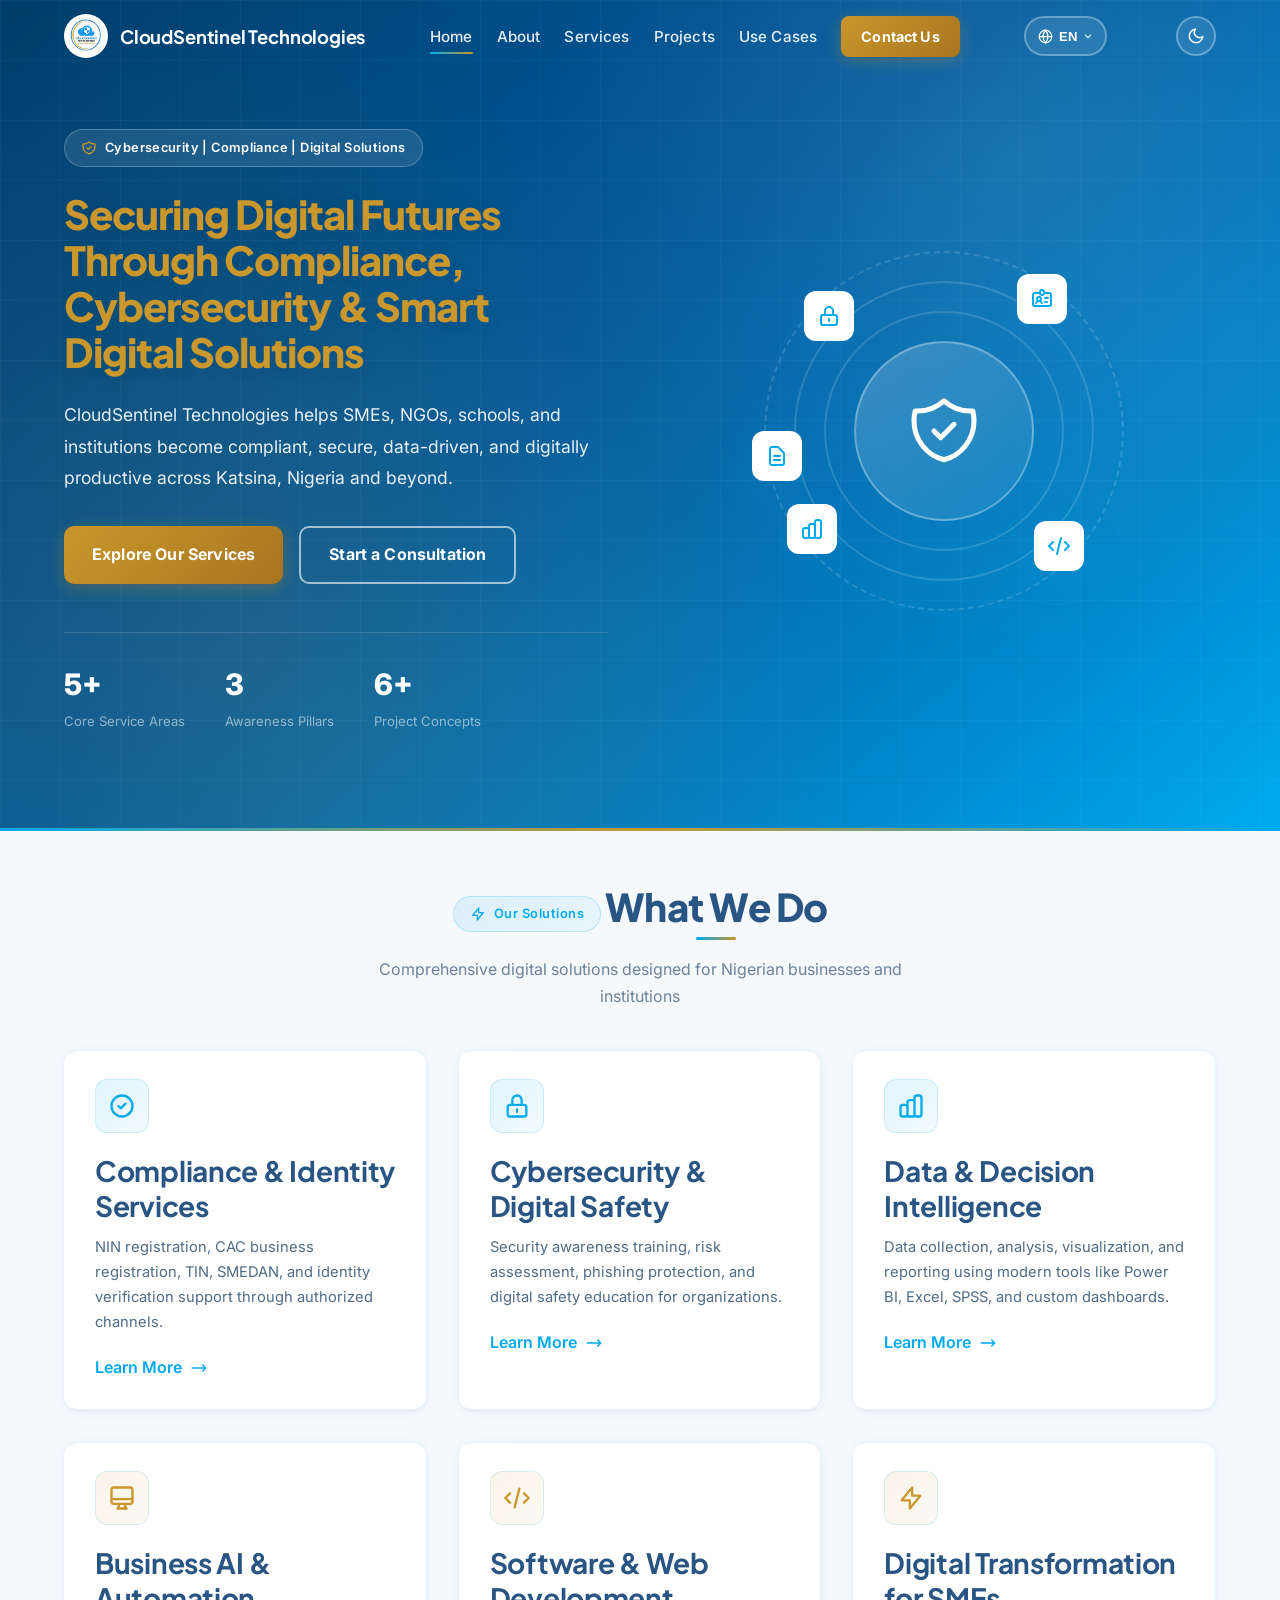
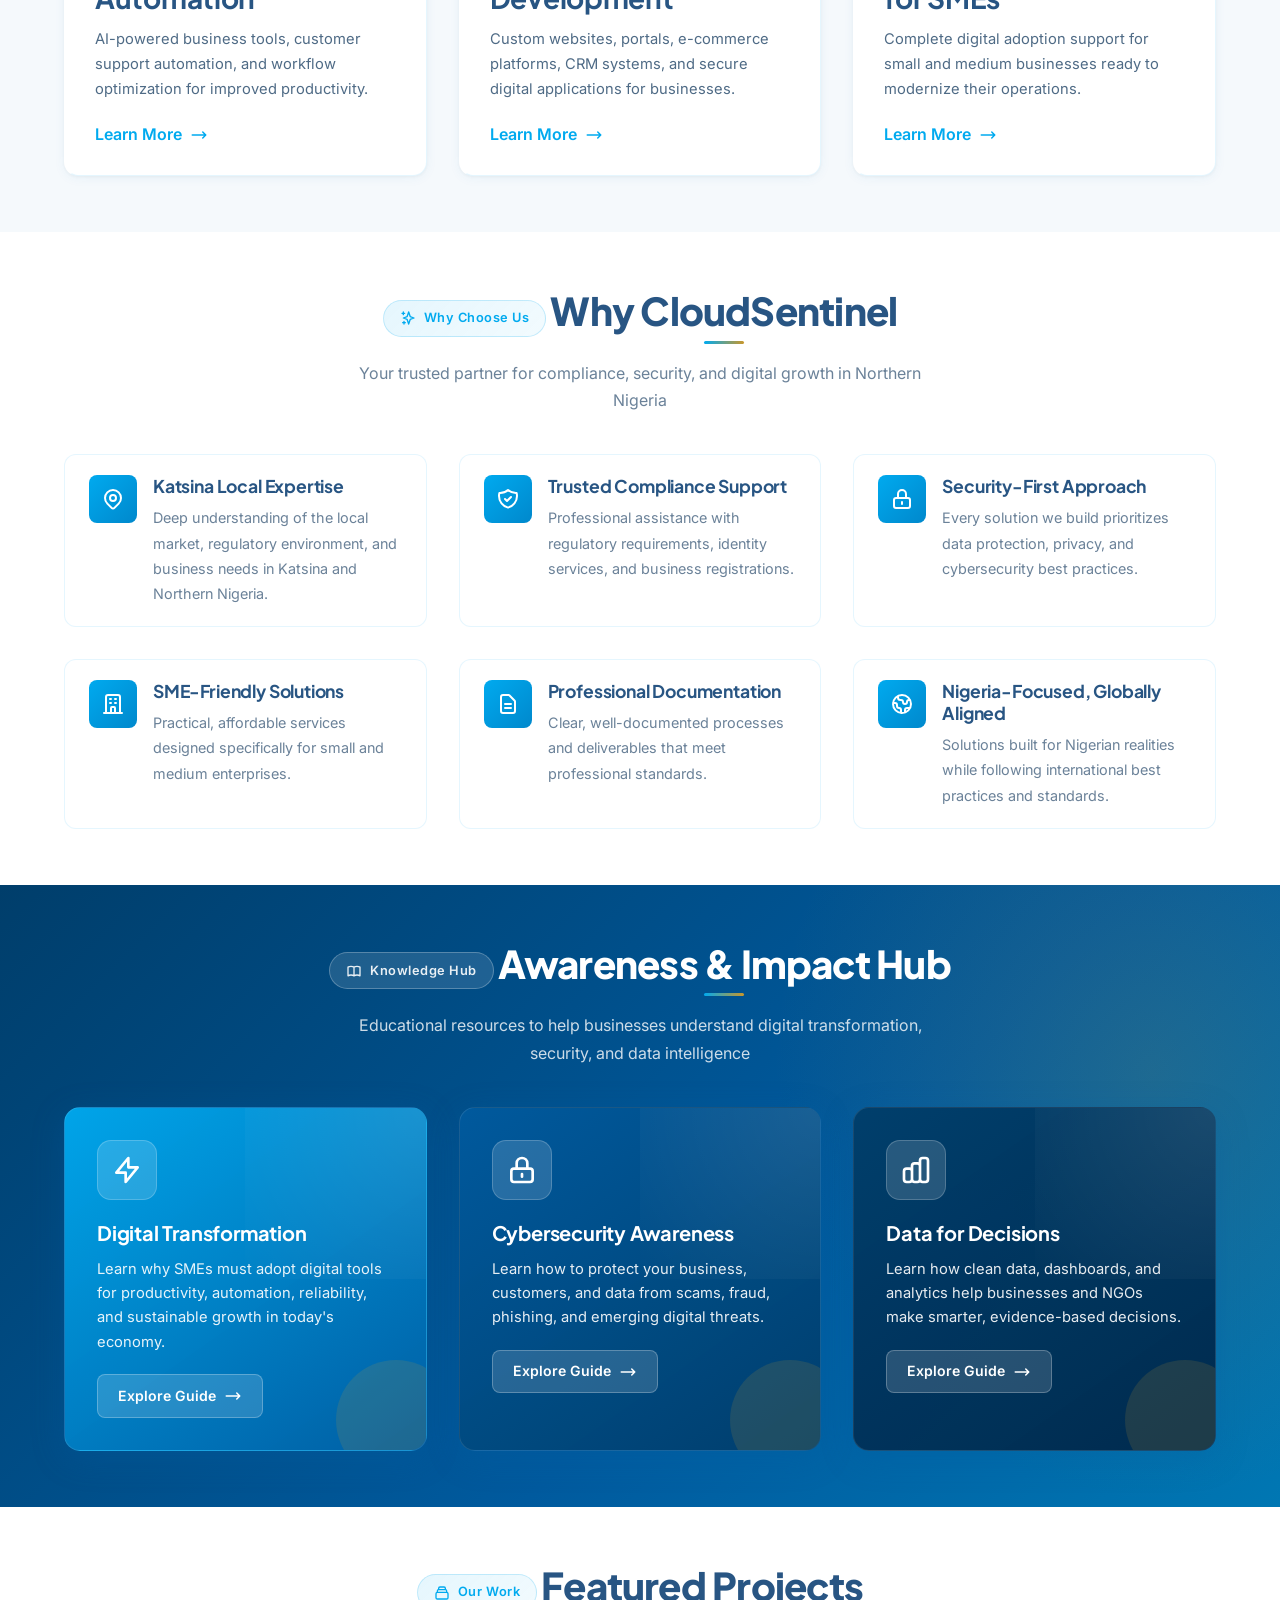
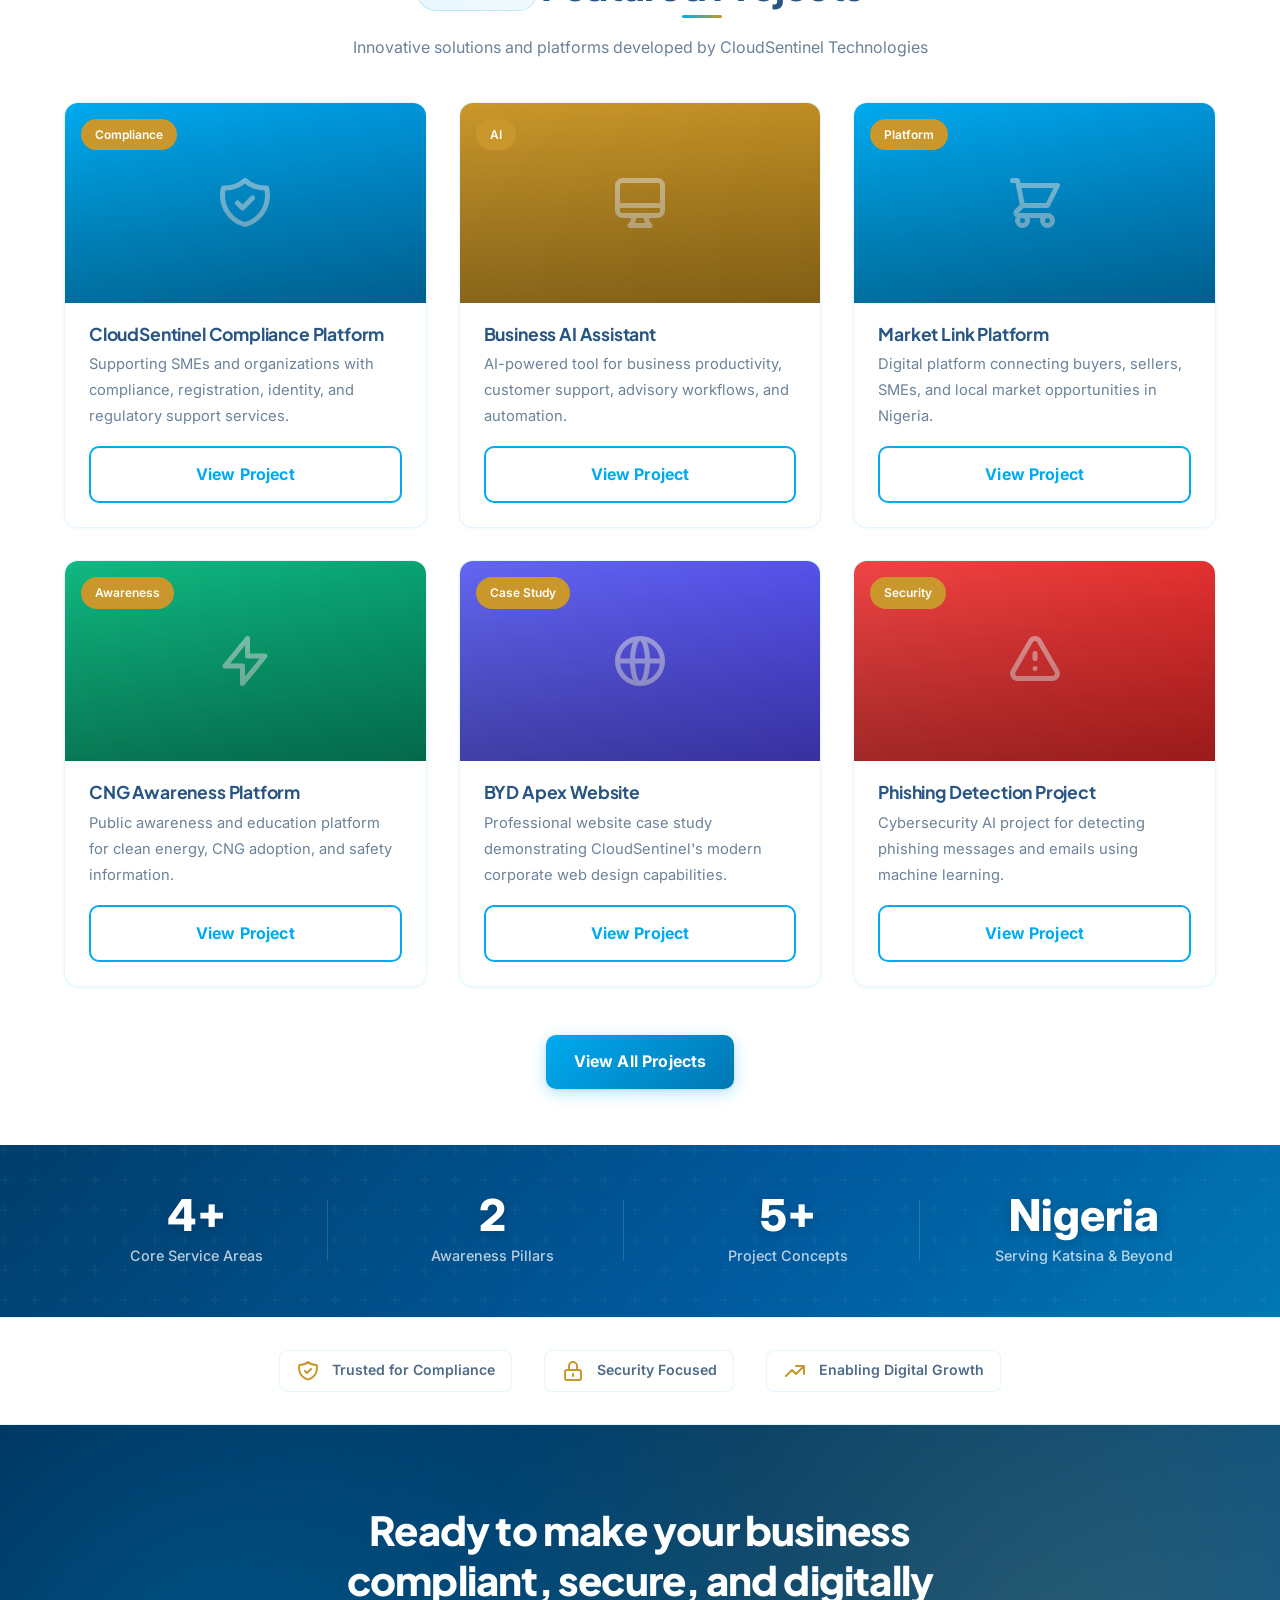
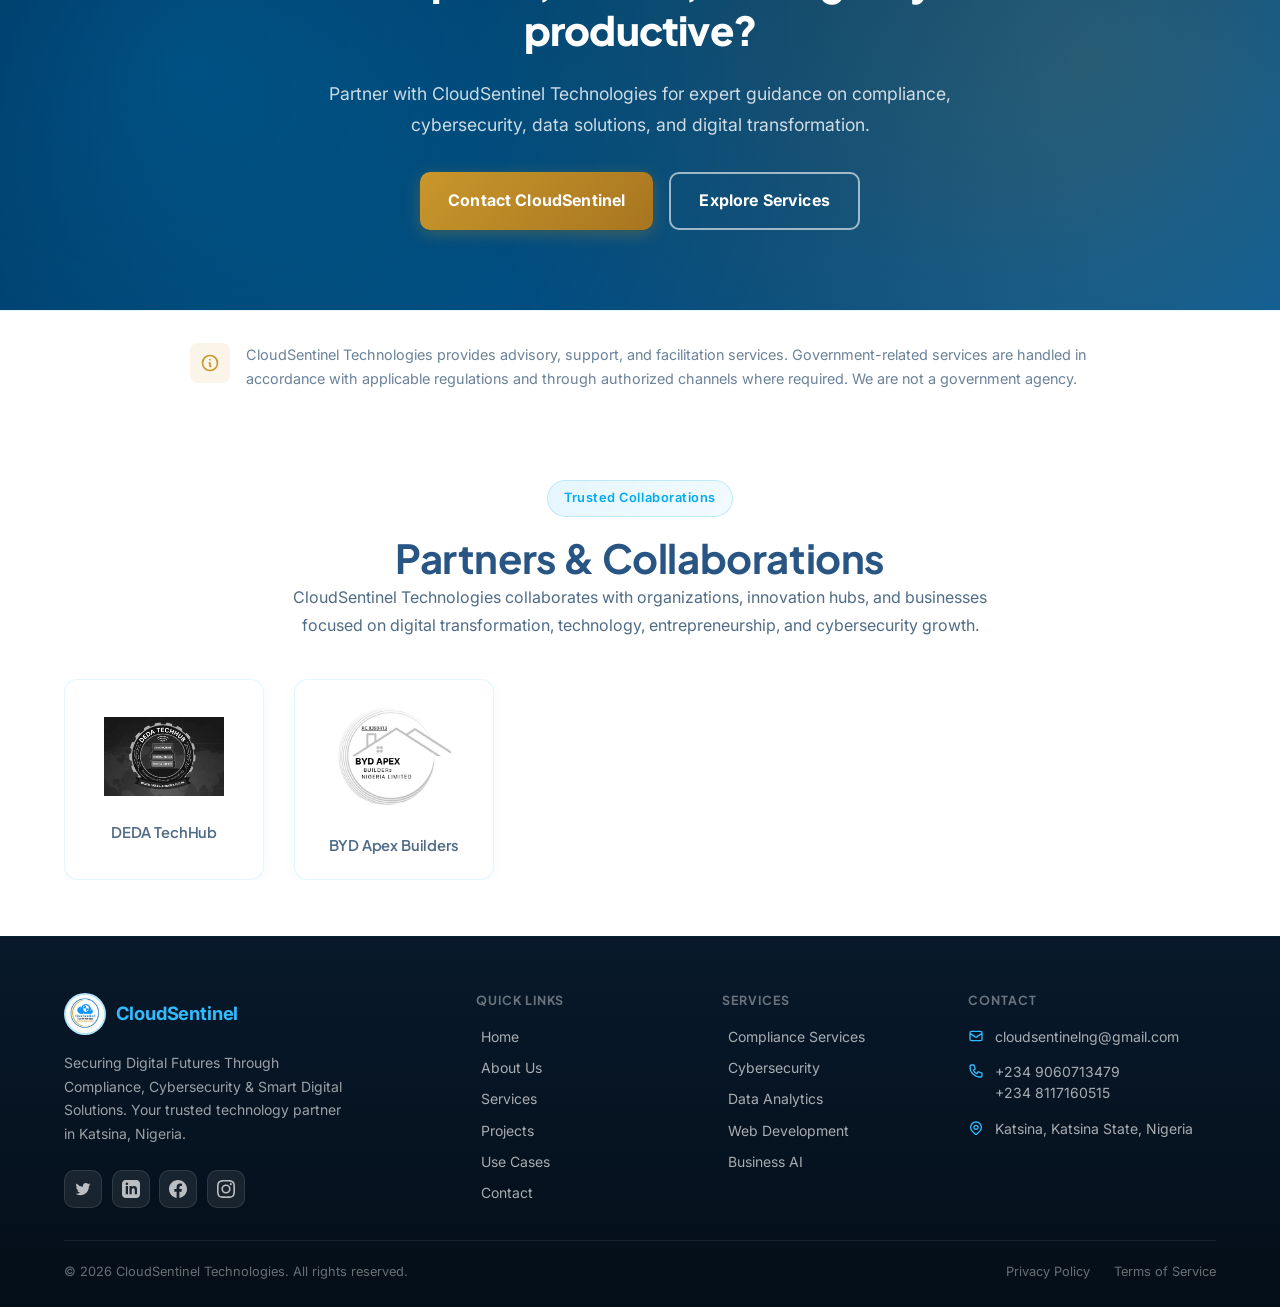
<file: index.html>
<!DOCTYPE html>
<html lang="en" data-theme="">

<head>
    <meta charset="UTF-8">
    <meta name="viewport" content="width=device-width, initial-scale=1.0">
    <meta name="description" content="CloudSentinel Technologies - Securing Digital Futures Through Compliance, Cybersecurity & Smart Digital Solutions. Trusted partner for SMEs, NGOs, schools, and institutions in Katsina, Nigeria.">
    <meta name="keywords" content="CloudSentinel, cybersecurity, compliance, digital transformation, NIN registration, CAC registration, data analytics, Katsina, Nigeria">
    <meta name="author" content="CloudSentinel Technologies">
    <meta name="theme-color" content="#00AAEF">

    <title>CloudSentinel Technologies - Securing Your Digital Future</title>

    <!-- Fonts -->
    <link rel="preconnect" href="https://fonts.googleapis.com">
    <link rel="preconnect" href="https://fonts.gstatic.com" crossorigin>
    <link href="https://fonts.googleapis.com/css2?family=Inter:wght@400;500;600;700&family=Plus+Jakarta+Sans:wght@500;600;700;800&display=swap" rel="stylesheet">

    <!-- Styles -->
    <link rel="stylesheet" href="css/style.css">
</head>

<body class="no-hub-bar">
    <!-- ── NAVBAR ─────────────────────────────────────────── -->
<nav class="navbar scrolled" id="mainNav">
    <div class="container">
        <a href="index.html" class="nav-logo">
            <img src="assets/logo.png" alt="CloudSentinel Technologies Logo">
            <span class="nav-logo-text">CloudSentinel Technologies</span>
        </a>

        <ul class="nav-menu">
            <li><a href="index.html" class="nav-link active" data-i18n="nav_home">Home</a></li>
            <li><a href="about.html" class="nav-link" data-i18n="nav_about">About</a></li>
            <li><a href="services.html" class="nav-link" data-i18n="nav_services">Services</a></li>
            <li><a href="projects.html" class="nav-link" data-i18n="nav_projects">Projects</a></li>
            <li><a href="use-cases.html" class="nav-link" data-i18n="nav_usecases">Use Cases</a></li>
            <li><a href="contact.html" class="btn btn-gold nav-cta" data-i18n="nav_contact">Contact Us</a></li>
        </ul>

        <button class="nav-toggle" aria-label="Toggle navigation">
            <span></span>
            <span></span>
            <span></span>
        </button>
    </div>
    <div class="nav-overlay"></div>
</nav>

<!-- Hub breadcrumb bar (keeps page context for users) -->
<div class="hub-bar-strip">
    <div class="container hub-bar-inner">
        <span class="hub-back">
            <svg width="14" height="14" fill="none" stroke="currentColor" viewBox="0 0 24 24">
                <path stroke-linecap="round" stroke-linejoin="round" stroke-width="2" d="M15 19l-7-7 7-7"/>
            </svg>
            <a href="index.html#awareness">Knowledge Hub</a>
        </span>
        <div class="hub-pills">
            <a href="cloudsentinel-digitalization.html" class="hub-pill">🚀 Digital Transformation</a>
            <a href="cloudsentinel-cybersecurity.html" class="hub-pill">🛡️ Cybersecurity</a>
            <a href="cloudsentinel-data-insights.html" class="hub-pill">📊 Data Insights</a>
        </div>
    </div>
</div>

    <!-- Hero Section -->
    <section class="hero">
        <div class="hero-grid"></div>
        <div class="container">
            <div class="hero-content">
                <div class="hero-text">
                    <div class="hero-badge">
                        <svg fill="none" stroke="currentColor" viewBox="0 0 24 24">
              <path stroke-linecap="round" stroke-linejoin="round" stroke-width="2" d="M9 12l2 2 4-4m5.618-4.016A11.955 11.955 0 0112 2.944a11.955 11.955 0 01-8.618 3.04A12.02 12.02 0 003 9c0 5.591 3.824 10.29 9 11.622 5.176-1.332 9-6.03 9-11.622 0-1.042-.133-2.052-.382-3.016z"/>
            </svg> Cybersecurity | Compliance | Digital Solutions
                    </div>
                    
                    <h2 class="hero-title">
                    <span data-i18n="hero_title_1">Securing Digital Futures</span>
                    <span data-i18n="hero_title_2">Through</span>
                    <span class="text-gold" data-i18n="hero_title_3">Compliance,
                    Cybersecurity</span>
                    <span data-i18n="hero_title_4">& Smart Digital Solutions</span>
                    </h2>

                    <p class="hero-description">
                        CloudSentinel Technologies helps SMEs, NGOs, schools, and institutions become compliant, secure, data-driven, and digitally productive across Katsina, Nigeria and beyond.
                    </p>

                    <div class="hero-buttons">
                        <a href="services.html" class="btn btn-gold">Explore Our Services</a>
                        <a href="contact.html" class="btn btn-outline">Start a Consultation</a>
                    </div>

                    <div class="hero-stats">
                        <div class="stat-item">
                            <span class="stat-number" data-count="5" data-suffix="+">0+</span>
                            <span class="stat-label">Core Service Areas</span>
                        </div>
                        <div class="stat-item">
                            <span class="stat-number" data-count="3" data-suffix="">0</span>
                            <span class="stat-label">Awareness Pillars</span>
                        </div>
                        <div class="stat-item">
                            <span class="stat-number" data-count="6" data-suffix="+">0+</span>
                            <span class="stat-label">Project Concepts</span>
                        </div>
                    </div>
                </div>

                <div class="hero-visual">
                    <div class="hero-shield">
                        <div class="shield-main">
                            <svg fill="none" stroke="currentColor" viewBox="0 0 24 24">
                <path stroke-linecap="round" stroke-linejoin="round" stroke-width="1.5" d="M9 12l2 2 4-4m5.618-4.016A11.955 11.955 0 0112 2.944a11.955 11.955 0 01-8.618 3.04A12.02 12.02 0 003 9c0 5.591 3.824 10.29 9 11.622 5.176-1.332 9-6.03 9-11.622 0-1.042-.133-2.052-.382-3.016z"/>
              </svg>
                        </div>
                        <div class="shield-ring"></div>
                        <div class="shield-ring"></div>
                        <div class="shield-ring"></div>

                        <!-- Floating Icons -->
                        <div class="floating-icon">
                            <svg fill="none" stroke="currentColor" viewBox="0 0 24 24">
                <path stroke-linecap="round" stroke-linejoin="round" stroke-width="2" d="M12 15v2m-6 4h12a2 2 0 002-2v-6a2 2 0 00-2-2H6a2 2 0 00-2 2v6a2 2 0 002 2zm10-10V7a4 4 0 00-8 0v4h8z"/>
              </svg>
                        </div>
                        <div class="floating-icon">
                            <svg fill="none" stroke="currentColor" viewBox="0 0 24 24">
                <path stroke-linecap="round" stroke-linejoin="round" stroke-width="2" d="M10 6H5a2 2 0 00-2 2v9a2 2 0 002 2h14a2 2 0 002-2V8a2 2 0 00-2-2h-5m-4 0V5a2 2 0 114 0v1m-4 0a2 2 0 104 0m-5 8a2 2 0 100-4 2 2 0 000 4zm0 0c1.306 0 2.417.835 2.83 2M9 14a3.001 3.001 0 00-2.83 2M15 11h3m-3 4h2"/>
              </svg>
                        </div>
                        <div class="floating-icon">
                            <svg fill="none" stroke="currentColor" viewBox="0 0 24 24">
                <path stroke-linecap="round" stroke-linejoin="round" stroke-width="2" d="M9 19v-6a2 2 0 00-2-2H5a2 2 0 00-2 2v6a2 2 0 002 2h2a2 2 0 002-2zm0 0V9a2 2 0 012-2h2a2 2 0 012 2v10m-6 0a2 2 0 002 2h2a2 2 0 002-2m0 0V5a2 2 0 012-2h2a2 2 0 012 2v14a2 2 0 01-2 2h-2a2 2 0 01-2-2z"/>
              </svg>
                        </div>
                        <div class="floating-icon">
                            <svg fill="none" stroke="currentColor" viewBox="0 0 24 24">
                <path stroke-linecap="round" stroke-linejoin="round" stroke-width="2" d="M10 20l4-16m4 4l4 4-4 4M6 16l-4-4 4-4"/>
              </svg>
                        </div>
                        <div class="floating-icon">
                            <svg fill="none" stroke="currentColor" viewBox="0 0 24 24">
                <path stroke-linecap="round" stroke-linejoin="round" stroke-width="2" d="M9 12h6m-6 4h6m2 5H7a2 2 0 01-2-2V5a2 2 0 012-2h5.586a1 1 0 01.707.293l5.414 5.414a1 1 0 01.293.707V19a2 2 0 01-2 2z"/>
              </svg>
                        </div>
                    </div>
                </div>
            </div>
        </div>
    </section>

    <!-- What We Do Section -->
    <section id="services">
        <div class="container">
            <div class="section-header reveal">
                <span class="section-badge">
          <svg width="16" height="16" fill="none" stroke="currentColor" viewBox="0 0 24 24">
            <path stroke-linecap="round" stroke-linejoin="round" stroke-width="2" d="M13 10V3L4 14h7v7l9-11h-7z"/>
          </svg>
          Our Solutions
        </span>
                <h2 class="section-title">What We Do</h2>
                <p class="section-subtitle">Comprehensive digital solutions designed for Nigerian businesses and institutions</p>
            </div>

            <div class="grid grid-3">
                <div class="card service-card reveal stagger-1">
                    <div class="card-icon">
                        <svg fill="none" stroke="currentColor" viewBox="0 0 24 24">
              <path stroke-linecap="round" stroke-linejoin="round" stroke-width="2" d="M9 12l2 2 4-4m6 2a9 9 0 11-18 0 9 9 0 0118 0z"/>
            </svg>
                    </div>
                    <h3 class="card-title">Compliance & Identity Services</h3>
                    <p class="card-text">NIN registration, CAC business registration, TIN, SMEDAN, and identity verification support through authorized channels.</p>
                    <a href="services.html#compliance" class="card-link">
            Learn More
            <svg fill="none" stroke="currentColor" viewBox="0 0 24 24">
              <path stroke-linecap="round" stroke-linejoin="round" stroke-width="2" d="M17 8l4 4m0 0l-4 4m4-4H3"/>
            </svg>
          </a>
                </div>

                <div class="card service-card reveal stagger-2">
                    <div class="card-icon">
                        <svg fill="none" stroke="currentColor" viewBox="0 0 24 24">
              <path stroke-linecap="round" stroke-linejoin="round" stroke-width="2" d="M12 15v2m-6 4h12a2 2 0 002-2v-6a2 2 0 00-2-2H6a2 2 0 00-2 2v6a2 2 0 002 2zm10-10V7a4 4 0 00-8 0v4h8z"/>
            </svg>
                    </div>
                    <h3 class="card-title">Cybersecurity & Digital Safety</h3>
                    <p class="card-text">Security awareness training, risk assessment, phishing protection, and digital safety education for organizations.</p>
                    <a href="services.html#security" class="card-link">
            Learn More
            <svg fill="none" stroke="currentColor" viewBox="0 0 24 24">
              <path stroke-linecap="round" stroke-linejoin="round" stroke-width="2" d="M17 8l4 4m0 0l-4 4m4-4H3"/>
            </svg>
          </a>
                </div>

                <div class="card service-card reveal stagger-3">
                    <div class="card-icon">
                        <svg fill="none" stroke="currentColor" viewBox="0 0 24 24">
              <path stroke-linecap="round" stroke-linejoin="round" stroke-width="2" d="M9 19v-6a2 2 0 00-2-2H5a2 2 0 00-2 2v6a2 2 0 002 2h2a2 2 0 002-2zm0 0V9a2 2 0 012-2h2a2 2 0 012 2v10m-6 0a2 2 0 002 2h2a2 2 0 002-2m0 0V5a2 2 0 012-2h2a2 2 0 012 2v14a2 2 0 01-2 2h-2a2 2 0 01-2-2z"/>
            </svg>
                    </div>
                    <h3 class="card-title">Data & Decision Intelligence</h3>
                    <p class="card-text">Data collection, analysis, visualization, and reporting using modern tools like Power BI, Excel, SPSS, and custom dashboards.</p>
                    <a href="services.html#data" class="card-link">
            Learn More
            <svg fill="none" stroke="currentColor" viewBox="0 0 24 24">
              <path stroke-linecap="round" stroke-linejoin="round" stroke-width="2" d="M17 8l4 4m0 0l-4 4m4-4H3"/>
            </svg>
          </a>
                </div>

                <div class="card service-card reveal stagger-4">
                    <div class="card-icon gold">
                        <svg fill="none" stroke="currentColor" viewBox="0 0 24 24">
              <path stroke-linecap="round" stroke-linejoin="round" stroke-width="2" d="M9.75 17L9 20l-1 1h8l-1-1-.75-3M3 13h18M5 17h14a2 2 0 002-2V5a2 2 0 00-2-2H5a2 2 0 00-2 2v10a2 2 0 002 2z"/>
            </svg>
                    </div>
                    <h3 class="card-title">Business AI & Automation</h3>
                    <p class="card-text">AI-powered business tools, customer support automation, and workflow optimization for improved productivity.</p>
                    <a href="services.html#ai" class="card-link">
            Learn More
            <svg fill="none" stroke="currentColor" viewBox="0 0 24 24">
              <path stroke-linecap="round" stroke-linejoin="round" stroke-width="2" d="M17 8l4 4m0 0l-4 4m4-4H3"/>
            </svg>
          </a>
                </div>

                <div class="card service-card reveal stagger-5">
                    <div class="card-icon gold">
                        <svg fill="none" stroke="currentColor" viewBox="0 0 24 24">
              <path stroke-linecap="round" stroke-linejoin="round" stroke-width="2" d="M10 20l4-16m4 4l4 4-4 4M6 16l-4-4 4-4"/>
            </svg>
                    </div>
                    <h3 class="card-title">Software & Web Development</h3>
                    <p class="card-text">Custom websites, portals, e-commerce platforms, CRM systems, and secure digital applications for businesses.</p>
                    <a href="services.html#development" class="card-link">
            Learn More
            <svg fill="none" stroke="currentColor" viewBox="0 0 24 24">
              <path stroke-linecap="round" stroke-linejoin="round" stroke-width="2" d="M17 8l4 4m0 0l-4 4m4-4H3"/>
            </svg>
          </a>
                </div>

                <div class="card service-card reveal stagger-6">
                    <div class="card-icon gold">
                        <svg fill="none" stroke="currentColor" viewBox="0 0 24 24">
              <path stroke-linecap="round" stroke-linejoin="round" stroke-width="2" d="M13 10V3L4 14h7v7l9-11h-7z"/>
            </svg>
                    </div>
                    <h3 class="card-title">Digital Transformation for SMEs</h3>
                    <p class="card-text">Complete digital adoption support for small and medium businesses ready to modernize their operations.</p>
                    <a href="services.html#transformation" class="card-link">
            Learn More
            <svg fill="none" stroke="currentColor" viewBox="0 0 24 24">
              <path stroke-linecap="round" stroke-linejoin="round" stroke-width="2" d="M17 8l4 4m0 0l-4 4m4-4H3"/>
            </svg>
          </a>
                </div>
            </div>
        </div>
    </section>

    <!-- Why CloudSentinel Section -->
    <section class="why-section">
        <div class="container">
            <div class="section-header reveal">
                <span class="section-badge">
          <svg width="16" height="16" fill="none" stroke="currentColor" viewBox="0 0 24 24">
            <path stroke-linecap="round" stroke-linejoin="round" stroke-width="2" d="M5 3v4M3 5h4M6 17v4m-2-2h4m5-16l2.286 6.857L21 12l-5.714 2.143L13 21l-2.286-6.857L5 12l5.714-2.143L13 3z"/>
          </svg>
          Why Choose Us
        </span>
                <h2 class="section-title">Why CloudSentinel</h2>
                <p class="section-subtitle">Your trusted partner for compliance, security, and digital growth in Northern Nigeria</p>
            </div>

            <div class="why-grid">
                <div class="why-item reveal stagger-1">
                    <div class="why-icon">
                        <svg fill="none" stroke="currentColor" viewBox="0 0 24 24">
              <path stroke-linecap="round" stroke-linejoin="round" stroke-width="2" d="M17.657 16.657L13.414 20.9a1.998 1.998 0 01-2.827 0l-4.244-4.243a8 8 0 1111.314 0z"/>
              <path stroke-linecap="round" stroke-linejoin="round" stroke-width="2" d="M15 11a3 3 0 11-6 0 3 3 0 016 0z"/>
            </svg>
                    </div>
                    <div class="why-content">
                        <h4>Katsina Local Expertise</h4>
                        <p>Deep understanding of the local market, regulatory environment, and business needs in Katsina and Northern Nigeria.</p>
                    </div>
                </div>

                <div class="why-item reveal stagger-2">
                    <div class="why-icon">
                        <svg fill="none" stroke="currentColor" viewBox="0 0 24 24">
              <path stroke-linecap="round" stroke-linejoin="round" stroke-width="2" d="M9 12l2 2 4-4m5.618-4.016A11.955 11.955 0 0112 2.944a11.955 11.955 0 01-8.618 3.04A12.02 12.02 0 003 9c0 5.591 3.824 10.29 9 11.622 5.176-1.332 9-6.03 9-11.622 0-1.042-.133-2.052-.382-3.016z"/>
            </svg>
                    </div>
                    <div class="why-content">
                        <h4>Trusted Compliance Support</h4>
                        <p>Professional assistance with regulatory requirements, identity services, and business registrations.</p>
                    </div>
                </div>

                <div class="why-item reveal stagger-3">
                    <div class="why-icon">
                        <svg fill="none" stroke="currentColor" viewBox="0 0 24 24">
              <path stroke-linecap="round" stroke-linejoin="round" stroke-width="2" d="M12 15v2m-6 4h12a2 2 0 002-2v-6a2 2 0 00-2-2H6a2 2 0 00-2 2v6a2 2 0 002 2zm10-10V7a4 4 0 00-8 0v4h8z"/>
            </svg>
                    </div>
                    <div class="why-content">
                        <h4>Security-First Approach</h4>
                        <p>Every solution we build prioritizes data protection, privacy, and cybersecurity best practices.</p>
                    </div>
                </div>

                <div class="why-item reveal stagger-4">
                    <div class="why-icon">
                        <svg fill="none" stroke="currentColor" viewBox="0 0 24 24">
              <path stroke-linecap="round" stroke-linejoin="round" stroke-width="2" d="M19 21V5a2 2 0 00-2-2H7a2 2 0 00-2 2v16m14 0h2m-2 0h-5m-9 0H3m2 0h5M9 7h1m-1 4h1m4-4h1m-1 4h1m-5 10v-5a1 1 0 011-1h2a1 1 0 011 1v5m-4 0h4"/>
            </svg>
                    </div>
                    <div class="why-content">
                        <h4>SME-Friendly Solutions</h4>
                        <p>Practical, affordable services designed specifically for small and medium enterprises.</p>
                    </div>
                </div>

                <div class="why-item reveal stagger-5">
                    <div class="why-icon">
                        <svg fill="none" stroke="currentColor" viewBox="0 0 24 24">
              <path stroke-linecap="round" stroke-linejoin="round" stroke-width="2" d="M9 12h6m-6 4h6m2 5H7a2 2 0 01-2-2V5a2 2 0 012-2h5.586a1 1 0 01.707.293l5.414 5.414a1 1 0 01.293.707V19a2 2 0 01-2 2z"/>
            </svg>
                    </div>
                    <div class="why-content">
                        <h4>Professional Documentation</h4>
                        <p>Clear, well-documented processes and deliverables that meet professional standards.</p>
                    </div>
                </div>

                <div class="why-item reveal stagger-6">
                    <div class="why-icon">
                        <svg fill="none" stroke="currentColor" viewBox="0 0 24 24">
              <path stroke-linecap="round" stroke-linejoin="round" stroke-width="2" d="M3.055 11H5a2 2 0 012 2v1a2 2 0 002 2 2 2 0 012 2v2.945M8 3.935V5.5A2.5 2.5 0 0010.5 8h.5a2 2 0 012 2 2 2 0 104 0 2 2 0 012-2h1.064M15 20.488V18a2 2 0 012-2h3.064M21 12a9 9 0 11-18 0 9 9 0 0118 0z"/>
            </svg>
                    </div>
                    <div class="why-content">
                        <h4>Nigeria-Focused, Globally Aligned</h4>
                        <p>Solutions built for Nigerian realities while following international best practices and standards.</p>
                    </div>
                </div>
            </div>
        </div>
    </section>

    <!-- Awareness & Impact Hub Section -->
    <section id="awareness">
        <div class="container">
            <div class="section-header reveal">
                <span class="section-badge">
          <svg width="16" height="16" fill="none" stroke="currentColor" viewBox="0 0 24 24">
            <path stroke-linecap="round" stroke-linejoin="round" stroke-width="2" d="M12 6.253v13m0-13C10.832 5.477 9.246 5 7.5 5S4.168 5.477 3 6.253v13C4.168 18.477 5.754 18 7.5 18s3.332.477 4.5 1.253m0-13C13.168 5.477 14.754 5 16.5 5c1.747 0 3.332.477 4.5 1.253v13C19.832 18.477 18.247 18 16.5 18c-1.746 0-3.332.477-4.5 1.253"/>
          </svg>
          Knowledge Hub
        </span>
                <h2 class="section-title">Awareness & Impact Hub</h2>
                <p class="section-subtitle">Educational resources to help businesses understand digital transformation, security, and data intelligence</p>
            </div>

            <div class="grid grid-3">
                <div class="awareness-card reveal stagger-1">
                    <div class="awareness-icon">
                        <svg fill="none" stroke="currentColor" viewBox="0 0 24 24">
              <path stroke-linecap="round" stroke-linejoin="round" stroke-width="2" d="M13 10V3L4 14h7v7l9-11h-7z"/>
            </svg>
                    </div>
                    <h3 class="awareness-title">Digital Transformation</h3>
                    <p class="awareness-text">Learn why SMEs must adopt digital tools for productivity, automation, reliability, and sustainable growth in today's economy.</p>
                    <a href="cloudsentinel-digitalization.html" class="awareness-link">
            Explore Guide
            <svg fill="none" stroke="currentColor" viewBox="0 0 24 24" width="18" height="18">
              <path stroke-linecap="round" stroke-linejoin="round" stroke-width="2" d="M17 8l4 4m0 0l-4 4m4-4H3"/>
            </svg>
          </a>
                </div>

                <div class="awareness-card reveal stagger-2">
                    <div class="awareness-icon">
                        <svg fill="none" stroke="currentColor" viewBox="0 0 24 24">
              <path stroke-linecap="round" stroke-linejoin="round" stroke-width="2" d="M12 15v2m-6 4h12a2 2 0 002-2v-6a2 2 0 00-2-2H6a2 2 0 00-2 2v6a2 2 0 002 2zm10-10V7a4 4 0 00-8 0v4h8z"/>
            </svg>
                    </div>
                    <h3 class="awareness-title">Cybersecurity Awareness</h3>
                    <p class="awareness-text">Learn how to protect your business, customers, and data from scams, fraud, phishing, and emerging digital threats.</p>
                    <a href="cloudsentinel-cybersecurity.html" class="awareness-link">
            Explore Guide
            <svg fill="none" stroke="currentColor" viewBox="0 0 24 24" width="18" height="18">
              <path stroke-linecap="round" stroke-linejoin="round" stroke-width="2" d="M17 8l4 4m0 0l-4 4m4-4H3"/>
            </svg>
          </a>
                </div>

                <div class="awareness-card reveal stagger-3">
                    <div class="awareness-icon">
                        <svg fill="none" stroke="currentColor" viewBox="0 0 24 24">
              <path stroke-linecap="round" stroke-linejoin="round" stroke-width="2" d="M9 19v-6a2 2 0 00-2-2H5a2 2 0 00-2 2v6a2 2 0 002 2h2a2 2 0 002-2zm0 0V9a2 2 0 012-2h2a2 2 0 012 2v10m-6 0a2 2 0 002 2h2a2 2 0 002-2m0 0V5a2 2 0 012-2h2a2 2 0 012 2v14a2 2 0 01-2 2h-2a2 2 0 01-2-2z"/>
            </svg>
                    </div>
                    <h3 class="awareness-title">Data for Decisions</h3>
                    <p class="awareness-text">Learn how clean data, dashboards, and analytics help businesses and NGOs make smarter, evidence-based decisions.</p>
                    <a href="cloudsentinel-data-insights.html" class="awareness-link">
            Explore Guide
            <svg fill="none" stroke="currentColor" viewBox="0 0 24 24" width="18" height="18">
              <path stroke-linecap="round" stroke-linejoin="round" stroke-width="2" d="M17 8l4 4m0 0l-4 4m4-4H3"/>
            </svg>
          </a>
                </div>
            </div>
        </div>
    </section>

    <!-- Featured Projects Section -->
    <section class="why-section" id="projects">
        <div class="container">
            <div class="section-header reveal">
                <span class="section-badge">
          <svg width="16" height="16" fill="none" stroke="currentColor" viewBox="0 0 24 24">
            <path stroke-linecap="round" stroke-linejoin="round" stroke-width="2" d="M19 11H5m14 0a2 2 0 012 2v6a2 2 0 01-2 2H5a2 2 0 01-2-2v-6a2 2 0 012-2m14 0V9a2 2 0 00-2-2M5 11V9a2 2 0 012-2m0 0V5a2 2 0 012-2h6a2 2 0 012 2v2M7 7h10"/>
          </svg>
          Our Work
        </span>
                <h2 class="section-title">Featured Projects</h2>
                <p class="section-subtitle">Innovative solutions and platforms developed by CloudSentinel Technologies</p>
            </div>

            <div class="grid grid-3">
                <div class="project-card reveal stagger-1">
                    <div class="project-image">
                        <span class="project-badge">Compliance</span>
                        <svg fill="none" stroke="currentColor" viewBox="0 0 24 24">
              <path stroke-linecap="round" stroke-linejoin="round" stroke-width="2" d="M9 12l2 2 4-4m5.618-4.016A11.955 11.955 0 0112 2.944a11.955 11.955 0 01-8.618 3.04A12.02 12.02 0 003 9c0 5.591 3.824 10.29 9 11.622 5.176-1.332 9-6.03 9-11.622 0-1.042-.133-2.052-.382-3.016z"/>
            </svg>
                    </div>
                    <div class="project-content">
                        <h4 class="project-title">CloudSentinel Compliance Platform</h4>
                        <p class="project-text">Supporting SMEs and organizations with compliance, registration, identity, and regulatory support services.</p>
                        <a href="projects.html" class="btn btn-secondary" style="width: 100%;">View Project</a>
                    </div>
                </div>

                <div class="project-card reveal stagger-2">
                    <div class="project-image" style="background: linear-gradient(135deg, var(--gold), var(--gold-dark));">
                        <span class="project-badge">AI</span>
                        <svg fill="none" stroke="currentColor" viewBox="0 0 24 24">
              <path stroke-linecap="round" stroke-linejoin="round" stroke-width="2" d="M9.75 17L9 20l-1 1h8l-1-1-.75-3M3 13h18M5 17h14a2 2 0 002-2V5a2 2 0 00-2-2H5a2 2 0 00-2 2v10a2 2 0 002 2z"/>
            </svg>
                    </div>
                    <div class="project-content">
                        <h4 class="project-title">Business AI Assistant</h4>
                        <p class="project-text">AI-powered tool for business productivity, customer support, advisory workflows, and automation.</p>
                        <a href="projects.html" class="btn btn-secondary" style="width: 100%;">View Project</a>
                    </div>
                </div>

                <div class="project-card reveal stagger-3">
                    <div class="project-image">
                        <span class="project-badge">Platform</span>
                        <svg fill="none" stroke="currentColor" viewBox="0 0 24 24">
              <path stroke-linecap="round" stroke-linejoin="round" stroke-width="2" d="M3 3h2l.4 2M7 13h10l4-8H5.4M7 13L5.4 5M7 13l-2.293 2.293c-.63.63-.184 1.707.707 1.707H17m0 0a2 2 0 100 4 2 2 0 000-4zm-8 2a2 2 0 11-4 0 2 2 0 014 0z"/>
            </svg>
                    </div>
                    <div class="project-content">
                        <h4 class="project-title">Market Link Platform</h4>
                        <p class="project-text">Digital platform connecting buyers, sellers, SMEs, and local market opportunities in Nigeria.</p>
                        <a href="projects.html" class="btn btn-secondary" style="width: 100%;">View Project</a>
                    </div>
                </div>

                <div class="project-card reveal stagger-4">
                    <div class="project-image" style="background: linear-gradient(135deg, #10B981, #059669);">
                        <span class="project-badge">Awareness</span>
                        <svg fill="none" stroke="currentColor" viewBox="0 0 24 24">
              <path stroke-linecap="round" stroke-linejoin="round" stroke-width="2" d="M13 10V3L4 14h7v7l9-11h-7z"/>
            </svg>
                    </div>
                    <div class="project-content">
                        <h4 class="project-title">CNG Awareness Platform</h4>
                        <p class="project-text">Public awareness and education platform for clean energy, CNG adoption, and safety information.</p>
                        <a href="projects.html" class="btn btn-secondary" style="width: 100%;">View Project</a>
                    </div>
                </div>

                <div class="project-card reveal stagger-5">
                    <div class="project-image" style="background: linear-gradient(135deg, #6366F1, #4F46E5);">
                        <span class="project-badge">Case Study</span>
                        <svg fill="none" stroke="currentColor" viewBox="0 0 24 24">
              <path stroke-linecap="round" stroke-linejoin="round" stroke-width="2" d="M21 12a9 9 0 01-9 9m9-9a9 9 0 00-9-9m9 9H3m9 9a9 9 0 01-9-9m9 9c1.657 0 3-4.03 3-9s-1.343-9-3-9m0 18c-1.657 0-3-4.03-3-9s1.343-9 3-9m-9 9a9 9 0 019-9"/>
            </svg>
                    </div>
                    <div class="project-content">
                        <h4 class="project-title">BYD Apex Website</h4>
                        <p class="project-text">Professional website case study demonstrating CloudSentinel's modern corporate web design capabilities.</p>
                        <a href="projects.html" class="btn btn-secondary" style="width: 100%;">View Project</a>
                    </div>
                </div>

                <div class="project-card reveal stagger-6">
                    <div class="project-image" style="background: linear-gradient(135deg, #EF4444, #DC2626);">
                        <span class="project-badge">Security</span>
                        <svg fill="none" stroke="currentColor" viewBox="0 0 24 24">
              <path stroke-linecap="round" stroke-linejoin="round" stroke-width="2" d="M12 9v2m0 4h.01m-6.938 4h13.856c1.54 0 2.502-1.667 1.732-3L13.732 4c-.77-1.333-2.694-1.333-3.464 0L3.34 16c-.77 1.333.192 3 1.732 3z"/>
            </svg>
                    </div>
                    <div class="project-content">
                        <h4 class="project-title">Phishing Detection Project</h4>
                        <p class="project-text">Cybersecurity AI project for detecting phishing messages and emails using machine learning.</p>
                        <a href="projects.html" class="btn btn-secondary" style="width: 100%;">View Project</a>
                    </div>
                </div>
            </div>

            <div class="text-center mt-5 reveal">
                <a href="projects.html" class="btn btn-primary">View All Projects</a>
            </div>
        </div>
    </section>

    <!-- Stats Section -->
    <section class="stats-section">
        <div class="container">
            <div class="stats-grid">
                <div class="stats-item reveal stagger-1">
                    <span class="stats-number" data-count="5" data-suffix="+">0+</span>
                    <span class="stats-label">Core Service Areas</span>
                </div>
                <div class="stats-item reveal stagger-2">
                    <span class="stats-number" data-count="3" data-suffix="">0</span>
                    <span class="stats-label">Awareness Pillars</span>
                </div>
                <div class="stats-item reveal stagger-3">
                    <span class="stats-number" data-count="6" data-suffix="+">0+</span>
                    <span class="stats-label">Project Concepts</span>
                </div>
                <div class="stats-item reveal stagger-4">
                    <span class="stats-number">Nigeria</span>
                    <span class="stats-label">Serving Katsina & Beyond</span>
                </div>
            </div>
        </div>
    </section>

    <!-- Trust Section -->
    <section class="trust-section">
        <div class="container">
            <div class="trust-content">
                <div class="trust-item">
                    <svg fill="none" stroke="currentColor" viewBox="0 0 24 24">
            <path stroke-linecap="round" stroke-linejoin="round" stroke-width="2" d="M9 12l2 2 4-4m5.618-4.016A11.955 11.955 0 0112 2.944a11.955 11.955 0 01-8.618 3.04A12.02 12.02 0 003 9c0 5.591 3.824 10.29 9 11.622 5.176-1.332 9-6.03 9-11.622 0-1.042-.133-2.052-.382-3.016z"/>
          </svg>
                    <span>Trusted for Compliance</span>
                </div>
                <div class="trust-item">
                    <svg fill="none" stroke="currentColor" viewBox="0 0 24 24">
            <path stroke-linecap="round" stroke-linejoin="round" stroke-width="2" d="M12 15v2m-6 4h12a2 2 0 002-2v-6a2 2 0 00-2-2H6a2 2 0 00-2 2v6a2 2 0 002 2zm10-10V7a4 4 0 00-8 0v4h8z"/>
          </svg>
                    <span>Security Focused</span>
                </div>
                <div class="trust-item">
                    <svg fill="none" stroke="currentColor" viewBox="0 0 24 24">
            <path stroke-linecap="round" stroke-linejoin="round" stroke-width="2" d="M13 7h8m0 0v8m0-8l-8 8-4-4-6 6"/>
          </svg>
                    <span>Enabling Digital Growth</span>
                </div>
            </div>
        </div>
    </section>

    <!-- CTA Section -->
    <section class="cta-section">
        <div class="container">
            <div class="cta-content reveal">
                <h2 class="cta-title">Ready to make your business compliant, secure, and digitally productive?</h2>
                <p class="cta-text">Partner with CloudSentinel Technologies for expert guidance on compliance, cybersecurity, data solutions, and digital transformation.</p>
                <div class="btn-group justify-center">
                    <a href="contact.html" class="btn btn-gold">Contact CloudSentinel</a>
                    <a href="services.html" class="btn btn-outline">Explore Services</a>
                </div>
            </div>
        </div>
    </section>

    <!-- Disclaimer Section -->
    <section class="disclaimer-section">
        <div class="container">
            <div class="disclaimer-content">
                <div class="disclaimer-icon">
                    <svg fill="none" stroke="currentColor" viewBox="0 0 24 24">
            <path stroke-linecap="round" stroke-linejoin="round" stroke-width="2" d="M13 16h-1v-4h-1m1-4h.01M21 12a9 9 0 11-18 0 9 9 0 0118 0z"/>
          </svg>
                </div>
                <p class="disclaimer-text">
                    CloudSentinel Technologies provides advisory, support, and facilitation services. Government-related services are handled in accordance with applicable regulations and through authorized channels where required. We are not a government agency.
                </p>
            </div>
        </div>
    </section>
    <section class="partners-section">
        <div class="container">

            <div class="section-header">
                <span class="section-badge">Trusted Collaborations</span>

                <h2>
                    Partners & Collaborations
                </h2>

                <p>
                    CloudSentinel Technologies collaborates with organizations, innovation hubs, and businesses focused on digital transformation, technology, entrepreneurship, and cybersecurity growth.
                </p>
            </div>

            <div class="partners-slider">

                <div class="partners-track">

                    <!-- Partner 1 -->
                    <div class="partner-card">
                        <img src="assets/deda-logo.jpg" alt="DEDA TechHub Logo">
                        <h4>DEDA TechHub</h4>
                    </div>

                    <!-- Partner 2 -->
                    <div class="partner-card">
                        <img src="assets/byd-logo.jpg" alt="BYD Apex Builders Logo">
                        <h4>BYD Apex Builders</h4>
                    </div>

                </div>

            </div>

        </div>
    </section>
   <!-- Footer -->
    <footer class="footer">
        <div class="container">
            <div class="footer-grid">
                <div class="footer-brand">
                    <div class="footer-logo">
                        <img src="assets/logo.png" alt="CloudSentinel Technologies">
                        <span>CloudSentinel</span>
                    </div>
                    <p class="footer-tagline">
                        Securing Digital Futures Through Compliance, Cybersecurity & Smart Digital Solutions. Your trusted technology partner in Katsina, Nigeria.
                    </p>
                    <div class="footer-social">
                        <a href="#" class="social-link" aria-label="Twitter">
                            <svg fill="currentColor" viewBox="0 0 24 24">
                <path d="M8.29 20.251c7.547 0 11.675-6.253 11.675-11.675 0-.178 0-.355-.012-.53A8.348 8.348 0 0022 5.92a8.19 8.19 0 01-2.357.646 4.118 4.118 0 001.804-2.27 8.224 8.224 0 01-2.605.996 4.107 4.107 0 00-6.993 3.743 11.65 11.65 0 01-8.457-4.287 4.106 4.106 0 001.27 5.477A4.072 4.072 0 012.8 9.713v.052a4.105 4.105 0 003.292 4.022 4.095 4.095 0 01-1.853.07 4.108 4.108 0 003.834 2.85A8.233 8.233 0 012 18.407a11.616 11.616 0 006.29 1.84"/>
              </svg>
                        </a>
                        <a href="#" class="social-link" aria-label="LinkedIn">
                            <svg fill="currentColor" viewBox="0 0 24 24">
                <path d="M19 0h-14c-2.761 0-5 2.239-5 5v14c0 2.761 2.239 5 5 5h14c2.762 0 5-2.239 5-5v-14c0-2.761-2.238-5-5-5zm-11 19h-3v-11h3v11zm-1.5-12.268c-.966 0-1.75-.79-1.75-1.764s.784-1.764 1.75-1.764 1.75.79 1.75 1.764-.783 1.764-1.75 1.764zm13.5 12.268h-3v-5.604c0-3.368-4-3.113-4 0v5.604h-3v-11h3v1.765c1.396-2.586 7-2.777 7 2.476v6.759z"/>
              </svg>
                        </a>
                        <a href="#" class="social-link" aria-label="Facebook">
                            <svg fill="currentColor" viewBox="0 0 24 24">
                <path d="M24 12.073c0-6.627-5.373-12-12-12s-12 5.373-12 12c0 5.99 4.388 10.954 10.125 11.854v-8.385H7.078v-3.47h3.047V9.43c0-3.007 1.792-4.669 4.533-4.669 1.312 0 2.686.235 2.686.235v2.953H15.83c-1.491 0-1.956.925-1.956 1.874v2.25h3.328l-.532 3.47h-2.796v8.385C19.612 23.027 24 18.062 24 12.073z"/>
              </svg>
                        </a>
                        <a href="#" class="social-link" aria-label="Instagram">
                            <svg fill="currentColor" viewBox="0 0 24 24">
                                <path d="M12 2.163c3.204 0 3.584.012 4.85.07 3.252.148 4.771 1.691 4.919 4.919.058 1.265.069 1.645.069 4.849 0 3.205-.012 3.584-.069 4.849-.149 3.225-1.664 4.771-4.919 4.919-1.266.058-1.644.07-4.85.07-3.204 0-3.584-.012-4.849-.07-3.26-.149-4.771-1.699-4.919-4.92-.058-1.265-.07-1.644-.07-4.849 0-3.204.013-3.583.07-4.849.149-3.227 1.664-4.771 4.919-4.919 1.266-.057 1.645-.069 4.849-.069zM12 0C8.741 0 8.333.014 7.053.072 2.695.272.273 2.69.073 7.052.014 8.333 0 8.741 0 12c0 3.259.014 3.668.072 4.948.2 4.358 2.618 6.78 6.98 6.98C8.333 23.986 8.741 24 12 24c3.259 0 3.668-.014 4.948-.072 4.354-.2 6.782-2.618 6.979-6.98.059-1.28.073-1.689.073-4.948 0-3.259-.014-3.667-.072-4.947-.196-4.354-2.617-6.78-6.979-6.98C15.668.014 15.259 0 12 0zm0 5.838a6.162 6.162 0 100 12.324 6.162 6.162 0 000-12.324zM12 16a4 4 0 110-8 4 4 0 010 8zm6.406-11.845a1.44 1.44 0 100 2.881 1.44 1.44 0 000-2.881z"/>
                            </svg>
                        </a>
                    </div>
                </div>

                <div class="footer-column">
                    <h4 class="footer-title">Quick Links</h4>
                    <ul class="footer-links">
                        <li><a href="index.html" class="footer-link">Home</a></li>
                        <li><a href="about.html" class="footer-link">About Us</a></li>
                        <li><a href="services.html" class="footer-link">Services</a></li>
                        <li><a href="projects.html" class="footer-link">Projects</a></li>
                        <li><a href="use-cases.html" class="footer-link">Use Cases</a></li>
                        <li><a href="contact.html" class="footer-link">Contact</a></li>
                    </ul>
                </div>

                <div class="footer-column">
                    <h4 class="footer-title">Services</h4>
                    <ul class="footer-links">
                        <li><a href="#compliance" class="footer-link">Compliance Services</a></li>
                        <li><a href="#security" class="footer-link">Cybersecurity</a></li>
                        <li><a href="#data" class="footer-link">Data Analytics</a></li>
                        <li><a href="#development" class="footer-link">Web Development</a></li>
                        <li><a href="#ai" class="footer-link">Business AI</a></li>
                    </ul>
                </div>

                <div class="footer-column">
                    <h4 class="footer-title">Contact</h4>
                    <div class="footer-contact-item">
                        <svg fill="none" stroke="currentColor" viewBox="0 0 24 24">
              <path stroke-linecap="round" stroke-linejoin="round" stroke-width="2" d="M3 8l7.89 5.26a2 2 0 002.22 0L21 8M5 19h14a2 2 0 002-2V7a2 2 0 00-2-2H5a2 2 0 00-2 2v10a2 2 0 002 2z"/>
            </svg>
                        <span>cloudsentinelng@gmail.com</span>
                    </div>
                    <div class="footer-contact-item">
                        <svg fill="none" stroke="currentColor" viewBox="0 0 24 24">
              <path stroke-linecap="round" stroke-linejoin="round" stroke-width="2" d="M3 5a2 2 0 012-2h3.28a1 1 0 01.948.684l1.498 4.493a1 1 0 01-.502 1.21l-2.257 1.13a11.042 11.042 0 005.516 5.516l1.13-2.257a1 1 0 011.21-.502l4.493 1.498a1 1 0 01.684.949V19a2 2 0 01-2 2h-1C9.716 21 3 14.284 3 6V5z"/>
            </svg>
                        <span>+234 9060713479<br>+234 8117160515</span>
                    </div>
                    <div class="footer-contact-item">
                        <svg fill="none" stroke="currentColor" viewBox="0 0 24 24">
              <path stroke-linecap="round" stroke-linejoin="round" stroke-width="2" d="M17.657 16.657L13.414 20.9a1.998 1.998 0 01-2.827 0l-4.244-4.243a8 8 0 1111.314 0z"/>
              <path stroke-linecap="round" stroke-linejoin="round" stroke-width="2" d="M15 11a3 3 0 11-6 0 3 3 0 016 0z"/>
            </svg>
                        <span>Katsina, Katsina State, Nigeria</span>
                    </div>
                </div>
            </div>

            <div class="footer-bottom">
                <p class="footer-copyright">&copy; 2026 CloudSentinel Technologies. All rights reserved.</p>
                <div class="footer-legal">
                    <a href="#">Privacy Policy</a>
                    <a href="#">Terms of Service</a>
                </div>
            </div>
        </div>
    </footer>

    <!-- Scripts -->
    <script src="js/main.js"></script>
    <script src="js/i18n.js"></script>
</body>

</html>
</file>
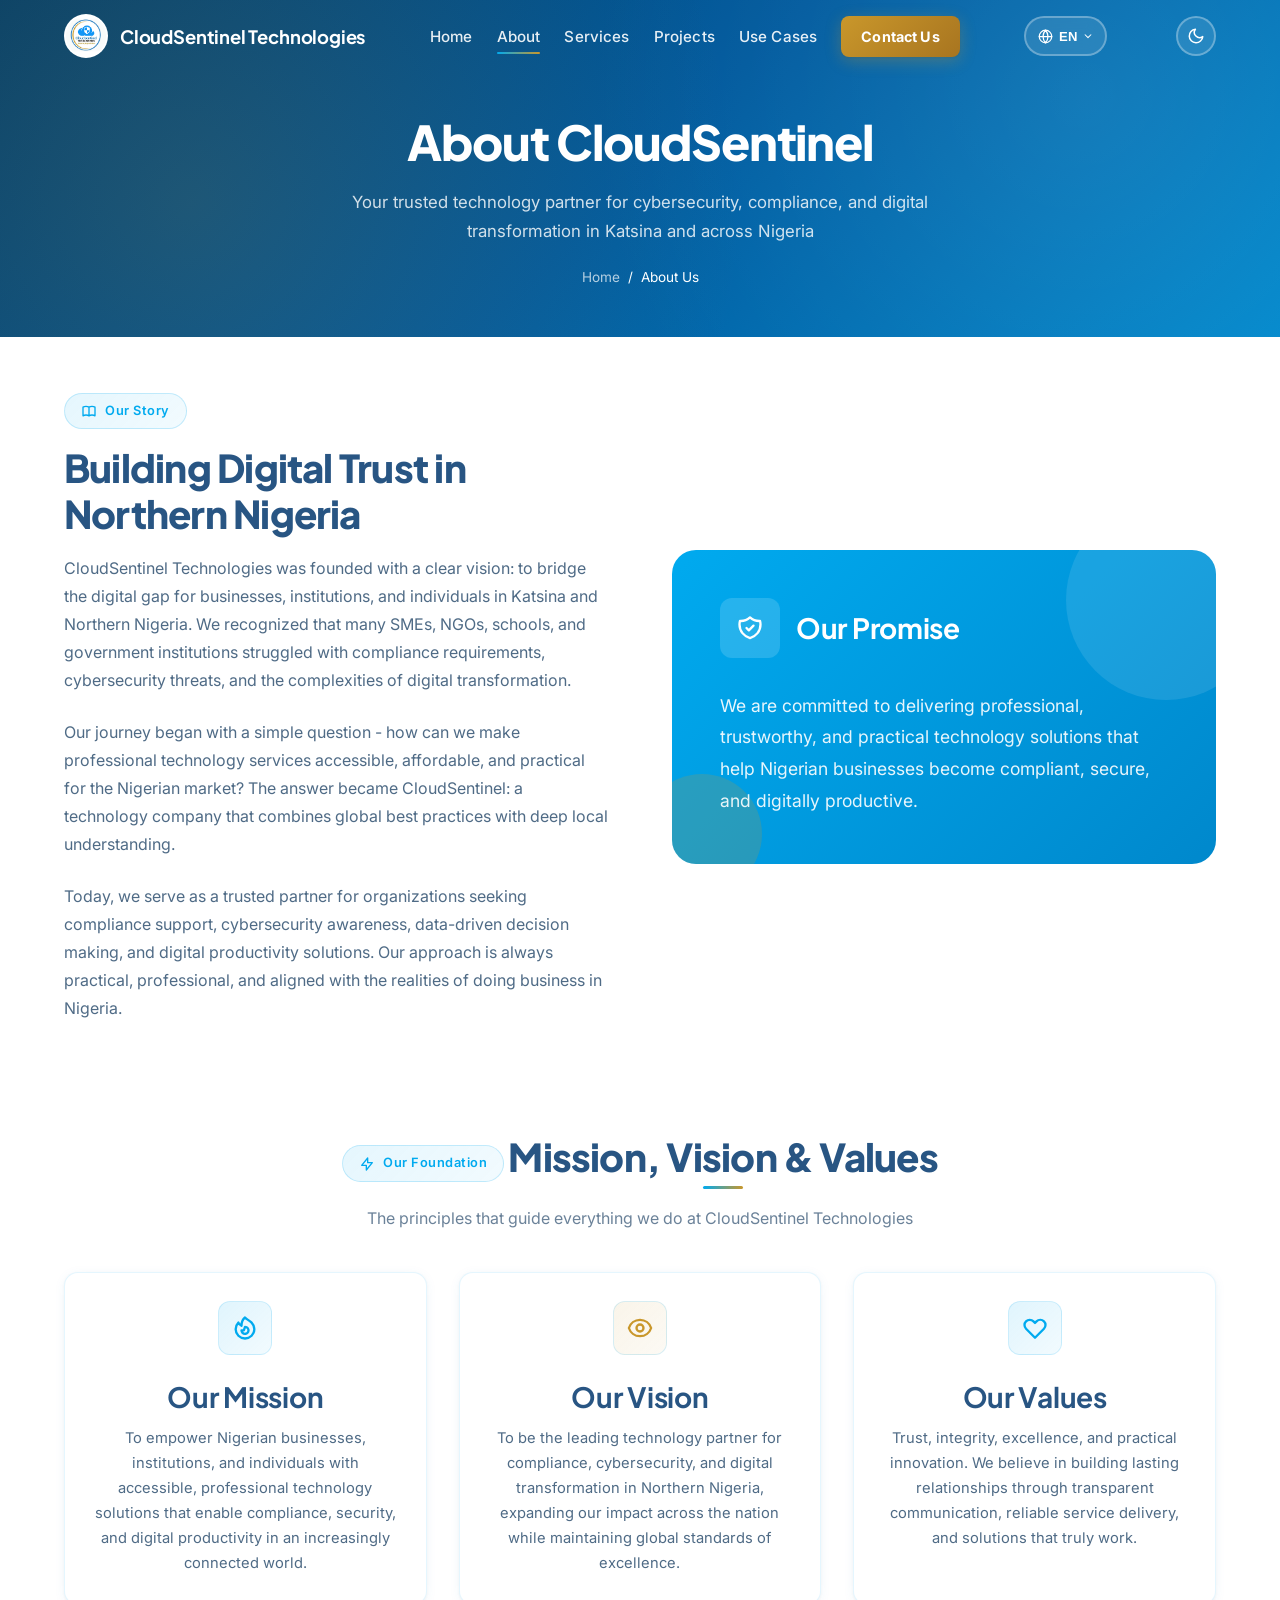
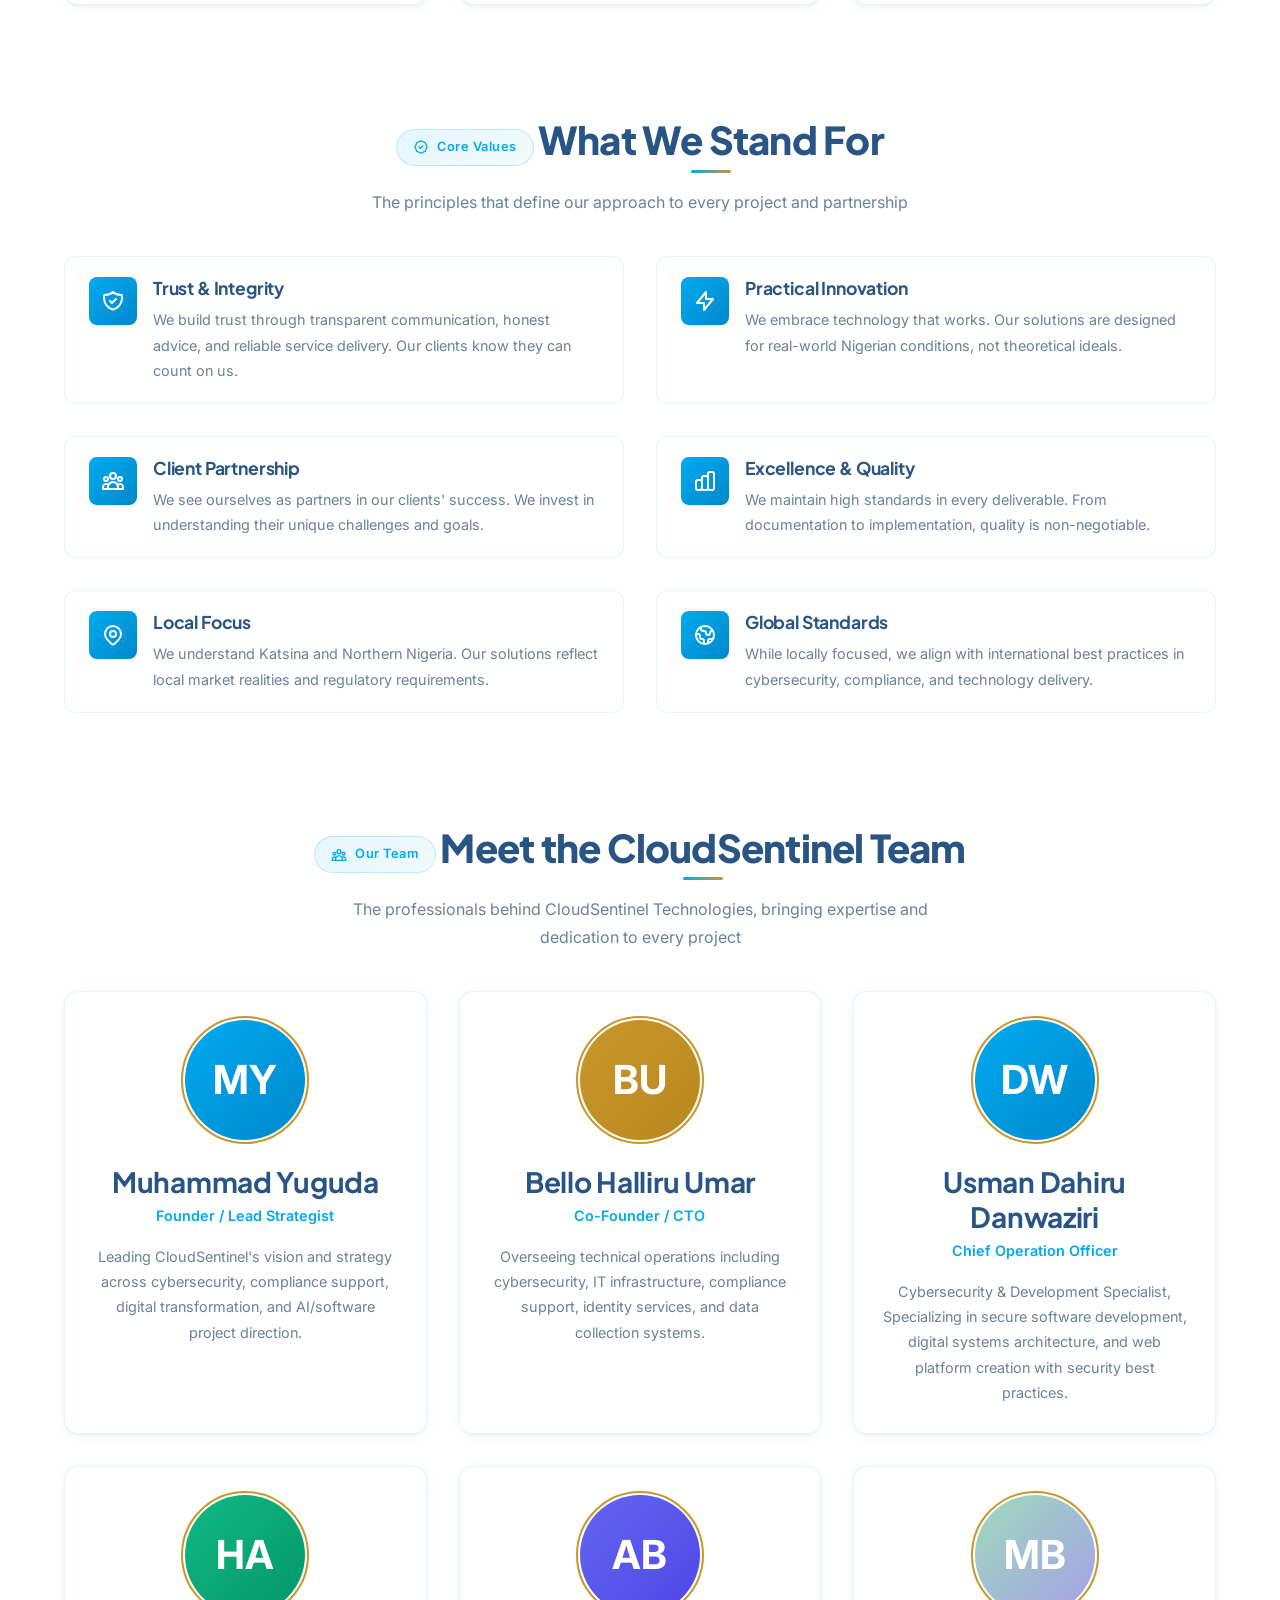
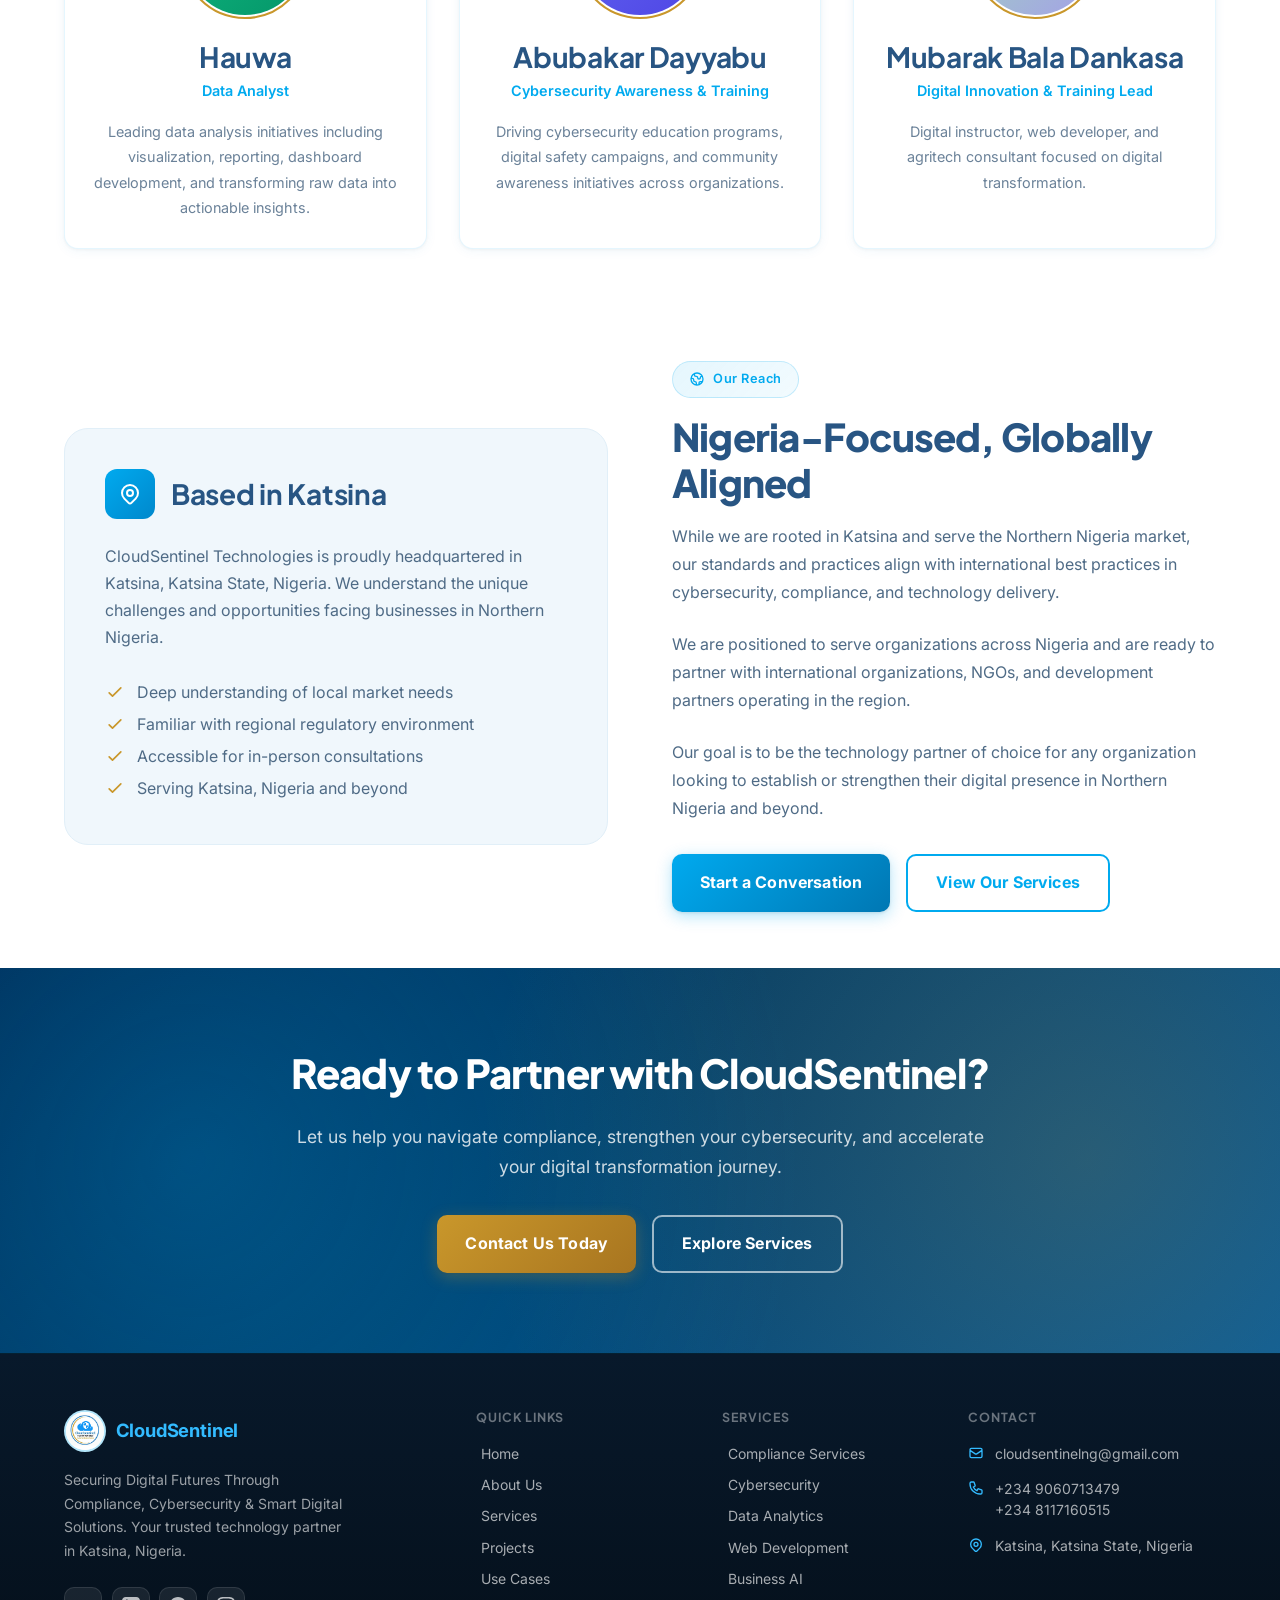
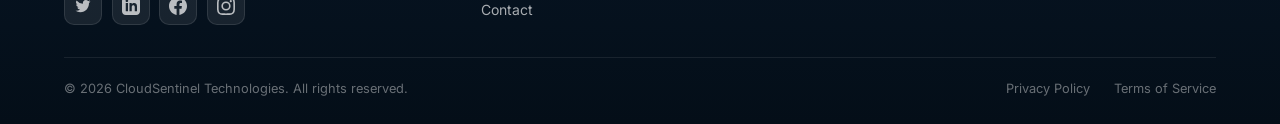
<file: about.html>
<!DOCTYPE html>
<html lang="en" data-theme="">

<head>
    <meta charset="UTF-8">
    <meta name="viewport" content="width=device-width, initial-scale=1.0">
    <meta name="description" content="Learn about CloudSentinel Technologies - Our mission, vision, values, and the team behind Katsina's trusted technology partner for cybersecurity, compliance, and digital solutions.">
    <meta name="keywords" content="CloudSentinel, about us, team, mission, vision, Katsina, Nigeria, cybersecurity company">
    <meta name="author" content="CloudSentinel Technologies">
    <meta name="theme-color" content="#00AAEF">

    <title>About Us - CloudSentinel Technologies</title>

    <!-- Fonts -->
    <link rel="preconnect" href="https://fonts.googleapis.com">
    <link rel="preconnect" href="https://fonts.gstatic.com" crossorigin>
    <link href="https://fonts.googleapis.com/css2?family=Inter:wght@400;500;600;700&family=Plus+Jakarta+Sans:wght@500;600;700;800&display=swap" rel="stylesheet">

    <!-- Styles -->
    <link rel="stylesheet" href="css/style.css">
</head>

<body class="no-hub-bar">
     <!-- ── NAVBAR ─────────────────────────────────────────── -->
<nav class="navbar scrolled" id="mainNav">
    <div class="container">
        <a href="index.html" class="nav-logo">
            <img src="assets/logo.png" alt="CloudSentinel Technologies Logo">
            <span class="nav-logo-text">CloudSentinel Technologies</span>
        </a>

        <ul class="nav-menu">
            <li><a href="index.html" class="nav-link">Home</a></li>
            <li><a href="about.html" class="nav-link active">About</a></li>
            <li><a href="services.html" class="nav-link">Services</a></li>
            <li><a href="projects.html" class="nav-link">Projects</a></li>
            <li><a href="use-cases.html" class="nav-link">Use Cases</a></li>
            <li><a href="contact.html" class="btn btn-gold nav-cta">Contact Us</a></li>
        </ul>

        <button class="nav-toggle" aria-label="Toggle navigation">
            <span></span>
            <span></span>
            <span></span>
        </button>
    </div>
    <div class="nav-overlay"></div>
</nav>

<!-- Hub breadcrumb bar (keeps page context for users) -->
<div class="hub-bar-strip">
    <div class="container hub-bar-inner">
        <span class="hub-back">
            <svg width="14" height="14" fill="none" stroke="currentColor" viewBox="0 0 24 24">
                <path stroke-linecap="round" stroke-linejoin="round" stroke-width="2" d="M15 19l-7-7 7-7"/>
            </svg>
            <a href="index.html#awareness">Knowledge Hub</a>
        </span>
        <div class="hub-pills">
            <a href="cloudsentinel-digitalization.html" class="hub-pill">🚀 Digital Transformation</a>
            <a href="cloudsentinel-cybersecurity.html" class="hub-pill">🛡️ Cybersecurity</a>
            <a href="cloudsentinel-data-insights.html" class="hub-pill">📊 Data Insights</a>
        </div>
    </div>
</div>

    <!-- Page Header -->
    <section class="page-header">
        <div class="container">
            <div class="page-header-content">
                <h1 class="page-title">About CloudSentinel</h1>
                <p class="page-subtitle">Your trusted technology partner for cybersecurity, compliance, and digital transformation in Katsina and across Nigeria</p>
                <div class="breadcrumb">
                    <a href="index.html">Home</a>
                    <span>/</span>
                    <span>About Us</span>
                </div>
            </div>
        </div>
    </section>

    <!-- Company Story Section -->
    <section>
        <div class="container">
            <div class="grid grid-2" style="gap: 4rem; align-items: center;">
                <div class="reveal-left">
                    <span class="section-badge">
            <svg width="16" height="16" fill="none" stroke="currentColor" viewBox="0 0 24 24">
              <path stroke-linecap="round" stroke-linejoin="round" stroke-width="2" d="M12 6.253v13m0-13C10.832 5.477 9.246 5 7.5 5S4.168 5.477 3 6.253v13C4.168 18.477 5.754 18 7.5 18s3.332.477 4.5 1.253m0-13C13.168 5.477 14.754 5 16.5 5c1.747 0 3.332.477 4.5 1.253v13C19.832 18.477 18.247 18 16.5 18c-1.746 0-3.332.477-4.5 1.253"/>
            </svg>
            Our Story
          </span>
                    <h2 class="section-title">Building Digital Trust in Northern Nigeria</h2>
                    <p style="margin-bottom: 1.5rem;">
                        CloudSentinel Technologies was founded with a clear vision: to bridge the digital gap for businesses, institutions, and individuals in Katsina and Northern Nigeria. We recognized that many SMEs, NGOs, schools, and government institutions struggled with
                        compliance requirements, cybersecurity threats, and the complexities of digital transformation.
                    </p>
                    <p style="margin-bottom: 1.5rem;">
                        Our journey began with a simple question - how can we make professional technology services accessible, affordable, and practical for the Nigerian market? The answer became CloudSentinel: a technology company that combines global best practices with deep
                        local understanding.
                    </p>
                    <p>
                        Today, we serve as a trusted partner for organizations seeking compliance support, cybersecurity awareness, data-driven decision making, and digital productivity solutions. Our approach is always practical, professional, and aligned with the realities
                        of doing business in Nigeria.
                    </p>
                </div>

                <div class="reveal-right">
                    <div style="background: linear-gradient(135deg, var(--primary), var(--primary-dark)); border-radius: var(--radius-xl); padding: 3rem; color: var(--white); position: relative; overflow: hidden;">
                        <div style="position: absolute; top: -50px; right: -50px; width: 200px; height: 200px; background: rgba(255,255,255,0.1); border-radius: 50%;"></div>
                        <div style="position: absolute; bottom: -30px; left: -30px; width: 120px; height: 120px; background: rgba(201, 151, 43, 0.2); border-radius: 50%;"></div>
                        <div style="position: relative; z-index: 1;">
                            <div style="display: flex; align-items: center; gap: 1rem; margin-bottom: 2rem;">
                                <div style="width: 60px; height: 60px; background: rgba(255,255,255,0.15); border-radius: var(--radius-md); display: flex; align-items: center; justify-content: center;">
                                    <svg width="28" height="28" fill="none" stroke="currentColor" viewBox="0 0 24 24">
                    <path stroke-linecap="round" stroke-linejoin="round" stroke-width="2" d="M9 12l2 2 4-4m5.618-4.016A11.955 11.955 0 0112 2.944a11.955 11.955 0 01-8.618 3.04A12.02 12.02 0 003 9c0 5.591 3.824 10.29 9 11.622 5.176-1.332 9-6.03 9-11.622 0-1.042-.133-2.052-.382-3.016z"/>
                  </svg>
                                </div>
                                <h3 style="color: var(--white); margin: 0;">Our Promise</h3>
                            </div>
                            <p style="color: rgba(255,255,255,0.9); font-size: 1.1rem; line-height: 1.8; margin: 0;">
                                We are committed to delivering professional, trustworthy, and practical technology solutions that help Nigerian businesses become compliant, secure, and digitally productive.
                            </p>
                        </div>
                    </div>
                </div>
            </div>
        </div>
    </section>

    <!-- Mission, Vision, Values Section -->
    <section class="why-section">
        <div class="container">
            <div class="section-header reveal">
                <span class="section-badge">
          <svg width="16" height="16" fill="none" stroke="currentColor" viewBox="0 0 24 24">
            <path stroke-linecap="round" stroke-linejoin="round" stroke-width="2" d="M13 10V3L4 14h7v7l9-11h-7z"/>
          </svg>
          Our Foundation
        </span>
                <h2 class="section-title">Mission, Vision & Values</h2>
                <p class="section-subtitle">The principles that guide everything we do at CloudSentinel Technologies</p>
            </div>

            <div class="grid grid-3">
                <div class="card reveal stagger-1" style="text-align: center;">
                    <div class="card-icon" style="margin: 0 auto 1.5rem;">
                        <svg fill="none" stroke="currentColor" viewBox="0 0 24 24">
              <path stroke-linecap="round" stroke-linejoin="round" stroke-width="2" d="M17.657 18.657A8 8 0 016.343 7.343S7 9 9 10c0-2 .5-5 2.986-7C14 5 16.09 5.777 17.656 7.343A7.975 7.975 0 0120 13a7.975 7.975 0 01-2.343 5.657z"/>
              <path stroke-linecap="round" stroke-linejoin="round" stroke-width="2" d="M9.879 16.121A3 3 0 1012.015 11L11 14H9c0 .768.293 1.536.879 2.121z"/>
            </svg>
                    </div>
                    <h3 class="card-title">Our Mission</h3>
                    <p class="card-text">
                        To empower Nigerian businesses, institutions, and individuals with accessible, professional technology solutions that enable compliance, security, and digital productivity in an increasingly connected world.
                    </p>
                </div>

                <div class="card reveal stagger-2" style="text-align: center;">
                    <div class="card-icon gold" style="margin: 0 auto 1.5rem;">
                        <svg fill="none" stroke="currentColor" viewBox="0 0 24 24">
              <path stroke-linecap="round" stroke-linejoin="round" stroke-width="2" d="M15 12a3 3 0 11-6 0 3 3 0 016 0z"/>
              <path stroke-linecap="round" stroke-linejoin="round" stroke-width="2" d="M2.458 12C3.732 7.943 7.523 5 12 5c4.478 0 8.268 2.943 9.542 7-1.274 4.057-5.064 7-9.542 7-4.477 0-8.268-2.943-9.542-7z"/>
            </svg>
                    </div>
                    <h3 class="card-title">Our Vision</h3>
                    <p class="card-text">
                        To be the leading technology partner for compliance, cybersecurity, and digital transformation in Northern Nigeria, expanding our impact across the nation while maintaining global standards of excellence.
                    </p>
                </div>

                <div class="card reveal stagger-3" style="text-align: center;">
                    <div class="card-icon" style="margin: 0 auto 1.5rem;">
                        <svg fill="none" stroke="currentColor" viewBox="0 0 24 24">
              <path stroke-linecap="round" stroke-linejoin="round" stroke-width="2" d="M4.318 6.318a4.5 4.5 0 000 6.364L12 20.364l7.682-7.682a4.5 4.5 0 00-6.364-6.364L12 7.636l-1.318-1.318a4.5 4.5 0 00-6.364 0z"/>
            </svg>
                    </div>
                    <h3 class="card-title">Our Values</h3>
                    <p class="card-text">
                        Trust, integrity, excellence, and practical innovation. We believe in building lasting relationships through transparent communication, reliable service delivery, and solutions that truly work.
                    </p>
                </div>
            </div>
        </div>
    </section>

    <!-- Core Values Detail Section -->
    <section>
        <div class="container">
            <div class="section-header reveal">
                <span class="section-badge">
          <svg width="16" height="16" fill="none" stroke="currentColor" viewBox="0 0 24 24">
            <path stroke-linecap="round" stroke-linejoin="round" stroke-width="2" d="M9 12l2 2 4-4M7.835 4.697a3.42 3.42 0 001.946-.806 3.42 3.42 0 014.438 0 3.42 3.42 0 001.946.806 3.42 3.42 0 013.138 3.138 3.42 3.42 0 00.806 1.946 3.42 3.42 0 010 4.438 3.42 3.42 0 00-.806 1.946 3.42 3.42 0 01-3.138 3.138 3.42 3.42 0 00-1.946.806 3.42 3.42 0 01-4.438 0 3.42 3.42 0 00-1.946-.806 3.42 3.42 0 01-3.138-3.138 3.42 3.42 0 00-.806-1.946 3.42 3.42 0 010-4.438 3.42 3.42 0 00.806-1.946 3.42 3.42 0 013.138-3.138z"/>
          </svg>
          Core Values
        </span>
                <h2 class="section-title">What We Stand For</h2>
                <p class="section-subtitle">The principles that define our approach to every project and partnership</p>
            </div>

            <div class="grid grid-2">
                <div class="why-item reveal stagger-1">
                    <div class="why-icon">
                        <svg fill="none" stroke="currentColor" viewBox="0 0 24 24">
              <path stroke-linecap="round" stroke-linejoin="round" stroke-width="2" d="M9 12l2 2 4-4m5.618-4.016A11.955 11.955 0 0112 2.944a11.955 11.955 0 01-8.618 3.04A12.02 12.02 0 003 9c0 5.591 3.824 10.29 9 11.622 5.176-1.332 9-6.03 9-11.622 0-1.042-.133-2.052-.382-3.016z"/>
            </svg>
                    </div>
                    <div class="why-content">
                        <h4>Trust & Integrity</h4>
                        <p>We build trust through transparent communication, honest advice, and reliable service delivery. Our clients know they can count on us.</p>
                    </div>
                </div>

                <div class="why-item reveal stagger-2">
                    <div class="why-icon">
                        <svg fill="none" stroke="currentColor" viewBox="0 0 24 24">
              <path stroke-linecap="round" stroke-linejoin="round" stroke-width="2" d="M13 10V3L4 14h7v7l9-11h-7z"/>
            </svg>
                    </div>
                    <div class="why-content">
                        <h4>Practical Innovation</h4>
                        <p>We embrace technology that works. Our solutions are designed for real-world Nigerian conditions, not theoretical ideals.</p>
                    </div>
                </div>

                <div class="why-item reveal stagger-3">
                    <div class="why-icon">
                        <svg fill="none" stroke="currentColor" viewBox="0 0 24 24">
              <path stroke-linecap="round" stroke-linejoin="round" stroke-width="2" d="M17 20h5v-2a3 3 0 00-5.356-1.857M17 20H7m10 0v-2c0-.656-.126-1.283-.356-1.857M7 20H2v-2a3 3 0 015.356-1.857M7 20v-2c0-.656.126-1.283.356-1.857m0 0a5.002 5.002 0 019.288 0M15 7a3 3 0 11-6 0 3 3 0 016 0zm6 3a2 2 0 11-4 0 2 2 0 014 0zM7 10a2 2 0 11-4 0 2 2 0 014 0z"/>
            </svg>
                    </div>
                    <div class="why-content">
                        <h4>Client Partnership</h4>
                        <p>We see ourselves as partners in our clients' success. We invest in understanding their unique challenges and goals.</p>
                    </div>
                </div>

                <div class="why-item reveal stagger-4">
                    <div class="why-icon">
                        <svg fill="none" stroke="currentColor" viewBox="0 0 24 24">
              <path stroke-linecap="round" stroke-linejoin="round" stroke-width="2" d="M9 19v-6a2 2 0 00-2-2H5a2 2 0 00-2 2v6a2 2 0 002 2h2a2 2 0 002-2zm0 0V9a2 2 0 012-2h2a2 2 0 012 2v10m-6 0a2 2 0 002 2h2a2 2 0 002-2m0 0V5a2 2 0 012-2h2a2 2 0 012 2v14a2 2 0 01-2 2h-2a2 2 0 01-2-2z"/>
            </svg>
                    </div>
                    <div class="why-content">
                        <h4>Excellence & Quality</h4>
                        <p>We maintain high standards in every deliverable. From documentation to implementation, quality is non-negotiable.</p>
                    </div>
                </div>

                <div class="why-item reveal stagger-5">
                    <div class="why-icon">
                        <svg fill="none" stroke="currentColor" viewBox="0 0 24 24">
              <path stroke-linecap="round" stroke-linejoin="round" stroke-width="2" d="M17.657 16.657L13.414 20.9a1.998 1.998 0 01-2.827 0l-4.244-4.243a8 8 0 1111.314 0z"/>
              <path stroke-linecap="round" stroke-linejoin="round" stroke-width="2" d="M15 11a3 3 0 11-6 0 3 3 0 016 0z"/>
            </svg>
                    </div>
                    <div class="why-content">
                        <h4>Local Focus</h4>
                        <p>We understand Katsina and Northern Nigeria. Our solutions reflect local market realities and regulatory requirements.</p>
                    </div>
                </div>

                <div class="why-item reveal stagger-6">
                    <div class="why-icon">
                        <svg fill="none" stroke="currentColor" viewBox="0 0 24 24">
              <path stroke-linecap="round" stroke-linejoin="round" stroke-width="2" d="M3.055 11H5a2 2 0 012 2v1a2 2 0 002 2 2 2 0 012 2v2.945M8 3.935V5.5A2.5 2.5 0 0010.5 8h.5a2 2 0 012 2 2 2 0 104 0 2 2 0 012-2h1.064M15 20.488V18a2 2 0 012-2h3.064M21 12a9 9 0 11-18 0 9 9 0 0118 0z"/>
            </svg>
                    </div>
                    <div class="why-content">
                        <h4>Global Standards</h4>
                        <p>While locally focused, we align with international best practices in cybersecurity, compliance, and technology delivery.</p>
                    </div>
                </div>
            </div>
        </div>
    </section>

    <!-- Team Section -->
    <section class="why-section">
        <div class="container">
            <div class="section-header reveal">
                <span class="section-badge">
          <svg width="16" height="16" fill="none" stroke="currentColor" viewBox="0 0 24 24">
            <path stroke-linecap="round" stroke-linejoin="round" stroke-width="2" d="M17 20h5v-2a3 3 0 00-5.356-1.857M17 20H7m10 0v-2c0-.656-.126-1.283-.356-1.857M7 20H2v-2a3 3 0 015.356-1.857M7 20v-2c0-.656.126-1.283.356-1.857m0 0a5.002 5.002 0 019.288 0M15 7a3 3 0 11-6 0 3 3 0 016 0zm6 3a2 2 0 11-4 0 2 2 0 014 0zM7 10a2 2 0 11-4 0 2 2 0 014 0z"/>
          </svg>
          Our Team
        </span>
                <h2 class="section-title">Meet the CloudSentinel Team</h2>
                <p class="section-subtitle">The professionals behind CloudSentinel Technologies, bringing expertise and dedication to every project</p>
            </div>

            <div class="grid grid-3">
                <div class="card team-card reveal stagger-1">
                    <div class="team-avatar">MY</div>
                    <h3 class="team-name">Muhammad Yuguda</h3>
                    <p class="team-role">Founder / Lead Strategist</p>
                    <p class="team-bio">
                        Leading CloudSentinel's vision and strategy across cybersecurity, compliance support, digital transformation, and AI/software project direction.
                    </p>
                </div>

                <div class="card team-card reveal stagger-2">
                    <div class="team-avatar" style="background: linear-gradient(135deg, var(--gold), var(--gold-dark));">BU</div>
                    <h3 class="team-name">Bello Halliru Umar</h3>
                    <p class="team-role">Co-Founder / CTO</p>
                    <p class="team-bio">
                        Overseeing technical operations including cybersecurity, IT infrastructure, compliance support, identity services, and data collection systems.
                    </p>
                </div>

                <div class="card team-card reveal stagger-3">
                    <div class="team-avatar">DW</div>
                    <h3 class="team-name">Usman Dahiru Danwaziri</h3>
                    <p class="team-role">Chief Operation Officer</p>
                    <p class="team-bio">
                        Cybersecurity & Development Specialist, Specializing in secure software development, digital systems architecture, and web platform creation with security best practices.
                    </p>
                </div>

                <div class="card team-card reveal stagger-4">
                    <div class="team-avatar" style="background: linear-gradient(135deg, #10B981, #059669);">HA</div>
                    <h3 class="team-name">Hauwa</h3>
                    <p class="team-role">Data Analyst</p>
                    <p class="team-bio">
                        Leading data analysis initiatives including visualization, reporting, dashboard development, and transforming raw data into actionable insights.
                    </p>
                </div>

                <div class="card team-card reveal stagger-5">
                    <div class="team-avatar" style="background: linear-gradient(135deg, #6366F1, #4F46E5);">AB</div>
                    <h3 class="team-name">Abubakar Dayyabu</h3>
                    <p class="team-role">Cybersecurity Awareness & Training</p>
                    <p class="team-bio">
                        Driving cybersecurity education programs, digital safety campaigns, and community awareness initiatives across organizations.
                    </p>
                </div>
                <div class="card team-card reveal stagger-6">
                    <div class="team-avatar" style="background: linear-gradient(135deg, #9fdabc, #a4a0e7);">MB</div>
                    <h3 class="team-name">Mubarak Bala Dankasa</h3>
                    <p class="team-role">Digital Innovation & Training Lead</p>
                    <p class="team-bio">
                        Digital instructor, web developer, and agritech consultant focused on digital transformation.
                    </p>
                </div>
            </div>
    </section>

    <!-- Location Focus Section -->
    <section>
        <div class="container">
            <div class="grid grid-2" style="gap: 4rem; align-items: center;">
                <div class="reveal-left">
                    <div style="background: var(--gray-50); border-radius: var(--radius-xl); padding: 2.5rem; border: 1px solid var(--gray-100);">
                        <div style="display: flex; align-items: center; gap: 1rem; margin-bottom: 1.5rem;">
                            <div style="width: 50px; height: 50px; background: linear-gradient(135deg, var(--primary), var(--primary-dark)); border-radius: var(--radius-md); display: flex; align-items: center; justify-content: center;">
                                <svg width="24" height="24" fill="none" stroke="white" viewBox="0 0 24 24">
                  <path stroke-linecap="round" stroke-linejoin="round" stroke-width="2" d="M17.657 16.657L13.414 20.9a1.998 1.998 0 01-2.827 0l-4.244-4.243a8 8 0 1111.314 0z"/>
                  <path stroke-linecap="round" stroke-linejoin="round" stroke-width="2" d="M15 11a3 3 0 11-6 0 3 3 0 016 0z"/>
                </svg>
                            </div>
                            <h3 style="margin: 0;">Based in Katsina</h3>
                        </div>
                        <p style="color: var(--text-secondary); line-height: 1.7; margin-bottom: 1.5rem;">
                            CloudSentinel Technologies is proudly headquartered in Katsina, Katsina State, Nigeria. We understand the unique challenges and opportunities facing businesses in Northern Nigeria.
                        </p>
                        <ul style="color: var(--text-secondary); line-height: 2;">
                            <li style="display: flex; align-items: center; gap: 0.75rem;">
                                <svg width="20" height="20" fill="none" stroke="var(--gold)" viewBox="0 0 24 24">
                  <path stroke-linecap="round" stroke-linejoin="round" stroke-width="2" d="M5 13l4 4L19 7"/>
                </svg> Deep understanding of local market needs
                            </li>
                            <li style="display: flex; align-items: center; gap: 0.75rem;">
                                <svg width="20" height="20" fill="none" stroke="var(--gold)" viewBox="0 0 24 24">
                  <path stroke-linecap="round" stroke-linejoin="round" stroke-width="2" d="M5 13l4 4L19 7"/>
                </svg> Familiar with regional regulatory environment
                            </li>
                            <li style="display: flex; align-items: center; gap: 0.75rem;">
                                <svg width="20" height="20" fill="none" stroke="var(--gold)" viewBox="0 0 24 24">
                  <path stroke-linecap="round" stroke-linejoin="round" stroke-width="2" d="M5 13l4 4L19 7"/>
                </svg> Accessible for in-person consultations
                            </li>
                            <li style="display: flex; align-items: center; gap: 0.75rem;">
                                <svg width="20" height="20" fill="none" stroke="var(--gold)" viewBox="0 0 24 24">
                  <path stroke-linecap="round" stroke-linejoin="round" stroke-width="2" d="M5 13l4 4L19 7"/>
                </svg> Serving Katsina, Nigeria and beyond
                            </li>
                        </ul>
                    </div>
                </div>

                <div class="reveal-right">
                    <span class="section-badge">
            <svg width="16" height="16" fill="none" stroke="currentColor" viewBox="0 0 24 24">
              <path stroke-linecap="round" stroke-linejoin="round" stroke-width="2" d="M3.055 11H5a2 2 0 012 2v1a2 2 0 002 2 2 2 0 012 2v2.945M8 3.935V5.5A2.5 2.5 0 0010.5 8h.5a2 2 0 012 2 2 2 0 104 0 2 2 0 012-2h1.064M15 20.488V18a2 2 0 012-2h3.064M21 12a9 9 0 11-18 0 9 9 0 0118 0z"/>
            </svg>
            Our Reach
          </span>
                    <h2 class="section-title">Nigeria-Focused, Globally Aligned</h2>
                    <p style="margin-bottom: 1.5rem;">
                        While we are rooted in Katsina and serve the Northern Nigeria market, our standards and practices align with international best practices in cybersecurity, compliance, and technology delivery.
                    </p>
                    <p style="margin-bottom: 1.5rem;">
                        We are positioned to serve organizations across Nigeria and are ready to partner with international organizations, NGOs, and development partners operating in the region.
                    </p>
                    <p>
                        Our goal is to be the technology partner of choice for any organization looking to establish or strengthen their digital presence in Northern Nigeria and beyond.
                    </p>
                    <div class="btn-group" style="margin-top: 2rem;">
                        <a href="contact.html" class="btn btn-primary">Start a Conversation</a>
                        <a href="services.html" class="btn btn-secondary">View Our Services</a>
                    </div>
                </div>
            </div>
        </div>
    </section>

    <!-- CTA Section -->
    <section class="cta-section">
        <div class="container">
            <div class="cta-content reveal">
                <h2 class="cta-title">Ready to Partner with CloudSentinel?</h2>
                <p class="cta-text">Let us help you navigate compliance, strengthen your cybersecurity, and accelerate your digital transformation journey.</p>
                <div class="btn-group justify-center">
                    <a href="contact.html" class="btn btn-gold">Contact Us Today</a>
                    <a href="services.html" class="btn btn-outline">Explore Services</a>
                </div>
            </div>
        </div>
    </section>

    <!-- Footer -->
    <footer class="footer">
        <div class="container">
            <div class="footer-grid">
                <div class="footer-brand">
                    <div class="footer-logo">
                        <img src="assets/logo.png" alt="CloudSentinel Technologies">
                        <span>CloudSentinel</span>
                    </div>
                    <p class="footer-tagline">
                        Securing Digital Futures Through Compliance, Cybersecurity & Smart Digital Solutions. Your trusted technology partner in Katsina, Nigeria.
                    </p>
                    <div class="footer-social">
                        <a href="#" class="social-link" aria-label="Twitter">
                            <svg fill="currentColor" viewBox="0 0 24 24">
                <path d="M8.29 20.251c7.547 0 11.675-6.253 11.675-11.675 0-.178 0-.355-.012-.53A8.348 8.348 0 0022 5.92a8.19 8.19 0 01-2.357.646 4.118 4.118 0 001.804-2.27 8.224 8.224 0 01-2.605.996 4.107 4.107 0 00-6.993 3.743 11.65 11.65 0 01-8.457-4.287 4.106 4.106 0 001.27 5.477A4.072 4.072 0 012.8 9.713v.052a4.105 4.105 0 003.292 4.022 4.095 4.095 0 01-1.853.07 4.108 4.108 0 003.834 2.85A8.233 8.233 0 012 18.407a11.616 11.616 0 006.29 1.84"/>
              </svg>
                        </a>
                        <a href="#" class="social-link" aria-label="LinkedIn">
                            <svg fill="currentColor" viewBox="0 0 24 24">
                <path d="M19 0h-14c-2.761 0-5 2.239-5 5v14c0 2.761 2.239 5 5 5h14c2.762 0 5-2.239 5-5v-14c0-2.761-2.238-5-5-5zm-11 19h-3v-11h3v11zm-1.5-12.268c-.966 0-1.75-.79-1.75-1.764s.784-1.764 1.75-1.764 1.75.79 1.75 1.764-.783 1.764-1.75 1.764zm13.5 12.268h-3v-5.604c0-3.368-4-3.113-4 0v5.604h-3v-11h3v1.765c1.396-2.586 7-2.777 7 2.476v6.759z"/>
              </svg>
                        </a>
                        <a href="#" class="social-link" aria-label="Facebook">
                            <svg fill="currentColor" viewBox="0 0 24 24">
                <path d="M24 12.073c0-6.627-5.373-12-12-12s-12 5.373-12 12c0 5.99 4.388 10.954 10.125 11.854v-8.385H7.078v-3.47h3.047V9.43c0-3.007 1.792-4.669 4.533-4.669 1.312 0 2.686.235 2.686.235v2.953H15.83c-1.491 0-1.956.925-1.956 1.874v2.25h3.328l-.532 3.47h-2.796v8.385C19.612 23.027 24 18.062 24 12.073z"/>
              </svg>
                        </a>
                        <a href="#" class="social-link" aria-label="Instagram">
                            <svg fill="currentColor" viewBox="0 0 24 24">
                                <path d="M12 2.163c3.204 0 3.584.012 4.85.07 3.252.148 4.771 1.691 4.919 4.919.058 1.265.069 1.645.069 4.849 0 3.205-.012 3.584-.069 4.849-.149 3.225-1.664 4.771-4.919 4.919-1.266.058-1.644.07-4.85.07-3.204 0-3.584-.012-4.849-.07-3.26-.149-4.771-1.699-4.919-4.92-.058-1.265-.07-1.644-.07-4.849 0-3.204.013-3.583.07-4.849.149-3.227 1.664-4.771 4.919-4.919 1.266-.057 1.645-.069 4.849-.069zM12 0C8.741 0 8.333.014 7.053.072 2.695.272.273 2.69.073 7.052.014 8.333 0 8.741 0 12c0 3.259.014 3.668.072 4.948.2 4.358 2.618 6.78 6.98 6.98C8.333 23.986 8.741 24 12 24c3.259 0 3.668-.014 4.948-.072 4.354-.2 6.782-2.618 6.979-6.98.059-1.28.073-1.689.073-4.948 0-3.259-.014-3.667-.072-4.947-.196-4.354-2.617-6.78-6.979-6.98C15.668.014 15.259 0 12 0zm0 5.838a6.162 6.162 0 100 12.324 6.162 6.162 0 000-12.324zM12 16a4 4 0 110-8 4 4 0 010 8zm6.406-11.845a1.44 1.44 0 100 2.881 1.44 1.44 0 000-2.881z"/>
                            </svg>
                        </a>
                    </div>
                </div>

                <div class="footer-column">
                    <h4 class="footer-title">Quick Links</h4>
                    <ul class="footer-links">
                        <li><a href="index.html" class="footer-link">Home</a></li>
                        <li><a href="about.html" class="footer-link">About Us</a></li>
                        <li><a href="services.html" class="footer-link">Services</a></li>
                        <li><a href="projects.html" class="footer-link">Projects</a></li>
                        <li><a href="use-cases.html" class="footer-link">Use Cases</a></li>
                        <li><a href="contact.html" class="footer-link">Contact</a></li>
                    </ul>
                </div>

                <div class="footer-column">
                    <h4 class="footer-title">Services</h4>
                    <ul class="footer-links">
                        <li><a href="services.html#compliance" class="footer-link">Compliance Services</a></li>
                        <li><a href="services.html#security" class="footer-link">Cybersecurity</a></li>
                        <li><a href="services.html#data" class="footer-link">Data Analytics</a></li>
                        <li><a href="services.html#development" class="footer-link">Web Development</a></li>
                        <li><a href="services.html#ai" class="footer-link">Business AI</a></li>
                    </ul>
                </div>

                <div class="footer-column">
                    <h4 class="footer-title">Contact</h4>
                    <div class="footer-contact-item">
                        <svg fill="none" stroke="currentColor" viewBox="0 0 24 24">
              <path stroke-linecap="round" stroke-linejoin="round" stroke-width="2" d="M3 8l7.89 5.26a2 2 0 002.22 0L21 8M5 19h14a2 2 0 002-2V7a2 2 0 00-2-2H5a2 2 0 00-2 2v10a2 2 0 002 2z"/>
            </svg>
                        <span>cloudsentinelng@gmail.com</span>
                    </div>
                    <div class="footer-contact-item">
                        <svg fill="none" stroke="currentColor" viewBox="0 0 24 24">
              <path stroke-linecap="round" stroke-linejoin="round" stroke-width="2" d="M3 5a2 2 0 012-2h3.28a1 1 0 01.948.684l1.498 4.493a1 1 0 01-.502 1.21l-2.257 1.13a11.042 11.042 0 005.516 5.516l1.13-2.257a1 1 0 011.21-.502l4.493 1.498a1 1 0 01.684.949V19a2 2 0 01-2 2h-1C9.716 21 3 14.284 3 6V5z"/>
            </svg>
                        <span>+234 9060713479<br>+234 8117160515</span>
                    </div>
                    <div class="footer-contact-item">
                        <svg fill="none" stroke="currentColor" viewBox="0 0 24 24">
              <path stroke-linecap="round" stroke-linejoin="round" stroke-width="2" d="M17.657 16.657L13.414 20.9a1.998 1.998 0 01-2.827 0l-4.244-4.243a8 8 0 1111.314 0z"/>
              <path stroke-linecap="round" stroke-linejoin="round" stroke-width="2" d="M15 11a3 3 0 11-6 0 3 3 0 016 0z"/>
            </svg>
                        <span>Katsina, Katsina State, Nigeria</span>
                    </div>
                </div>
            </div>

            <div class="footer-bottom">
                <p class="footer-copyright">&copy; 2026 CloudSentinel Technologies. All rights reserved.</p>
                <div class="footer-legal">
                    <a href="#">Privacy Policy</a>
                    <a href="#">Terms of Service</a>
                </div>
            </div>
        </div>
    </footer>

    <!-- Scripts -->
    <script src="js/main.js"></script>
    <script src="js/i18n.js"></script>
</body>

</html>
</file>
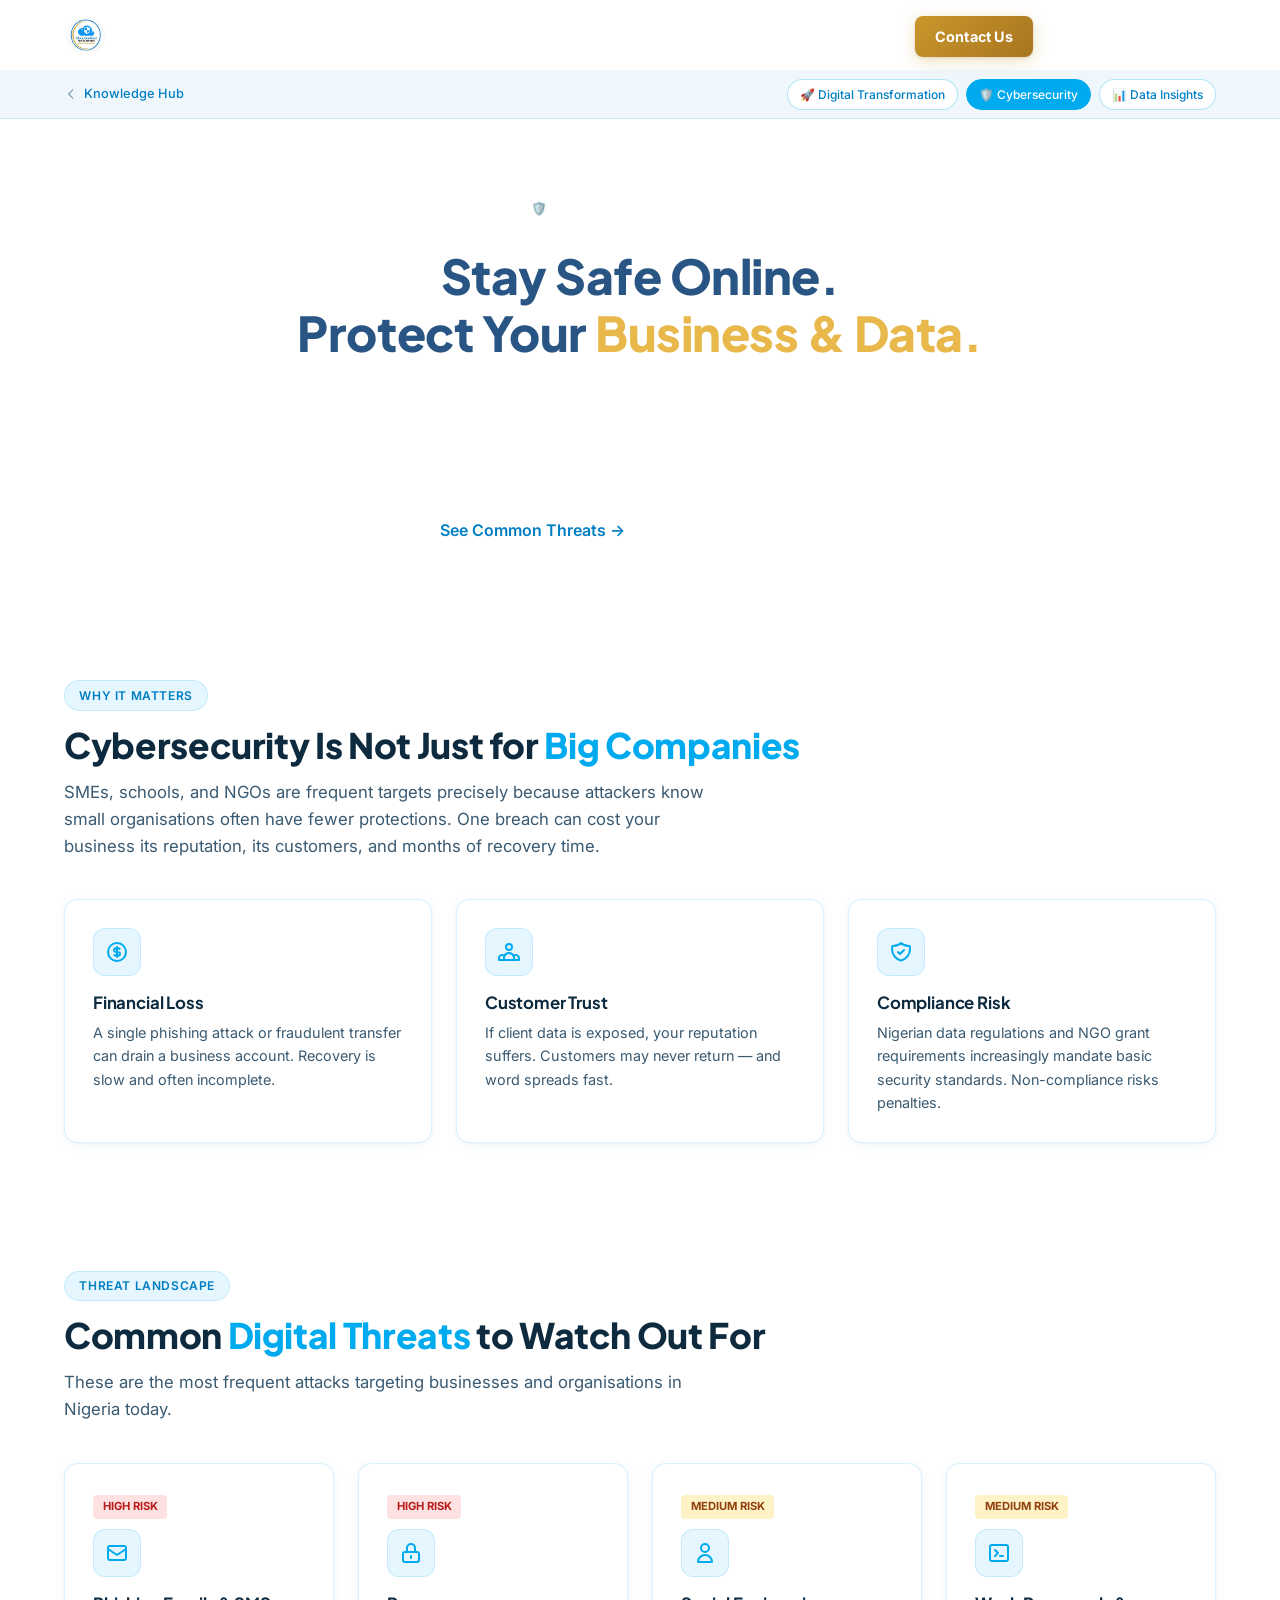
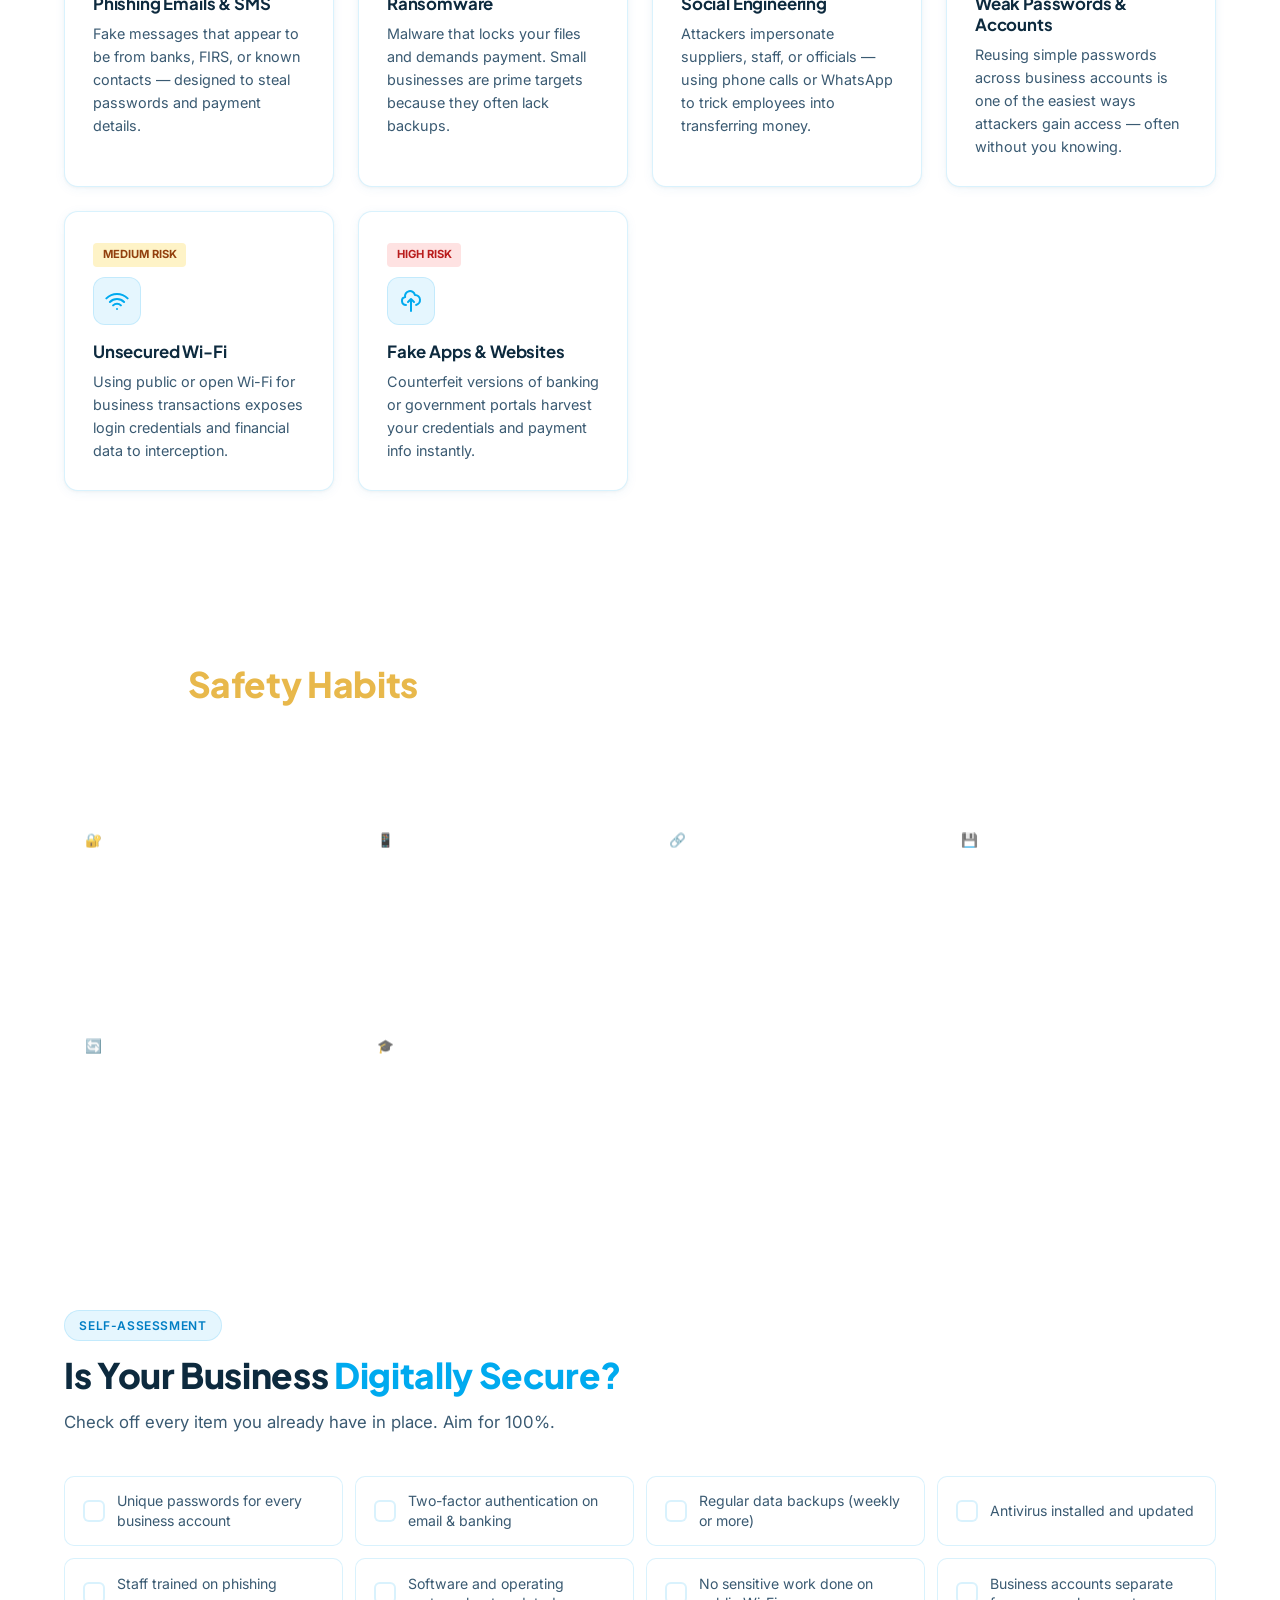
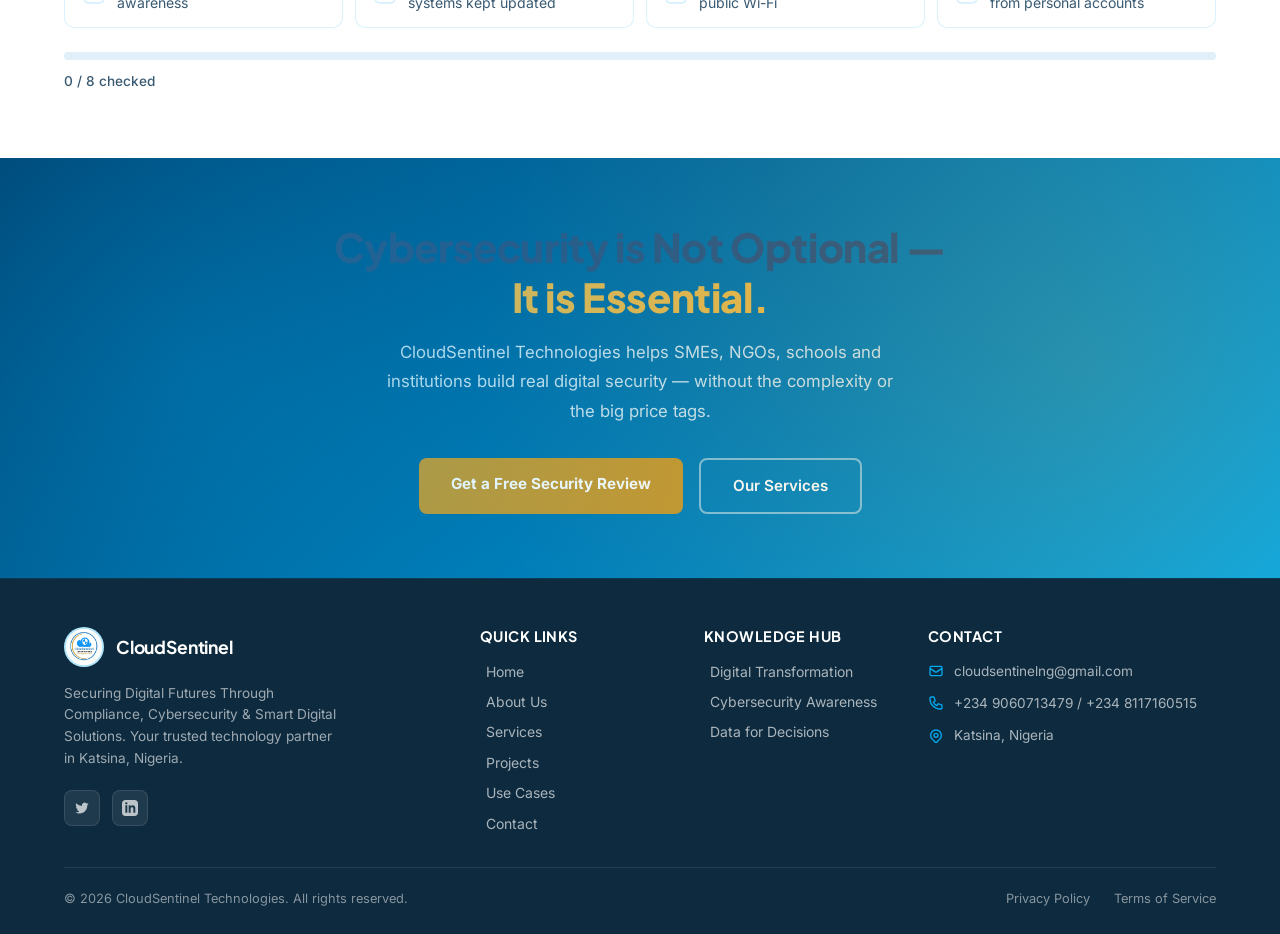
<file: cloudsentinel-cybersecurity.html>
<!DOCTYPE html>
<html lang="en">
<head>
    <meta charset="UTF-8">
    <meta name="viewport" content="width=device-width, initial-scale=1.0">
    <meta name="description" content="Cybersecurity Awareness Guide — CloudSentinel Technologies. Protect your business from digital threats, phishing, and fraud.">
    <title>Cybersecurity Awareness | CloudSentinel Technologies</title>

    <link rel="preconnect" href="https://fonts.googleapis.com">
    <link rel="preconnect" href="https://fonts.gstatic.com" crossorigin>
    <link href="https://fonts.googleapis.com/css2?family=Inter:wght@400;500;600;700&family=Plus+Jakarta+Sans:wght@500;600;700;800&display=swap" rel="stylesheet">
    <link rel="stylesheet" href="css/style.css">

    <style>
        /* ── Hub page shared variables ── */
        :root {
            --brand: #00AAEF;
            --brand-dark: #007EC4;
            --gold: #C9972B;
            --gold-lt: #E8B84B;
            --text: #0D2A3E;
            --text-m: #3A5A72;
            --text-l: #7B9CB5;
            --off: #F5F9FC;
            --border: rgba(0,170,239,.15);
        }

        /* ── Hub breadcrumb bar ── */
        .hub-bar-strip {
            background: #f0f7fc;
            border-bottom: 1px solid var(--border);
            padding: 0.55rem 0;
            margin-top: 70px;
        }
        .hub-bar-inner {
            display: flex;
            align-items: center;
            justify-content: space-between;
            gap: 1rem;
            flex-wrap: wrap;
        }
        .hub-back {
            display: flex;
            align-items: center;
            gap: 0.35rem;
            font-size: 0.8rem;
            color: var(--text-l);
        }
        .hub-back a { color: var(--brand-dark); text-decoration: none; font-weight: 500; }
        .hub-back a:hover { color: var(--brand); }
        .hub-pills { display: flex; gap: 0.5rem; flex-wrap: wrap; }
        .hub-pill {
            font-size: 0.75rem; font-weight: 500;
            padding: 0.3rem 0.75rem; border-radius: 999px;
            background: #fff; border: 1px solid rgba(0,170,239,.3);
            color: var(--brand-dark); text-decoration: none;
            transition: all 0.2s ease;
        }
        .hub-pill:hover, .hub-pill.active { background: var(--brand); color: #fff; border-color: var(--brand); }

        /* ── Page hero ── */
        .hub-hero {
            background: linear-gradient(135deg, #003E6B 0%, #005A9E 50%, #00AAEF 100%);
            padding: 4.5rem 0 3.5rem;
            color: #fff;
            text-align: center;
        }
        .hub-hero .badge {
            display: inline-flex; align-items: center; gap: 0.5rem;
            background: rgba(255,255,255,.12); border: 1px solid rgba(255,255,255,.25);
            border-radius: 999px; padding: 0.4rem 1rem;
            font-size: 0.8rem; font-weight: 600; letter-spacing: .04em;
            text-transform: uppercase; margin-bottom: 1.25rem;
        }
        .hub-hero h1 {
            font-family: 'Plus Jakarta Sans', sans-serif;
            font-size: clamp(2rem, 5vw, 3rem);
            font-weight: 800; line-height: 1.2;
            margin-bottom: 1rem;
        }
        .hub-hero h1 em { color: var(--gold-lt); font-style: normal; }
        .hub-hero p {
            font-size: clamp(1rem, 2.5vw, 1.15rem);
            color: rgba(255,255,255,.85);
            max-width: 600px; margin: 0 auto 2rem;
        }
        .hub-hero .hero-btns { display: flex; gap: 1rem; justify-content: center; flex-wrap: wrap; }
        .btn-wh { background: #fff; color: var(--brand-dark); font-weight: 600; padding: 0.75rem 1.75rem; border-radius: 8px; text-decoration: none; transition: all .2s; }
        .btn-wh:hover { background: #e0f5fd; }
        .btn-ol { border: 2px solid rgba(255,255,255,.5); color: #fff; font-weight: 600; padding: 0.75rem 1.75rem; border-radius: 8px; text-decoration: none; transition: all .2s; }
        .btn-ol:hover { border-color: #fff; background: rgba(255,255,255,.1); }

        /* ── Section base ── */
        .hub-section { padding: 4rem 0; }
        .hub-section.alt { background: var(--off); }
        .hub-section.dark { background: linear-gradient(135deg, #003E6B, #005A9E); color: #fff; }
        .section-label {
            display: inline-block;
            background: rgba(0,170,239,.1); color: var(--brand-dark);
            border: 1px solid var(--border);
            border-radius: 999px; padding: 0.3rem 0.9rem;
            font-size: 0.75rem; font-weight: 600; letter-spacing: .05em;
            text-transform: uppercase; margin-bottom: 0.75rem;
        }
        .dark .section-label { background: rgba(255,255,255,.12); color: rgba(255,255,255,.8); border-color: rgba(255,255,255,.2); }
        .hub-section h2 {
            font-family: 'Plus Jakarta Sans', sans-serif;
            font-size: clamp(1.6rem, 4vw, 2.2rem);
            font-weight: 800; color: var(--text);
            margin-bottom: 0.75rem; line-height: 1.25;
        }
        .dark h2 { color: #fff; }
        .hub-section h2 em { color: var(--brand); font-style: normal; }
        .dark h2 em { color: var(--gold-lt); }
        .hub-section .sub {
            font-size: 1.05rem; color: var(--text-m);
            max-width: 640px; margin-bottom: 2.5rem; line-height: 1.6;
        }
        .dark .sub { color: rgba(255,255,255,.75); }

        /* ── Cards ── */
        .cards-grid { display: grid; grid-template-columns: repeat(auto-fit, minmax(260px, 1fr)); gap: 1.5rem; }
        .card {
            background: #fff; border: 1px solid var(--border);
            border-radius: 14px; padding: 1.75rem;
            transition: box-shadow .25s, transform .25s;
        }
        .card:hover { box-shadow: 0 8px 30px rgba(0,170,239,.12); transform: translateY(-3px); }
        .alt .card { background: #fff; }
        .card-icon {
            width: 48px; height: 48px; border-radius: 12px;
            background: rgba(0,170,239,.1); color: var(--brand);
            display: flex; align-items: center; justify-content: center;
            margin-bottom: 1rem;
        }
        .card-icon svg { width: 24px; height: 24px; }
        .card h3 { font-size: 1.05rem; font-weight: 700; color: var(--text); margin-bottom: 0.5rem; }
        .card p { font-size: 0.9rem; color: var(--text-m); line-height: 1.6; }

        /* Threat cards get a severity badge */
        .threat-badge {
            display: inline-block; font-size: 0.7rem; font-weight: 700;
            padding: 0.2rem 0.6rem; border-radius: 4px;
            margin-bottom: 0.6rem; text-transform: uppercase;
        }
        .badge-high { background: #fee2e2; color: #b91c1c; }
        .badge-med { background: #fef3c7; color: #92400e; }

        /* ── Tips list ── */
        .tips-list { list-style: none; display: grid; grid-template-columns: repeat(auto-fit, minmax(240px, 1fr)); gap: 1rem; }
        .tips-list li {
            display: flex; gap: 0.75rem; align-items: flex-start;
            background: rgba(255,255,255,.08); border: 1px solid rgba(255,255,255,.15);
            border-radius: 10px; padding: 1rem 1.25rem;
        }
        .tip-icon { font-size: 1.3rem; flex-shrink: 0; margin-top: .1rem; }
        .tips-list li b { display: block; font-weight: 600; color: #fff; margin-bottom: 0.25rem; font-size: 0.95rem; }
        .tips-list li span { font-size: 0.85rem; color: rgba(255,255,255,.75); line-height: 1.5; }

        /* ── Checklist ── */
        .checklist-grid { display: grid; grid-template-columns: repeat(auto-fit, minmax(270px, 1fr)); gap: 0.75rem; }
        .ck-item {
            display: flex; align-items: center; gap: 0.75rem;
            background: #fff; border: 1px solid var(--border);
            border-radius: 10px; padding: 0.9rem 1.1rem;
            cursor: pointer; transition: all .2s;
            user-select: none;
        }
        .ck-item:hover { border-color: var(--brand); background: rgba(0,170,239,.04); }
        .ck-item.checked { border-color: #10b981; background: #ecfdf5; }
        .ck-box {
            width: 22px; height: 22px; border-radius: 6px; flex-shrink: 0;
            border: 2px solid var(--border); background: #fff;
            display: flex; align-items: center; justify-content: center;
            font-size: 0.75rem; color: #10b981; font-weight: 700; transition: all .2s;
        }
        .ck-item.checked .ck-box { background: #10b981; border-color: #10b981; color: #fff; }
        .ck-item span { font-size: 0.88rem; color: var(--text-m); line-height: 1.4; }

        /* Score bar */
        .score-bar-wrap { margin-top: 1.5rem; }
        .score-bar-track { background: #e1eff8; border-radius: 999px; height: 8px; overflow: hidden; margin-bottom: 0.5rem; }
        .score-bar-fill { height: 100%; background: linear-gradient(90deg, var(--brand), var(--gold)); border-radius: 999px; transition: width .4s ease; }
        .score-lbl { font-size: 0.85rem; color: var(--text-m); font-weight: 500; }

        /* ── CTA section ── */
        .cta-section {
            background: linear-gradient(135deg, #003E6B, #00AAEF);
            padding: 4rem 0; text-align: center; color: #fff;
        }
        .cta-section h2 {
            font-family: 'Plus Jakarta Sans', sans-serif;
            font-size: clamp(1.8rem, 4vw, 2.5rem); font-weight: 800;
            margin-bottom: 1rem;
        }
        .cta-section h2 em { color: var(--gold-lt); font-style: normal; }
        .cta-section p { color: rgba(255,255,255,.8); margin-bottom: 2rem; max-width: 520px; margin-left: auto; margin-right: auto; font-size: 1.05rem; }
        .cta-btns { display: flex; gap: 1rem; justify-content: center; flex-wrap: wrap; }
        .btn-gold-solid { background: var(--gold); color: #fff; font-weight: 700; padding: 0.85rem 2rem; border-radius: 8px; text-decoration: none; transition: all .2s; font-size: 0.95rem; }
        .btn-gold-solid:hover { background: var(--gold-lt); }
        .btn-outline-wh { border: 2px solid rgba(255,255,255,.5); color: #fff; font-weight: 600; padding: 0.85rem 2rem; border-radius: 8px; text-decoration: none; transition: all .2s; font-size: 0.95rem; }
        .btn-outline-wh:hover { border-color: #fff; }

        /* ── Footer fix for hub pages ── */
        .footer { background: #0D2A3E; color: rgba(255,255,255,.75); padding: 3rem 0 1.5rem; margin-top: 0; }
        .footer-grid { display: grid; grid-template-columns: 2fr 1fr 1fr 1.5fr; gap: 2rem; margin-bottom: 2rem; }
        .footer-logo { display: flex; align-items: center; gap: 0.75rem; margin-bottom: 1rem; }
        .footer-logo img { height: 40px; width: auto; }
        .footer-logo span { font-family: 'Plus Jakarta Sans', sans-serif; font-weight: 700; color: #fff; font-size: 1.1rem; }
        .footer-tagline { font-size: 0.85rem; line-height: 1.6; margin-bottom: 1.25rem; }
        .footer-social { display: flex; gap: 0.75rem; }
        .social-link { width: 36px; height: 36px; background: rgba(255,255,255,.08); border-radius: 8px; display: flex; align-items: center; justify-content: center; color: rgba(255,255,255,.7); transition: all .2s; text-decoration: none; }
        .social-link svg { width: 16px; height: 16px; }
        .social-link:hover { background: var(--brand); color: #fff; }
        .footer-title { font-weight: 700; color: #fff; font-size: 0.9rem; margin-bottom: 1rem; letter-spacing: .03em; text-transform: uppercase; }
        .footer-links { list-style: none; display: flex; flex-direction: column; gap: 0.5rem; }
        .footer-link { color: rgba(255,255,255,.65); text-decoration: none; font-size: 0.875rem; transition: color .2s; }
        .footer-link:hover { color: var(--brand); }
        .footer-contact-item { display: flex; align-items: flex-start; gap: 0.6rem; margin-bottom: 0.75rem; font-size: 0.85rem; }
        .footer-contact-item svg { width: 16px; height: 16px; flex-shrink: 0; margin-top: .15rem; color: var(--brand); }
        .footer-bottom { border-top: 1px solid rgba(255,255,255,.1); padding-top: 1.25rem; display: flex; align-items: center; justify-content: space-between; flex-wrap: wrap; gap: 0.75rem; }
        .footer-copyright { font-size: 0.8rem; color: rgba(255,255,255,.5); }
        .footer-legal { display: flex; gap: 1.5rem; }
        .footer-legal a { font-size: 0.8rem; color: rgba(255,255,255,.5); text-decoration: none; }
        .footer-legal a:hover { color: var(--brand); }

        @media (max-width: 768px) {
            .footer-grid { grid-template-columns: 1fr 1fr; }
            .hub-bar-inner { flex-direction: column; align-items: flex-start; gap: 0.5rem; }
        }
        @media (max-width: 500px) {
            .footer-grid { grid-template-columns: 1fr; }
        }
        @media (max-width: 600px) {
            .hub-bar-strip { display: none; }
        }
    </style>
</head>

<body>

<!-- ── NAVBAR ──────────────────────────────────────────── -->
<nav class="navbar scrolled" id="mainNav">
    <div class="container">
        <a href="index.html" class="nav-logo">
            <img src="assets/logo.png" alt="CloudSentinel Technologies Logo">
            <span class="nav-logo-text">CloudSentinel Technologies</span>
        </a>
        <ul class="nav-menu">
            <li><a href="index.html" class="nav-link">Home</a></li>
            <li><a href="about.html" class="nav-link">About</a></li>
            <li><a href="services.html" class="nav-link">Services</a></li>
            <li><a href="projects.html" class="nav-link">Projects</a></li>
            <li><a href="use-cases.html" class="nav-link">Use Cases</a></li>
            <li><a href="contact.html" class="btn btn-gold nav-cta">Contact Us</a></li>
        </ul>
        <button class="nav-toggle" aria-label="Toggle navigation">
            <span></span><span></span><span></span>
        </button>
    </div>
    <div class="nav-overlay"></div>
</nav>

<!-- Hub breadcrumb bar -->
<div class="hub-bar-strip">
    <div class="container hub-bar-inner">
        <span class="hub-back">
            <svg width="14" height="14" fill="none" stroke="currentColor" viewBox="0 0 24 24"><path stroke-linecap="round" stroke-linejoin="round" stroke-width="2" d="M15 19l-7-7 7-7"/></svg>
            <a href="index.html#awareness">Knowledge Hub</a>
        </span>
        <div class="hub-pills">
            <a href="cloudsentinel-digitalization.html" class="hub-pill">🚀 Digital Transformation</a>
            <a href="cloudsentinel-cybersecurity.html" class="hub-pill active">🛡️ Cybersecurity</a>
            <a href="cloudsentinel-data-insights.html" class="hub-pill">📊 Data Insights</a>
        </div>
    </div>
</div>

<!-- ── HERO ────────────────────────────────────────────── -->
<section class="hub-hero">
    <div class="container">
        <div class="badge">🛡️ Cybersecurity Awareness</div>
        <h1>Stay Safe Online.<br>Protect Your <em>Business & Data.</em></h1>
        <p>Understand the real threats facing Nigerian businesses and learn simple, practical steps to keep your data, customers, and operations safe.</p>
        <div class="hero-btns">
            <a href="#threats" class="btn-wh">See Common Threats →</a>
            <a href="#checklist" class="btn-ol">Security Checklist</a>
        </div>
    </div>
</section>

<!-- ── WHY IT MATTERS ───────────────────────────────────── -->
<section class="hub-section alt" id="why">
    <div class="container">
        <span class="section-label">Why It Matters</span>
        <h2>Cybersecurity Is Not Just for <em>Big Companies</em></h2>
        <p class="sub">SMEs, schools, and NGOs are frequent targets precisely because attackers know small organisations often have fewer protections. One breach can cost your business its reputation, its customers, and months of recovery time.</p>
        <div class="cards-grid">
            <div class="card">
                <div class="card-icon"><svg fill="none" stroke="currentColor" viewBox="0 0 24 24"><path stroke-linecap="round" stroke-linejoin="round" stroke-width="2" d="M12 8c-1.657 0-3 .895-3 2s1.343 2 3 2 3 .895 3 2-1.343 2-3 2m0-8c1.11 0 2.08.402 2.599 1M12 8V7m0 1v8m0 0v1m0-1c-1.11 0-2.08-.402-2.599-1M21 12a9 9 0 11-18 0 9 9 0 0118 0z"/></svg></div>
                <h3>Financial Loss</h3>
                <p>A single phishing attack or fraudulent transfer can drain a business account. Recovery is slow and often incomplete.</p>
            </div>
            <div class="card">
                <div class="card-icon"><svg fill="none" stroke="currentColor" viewBox="0 0 24 24"><path stroke-linecap="round" stroke-linejoin="round" stroke-width="2" d="M17 20h5v-2a3 3 0 00-5.356-1.857M17 20H7m10 0v-2c0-.656-.126-1.283-.356-1.857M7 20H2v-2a3 3 0 015.356-1.857M7 20v-2c0-.656.126-1.283.356-1.857m0 0a5.002 5.002 0 019.288 0M15 7a3 3 0 11-6 0 3 3 0 016 0z"/></svg></div>
                <h3>Customer Trust</h3>
                <p>If client data is exposed, your reputation suffers. Customers may never return — and word spreads fast.</p>
            </div>
            <div class="card">
                <div class="card-icon"><svg fill="none" stroke="currentColor" viewBox="0 0 24 24"><path stroke-linecap="round" stroke-linejoin="round" stroke-width="2" d="M9 12l2 2 4-4m5.618-4.016A11.955 11.955 0 0112 2.944a11.955 11.955 0 01-8.618 3.04A12.02 12.02 0 003 9c0 5.591 3.824 10.29 9 11.622 5.176-1.332 9-6.03 9-11.622 0-1.042-.133-2.052-.382-3.016z"/></svg></div>
                <h3>Compliance Risk</h3>
                <p>Nigerian data regulations and NGO grant requirements increasingly mandate basic security standards. Non-compliance risks penalties.</p>
            </div>
        </div>
    </div>
</section>

<!-- ── COMMON THREATS ────────────────────────────────────── -->
<section class="hub-section" id="threats">
    <div class="container">
        <span class="section-label">Threat Landscape</span>
        <h2>Common <em>Digital Threats</em> to Watch Out For</h2>
        <p class="sub">These are the most frequent attacks targeting businesses and organisations in Nigeria today.</p>
        <div class="cards-grid">
            <div class="card">
                <span class="threat-badge badge-high">High Risk</span>
                <div class="card-icon"><svg fill="none" stroke="currentColor" viewBox="0 0 24 24"><path stroke-linecap="round" stroke-linejoin="round" stroke-width="2" d="M3 8l7.89 5.26a2 2 0 002.22 0L21 8M5 19h14a2 2 0 002-2V7a2 2 0 00-2-2H5a2 2 0 00-2 2v10a2 2 0 002 2z"/></svg></div>
                <h3>Phishing Emails & SMS</h3>
                <p>Fake messages that appear to be from banks, FIRS, or known contacts — designed to steal passwords and payment details.</p>
            </div>
            <div class="card">
                <span class="threat-badge badge-high">High Risk</span>
                <div class="card-icon"><svg fill="none" stroke="currentColor" viewBox="0 0 24 24"><path stroke-linecap="round" stroke-linejoin="round" stroke-width="2" d="M12 15v2m-6 4h12a2 2 0 002-2v-6a2 2 0 00-2-2H6a2 2 0 00-2 2v6a2 2 0 002 2zm10-10V7a4 4 0 00-8 0v4h8z"/></svg></div>
                <h3>Ransomware</h3>
                <p>Malware that locks your files and demands payment. Small businesses are prime targets because they often lack backups.</p>
            </div>
            <div class="card">
                <span class="threat-badge badge-med">Medium Risk</span>
                <div class="card-icon"><svg fill="none" stroke="currentColor" viewBox="0 0 24 24"><path stroke-linecap="round" stroke-linejoin="round" stroke-width="2" d="M16 7a4 4 0 11-8 0 4 4 0 018 0zM12 14a7 7 0 00-7 7h14a7 7 0 00-7-7z"/></svg></div>
                <h3>Social Engineering</h3>
                <p>Attackers impersonate suppliers, staff, or officials — using phone calls or WhatsApp to trick employees into transferring money.</p>
            </div>
            <div class="card">
                <span class="threat-badge badge-med">Medium Risk</span>
                <div class="card-icon"><svg fill="none" stroke="currentColor" viewBox="0 0 24 24"><path stroke-linecap="round" stroke-linejoin="round" stroke-width="2" d="M8 9l3 3-3 3m5 0h3M5 20h14a2 2 0 002-2V6a2 2 0 00-2-2H5a2 2 0 00-2 2v12a2 2 0 002 2z"/></svg></div>
                <h3>Weak Passwords & Accounts</h3>
                <p>Reusing simple passwords across business accounts is one of the easiest ways attackers gain access — often without you knowing.</p>
            </div>
            <div class="card">
                <span class="threat-badge badge-med">Medium Risk</span>
                <div class="card-icon"><svg fill="none" stroke="currentColor" viewBox="0 0 24 24"><path stroke-linecap="round" stroke-linejoin="round" stroke-width="2" d="M8.111 16.404a5.5 5.5 0 017.778 0M12 20h.01m-7.08-7.071c3.904-3.905 10.236-3.905 14.141 0M1.394 9.393c5.857-5.857 15.355-5.857 21.213 0"/></svg></div>
                <h3>Unsecured Wi-Fi</h3>
                <p>Using public or open Wi-Fi for business transactions exposes login credentials and financial data to interception.</p>
            </div>
            <div class="card">
                <span class="threat-badge badge-high">High Risk</span>
                <div class="card-icon"><svg fill="none" stroke="currentColor" viewBox="0 0 24 24"><path stroke-linecap="round" stroke-linejoin="round" stroke-width="2" d="M7 16a4 4 0 01-.88-7.903A5 5 0 1115.9 6L16 6a5 5 0 011 9.9M15 13l-3-3m0 0l-3 3m3-3v12"/></svg></div>
                <h3>Fake Apps & Websites</h3>
                <p>Counterfeit versions of banking or government portals harvest your credentials and payment info instantly.</p>
            </div>
        </div>
    </div>
</section>

<!-- ── SAFETY TIPS ───────────────────────────────────────── -->
<section class="hub-section dark" id="tips">
    <div class="container">
        <span class="section-label">Safety Habits</span>
        <h2>Simple <em>Safety Habits</em> That Make a Big Difference</h2>
        <p class="sub">You do not need expensive software to stay safer online. These habits cost nothing and stop most attacks.</p>
        <ul class="tips-list">
            <li><span class="tip-icon">🔐</span><div><b>Use strong, unique passwords</b><span>A different password for every account. Use a free password manager like Bitwarden if needed.</span></div></li>
            <li><span class="tip-icon">📱</span><div><b>Enable two-factor authentication</b><span>Add a second step (SMS or app) to all important accounts — email, banking, social media.</span></div></li>
            <li><span class="tip-icon">🔗</span><div><b>Think before you click</b><span>Hover over links to check the real URL. If something feels urgent or strange, verify by phone first.</span></div></li>
            <li><span class="tip-icon">💾</span><div><b>Back up your data regularly</b><span>Store copies on an external drive or cloud. A backup means ransomware cannot permanently destroy your business.</span></div></li>
            <li><span class="tip-icon">🔄</span><div><b>Keep software updated</b><span>Updates patch security holes attackers actively exploit. Enable automatic updates whenever possible.</span></div></li>
            <li><span class="tip-icon">🎓</span><div><b>Train your team</b><span>One employee clicking a bad link can expose everything. Brief monthly reminders save businesses.</span></div></li>
        </ul>
    </div>
</section>

<!-- ── INTERACTIVE CHECKLIST ──────────────────────────────── -->
<section class="hub-section alt" id="checklist">
    <div class="container">
        <span class="section-label">Self-Assessment</span>
        <h2>Is Your Business <em>Digitally Secure?</em></h2>
        <p class="sub">Check off every item you already have in place. Aim for 100%.</p>
        <div class="checklist-grid">
            <div class="ck-item" onclick="toggleCheck(this)"><div class="ck-box"></div><span>Unique passwords for every business account</span></div>
            <div class="ck-item" onclick="toggleCheck(this)"><div class="ck-box"></div><span>Two-factor authentication on email & banking</span></div>
            <div class="ck-item" onclick="toggleCheck(this)"><div class="ck-box"></div><span>Regular data backups (weekly or more)</span></div>
            <div class="ck-item" onclick="toggleCheck(this)"><div class="ck-box"></div><span>Antivirus installed and updated</span></div>
            <div class="ck-item" onclick="toggleCheck(this)"><div class="ck-box"></div><span>Staff trained on phishing awareness</span></div>
            <div class="ck-item" onclick="toggleCheck(this)"><div class="ck-box"></div><span>Software and operating systems kept updated</span></div>
            <div class="ck-item" onclick="toggleCheck(this)"><div class="ck-box"></div><span>No sensitive work done on public Wi-Fi</span></div>
            <div class="ck-item" onclick="toggleCheck(this)"><div class="ck-box"></div><span>Business accounts separate from personal accounts</span></div>
        </div>
        <div class="score-bar-wrap">
            <div class="score-bar-track"><div class="score-bar-fill" id="scoreBar" style="width:0%"></div></div>
            <span class="score-lbl" id="scoreLbl">0 / 8 checked</span>
        </div>
    </div>
</section>

<!-- ── FINAL CTA ─────────────────────────────────────────── -->
<section class="cta-section" id="finalcta">
    <div class="container">
        <h2>Cybersecurity is Not Optional —<br><em>It is Essential.</em></h2>
        <p>CloudSentinel Technologies helps SMEs, NGOs, schools and institutions build real digital security — without the complexity or the big price tags.</p>
        <div class="cta-btns">
            <a href="contact.html" class="btn-gold-solid">Get a Free Security Review</a>
            <a href="services.html" class="btn-outline-wh">Our Services</a>
        </div>
    </div>
</section>

<!-- Footer -->
<footer class="footer">
    <div class="container">
        <div class="footer-grid">
            <div class="footer-brand">
                <div class="footer-logo">
                    <img src="assets/logo.png" alt="CloudSentinel Technologies">
                    <span>CloudSentinel</span>
                </div>
                <p class="footer-tagline">Securing Digital Futures Through Compliance, Cybersecurity & Smart Digital Solutions. Your trusted technology partner in Katsina, Nigeria.</p>
                <div class="footer-social">
                    <a href="#" class="social-link" aria-label="Twitter"><svg fill="currentColor" viewBox="0 0 24 24"><path d="M8.29 20.251c7.547 0 11.675-6.253 11.675-11.675 0-.178 0-.355-.012-.53A8.348 8.348 0 0022 5.92a8.19 8.19 0 01-2.357.646 4.118 4.118 0 001.804-2.27 8.224 8.224 0 01-2.605.996 4.107 4.107 0 00-6.993 3.743 11.65 11.65 0 01-8.457-4.287 4.106 4.106 0 001.27 5.477A4.072 4.072 0 012.8 9.713v.052a4.105 4.105 0 003.292 4.022 4.095 4.095 0 01-1.853.07 4.108 4.108 0 003.834 2.85A8.233 8.233 0 012 18.407a11.616 11.616 0 006.29 1.84"/></svg></a>
                    <a href="#" class="social-link" aria-label="LinkedIn"><svg fill="currentColor" viewBox="0 0 24 24"><path d="M19 0h-14c-2.761 0-5 2.239-5 5v14c0 2.761 2.239 5 5 5h14c2.762 0 5-2.239 5-5v-14c0-2.761-2.238-5-5-5zm-11 19h-3v-11h3v11zm-1.5-12.268c-.966 0-1.75-.79-1.75-1.764s.784-1.764 1.75-1.764 1.75.79 1.75 1.764-.783 1.764-1.75 1.764zm13.5 12.268h-3v-5.604c0-3.368-4-3.113-4 0v5.604h-3v-11h3v1.765c1.396-2.586 7-2.777 7 2.476v6.759z"/></svg></a>
                </div>
            </div>
            <div class="footer-column">
                <h4 class="footer-title">Quick Links</h4>
                <ul class="footer-links">
                    <li><a href="index.html" class="footer-link">Home</a></li>
                    <li><a href="about.html" class="footer-link">About Us</a></li>
                    <li><a href="services.html" class="footer-link">Services</a></li>
                    <li><a href="projects.html" class="footer-link">Projects</a></li>
                    <li><a href="use-cases.html" class="footer-link">Use Cases</a></li>
                    <li><a href="contact.html" class="footer-link">Contact</a></li>
                </ul>
            </div>
            <div class="footer-column">
                <h4 class="footer-title">Knowledge Hub</h4>
                <ul class="footer-links">
                    <li><a href="cloudsentinel-digitalization.html" class="footer-link">Digital Transformation</a></li>
                    <li><a href="cloudsentinel-cybersecurity.html" class="footer-link">Cybersecurity Awareness</a></li>
                    <li><a href="cloudsentinel-data-insights.html" class="footer-link">Data for Decisions</a></li>
                </ul>
            </div>
            <div class="footer-column">
                <h4 class="footer-title">Contact</h4>
                <div class="footer-contact-item"><svg fill="none" stroke="currentColor" viewBox="0 0 24 24"><path stroke-linecap="round" stroke-linejoin="round" stroke-width="2" d="M3 8l7.89 5.26a2 2 0 002.22 0L21 8M5 19h14a2 2 0 002-2V7a2 2 0 00-2-2H5a2 2 0 00-2 2v10a2 2 0 002 2z"/></svg><span>cloudsentinelng@gmail.com</span></div>
                <div class="footer-contact-item"><svg fill="none" stroke="currentColor" viewBox="0 0 24 24"><path stroke-linecap="round" stroke-linejoin="round" stroke-width="2" d="M3 5a2 2 0 012-2h3.28a1 1 0 01.948.684l1.498 4.493a1 1 0 01-.502 1.21l-2.257 1.13a11.042 11.042 0 005.516 5.516l1.13-2.257a1 1 0 011.21-.502l4.493 1.498a1 1 0 01.684.949V19a2 2 0 01-2 2h-1C9.716 21 3 14.284 3 6V5z"/></svg><span>+234 9060713479 / +234 8117160515</span></div>
                <div class="footer-contact-item"><svg fill="none" stroke="currentColor" viewBox="0 0 24 24"><path stroke-linecap="round" stroke-linejoin="round" stroke-width="2" d="M17.657 16.657L13.414 20.9a1.998 1.998 0 01-2.827 0l-4.244-4.243a8 8 0 1111.314 0z"/><path stroke-linecap="round" stroke-linejoin="round" stroke-width="2" d="M15 11a3 3 0 11-6 0 3 3 0 016 0z"/></svg><span>Katsina, Nigeria</span></div>
            </div>
        </div>
        <div class="footer-bottom">
            <p class="footer-copyright">&copy; 2026 CloudSentinel Technologies. All rights reserved.</p>
            <div class="footer-legal"><a href="#">Privacy Policy</a><a href="#">Terms of Service</a></div>
        </div>
    </div>
</footer>

<script src="js/main.js"></script>
<script>
    function toggleCheck(el) {
        el.classList.toggle('checked');
        const box = el.querySelector('.ck-box');
        box.textContent = el.classList.contains('checked') ? '✓' : '';
        updateScore();
    }
    function updateScore() {
        const total = document.querySelectorAll('.ck-item').length;
        const checked = document.querySelectorAll('.ck-item.checked').length;
        document.getElementById('scoreBar').style.width = (checked / total * 100) + '%';
        document.getElementById('scoreLbl').textContent = `${checked} / ${total} checked`;
    }
</script>
</body>
</html>
</file>
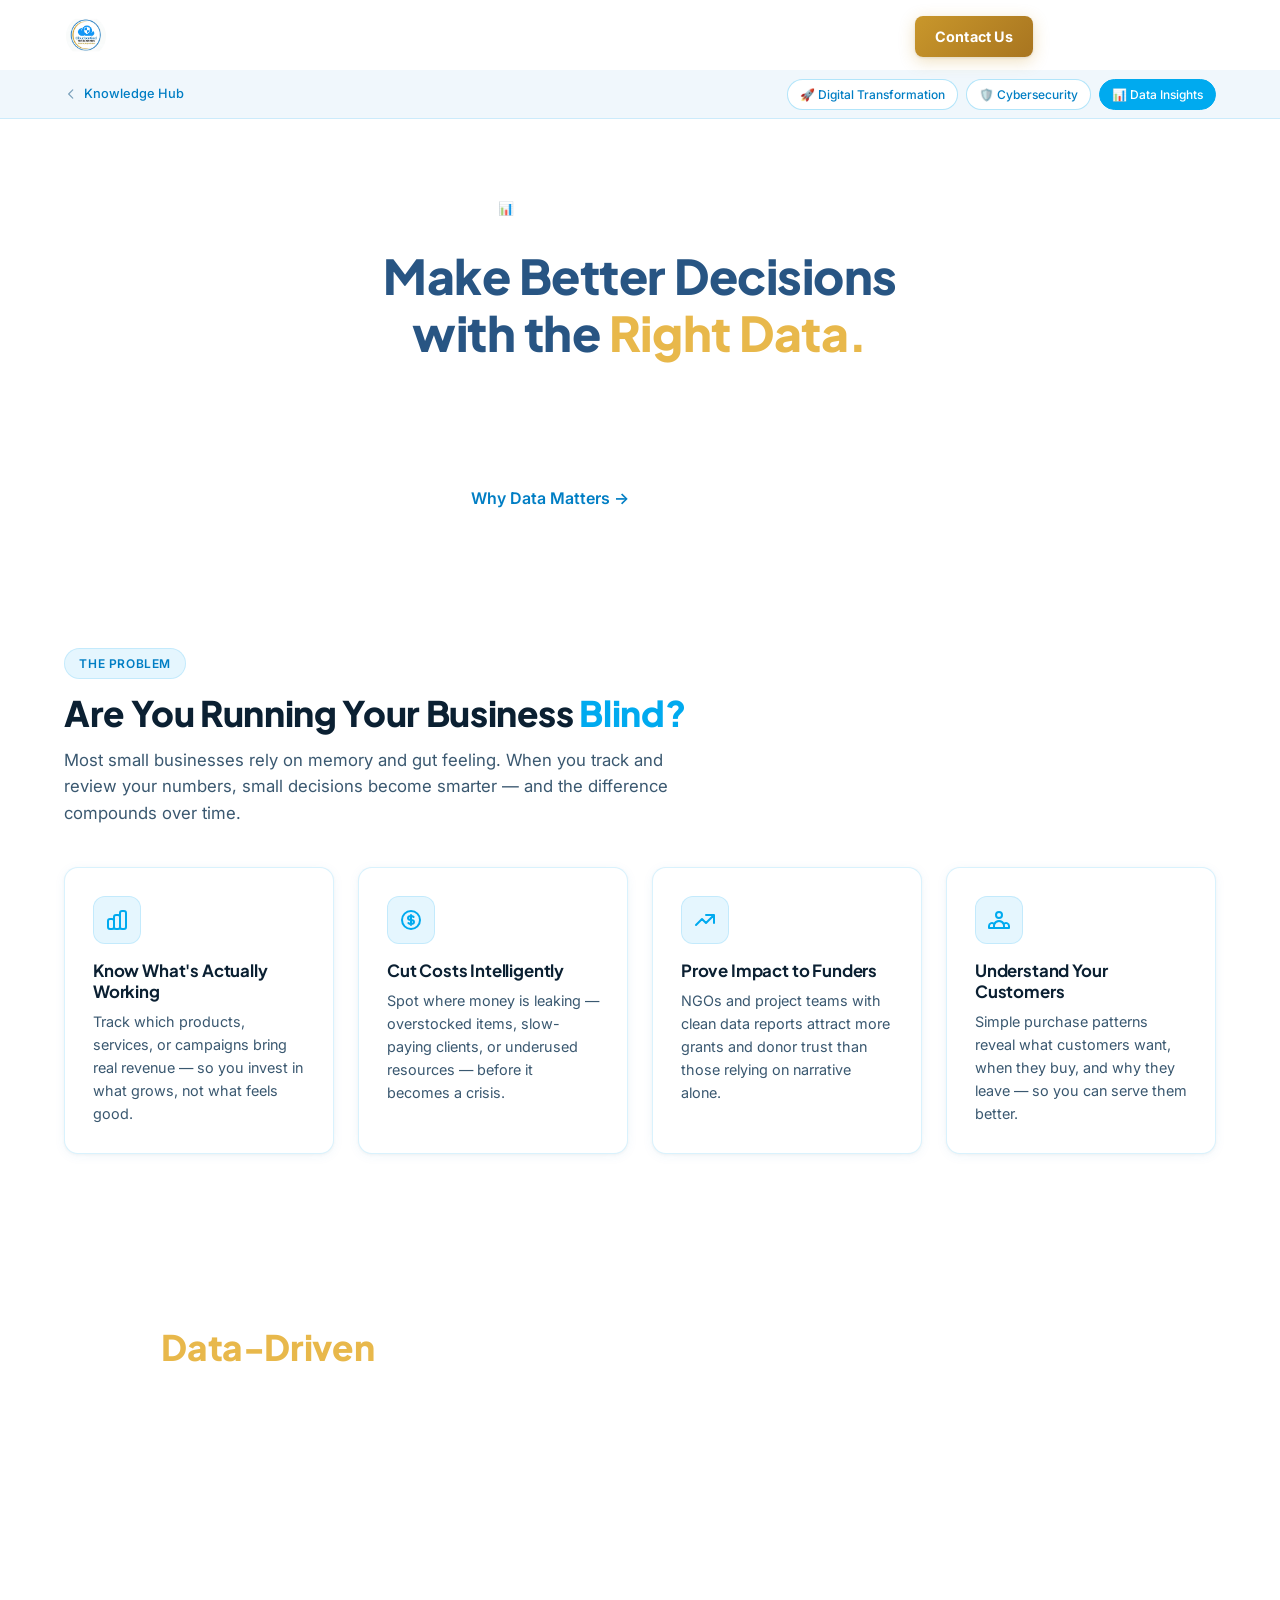
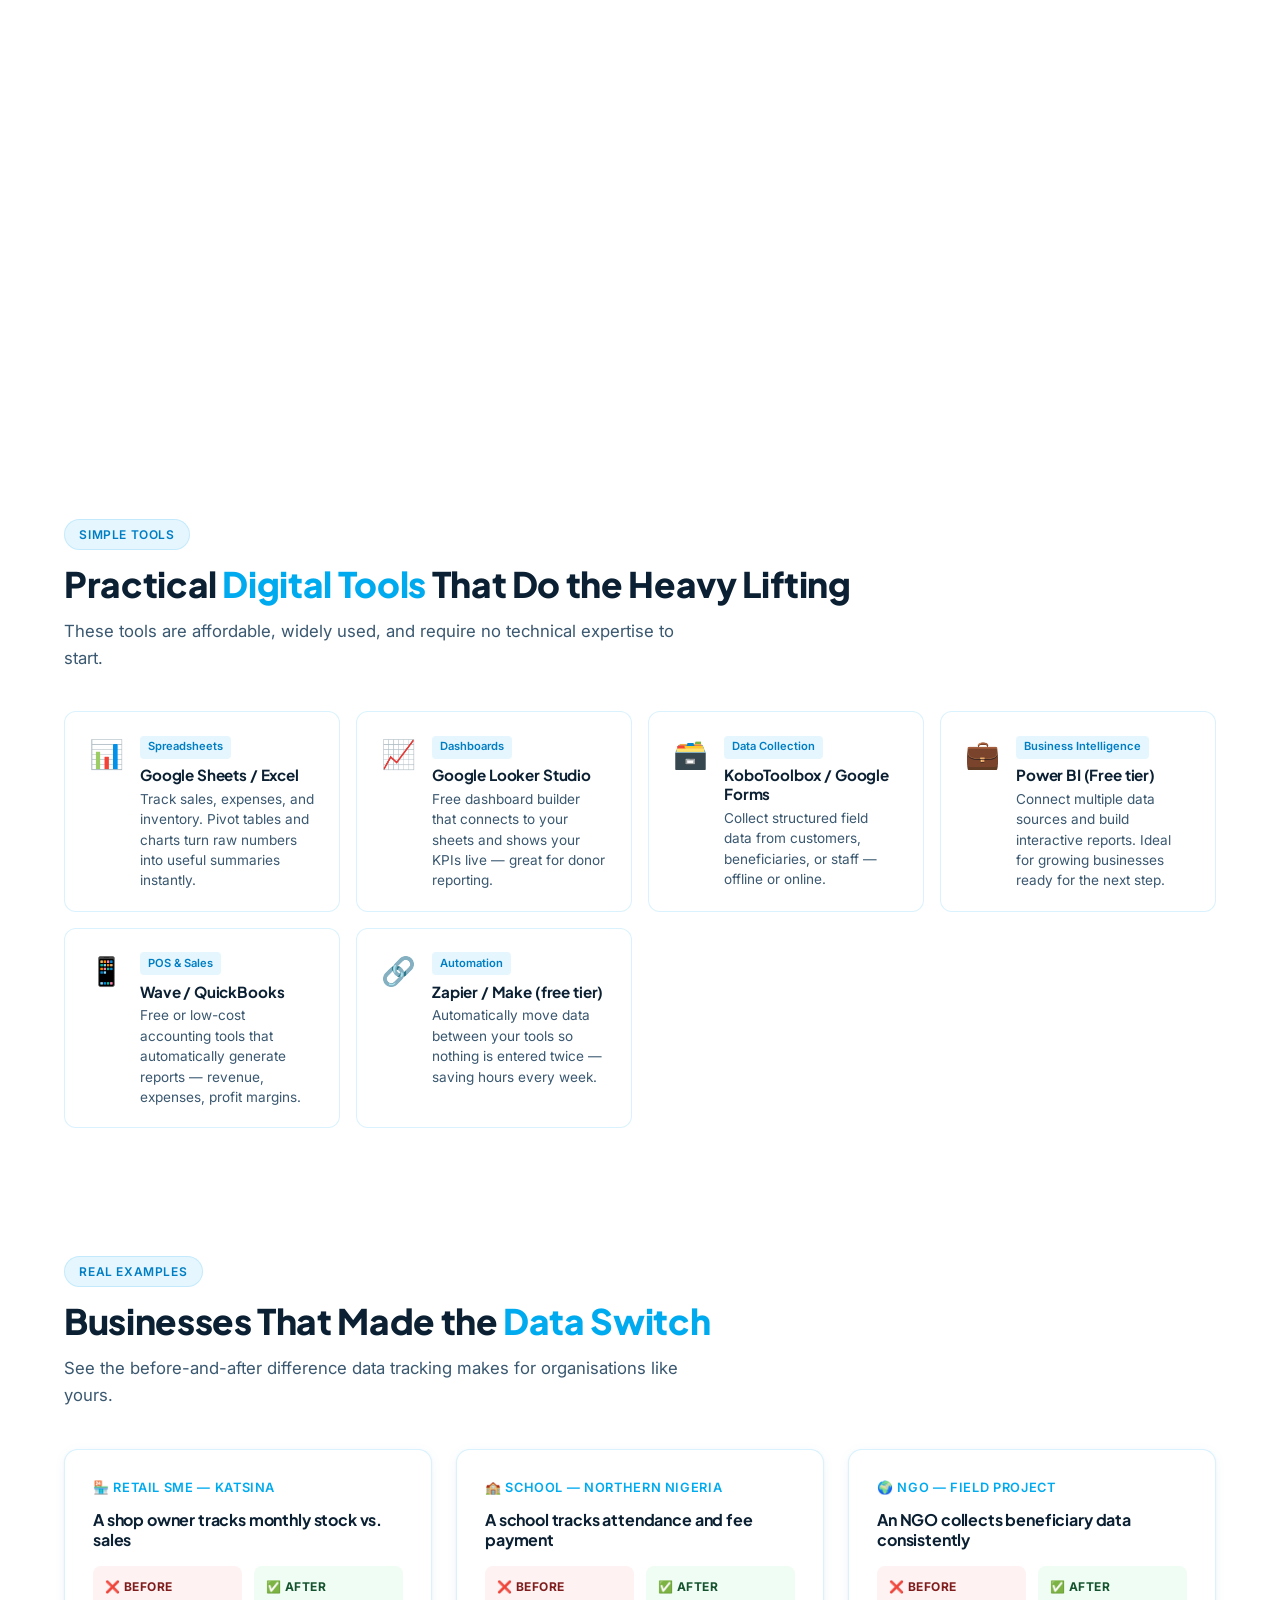
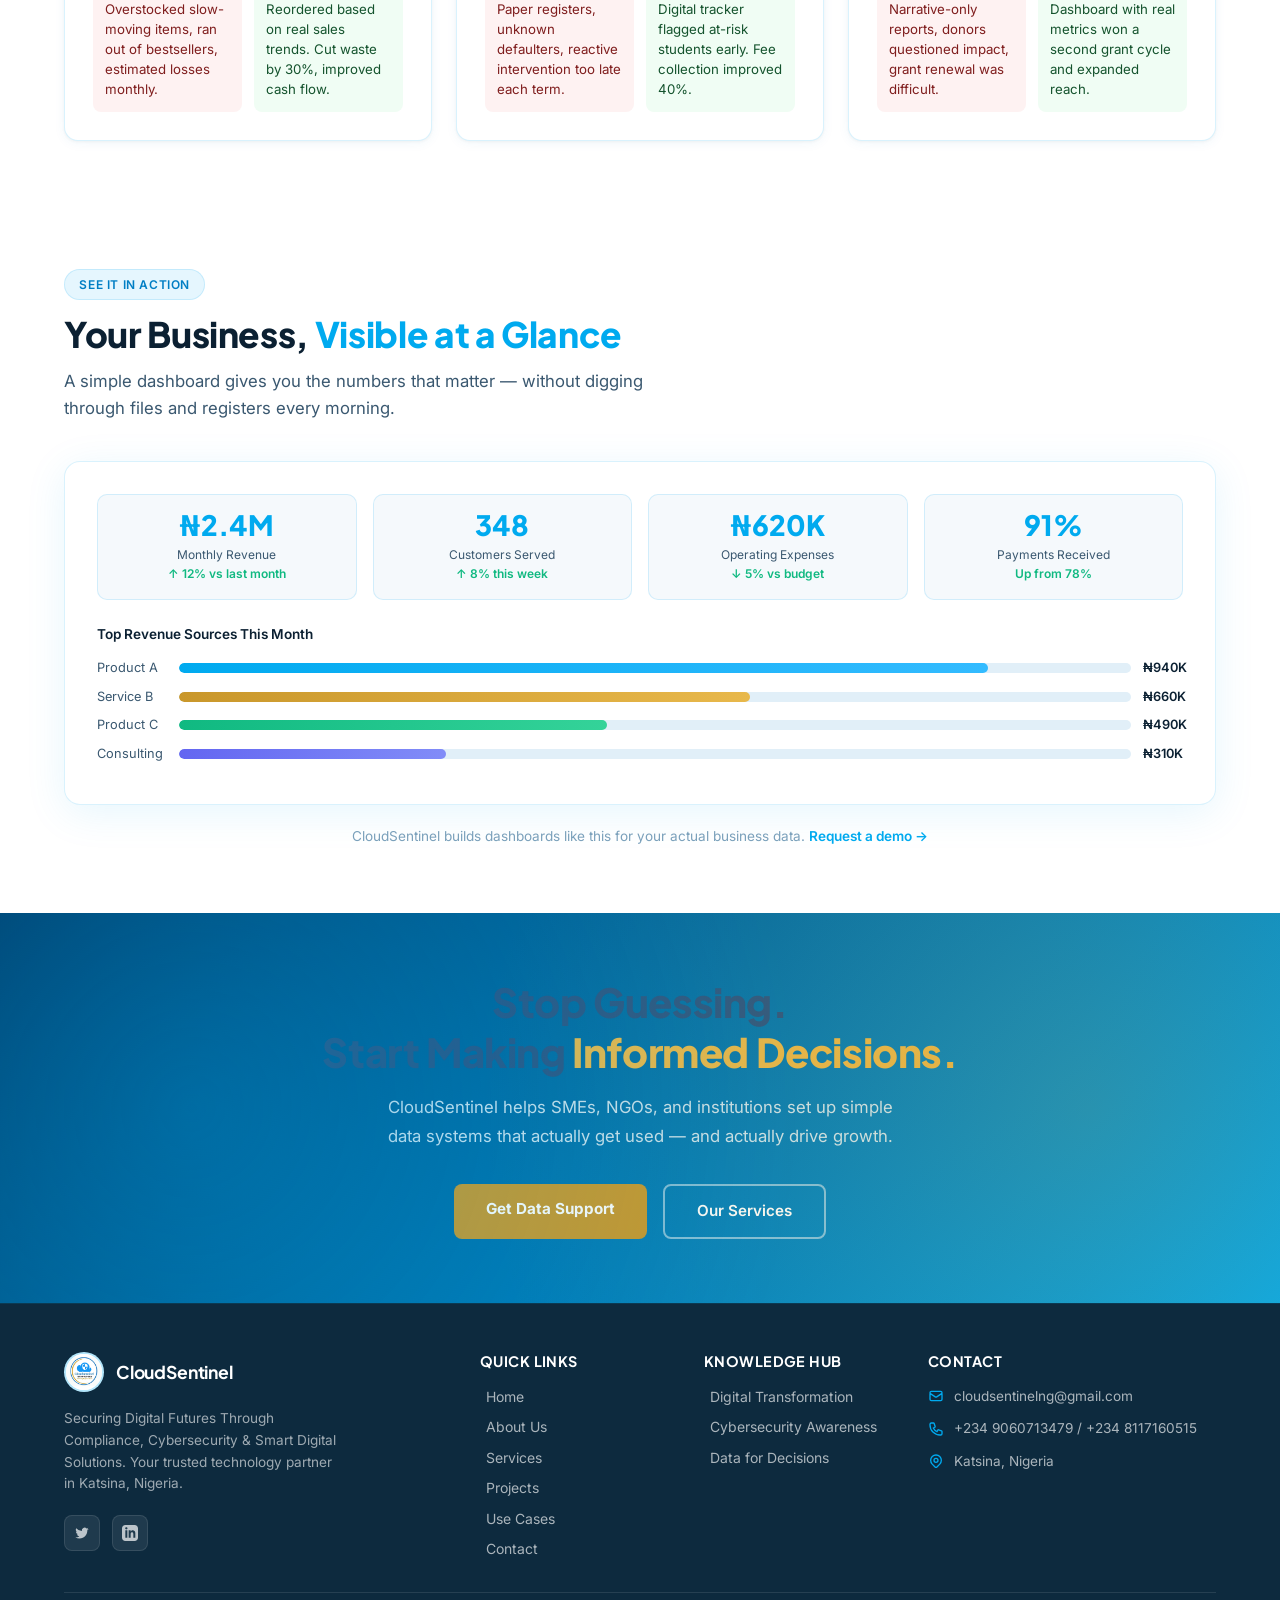
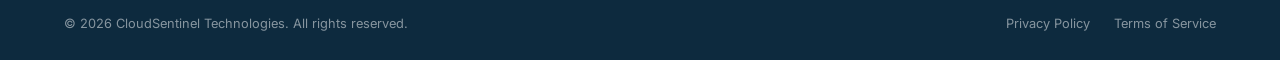
<file: cloudsentinel-data-insights.html>
<!DOCTYPE html>
<html lang="en">
<head>
    <meta charset="UTF-8">
    <meta name="viewport" content="width=device-width, initial-scale=1.0">
    <meta name="description" content="Data for Decisions — CloudSentinel Technologies. Learn how SMEs and NGOs can use data and analytics to grow smarter.">
    <title>Data for Decisions | CloudSentinel Technologies</title>

    <link rel="preconnect" href="https://fonts.googleapis.com">
    <link rel="preconnect" href="https://fonts.gstatic.com" crossorigin>
    <link href="https://fonts.googleapis.com/css2?family=Inter:wght@400;500;600;700&family=Plus+Jakarta+Sans:wght@500;600;700;800&display=swap" rel="stylesheet">
    <link rel="stylesheet" href="css/style.css">

    <style>
        :root {
            --brand: #00AAEF;
            --brand-dark: #007EC4;
            --gold: #C9972B;
            --gold-lt: #E8B84B;
            --text: #0B2032;
            --text-m: #3A5870;
            --text-l: #7AA0BB;
            --off: #F5F9FC;
            --border: rgba(0,170,239,.15);
        }

        .hub-bar-strip {
            background: #f0f7fc;
            border-bottom: 1px solid var(--border);
            padding: 0.55rem 0;
            margin-top: 70px;
        }
        .hub-bar-inner { display: flex; align-items: center; justify-content: space-between; gap: 1rem; flex-wrap: wrap; }
        .hub-back { display: flex; align-items: center; gap: 0.35rem; font-size: 0.8rem; color: var(--text-l); }
        .hub-back a { color: var(--brand-dark); text-decoration: none; font-weight: 500; }
        .hub-back a:hover { color: var(--brand); }
        .hub-pills { display: flex; gap: 0.5rem; flex-wrap: wrap; }
        .hub-pill { font-size: 0.75rem; font-weight: 500; padding: 0.3rem 0.75rem; border-radius: 999px; background: #fff; border: 1px solid rgba(0,170,239,.3); color: var(--brand-dark); text-decoration: none; transition: all 0.2s ease; }
        .hub-pill:hover, .hub-pill.active { background: var(--brand); color: #fff; border-color: var(--brand); }

        .hub-hero {
            background: linear-gradient(135deg, #003E6B 0%, #005A9E 50%, #00AAEF 100%);
            padding: 4.5rem 0 3.5rem; color: #fff; text-align: center;
        }
        .hub-hero .badge { display: inline-flex; align-items: center; gap: 0.5rem; background: rgba(255,255,255,.12); border: 1px solid rgba(255,255,255,.25); border-radius: 999px; padding: 0.4rem 1rem; font-size: 0.8rem; font-weight: 600; letter-spacing: .04em; text-transform: uppercase; margin-bottom: 1.25rem; }
        .hub-hero h1 { font-family: 'Plus Jakarta Sans', sans-serif; font-size: clamp(2rem, 5vw, 3rem); font-weight: 800; line-height: 1.2; margin-bottom: 1rem; }
        .hub-hero h1 em { color: var(--gold-lt); font-style: normal; }
        .hub-hero p { font-size: clamp(1rem, 2.5vw, 1.15rem); color: rgba(255,255,255,.85); max-width: 600px; margin: 0 auto 2rem; }
        .hub-hero .hero-btns { display: flex; gap: 1rem; justify-content: center; flex-wrap: wrap; }
        .btn-wh { background: #fff; color: var(--brand-dark); font-weight: 600; padding: 0.75rem 1.75rem; border-radius: 8px; text-decoration: none; transition: all .2s; }
        .btn-wh:hover { background: #e0f5fd; }
        .btn-ol { border: 2px solid rgba(255,255,255,.5); color: #fff; font-weight: 600; padding: 0.75rem 1.75rem; border-radius: 8px; text-decoration: none; transition: all .2s; }
        .btn-ol:hover { border-color: #fff; background: rgba(255,255,255,.1); }

        .hub-section { padding: 4rem 0; }
        .hub-section.alt { background: var(--off); }
        .hub-section.dark { background: linear-gradient(135deg, #003E6B, #005A9E); color: #fff; }

        .section-label { display: inline-block; background: rgba(0,170,239,.1); color: var(--brand-dark); border: 1px solid var(--border); border-radius: 999px; padding: 0.3rem 0.9rem; font-size: 0.75rem; font-weight: 600; letter-spacing: .05em; text-transform: uppercase; margin-bottom: 0.75rem; }
        .dark .section-label { background: rgba(255,255,255,.12); color: rgba(255,255,255,.8); border-color: rgba(255,255,255,.2); }

        .hub-section h2 { font-family: 'Plus Jakarta Sans', sans-serif; font-size: clamp(1.6rem, 4vw, 2.2rem); font-weight: 800; color: var(--text); margin-bottom: 0.75rem; line-height: 1.25; }
        .dark h2 { color: #fff; }
        .hub-section h2 em { color: var(--brand); font-style: normal; }
        .dark h2 em { color: var(--gold-lt); }
        .hub-section .sub { font-size: 1.05rem; color: var(--text-m); max-width: 640px; margin-bottom: 2.5rem; line-height: 1.6; }
        .dark .sub { color: rgba(255,255,255,.75); }

        .cards-grid { display: grid; grid-template-columns: repeat(auto-fit, minmax(240px, 1fr)); gap: 1.5rem; }
        .card { background: #fff; border: 1px solid var(--border); border-radius: 14px; padding: 1.75rem; transition: box-shadow .25s, transform .25s; }
        .card:hover { box-shadow: 0 8px 30px rgba(0,170,239,.12); transform: translateY(-3px); }
        .alt .card { background: #fff; }
        .card-icon { width: 48px; height: 48px; border-radius: 12px; background: rgba(0,170,239,.1); color: var(--brand); display: flex; align-items: center; justify-content: center; margin-bottom: 1rem; }
        .card-icon svg { width: 24px; height: 24px; }
        .card h3 { font-size: 1.05rem; font-weight: 700; color: var(--text); margin-bottom: 0.5rem; }
        .card p { font-size: 0.9rem; color: var(--text-m); line-height: 1.6; }

        /* Gold accent card variant */
        .card.gold-accent { border-top: 3px solid var(--gold); }
        .card.gold-accent .card-icon { background: rgba(201,151,43,.1); color: var(--gold); }

        /* Steps layout */
        .steps-grid { display: grid; grid-template-columns: repeat(auto-fit, minmax(220px, 1fr)); gap: 1.5rem; counter-reset: steps; }
        .step-card { background: rgba(255,255,255,.08); border: 1px solid rgba(255,255,255,.15); border-radius: 14px; padding: 1.75rem; position: relative; }
        .step-num { font-family: 'Plus Jakarta Sans', sans-serif; font-size: 2.5rem; font-weight: 800; color: rgba(255,255,255,.15); line-height: 1; margin-bottom: 0.5rem; }
        .step-card h3 { font-size: 1rem; font-weight: 700; color: #fff; margin-bottom: 0.5rem; }
        .step-card p { font-size: 0.875rem; color: rgba(255,255,255,.75); line-height: 1.6; }

        /* Tools table-style cards */
        .tools-grid { display: grid; grid-template-columns: repeat(auto-fit, minmax(260px, 1fr)); gap: 1rem; }
        .tool-card { background: #fff; border: 1px solid var(--border); border-radius: 12px; padding: 1.25rem 1.5rem; display: flex; align-items: flex-start; gap: 1rem; }
        .tool-icon { font-size: 1.75rem; flex-shrink: 0; }
        .tool-card h3 { font-size: 0.95rem; font-weight: 700; color: var(--text); margin-bottom: 0.3rem; }
        .tool-card p { font-size: 0.85rem; color: var(--text-m); line-height: 1.5; }
        .tool-tag { display: inline-block; font-size: 0.7rem; font-weight: 600; padding: 0.15rem 0.5rem; border-radius: 4px; background: rgba(0,170,239,.1); color: var(--brand-dark); margin-bottom: 0.4rem; }

        /* Scenario cards with before/after */
        .scenario-card { background: #fff; border: 1px solid var(--border); border-radius: 14px; padding: 1.75rem; }
        .scenario-card .org { font-size: 0.8rem; font-weight: 600; color: var(--brand); text-transform: uppercase; letter-spacing: .05em; margin-bottom: 0.75rem; }
        .scenario-card h3 { font-size: 1rem; font-weight: 700; color: var(--text); margin-bottom: 1rem; }
        .before-after { display: grid; grid-template-columns: 1fr 1fr; gap: 0.75rem; }
        .ba-box { border-radius: 8px; padding: 0.75rem; font-size: 0.83rem; line-height: 1.5; }
        .ba-box.before { background: #fef2f2; color: #7f1d1d; }
        .ba-box.after { background: #f0fdf4; color: #14532d; }
        .ba-label { font-weight: 700; display: block; margin-bottom: 0.25rem; font-size: 0.75rem; text-transform: uppercase; letter-spacing: .04em; }

        /* Dashboard mockup */
        .dash-mockup { background: #fff; border: 1px solid var(--border); border-radius: 16px; padding: 2rem; box-shadow: 0 8px 40px rgba(0,170,239,.1); }
        .dash-kpis { display: grid; grid-template-columns: repeat(auto-fit, minmax(140px, 1fr)); gap: 1rem; margin-bottom: 1.5rem; }
        .kpi { background: var(--off); border-radius: 10px; padding: 1rem; text-align: center; border: 1px solid var(--border); }
        .kpi-val { font-family: 'Plus Jakarta Sans', sans-serif; font-size: 1.75rem; font-weight: 800; color: var(--brand); line-height: 1; }
        .kpi-lbl { font-size: 0.75rem; color: var(--text-m); margin-top: 0.35rem; }
        .kpi-delta { font-size: 0.75rem; font-weight: 600; color: #10b981; }
        .dash-bar-area { }
        .dash-bar-title { font-size: 0.85rem; font-weight: 600; color: var(--text); margin-bottom: 0.75rem; }
        .bar-row { display: flex; align-items: center; gap: 0.75rem; margin-bottom: 0.5rem; }
        .bar-row span { font-size: 0.8rem; color: var(--text-m); width: 70px; flex-shrink: 0; }
        .bar-track { flex: 1; background: #e1eff8; border-radius: 999px; height: 10px; overflow: hidden; }
        .bar-fill { height: 100%; border-radius: 999px; }
        .bar-row em { font-size: 0.8rem; color: var(--text); font-style: normal; font-weight: 600; width: 40px; text-align: right; }

        /* CTA */
        .cta-section { background: linear-gradient(135deg, #003E6B, #00AAEF); padding: 4rem 0; text-align: center; color: #fff; }
        .cta-section h2 { font-family: 'Plus Jakarta Sans', sans-serif; font-size: clamp(1.8rem, 4vw, 2.5rem); font-weight: 800; margin-bottom: 1rem; }
        .cta-section h2 em { color: var(--gold-lt); font-style: normal; }
        .cta-section p { color: rgba(255,255,255,.8); margin-bottom: 2rem; max-width: 520px; margin-left: auto; margin-right: auto; font-size: 1.05rem; }
        .cta-btns { display: flex; gap: 1rem; justify-content: center; flex-wrap: wrap; }
        .btn-gold-solid { background: var(--gold); color: #fff; font-weight: 700; padding: 0.85rem 2rem; border-radius: 8px; text-decoration: none; transition: all .2s; font-size: 0.95rem; }
        .btn-gold-solid:hover { background: var(--gold-lt); color: var(--text); }
        .btn-outline-wh { border: 2px solid rgba(255,255,255,.5); color: #fff; font-weight: 600; padding: 0.85rem 2rem; border-radius: 8px; text-decoration: none; transition: all .2s; font-size: 0.95rem; }
        .btn-outline-wh:hover { border-color: #fff; }

        /* Footer */
        .footer { background: #0D2A3E; color: rgba(255,255,255,.75); padding: 3rem 0 1.5rem; }
        .footer-grid { display: grid; grid-template-columns: 2fr 1fr 1fr 1.5fr; gap: 2rem; margin-bottom: 2rem; }
        .footer-logo { display: flex; align-items: center; gap: 0.75rem; margin-bottom: 1rem; }
        .footer-logo img { height: 40px; width: auto; }
        .footer-logo span { font-family: 'Plus Jakarta Sans', sans-serif; font-weight: 700; color: #fff; font-size: 1.1rem; }
        .footer-tagline { font-size: 0.85rem; line-height: 1.6; margin-bottom: 1.25rem; }
        .footer-social { display: flex; gap: 0.75rem; }
        .social-link { width: 36px; height: 36px; background: rgba(255,255,255,.08); border-radius: 8px; display: flex; align-items: center; justify-content: center; color: rgba(255,255,255,.7); transition: all .2s; text-decoration: none; }
        .social-link svg { width: 16px; height: 16px; }
        .social-link:hover { background: var(--brand); color: #fff; }
        .footer-title { font-weight: 700; color: #fff; font-size: 0.9rem; margin-bottom: 1rem; letter-spacing: .03em; text-transform: uppercase; }
        .footer-links { list-style: none; display: flex; flex-direction: column; gap: 0.5rem; }
        .footer-link { color: rgba(255,255,255,.65); text-decoration: none; font-size: 0.875rem; transition: color .2s; }
        .footer-link:hover { color: var(--brand); }
        .footer-contact-item { display: flex; align-items: flex-start; gap: 0.6rem; margin-bottom: 0.75rem; font-size: 0.85rem; }
        .footer-contact-item svg { width: 16px; height: 16px; flex-shrink: 0; margin-top: .15rem; color: var(--brand); }
        .footer-bottom { border-top: 1px solid rgba(255,255,255,.1); padding-top: 1.25rem; display: flex; align-items: center; justify-content: space-between; flex-wrap: wrap; gap: 0.75rem; }
        .footer-copyright { font-size: 0.8rem; color: rgba(255,255,255,.5); }
        .footer-legal { display: flex; gap: 1.5rem; }
        .footer-legal a { font-size: 0.8rem; color: rgba(255,255,255,.5); text-decoration: none; }
        .footer-legal a:hover { color: var(--brand); }

        @media (max-width: 768px) {
            .footer-grid { grid-template-columns: 1fr 1fr; }
            .hub-bar-inner { flex-direction: column; align-items: flex-start; gap: 0.5rem; }
            .before-after { grid-template-columns: 1fr; }
        }
        @media (max-width: 500px) { .footer-grid { grid-template-columns: 1fr; } }
        @media (max-width: 600px) { .hub-bar-strip { display: none; } }
    </style>
</head>

<body>

<!-- ── NAVBAR ────────────────────────────────────────────── -->
<nav class="navbar scrolled" id="mainNav">
    <div class="container">
        <a href="index.html" class="nav-logo">
            <img src="assets/logo.png" alt="CloudSentinel Technologies Logo">
            <span class="nav-logo-text">CloudSentinel Technologies</span>
        </a>
        <ul class="nav-menu">
            <li><a href="index.html" class="nav-link">Home</a></li>
            <li><a href="about.html" class="nav-link">About</a></li>
            <li><a href="services.html" class="nav-link">Services</a></li>
            <li><a href="projects.html" class="nav-link">Projects</a></li>
            <li><a href="use-cases.html" class="nav-link">Use Cases</a></li>
            <li><a href="contact.html" class="btn btn-gold nav-cta">Contact Us</a></li>
        </ul>
        <button class="nav-toggle" aria-label="Toggle navigation">
            <span></span><span></span><span></span>
        </button>
    </div>
    <div class="nav-overlay"></div>
</nav>

<!-- Hub breadcrumb bar -->
<div class="hub-bar-strip">
    <div class="container hub-bar-inner">
        <span class="hub-back">
            <svg width="14" height="14" fill="none" stroke="currentColor" viewBox="0 0 24 24"><path stroke-linecap="round" stroke-linejoin="round" stroke-width="2" d="M15 19l-7-7 7-7"/></svg>
            <a href="index.html#awareness">Knowledge Hub</a>
        </span>
        <div class="hub-pills">
            <a href="cloudsentinel-digitalization.html" class="hub-pill">🚀 Digital Transformation</a>
            <a href="cloudsentinel-cybersecurity.html" class="hub-pill">🛡️ Cybersecurity</a>
            <a href="cloudsentinel-data-insights.html" class="hub-pill active">📊 Data Insights</a>
        </div>
    </div>
</div>

<!-- ── HERO ──────────────────────────────────────────────── -->
<section class="hub-hero">
    <div class="container">
        <div class="badge">📊 Data Intelligence for SMEs & NGOs</div>
        <h1>Make Better Decisions<br>with the <em>Right Data.</em></h1>
        <p>Turn your business numbers into clear insights, stronger decisions, and measurable growth — no data science degree required.</p>
        <div class="hero-btns">
            <a href="#why" class="btn-wh">Why Data Matters →</a>
            <a href="#tools" class="btn-ol">See the Tools</a>
        </div>
    </div>
</section>

<!-- ── WHY DATA ───────────────────────────────────────────── -->
<section class="hub-section alt" id="why">
    <div class="container">
        <span class="section-label">The Problem</span>
        <h2>Are You Running Your Business <em>Blind?</em></h2>
        <p class="sub">Most small businesses rely on memory and gut feeling. When you track and review your numbers, small decisions become smarter — and the difference compounds over time.</p>
        <div class="cards-grid">
            <div class="card">
                <div class="card-icon"><svg fill="none" stroke="currentColor" viewBox="0 0 24 24"><path stroke-linecap="round" stroke-linejoin="round" stroke-width="2" d="M9 19v-6a2 2 0 00-2-2H5a2 2 0 00-2 2v6a2 2 0 002 2h2a2 2 0 002-2zm0 0V9a2 2 0 012-2h2a2 2 0 012 2v10m-6 0a2 2 0 002 2h2a2 2 0 002-2m0 0V5a2 2 0 012-2h2a2 2 0 012 2v14a2 2 0 01-2 2h-2a2 2 0 01-2-2z"/></svg></div>
                <h3>Know What's Actually Working</h3>
                <p>Track which products, services, or campaigns bring real revenue — so you invest in what grows, not what feels good.</p>
            </div>
            <div class="card">
                <div class="card-icon"><svg fill="none" stroke="currentColor" viewBox="0 0 24 24"><path stroke-linecap="round" stroke-linejoin="round" stroke-width="2" d="M12 8c-1.657 0-3 .895-3 2s1.343 2 3 2 3 .895 3 2-1.343 2-3 2m0-8c1.11 0 2.08.402 2.599 1M12 8V7m0 1v8m0 0v1m0-1c-1.11 0-2.08-.402-2.599-1M21 12a9 9 0 11-18 0 9 9 0 0118 0z"/></svg></div>
                <h3>Cut Costs Intelligently</h3>
                <p>Spot where money is leaking — overstocked items, slow-paying clients, or underused resources — before it becomes a crisis.</p>
            </div>
            <div class="card">
                <div class="card-icon"><svg fill="none" stroke="currentColor" viewBox="0 0 24 24"><path stroke-linecap="round" stroke-linejoin="round" stroke-width="2" d="M13 7h8m0 0v8m0-8l-8 8-4-4-6 6"/></svg></div>
                <h3>Prove Impact to Funders</h3>
                <p>NGOs and project teams with clean data reports attract more grants and donor trust than those relying on narrative alone.</p>
            </div>
            <div class="card">
                <div class="card-icon"><svg fill="none" stroke="currentColor" viewBox="0 0 24 24"><path stroke-linecap="round" stroke-linejoin="round" stroke-width="2" d="M17 20h5v-2a3 3 0 00-5.356-1.857M17 20H7m10 0v-2c0-.656-.126-1.283-.356-1.857M7 20H2v-2a3 3 0 015.356-1.857M7 20v-2c0-.656.126-1.283.356-1.857m0 0a5.002 5.002 0 019.288 0M15 7a3 3 0 11-6 0 3 3 0 016 0z"/></svg></div>
                <h3>Understand Your Customers</h3>
                <p>Simple purchase patterns reveal what customers want, when they buy, and why they leave — so you can serve them better.</p>
            </div>
        </div>
    </div>
</section>

<!-- ── HOW IT WORKS ───────────────────────────────────────── -->
<section class="hub-section dark" id="how">
    <div class="container">
        <span class="section-label">The Process</span>
        <h2>What <em>Data-Driven</em> Decision Making Looks Like</h2>
        <p class="sub">You do not need a full analytics team. You need a simple, consistent system — and someone to set it up for you.</p>
        <div class="steps-grid">
            <div class="step-card">
                <div class="step-num">01</div>
                <h3>Collect</h3>
                <p>Capture sales, expenses, customer activity, and project outputs consistently — in a spreadsheet, app, or simple database.</p>
            </div>
            <div class="step-card">
                <div class="step-num">02</div>
                <h3>Clean</h3>
                <p>Remove duplicates, fix errors, and standardise formats so your numbers actually reflect reality.</p>
            </div>
            <div class="step-card">
                <div class="step-num">03</div>
                <h3>Analyse</h3>
                <p>Look for trends, peaks, gaps, and patterns. Even basic averages and totals reveal what is and is not working.</p>
            </div>
            <div class="step-card">
                <div class="step-num">04</div>
                <h3>Visualise</h3>
                <p>Turn numbers into charts and dashboards so the whole team can understand the story at a glance.</p>
            </div>
            <div class="step-card">
                <div class="step-num">05</div>
                <h3>Decide</h3>
                <p>Act on what the data shows — adjust pricing, restock products, reassign staff, or report to donors with confidence.</p>
            </div>
        </div>
    </div>
</section>

<!-- ── TOOLS ─────────────────────────────────────────────── -->
<section class="hub-section" id="tools">
    <div class="container">
        <span class="section-label">Simple Tools</span>
        <h2>Practical <em>Digital Tools</em> That Do the Heavy Lifting</h2>
        <p class="sub">These tools are affordable, widely used, and require no technical expertise to start.</p>
        <div class="tools-grid">
            <div class="tool-card">
                <span class="tool-icon">📊</span>
                <div>
                    <span class="tool-tag">Spreadsheets</span>
                    <h3>Google Sheets / Excel</h3>
                    <p>Track sales, expenses, and inventory. Pivot tables and charts turn raw numbers into useful summaries instantly.</p>
                </div>
            </div>
            <div class="tool-card">
                <span class="tool-icon">📈</span>
                <div>
                    <span class="tool-tag">Dashboards</span>
                    <h3>Google Looker Studio</h3>
                    <p>Free dashboard builder that connects to your sheets and shows your KPIs live — great for donor reporting.</p>
                </div>
            </div>
            <div class="tool-card">
                <span class="tool-icon">🗃️</span>
                <div>
                    <span class="tool-tag">Data Collection</span>
                    <h3>KoboToolbox / Google Forms</h3>
                    <p>Collect structured field data from customers, beneficiaries, or staff — offline or online.</p>
                </div>
            </div>
            <div class="tool-card">
                <span class="tool-icon">💼</span>
                <div>
                    <span class="tool-tag">Business Intelligence</span>
                    <h3>Power BI (Free tier)</h3>
                    <p>Connect multiple data sources and build interactive reports. Ideal for growing businesses ready for the next step.</p>
                </div>
            </div>
            <div class="tool-card">
                <span class="tool-icon">📱</span>
                <div>
                    <span class="tool-tag">POS & Sales</span>
                    <h3>Wave / QuickBooks</h3>
                    <p>Free or low-cost accounting tools that automatically generate reports — revenue, expenses, profit margins.</p>
                </div>
            </div>
            <div class="tool-card">
                <span class="tool-icon">🔗</span>
                <div>
                    <span class="tool-tag">Automation</span>
                    <h3>Zapier / Make (free tier)</h3>
                    <p>Automatically move data between your tools so nothing is entered twice — saving hours every week.</p>
                </div>
            </div>
        </div>
    </div>
</section>

<!-- ── REAL SCENARIOS ─────────────────────────────────────── -->
<section class="hub-section alt" id="scenarios">
    <div class="container">
        <span class="section-label">Real Examples</span>
        <h2>Businesses That Made the <em>Data Switch</em></h2>
        <p class="sub">See the before-and-after difference data tracking makes for organisations like yours.</p>
        <div class="cards-grid">
            <div class="scenario-card card">
                <p class="org">🏪 Retail SME — Katsina</p>
                <h3>A shop owner tracks monthly stock vs. sales</h3>
                <div class="before-after">
                    <div class="ba-box before"><span class="ba-label">❌ Before</span>Overstocked slow-moving items, ran out of bestsellers, estimated losses monthly.</div>
                    <div class="ba-box after"><span class="ba-label">✅ After</span>Reordered based on real sales trends. Cut waste by 30%, improved cash flow.</div>
                </div>
            </div>
            <div class="scenario-card card">
                <p class="org">🏫 School — Northern Nigeria</p>
                <h3>A school tracks attendance and fee payment</h3>
                <div class="before-after">
                    <div class="ba-box before"><span class="ba-label">❌ Before</span>Paper registers, unknown defaulters, reactive intervention too late each term.</div>
                    <div class="ba-box after"><span class="ba-label">✅ After</span>Digital tracker flagged at-risk students early. Fee collection improved 40%.</div>
                </div>
            </div>
            <div class="scenario-card card">
                <p class="org">🌍 NGO — Field Project</p>
                <h3>An NGO collects beneficiary data consistently</h3>
                <div class="before-after">
                    <div class="ba-box before"><span class="ba-label">❌ Before</span>Narrative-only reports, donors questioned impact, grant renewal was difficult.</div>
                    <div class="ba-box after"><span class="ba-label">✅ After</span>Dashboard with real metrics won a second grant cycle and expanded reach.</div>
                </div>
            </div>
        </div>
    </div>
</section>

<!-- ── DASHBOARD PREVIEW ──────────────────────────────────── -->
<section class="hub-section" id="dashboards">
    <div class="container">
        <span class="section-label">See It in Action</span>
        <h2>Your Business, <em>Visible at a Glance</em></h2>
        <p class="sub">A simple dashboard gives you the numbers that matter — without digging through files and registers every morning.</p>
        <div class="dash-mockup">
            <div class="dash-kpis">
                <div class="kpi"><div class="kpi-val">₦2.4M</div><div class="kpi-lbl">Monthly Revenue</div><div class="kpi-delta">↑ 12% vs last month</div></div>
                <div class="kpi"><div class="kpi-val">348</div><div class="kpi-lbl">Customers Served</div><div class="kpi-delta">↑ 8% this week</div></div>
                <div class="kpi"><div class="kpi-val">₦620K</div><div class="kpi-lbl">Operating Expenses</div><div class="kpi-delta">↓ 5% vs budget</div></div>
                <div class="kpi"><div class="kpi-val">91%</div><div class="kpi-lbl">Payments Received</div><div class="kpi-delta">Up from 78%</div></div>
            </div>
            <div class="dash-bar-area">
                <div class="dash-bar-title">Top Revenue Sources This Month</div>
                <div class="bar-row"><span>Product A</span><div class="bar-track"><div class="bar-fill" style="width:85%;background:linear-gradient(90deg,#00AAEF,#33BBFF)"></div></div><em>₦940K</em></div>
                <div class="bar-row"><span>Service B</span><div class="bar-track"><div class="bar-fill" style="width:60%;background:linear-gradient(90deg,#C9972B,#E8B84B)"></div></div><em>₦660K</em></div>
                <div class="bar-row"><span>Product C</span><div class="bar-track"><div class="bar-fill" style="width:45%;background:linear-gradient(90deg,#10b981,#34d399)"></div></div><em>₦490K</em></div>
                <div class="bar-row"><span>Consulting</span><div class="bar-track"><div class="bar-fill" style="width:28%;background:linear-gradient(90deg,#6366f1,#818cf8)"></div></div><em>₦310K</em></div>
            </div>
        </div>
        <p style="text-align:center;margin-top:1.25rem;font-size:0.85rem;color:var(--text-l);">CloudSentinel builds dashboards like this for your actual business data. <a href="contact.html" style="color:var(--brand);font-weight:600;">Request a demo →</a></p>
    </div>
</section>

<!-- ── FINAL CTA ──────────────────────────────────────────── -->
<section class="cta-section" id="finalcta">
    <div class="container">
        <h2>Stop Guessing.<br>Start Making <em>Informed Decisions.</em></h2>
        <p>CloudSentinel helps SMEs, NGOs, and institutions set up simple data systems that actually get used — and actually drive growth.</p>
        <div class="cta-btns">
            <a href="contact.html" class="btn-gold-solid">Get Data Support</a>
            <a href="services.html" class="btn-outline-wh">Our Services</a>
        </div>
    </div>
</section>

<!-- Footer -->
<footer class="footer">
    <div class="container">
        <div class="footer-grid">
            <div class="footer-brand">
                <div class="footer-logo">
                    <img src="assets/logo.png" alt="CloudSentinel Technologies">
                    <span>CloudSentinel</span>
                </div>
                <p class="footer-tagline">Securing Digital Futures Through Compliance, Cybersecurity & Smart Digital Solutions. Your trusted technology partner in Katsina, Nigeria.</p>
                <div class="footer-social">
                    <a href="#" class="social-link" aria-label="Twitter"><svg fill="currentColor" viewBox="0 0 24 24"><path d="M8.29 20.251c7.547 0 11.675-6.253 11.675-11.675 0-.178 0-.355-.012-.53A8.348 8.348 0 0022 5.92a8.19 8.19 0 01-2.357.646 4.118 4.118 0 001.804-2.27 8.224 8.224 0 01-2.605.996 4.107 4.107 0 00-6.993 3.743 11.65 11.65 0 01-8.457-4.287 4.106 4.106 0 001.27 5.477A4.072 4.072 0 012.8 9.713v.052a4.105 4.105 0 003.292 4.022 4.095 4.095 0 01-1.853.07 4.108 4.108 0 003.834 2.85A8.233 8.233 0 012 18.407a11.616 11.616 0 006.29 1.84"/></svg></a>
                    <a href="#" class="social-link" aria-label="LinkedIn"><svg fill="currentColor" viewBox="0 0 24 24"><path d="M19 0h-14c-2.761 0-5 2.239-5 5v14c0 2.761 2.239 5 5 5h14c2.762 0 5-2.239 5-5v-14c0-2.761-2.238-5-5-5zm-11 19h-3v-11h3v11zm-1.5-12.268c-.966 0-1.75-.79-1.75-1.764s.784-1.764 1.75-1.764 1.75.79 1.75 1.764-.783 1.764-1.75 1.764zm13.5 12.268h-3v-5.604c0-3.368-4-3.113-4 0v5.604h-3v-11h3v1.765c1.396-2.586 7-2.777 7 2.476v6.759z"/></svg></a>
                </div>
            </div>
            <div class="footer-column">
                <h4 class="footer-title">Quick Links</h4>
                <ul class="footer-links">
                    <li><a href="index.html" class="footer-link">Home</a></li>
                    <li><a href="about.html" class="footer-link">About Us</a></li>
                    <li><a href="services.html" class="footer-link">Services</a></li>
                    <li><a href="projects.html" class="footer-link">Projects</a></li>
                    <li><a href="use-cases.html" class="footer-link">Use Cases</a></li>
                    <li><a href="contact.html" class="footer-link">Contact</a></li>
                </ul>
            </div>
            <div class="footer-column">
                <h4 class="footer-title">Knowledge Hub</h4>
                <ul class="footer-links">
                    <li><a href="cloudsentinel-digitalization.html" class="footer-link">Digital Transformation</a></li>
                    <li><a href="cloudsentinel-cybersecurity.html" class="footer-link">Cybersecurity Awareness</a></li>
                    <li><a href="cloudsentinel-data-insights.html" class="footer-link">Data for Decisions</a></li>
                </ul>
            </div>
            <div class="footer-column">
                <h4 class="footer-title">Contact</h4>
                <div class="footer-contact-item"><svg fill="none" stroke="currentColor" viewBox="0 0 24 24"><path stroke-linecap="round" stroke-linejoin="round" stroke-width="2" d="M3 8l7.89 5.26a2 2 0 002.22 0L21 8M5 19h14a2 2 0 002-2V7a2 2 0 00-2-2H5a2 2 0 00-2 2v10a2 2 0 002 2z"/></svg><span>cloudsentinelng@gmail.com</span></div>
                <div class="footer-contact-item"><svg fill="none" stroke="currentColor" viewBox="0 0 24 24"><path stroke-linecap="round" stroke-linejoin="round" stroke-width="2" d="M3 5a2 2 0 012-2h3.28a1 1 0 01.948.684l1.498 4.493a1 1 0 01-.502 1.21l-2.257 1.13a11.042 11.042 0 005.516 5.516l1.13-2.257a1 1 0 011.21-.502l4.493 1.498a1 1 0 01.684.949V19a2 2 0 01-2 2h-1C9.716 21 3 14.284 3 6V5z"/></svg><span>+234 9060713479 / +234 8117160515</span></div>
                <div class="footer-contact-item"><svg fill="none" stroke="currentColor" viewBox="0 0 24 24"><path stroke-linecap="round" stroke-linejoin="round" stroke-width="2" d="M17.657 16.657L13.414 20.9a1.998 1.998 0 01-2.827 0l-4.244-4.243a8 8 0 1111.314 0z"/><path stroke-linecap="round" stroke-linejoin="round" stroke-width="2" d="M15 11a3 3 0 11-6 0 3 3 0 016 0z"/></svg><span>Katsina, Nigeria</span></div>
            </div>
        </div>
        <div class="footer-bottom">
            <p class="footer-copyright">&copy; 2026 CloudSentinel Technologies. All rights reserved.</p>
            <div class="footer-legal"><a href="#">Privacy Policy</a><a href="#">Terms of Service</a></div>
        </div>
    </div>
</footer>

<script src="js/main.js"></script>
</body>
</html>
</file>
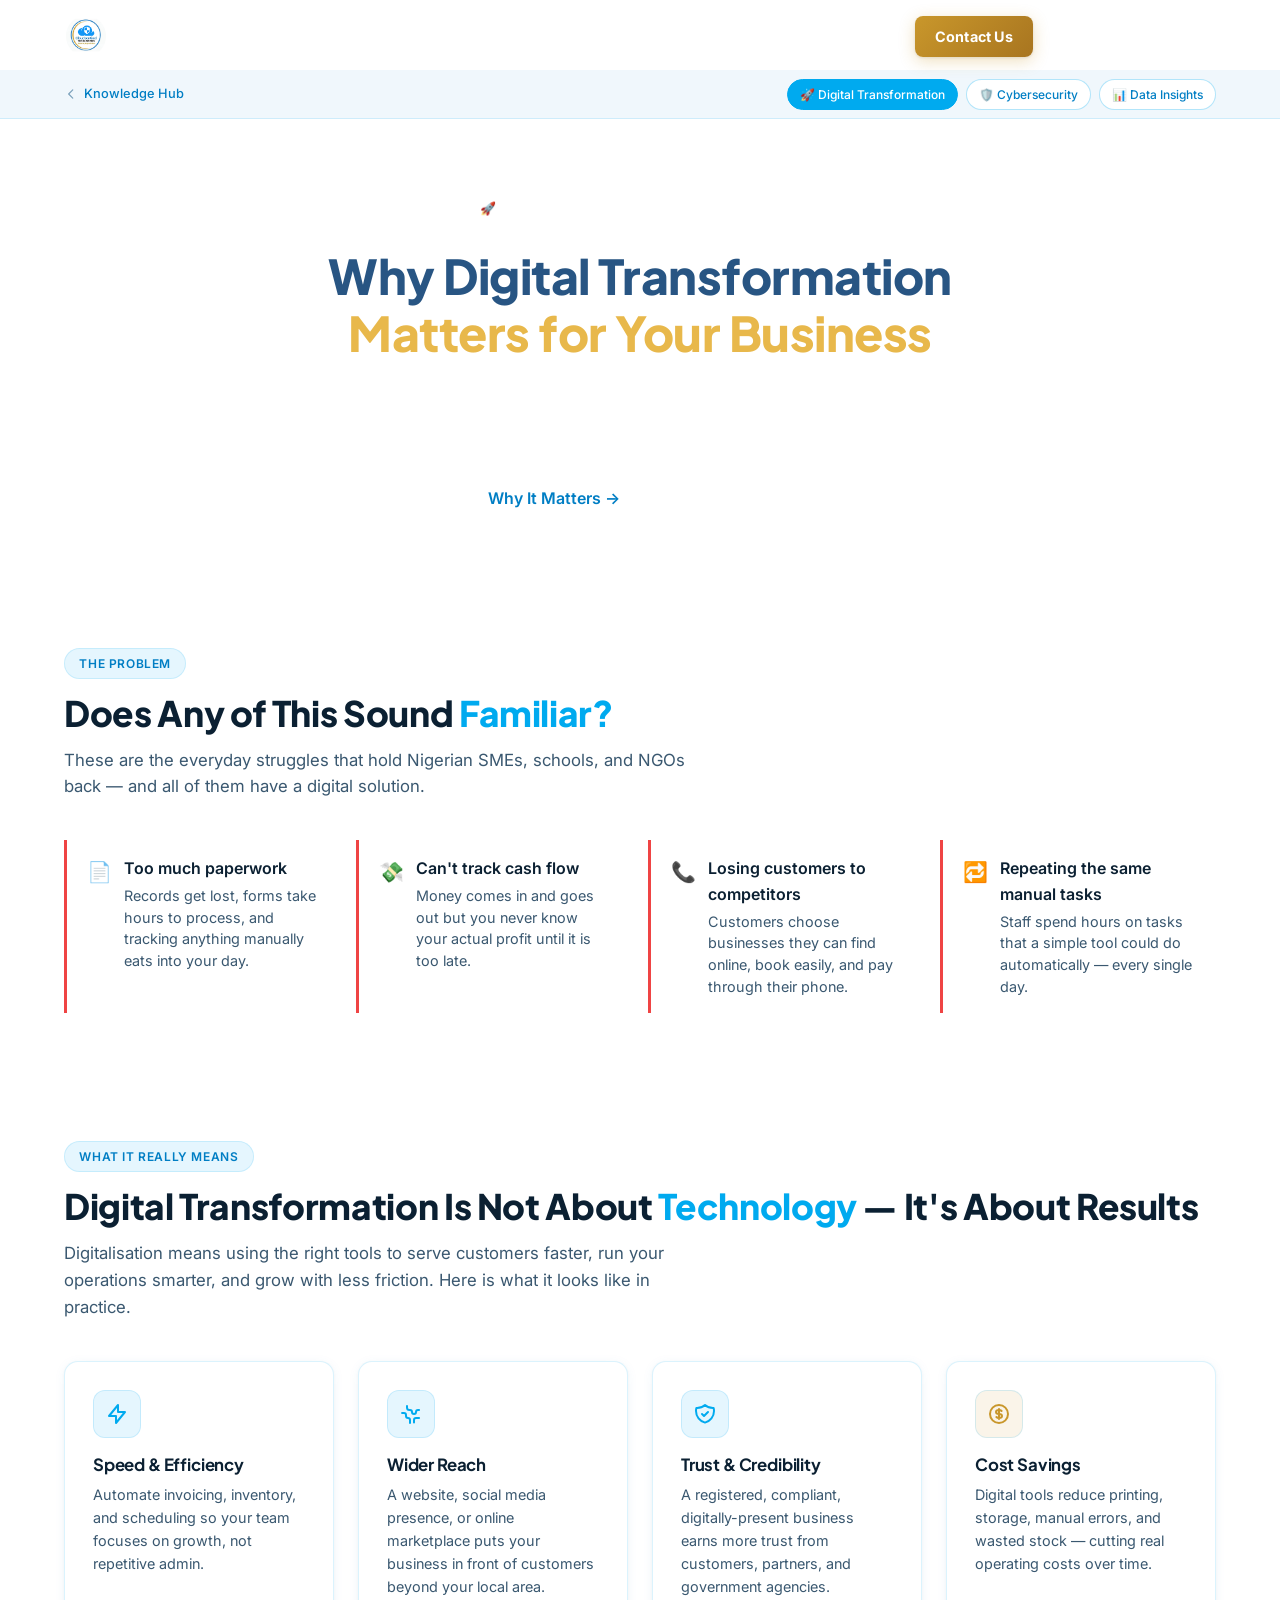
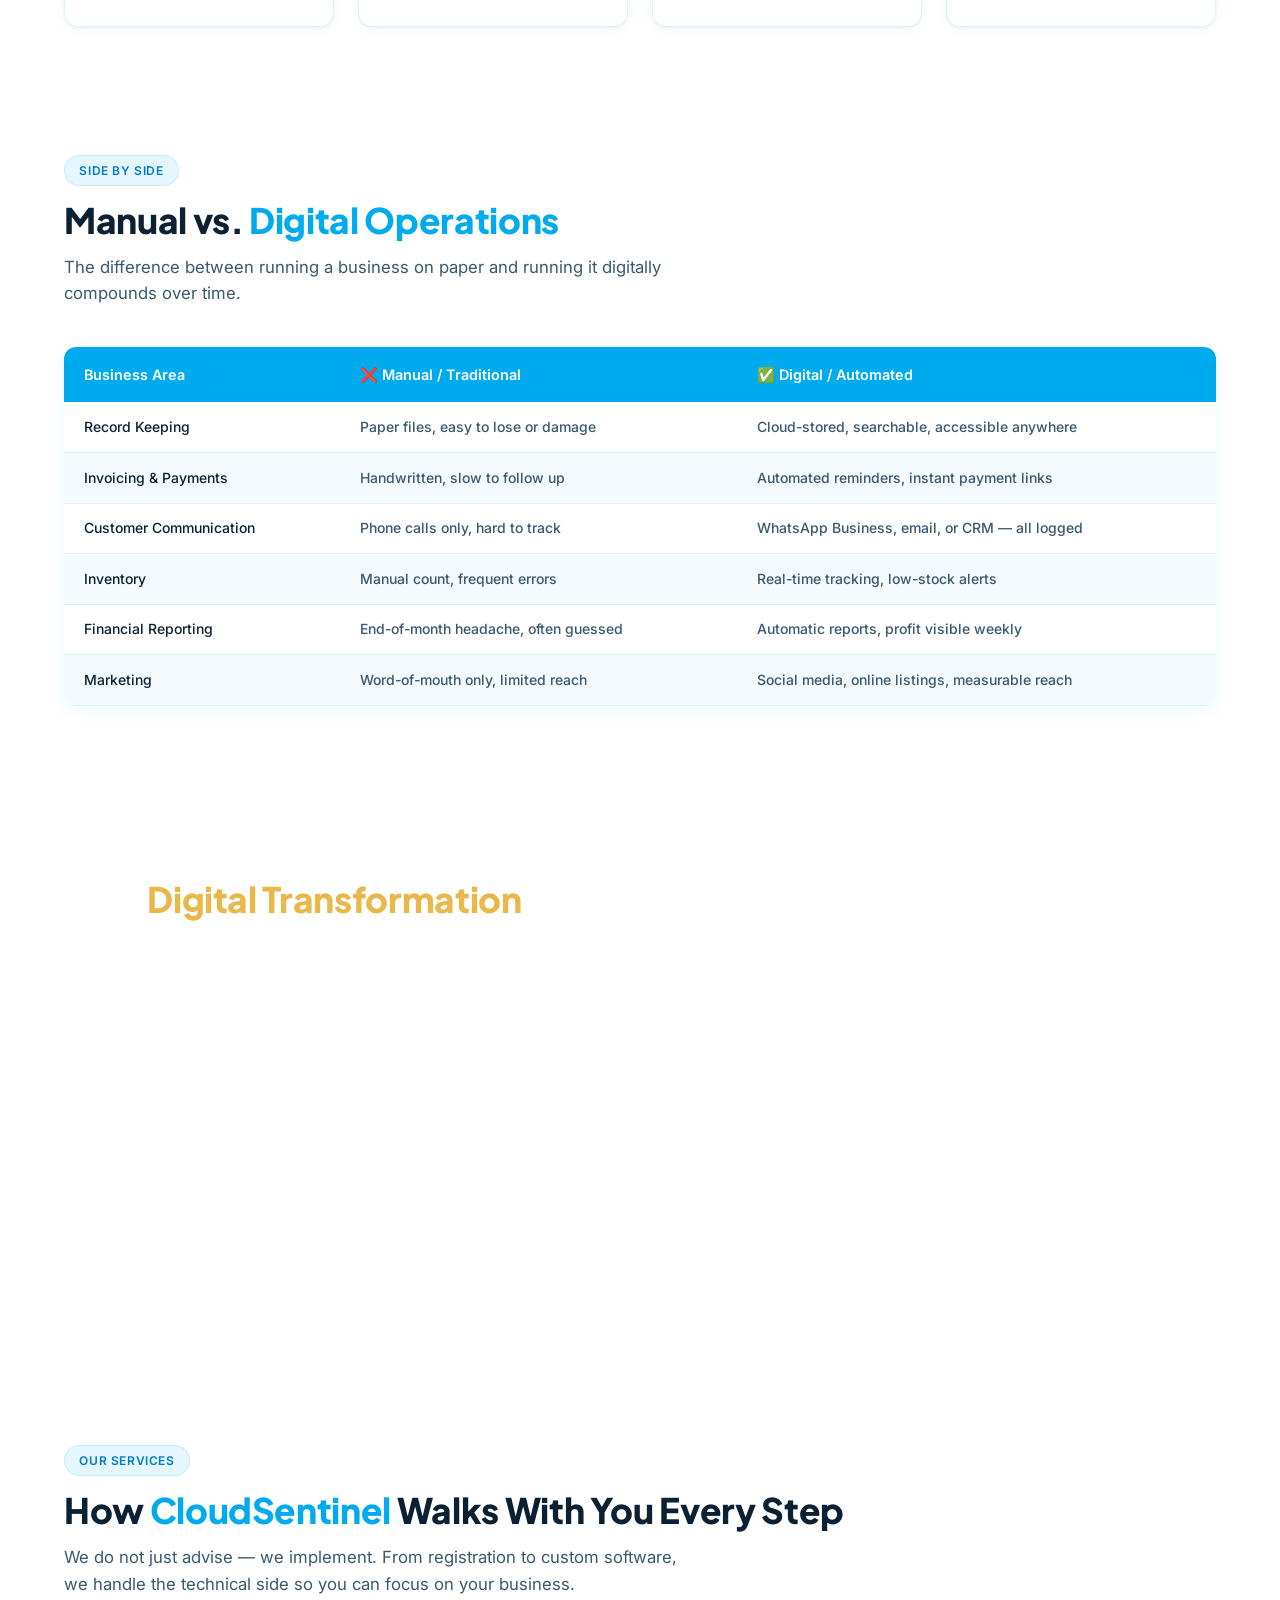
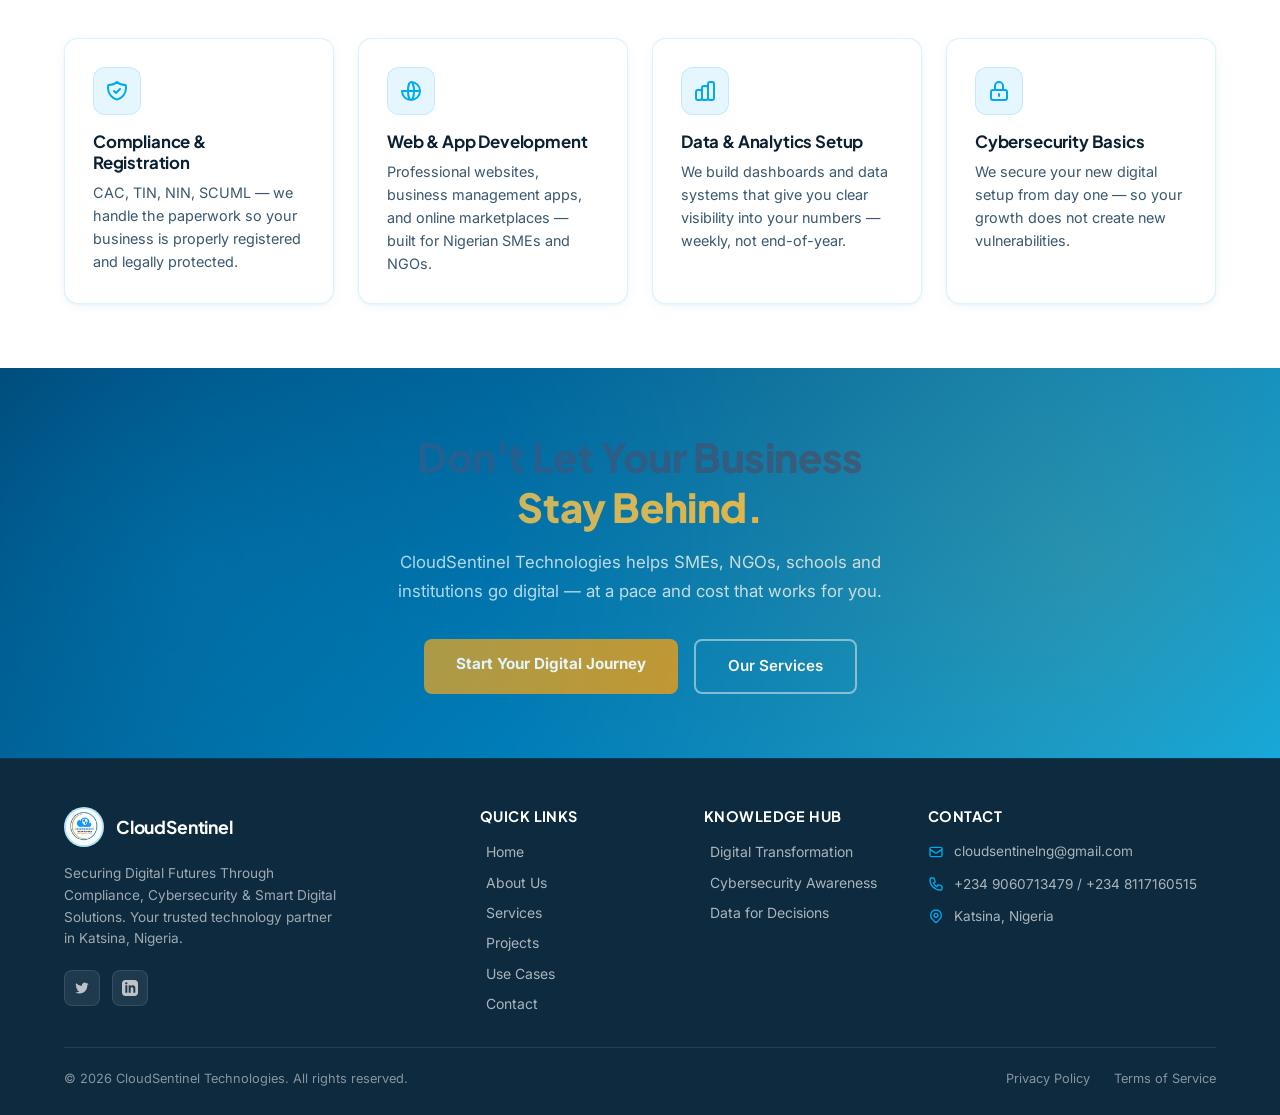
<file: cloudsentinel-digitalization.html>
<!DOCTYPE html>
<html lang="en">
<head>
    <meta charset="UTF-8">
    <meta name="viewport" content="width=device-width, initial-scale=1.0">
    <meta name="description" content="Digital Transformation Guide for SMEs — CloudSentinel Technologies. Why Nigerian businesses must go digital and how to start.">
    <title>Digital Transformation | CloudSentinel Technologies</title>

    <link rel="preconnect" href="https://fonts.googleapis.com">
    <link rel="preconnect" href="https://fonts.gstatic.com" crossorigin>
    <link href="https://fonts.googleapis.com/css2?family=Inter:wght@400;500;600;700&family=Plus+Jakarta+Sans:wght@500;600;700;800&display=swap" rel="stylesheet">
    <link rel="stylesheet" href="css/style.css">

    <style>
        :root {
            --brand: #00AAEF;
            --brand-dark: #007EC4;
            --gold: #C9972B;
            --gold-lt: #E8B84B;
            --text: #0B2032;
            --text-m: #3A5870;
            --text-l: #7AA0BB;
            --off: #F5FAFF;
            --border: rgba(0,170,239,.14);
        }

        .hub-bar-strip { background: #f0f7fc; border-bottom: 1px solid var(--border); padding: 0.55rem 0; margin-top: 70px; }
        .hub-bar-inner { display: flex; align-items: center; justify-content: space-between; gap: 1rem; flex-wrap: wrap; }
        .hub-back { display: flex; align-items: center; gap: 0.35rem; font-size: 0.8rem; color: var(--text-l); }
        .hub-back a { color: var(--brand-dark); text-decoration: none; font-weight: 500; }
        .hub-back a:hover { color: var(--brand); }
        .hub-pills { display: flex; gap: 0.5rem; flex-wrap: wrap; }
        .hub-pill { font-size: 0.75rem; font-weight: 500; padding: 0.3rem 0.75rem; border-radius: 999px; background: #fff; border: 1px solid rgba(0,170,239,.3); color: var(--brand-dark); text-decoration: none; transition: all 0.2s ease; }
        .hub-pill:hover, .hub-pill.active { background: var(--brand); color: #fff; border-color: var(--brand); }

        /* Hero */
        .hub-hero { background: linear-gradient(135deg, #003E6B 0%, #005A9E 50%, #00AAEF 100%); padding: 4.5rem 0 3.5rem; color: #fff; text-align: center; }
        .hub-hero .badge { display: inline-flex; align-items: center; gap: 0.5rem; background: rgba(255,255,255,.12); border: 1px solid rgba(255,255,255,.25); border-radius: 999px; padding: 0.4rem 1rem; font-size: 0.8rem; font-weight: 600; letter-spacing: .04em; text-transform: uppercase; margin-bottom: 1.25rem; }
        .hub-hero h1 { font-family: 'Plus Jakarta Sans', sans-serif; font-size: clamp(2rem, 5vw, 3rem); font-weight: 800; line-height: 1.2; margin-bottom: 1rem; }
        .hub-hero h1 em { color: var(--gold-lt); font-style: normal; }
        .hub-hero p { font-size: clamp(1rem, 2.5vw, 1.15rem); color: rgba(255,255,255,.85); max-width: 600px; margin: 0 auto 2rem; }
        .hub-hero .hero-btns { display: flex; gap: 1rem; justify-content: center; flex-wrap: wrap; }
        .btn-wh { background: #fff; color: var(--brand-dark); font-weight: 600; padding: 0.75rem 1.75rem; border-radius: 8px; text-decoration: none; transition: all .2s; }
        .btn-wh:hover { background: #e0f5fd; }
        .btn-ol { border: 2px solid rgba(255,255,255,.5); color: #fff; font-weight: 600; padding: 0.75rem 1.75rem; border-radius: 8px; text-decoration: none; transition: all .2s; }
        .btn-ol:hover { border-color: #fff; background: rgba(255,255,255,.1); }

        /* Sections */
        .hub-section { padding: 4rem 0; }
        .hub-section.alt { background: var(--off); }
        .hub-section.dark { background: linear-gradient(135deg, #003E6B, #005A9E); color: #fff; }

        .section-label { display: inline-block; background: rgba(0,170,239,.1); color: var(--brand-dark); border: 1px solid var(--border); border-radius: 999px; padding: 0.3rem 0.9rem; font-size: 0.75rem; font-weight: 600; letter-spacing: .05em; text-transform: uppercase; margin-bottom: 0.75rem; }
        .dark .section-label { background: rgba(255,255,255,.12); color: rgba(255,255,255,.8); border-color: rgba(255,255,255,.2); }

        .hub-section h2 { font-family: 'Plus Jakarta Sans', sans-serif; font-size: clamp(1.6rem, 4vw, 2.2rem); font-weight: 800; color: var(--text); margin-bottom: 0.75rem; line-height: 1.25; }
        .dark h2 { color: #fff; }
        .hub-section h2 em { color: var(--brand); font-style: normal; }
        .dark h2 em { color: var(--gold-lt); }
        .hub-section .sub { font-size: 1.05rem; color: var(--text-m); max-width: 640px; margin-bottom: 2.5rem; line-height: 1.6; }
        .dark .sub { color: rgba(255,255,255,.75); }

        /* Cards */
        .cards-grid { display: grid; grid-template-columns: repeat(auto-fit, minmax(240px, 1fr)); gap: 1.5rem; }
        .card { background: #fff; border: 1px solid var(--border); border-radius: 14px; padding: 1.75rem; transition: box-shadow .25s, transform .25s; }
        .card:hover { box-shadow: 0 8px 30px rgba(0,170,239,.12); transform: translateY(-3px); }
        .card-icon { width: 48px; height: 48px; border-radius: 12px; background: rgba(0,170,239,.1); color: var(--brand); display: flex; align-items: center; justify-content: center; margin-bottom: 1rem; }
        .card-icon.gold { background: rgba(201,151,43,.1); color: var(--gold); }
        .card-icon svg { width: 24px; height: 24px; }
        .card h3 { font-size: 1.05rem; font-weight: 700; color: var(--text); margin-bottom: 0.5rem; }
        .card p { font-size: 0.9rem; color: var(--text-m); line-height: 1.6; }

        /* Pain points — alert style */
        .pain-grid { display: grid; grid-template-columns: repeat(auto-fit, minmax(240px, 1fr)); gap: 1rem; }
        .pain-item { display: flex; gap: 0.75rem; align-items: flex-start; background: #fff; border-left: 3px solid #ef4444; border-radius: 0 10px 10px 0; padding: 1rem 1.25rem; }
        .pain-icon { font-size: 1.25rem; flex-shrink: 0; }
        .pain-item p { font-size: 0.9rem; color: var(--text-m); line-height: 1.5; margin: 0; }
        .pain-item strong { display: block; color: var(--text); font-weight: 600; margin-bottom: 0.2rem; }

        /* Steps (dark bg) */
        .steps-grid { display: grid; grid-template-columns: repeat(auto-fit, minmax(200px, 1fr)); gap: 1.5rem; }
        .step-card { background: rgba(255,255,255,.08); border: 1px solid rgba(255,255,255,.15); border-radius: 14px; padding: 1.75rem; }
        .step-num { font-family: 'Plus Jakarta Sans', sans-serif; font-size: 2.5rem; font-weight: 800; color: rgba(255,255,255,.15); line-height: 1; margin-bottom: 0.5rem; }
        .step-card h3 { font-size: 1rem; font-weight: 700; color: #fff; margin-bottom: 0.5rem; }
        .step-card p { font-size: 0.875rem; color: rgba(255,255,255,.75); line-height: 1.6; }

        /* Comparison table */
        .compare-table { width: 100%; border-collapse: collapse; margin-top: 0.5rem; border-radius: 12px; overflow: hidden; box-shadow: 0 4px 20px rgba(0,170,239,.08); }
        .compare-table thead { background: var(--brand); color: #fff; }
        .compare-table thead th { padding: 1rem 1.25rem; text-align: left; font-size: 0.9rem; font-weight: 600; }
        .compare-table tbody tr:nth-child(even) { background: var(--off); }
        .compare-table tbody tr:nth-child(odd) { background: #fff; }
        .compare-table td { padding: 0.85rem 1.25rem; font-size: 0.875rem; color: var(--text-m); border-bottom: 1px solid var(--border); }
        .compare-table td:first-child { color: var(--text); font-weight: 500; }
        .td-bad { color: #b91c1c; font-weight: 500; }
        .td-good { color: #15803d; font-weight: 500; }

        /* Services list */
        .services-list { display: grid; grid-template-columns: repeat(auto-fit, minmax(240px, 1fr)); gap: 1rem; }
        .service-item { background: rgba(255,255,255,.08); border: 1px solid rgba(255,255,255,.15); border-radius: 12px; padding: 1.25rem 1.5rem; display: flex; align-items: flex-start; gap: 0.75rem; }
        .service-item .si-icon { font-size: 1.5rem; flex-shrink: 0; }
        .service-item h3 { font-size: 0.95rem; font-weight: 700; color: #fff; margin-bottom: 0.25rem; }
        .service-item p { font-size: 0.83rem; color: rgba(255,255,255,.7); line-height: 1.5; }

        /* CTA */
        .cta-section { background: linear-gradient(135deg, #003E6B, #00AAEF); padding: 4rem 0; text-align: center; color: #fff; }
        .cta-section h2 { font-family: 'Plus Jakarta Sans', sans-serif; font-size: clamp(1.8rem, 4vw, 2.5rem); font-weight: 800; margin-bottom: 1rem; }
        .cta-section h2 em { color: var(--gold-lt); font-style: normal; }
        .cta-section p { color: rgba(255,255,255,.8); margin-bottom: 2rem; max-width: 520px; margin-left: auto; margin-right: auto; font-size: 1.05rem; }
        .cta-btns { display: flex; gap: 1rem; justify-content: center; flex-wrap: wrap; }
        .btn-gold-solid { background: var(--gold); color: #fff; font-weight: 700; padding: 0.85rem 2rem; border-radius: 8px; text-decoration: none; transition: all .2s; font-size: 0.95rem; }
        .btn-gold-solid:hover { background: var(--gold-lt); color: var(--text); }
        .btn-outline-wh { border: 2px solid rgba(255,255,255,.5); color: #fff; font-weight: 600; padding: 0.85rem 2rem; border-radius: 8px; text-decoration: none; transition: all .2s; font-size: 0.95rem; }
        .btn-outline-wh:hover { border-color: #fff; }

        /* Footer */
        .footer { background: #0D2A3E; color: rgba(255,255,255,.75); padding: 3rem 0 1.5rem; }
        .footer-grid { display: grid; grid-template-columns: 2fr 1fr 1fr 1.5fr; gap: 2rem; margin-bottom: 2rem; }
        .footer-logo { display: flex; align-items: center; gap: 0.75rem; margin-bottom: 1rem; }
        .footer-logo img { height: 40px; width: auto; }
        .footer-logo span { font-family: 'Plus Jakarta Sans', sans-serif; font-weight: 700; color: #fff; font-size: 1.1rem; }
        .footer-tagline { font-size: 0.85rem; line-height: 1.6; margin-bottom: 1.25rem; }
        .footer-social { display: flex; gap: 0.75rem; }
        .social-link { width: 36px; height: 36px; background: rgba(255,255,255,.08); border-radius: 8px; display: flex; align-items: center; justify-content: center; color: rgba(255,255,255,.7); transition: all .2s; text-decoration: none; }
        .social-link svg { width: 16px; height: 16px; }
        .social-link:hover { background: var(--brand); color: #fff; }
        .footer-title { font-weight: 700; color: #fff; font-size: 0.9rem; margin-bottom: 1rem; letter-spacing: .03em; text-transform: uppercase; }
        .footer-links { list-style: none; display: flex; flex-direction: column; gap: 0.5rem; }
        .footer-link { color: rgba(255,255,255,.65); text-decoration: none; font-size: 0.875rem; transition: color .2s; }
        .footer-link:hover { color: var(--brand); }
        .footer-contact-item { display: flex; align-items: flex-start; gap: 0.6rem; margin-bottom: 0.75rem; font-size: 0.85rem; }
        .footer-contact-item svg { width: 16px; height: 16px; flex-shrink: 0; margin-top: .15rem; color: var(--brand); }
        .footer-bottom { border-top: 1px solid rgba(255,255,255,.1); padding-top: 1.25rem; display: flex; align-items: center; justify-content: space-between; flex-wrap: wrap; gap: 0.75rem; }
        .footer-copyright { font-size: 0.8rem; color: rgba(255,255,255,.5); }
        .footer-legal { display: flex; gap: 1.5rem; }
        .footer-legal a { font-size: 0.8rem; color: rgba(255,255,255,.5); text-decoration: none; }
        .footer-legal a:hover { color: var(--brand); }

        @media (max-width: 768px) {
            .footer-grid { grid-template-columns: 1fr 1fr; }
            .hub-bar-inner { flex-direction: column; align-items: flex-start; gap: 0.5rem; }
            .compare-table { display: block; overflow-x: auto; }
        }
        @media (max-width: 500px) { .footer-grid { grid-template-columns: 1fr; } }
        @media (max-width: 600px) { .hub-bar-strip { display: none; } }
    </style>
</head>

<body>

<!-- ── NAVBAR ────────────────────────────────────────────── -->
<nav class="navbar scrolled" id="mainNav">
    <div class="container">
        <a href="index.html" class="nav-logo">
            <img src="assets/logo.png" alt="CloudSentinel Technologies Logo">
            <span class="nav-logo-text">CloudSentinel Technologies</span>
        </a>
        <ul class="nav-menu">
            <li><a href="index.html" class="nav-link">Home</a></li>
            <li><a href="about.html" class="nav-link">About</a></li>
            <li><a href="services.html" class="nav-link">Services</a></li>
            <li><a href="projects.html" class="nav-link">Projects</a></li>
            <li><a href="use-cases.html" class="nav-link">Use Cases</a></li>
            <li><a href="contact.html" class="btn btn-gold nav-cta">Contact Us</a></li>
        </ul>
        <button class="nav-toggle" aria-label="Toggle navigation">
            <span></span><span></span><span></span>
        </button>
    </div>
    <div class="nav-overlay"></div>
</nav>

<!-- Hub breadcrumb bar -->
<div class="hub-bar-strip">
    <div class="container hub-bar-inner">
        <span class="hub-back">
            <svg width="14" height="14" fill="none" stroke="currentColor" viewBox="0 0 24 24"><path stroke-linecap="round" stroke-linejoin="round" stroke-width="2" d="M15 19l-7-7 7-7"/></svg>
            <a href="index.html#awareness">Knowledge Hub</a>
        </span>
        <div class="hub-pills">
            <a href="cloudsentinel-digitalization.html" class="hub-pill active">🚀 Digital Transformation</a>
            <a href="cloudsentinel-cybersecurity.html" class="hub-pill">🛡️ Cybersecurity</a>
            <a href="cloudsentinel-data-insights.html" class="hub-pill">📊 Data Insights</a>
        </div>
    </div>
</div>

<!-- ── HERO ──────────────────────────────────────────────── -->
<section class="hub-hero">
    <div class="container">
        <div class="badge">🚀 Digital Transformation Guide · Nigeria</div>
        <h1>Why Digital Transformation<br><em>Matters for Your Business</em></h1>
        <p>Going digital is not about gadgets — it is about staying competitive, serving customers better, and building a business that lasts.</p>
        <div class="hero-btns">
            <a href="#why" class="btn-wh">Why It Matters →</a>
            <a href="#steps" class="btn-ol">How to Start</a>
        </div>
    </div>
</section>

<!-- ── PAIN POINTS ───────────────────────────────────────── -->
<section class="hub-section alt" id="pain">
    <div class="container">
        <span class="section-label">The Problem</span>
        <h2>Does Any of This Sound <em>Familiar?</em></h2>
        <p class="sub">These are the everyday struggles that hold Nigerian SMEs, schools, and NGOs back — and all of them have a digital solution.</p>
        <div class="pain-grid">
            <div class="pain-item"><span class="pain-icon">📄</span><div><strong>Too much paperwork</strong><p>Records get lost, forms take hours to process, and tracking anything manually eats into your day.</p></div></div>
            <div class="pain-item"><span class="pain-icon">💸</span><div><strong>Can't track cash flow</strong><p>Money comes in and goes out but you never know your actual profit until it is too late.</p></div></div>
            <div class="pain-item"><span class="pain-icon">📞</span><div><strong>Losing customers to competitors</strong><p>Customers choose businesses they can find online, book easily, and pay through their phone.</p></div></div>
            <div class="pain-item"><span class="pain-icon">🔁</span><div><strong>Repeating the same manual tasks</strong><p>Staff spend hours on tasks that a simple tool could do automatically — every single day.</p></div></div>
        </div>
    </div>
</section>

<!-- ── WHAT IT MEANS ─────────────────────────────────────── -->
<section class="hub-section" id="why">
    <div class="container">
        <span class="section-label">What It Really Means</span>
        <h2>Digital Transformation Is Not About <em>Technology</em> — It's About Results</h2>
        <p class="sub">Digitalisation means using the right tools to serve customers faster, run your operations smarter, and grow with less friction. Here is what it looks like in practice.</p>
        <div class="cards-grid">
            <div class="card">
                <div class="card-icon"><svg fill="none" stroke="currentColor" viewBox="0 0 24 24"><path stroke-linecap="round" stroke-linejoin="round" stroke-width="2" d="M13 10V3L4 14h7v7l9-11h-7z"/></svg></div>
                <h3>Speed & Efficiency</h3>
                <p>Automate invoicing, inventory, and scheduling so your team focuses on growth, not repetitive admin.</p>
            </div>
            <div class="card">
                <div class="card-icon"><svg fill="none" stroke="currentColor" viewBox="0 0 24 24"><path stroke-linecap="round" stroke-linejoin="round" stroke-width="2" d="M3.055 11H5a2 2 0 012 2v1a2 2 0 002 2 2 2 0 012 2v2.945M8 3.935V5.5A2.5 2.5 0 0010.5 8h.5a2 2 0 012 2 2 2 0 104 0 2 2 0 012-2h1.064M15 20.488V18a2 2 0 012-2h3.064"/></svg></div>
                <h3>Wider Reach</h3>
                <p>A website, social media presence, or online marketplace puts your business in front of customers beyond your local area.</p>
            </div>
            <div class="card">
                <div class="card-icon"><svg fill="none" stroke="currentColor" viewBox="0 0 24 24"><path stroke-linecap="round" stroke-linejoin="round" stroke-width="2" d="M9 12l2 2 4-4m5.618-4.016A11.955 11.955 0 0112 2.944a11.955 11.955 0 01-8.618 3.04A12.02 12.02 0 003 9c0 5.591 3.824 10.29 9 11.622 5.176-1.332 9-6.03 9-11.622 0-1.042-.133-2.052-.382-3.016z"/></svg></div>
                <h3>Trust & Credibility</h3>
                <p>A registered, compliant, digitally-present business earns more trust from customers, partners, and government agencies.</p>
            </div>
            <div class="card">
                <div class="card-icon gold"><svg fill="none" stroke="currentColor" viewBox="0 0 24 24"><path stroke-linecap="round" stroke-linejoin="round" stroke-width="2" d="M12 8c-1.657 0-3 .895-3 2s1.343 2 3 2 3 .895 3 2-1.343 2-3 2m0-8c1.11 0 2.08.402 2.599 1M12 8V7m0 1v8m0 0v1m0-1c-1.11 0-2.08-.402-2.599-1M21 12a9 9 0 11-18 0 9 9 0 0118 0z"/></svg></div>
                <h3>Cost Savings</h3>
                <p>Digital tools reduce printing, storage, manual errors, and wasted stock — cutting real operating costs over time.</p>
            </div>
        </div>
    </div>
</section>

<!-- ── COMPARISON ────────────────────────────────────────── -->
<section class="hub-section alt" id="compare">
    <div class="container">
        <span class="section-label">Side by Side</span>
        <h2>Manual vs. <em>Digital Operations</em></h2>
        <p class="sub">The difference between running a business on paper and running it digitally compounds over time.</p>
        <table class="compare-table">
            <thead>
                <tr><th>Business Area</th><th>❌ Manual / Traditional</th><th>✅ Digital / Automated</th></tr>
            </thead>
            <tbody>
                <tr><td>Record Keeping</td><td class="td-bad">Paper files, easy to lose or damage</td><td class="td-good">Cloud-stored, searchable, accessible anywhere</td></tr>
                <tr><td>Invoicing & Payments</td><td class="td-bad">Handwritten, slow to follow up</td><td class="td-good">Automated reminders, instant payment links</td></tr>
                <tr><td>Customer Communication</td><td class="td-bad">Phone calls only, hard to track</td><td class="td-good">WhatsApp Business, email, or CRM — all logged</td></tr>
                <tr><td>Inventory</td><td class="td-bad">Manual count, frequent errors</td><td class="td-good">Real-time tracking, low-stock alerts</td></tr>
                <tr><td>Financial Reporting</td><td class="td-bad">End-of-month headache, often guessed</td><td class="td-good">Automatic reports, profit visible weekly</td></tr>
                <tr><td>Marketing</td><td class="td-bad">Word-of-mouth only, limited reach</td><td class="td-good">Social media, online listings, measurable reach</td></tr>
            </tbody>
        </table>
    </div>
</section>

<!-- ── HOW TO START ───────────────────────────────────────── -->
<section class="hub-section dark" id="steps">
    <div class="container">
        <span class="section-label">Getting Started</span>
        <h2>Your <em>Digital Transformation</em> Roadmap</h2>
        <p class="sub">You do not have to do everything at once. Start with what gives you the most immediate benefit.</p>
        <div class="steps-grid">
            <div class="step-card">
                <div class="step-num">01</div>
                <h3>Get Registered</h3>
                <p>CAC registration, TIN, and SCUML (where required) give your business legal standing and open doors to banking, grants, and contracts.</p>
            </div>
            <div class="step-card">
                <div class="step-num">02</div>
                <h3>Build an Online Presence</h3>
                <p>A simple website or Google Business profile makes you findable. Customers research online before they buy — be where they look.</p>
            </div>
            <div class="step-card">
                <div class="step-num">03</div>
                <h3>Digitise Your Records</h3>
                <p>Move sales, expenses, and customer data into a spreadsheet or simple accounting tool. Visibility is the first step to control.</p>
            </div>
            <div class="step-card">
                <div class="step-num">04</div>
                <h3>Accept Digital Payments</h3>
                <p>Add bank transfer, POS, or QR payment options. Businesses that make it easy to pay collect faster and lose fewer sales.</p>
            </div>
            <div class="step-card">
                <div class="step-num">05</div>
                <h3>Automate One Process</h3>
                <p>Pick one repetitive task — invoicing, stock alerts, or appointment booking — and automate it. Then build from there.</p>
            </div>
        </div>
    </div>
</section>

<!-- ── HOW CLOUDSENTINEL HELPS ────────────────────────────── -->
<section class="hub-section" id="role">
    <div class="container">
        <span class="section-label">Our Services</span>
        <h2>How <em>CloudSentinel</em> Walks With You Every Step</h2>
        <p class="sub">We do not just advise — we implement. From registration to custom software, we handle the technical side so you can focus on your business.</p>
        <div class="cards-grid">
            <div class="card">
                <div class="card-icon"><svg fill="none" stroke="currentColor" viewBox="0 0 24 24"><path stroke-linecap="round" stroke-linejoin="round" stroke-width="2" d="M9 12l2 2 4-4m5.618-4.016A11.955 11.955 0 0112 2.944a11.955 11.955 0 01-8.618 3.04A12.02 12.02 0 003 9c0 5.591 3.824 10.29 9 11.622 5.176-1.332 9-6.03 9-11.622 0-1.042-.133-2.052-.382-3.016z"/></svg></div>
                <h3>Compliance & Registration</h3>
                <p>CAC, TIN, NIN, SCUML — we handle the paperwork so your business is properly registered and legally protected.</p>
            </div>
            <div class="card">
                <div class="card-icon"><svg fill="none" stroke="currentColor" viewBox="0 0 24 24"><path stroke-linecap="round" stroke-linejoin="round" stroke-width="2" d="M21 12a9 9 0 01-9 9m9-9a9 9 0 00-9-9m9 9H3m9 9a9 9 0 01-9-9m9 9c1.657 0 3-4.03 3-9s-1.343-9-3-9m0 18c-1.657 0-3-4.03-3-9s1.343-9 3-9"/></svg></div>
                <h3>Web & App Development</h3>
                <p>Professional websites, business management apps, and online marketplaces — built for Nigerian SMEs and NGOs.</p>
            </div>
            <div class="card">
                <div class="card-icon"><svg fill="none" stroke="currentColor" viewBox="0 0 24 24"><path stroke-linecap="round" stroke-linejoin="round" stroke-width="2" d="M9 19v-6a2 2 0 00-2-2H5a2 2 0 00-2 2v6a2 2 0 002 2h2a2 2 0 002-2zm0 0V9a2 2 0 012-2h2a2 2 0 012 2v10m-6 0a2 2 0 002 2h2a2 2 0 002-2m0 0V5a2 2 0 012-2h2a2 2 0 012 2v14a2 2 0 01-2 2h-2a2 2 0 01-2-2z"/></svg></div>
                <h3>Data & Analytics Setup</h3>
                <p>We build dashboards and data systems that give you clear visibility into your numbers — weekly, not end-of-year.</p>
            </div>
            <div class="card">
                <div class="card-icon"><svg fill="none" stroke="currentColor" viewBox="0 0 24 24"><path stroke-linecap="round" stroke-linejoin="round" stroke-width="2" d="M12 15v2m-6 4h12a2 2 0 002-2v-6a2 2 0 00-2-2H6a2 2 0 00-2 2v6a2 2 0 002 2zm10-10V7a4 4 0 00-8 0v4h8z"/></svg></div>
                <h3>Cybersecurity Basics</h3>
                <p>We secure your new digital setup from day one — so your growth does not create new vulnerabilities.</p>
            </div>
        </div>
    </div>
</section>

<!-- ── FINAL CTA ──────────────────────────────────────────── -->
<section class="cta-section" id="finalcta">
    <div class="container">
        <h2>Don't Let Your Business<br><em>Stay Behind.</em></h2>
        <p>CloudSentinel Technologies helps SMEs, NGOs, schools and institutions go digital — at a pace and cost that works for you.</p>
        <div class="cta-btns">
            <a href="contact.html" class="btn-gold-solid">Start Your Digital Journey</a>
            <a href="services.html" class="btn-outline-wh">Our Services</a>
        </div>
    </div>
</section>

<!-- Footer -->
<footer class="footer">
    <div class="container">
        <div class="footer-grid">
            <div class="footer-brand">
                <div class="footer-logo">
                    <img src="assets/logo.png" alt="CloudSentinel Technologies">
                    <span>CloudSentinel</span>
                </div>
                <p class="footer-tagline">Securing Digital Futures Through Compliance, Cybersecurity & Smart Digital Solutions. Your trusted technology partner in Katsina, Nigeria.</p>
                <div class="footer-social">
                    <a href="#" class="social-link" aria-label="Twitter"><svg fill="currentColor" viewBox="0 0 24 24"><path d="M8.29 20.251c7.547 0 11.675-6.253 11.675-11.675 0-.178 0-.355-.012-.53A8.348 8.348 0 0022 5.92a8.19 8.19 0 01-2.357.646 4.118 4.118 0 001.804-2.27 8.224 8.224 0 01-2.605.996 4.107 4.107 0 00-6.993 3.743 11.65 11.65 0 01-8.457-4.287 4.106 4.106 0 001.27 5.477A4.072 4.072 0 012.8 9.713v.052a4.105 4.105 0 003.292 4.022 4.095 4.095 0 01-1.853.07 4.108 4.108 0 003.834 2.85A8.233 8.233 0 012 18.407a11.616 11.616 0 006.29 1.84"/></svg></a>
                    <a href="#" class="social-link" aria-label="LinkedIn"><svg fill="currentColor" viewBox="0 0 24 24"><path d="M19 0h-14c-2.761 0-5 2.239-5 5v14c0 2.761 2.239 5 5 5h14c2.762 0 5-2.239 5-5v-14c0-2.761-2.238-5-5-5zm-11 19h-3v-11h3v11zm-1.5-12.268c-.966 0-1.75-.79-1.75-1.764s.784-1.764 1.75-1.764 1.75.79 1.75 1.764-.783 1.764-1.75 1.764zm13.5 12.268h-3v-5.604c0-3.368-4-3.113-4 0v5.604h-3v-11h3v1.765c1.396-2.586 7-2.777 7 2.476v6.759z"/></svg></a>
                </div>
            </div>
            <div class="footer-column">
                <h4 class="footer-title">Quick Links</h4>
                <ul class="footer-links">
                    <li><a href="index.html" class="footer-link">Home</a></li>
                    <li><a href="about.html" class="footer-link">About Us</a></li>
                    <li><a href="services.html" class="footer-link">Services</a></li>
                    <li><a href="projects.html" class="footer-link">Projects</a></li>
                    <li><a href="use-cases.html" class="footer-link">Use Cases</a></li>
                    <li><a href="contact.html" class="footer-link">Contact</a></li>
                </ul>
            </div>
            <div class="footer-column">
                <h4 class="footer-title">Knowledge Hub</h4>
                <ul class="footer-links">
                    <li><a href="cloudsentinel-digitalization.html" class="footer-link">Digital Transformation</a></li>
                    <li><a href="cloudsentinel-cybersecurity.html" class="footer-link">Cybersecurity Awareness</a></li>
                    <li><a href="cloudsentinel-data-insights.html" class="footer-link">Data for Decisions</a></li>
                </ul>
            </div>
            <div class="footer-column">
                <h4 class="footer-title">Contact</h4>
                <div class="footer-contact-item"><svg fill="none" stroke="currentColor" viewBox="0 0 24 24"><path stroke-linecap="round" stroke-linejoin="round" stroke-width="2" d="M3 8l7.89 5.26a2 2 0 002.22 0L21 8M5 19h14a2 2 0 002-2V7a2 2 0 00-2-2H5a2 2 0 00-2 2v10a2 2 0 002 2z"/></svg><span>cloudsentinelng@gmail.com</span></div>
                <div class="footer-contact-item"><svg fill="none" stroke="currentColor" viewBox="0 0 24 24"><path stroke-linecap="round" stroke-linejoin="round" stroke-width="2" d="M3 5a2 2 0 012-2h3.28a1 1 0 01.948.684l1.498 4.493a1 1 0 01-.502 1.21l-2.257 1.13a11.042 11.042 0 005.516 5.516l1.13-2.257a1 1 0 011.21-.502l4.493 1.498a1 1 0 01.684.949V19a2 2 0 01-2 2h-1C9.716 21 3 14.284 3 6V5z"/></svg><span>+234 9060713479 / +234 8117160515</span></div>
                <div class="footer-contact-item"><svg fill="none" stroke="currentColor" viewBox="0 0 24 24"><path stroke-linecap="round" stroke-linejoin="round" stroke-width="2" d="M17.657 16.657L13.414 20.9a1.998 1.998 0 01-2.827 0l-4.244-4.243a8 8 0 1111.314 0z"/><path stroke-linecap="round" stroke-linejoin="round" stroke-width="2" d="M15 11a3 3 0 11-6 0 3 3 0 016 0z"/></svg><span>Katsina, Nigeria</span></div>
            </div>
        </div>
        <div class="footer-bottom">
            <p class="footer-copyright">&copy; 2026 CloudSentinel Technologies. All rights reserved.</p>
            <div class="footer-legal"><a href="#">Privacy Policy</a><a href="#">Terms of Service</a></div>
        </div>
    </div>
</footer>

<script src="js/main.js"></script>
</body>
</html>
</file>
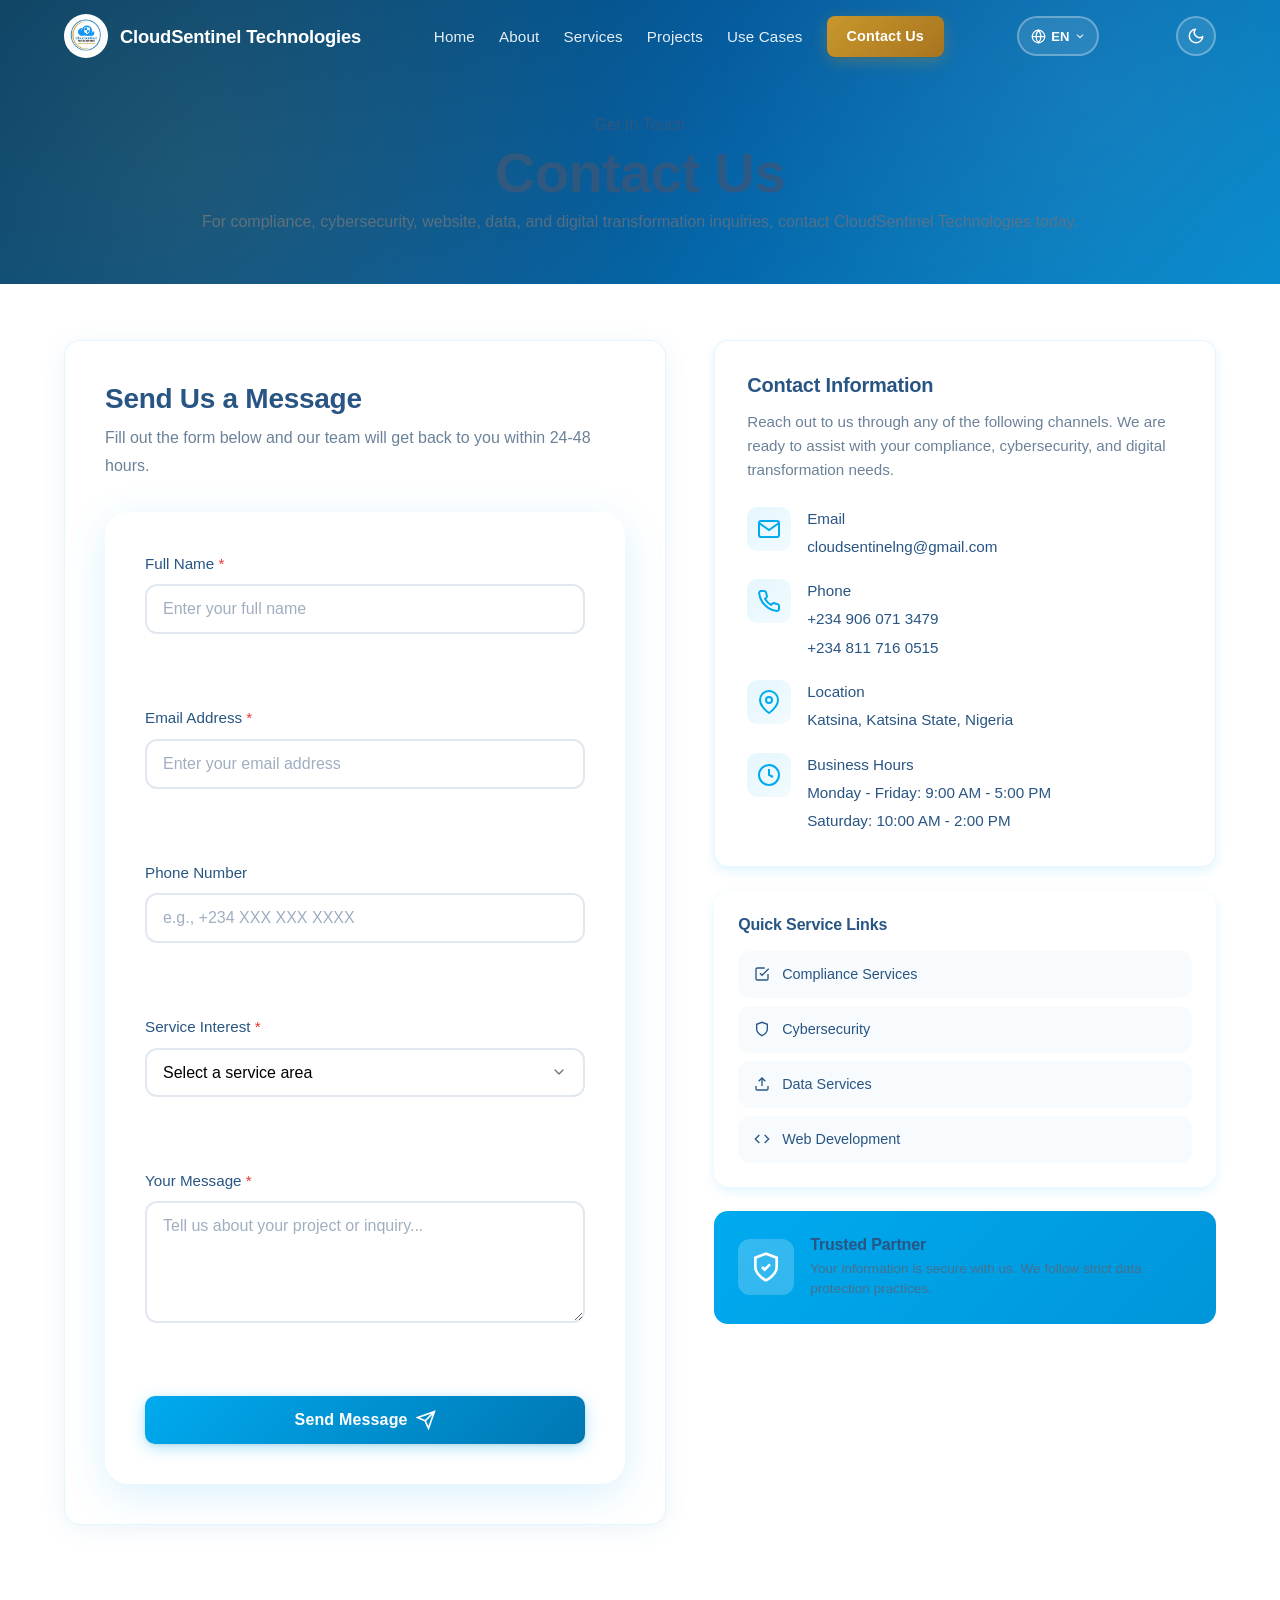
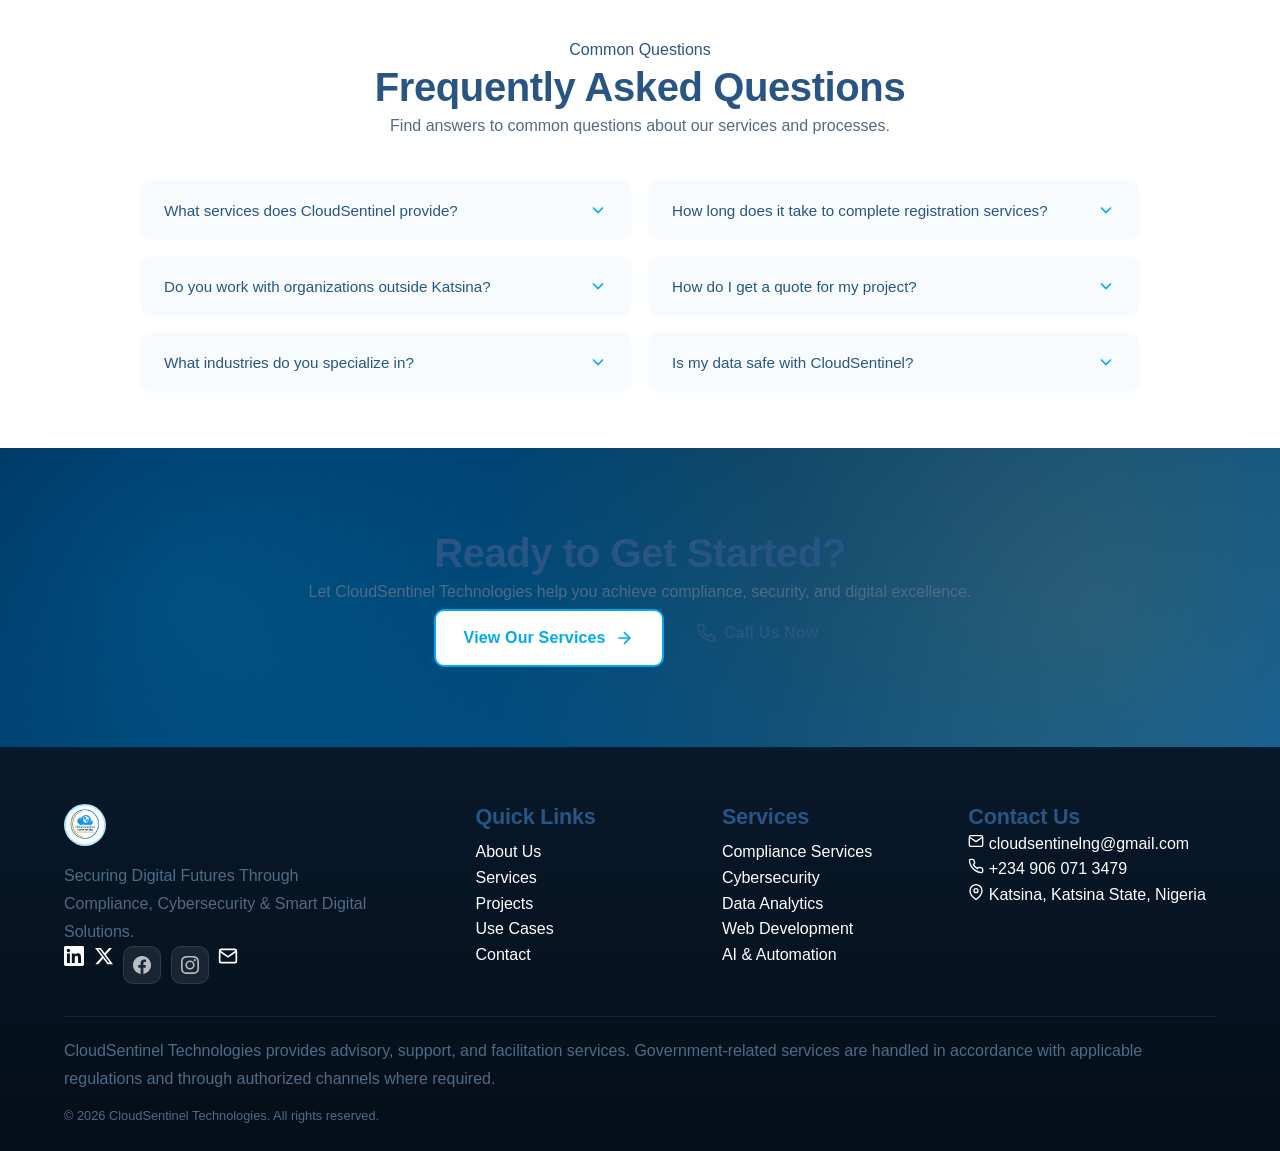
<file: contact.html>
<!DOCTYPE html>
<html lang="en" data-theme="">

<head>
    <meta charset="UTF-8">
    <meta name="viewport" content="width=device-width, initial-scale=1.0">
    <meta name="description" content="Contact CloudSentinel Technologies for compliance, cybersecurity, website, data, and digital transformation inquiries in Katsina, Nigeria.">
    <title>Contact Us - CloudSentinel Technologies</title>
    <link rel="preconnect" href="https://fonts.googleapis.com">
    <link rel="preconnect" href="https://fonts.gstatic.com" crossorigin>
    <link href="https://fonts.googleapis.com/css2?family=DM+Sans:wght@400;500;600;700&family=Cormorant+Garamond:wght@400;500;600;700&display=swap" rel="stylesheet">
    <link rel="stylesheet" href="css/style.css">
</head>

<body class="no-hub-bar">
  <!-- ── NAVBAR ─────────────────────────────────────────── -->
<nav class="navbar scrolled" id="mainNav">
    <div class="container">
        <a href="index.html" class="nav-logo">
            <img src="assets/logo.png" alt="CloudSentinel Technologies Logo">
            <span class="nav-logo-text">CloudSentinel Technologies</span>
        </a>

        <ul class="nav-menu">
            <li><a href="index.html" class="nav-link">Home</a></li>
            <li><a href="about.html" class="nav-link">About</a></li>
            <li><a href="services.html" class="nav-link">Services</a></li>
            <li><a href="projects.html" class="nav-link">Projects</a></li>
            <li><a href="use-cases.html" class="nav-link">Use Cases</a></li>
            <li><a href="contact.html" class="btn btn-gold nav-cta active">Contact Us</a></li>
        </ul>

        <button class="nav-toggle" aria-label="Toggle navigation">
            <span></span>
            <span></span>
            <span></span>
        </button>
    </div>
    <div class="nav-overlay"></div>
</nav>

<!-- Hub breadcrumb bar (keeps page context for users) -->
<div class="hub-bar-strip">
    <div class="container hub-bar-inner">
        <span class="hub-back">
            <svg width="14" height="14" fill="none" stroke="currentColor" viewBox="0 0 24 24">
                <path stroke-linecap="round" stroke-linejoin="round" stroke-width="2" d="M15 19l-7-7 7-7"/>
            </svg>
            <a href="index.html#awareness">Knowledge Hub</a>
        </span>
        <div class="hub-pills">
            <a href="cloudsentinel-digitalization.html" class="hub-pill">🚀 Digital Transformation</a>
            <a href="cloudsentinel-cybersecurity.html" class="hub-pill">🛡️ Cybersecurity</a>
            <a href="cloudsentinel-data-insights.html" class="hub-pill">📊 Data Insights</a>
        </div>
    </div>
</div>

    <!-- Page Header -->
    <section class="page-header">
        <div class="page-header-bg"></div>
        <div class="container">
            <span class="section-tag reveal-fade">Get In Touch</span>
            <h1 class="reveal-fade">Contact Us</h1>
            <p class="reveal-fade">For compliance, cybersecurity, website, data, and digital transformation inquiries, contact CloudSentinel Technologies today.</p>
        </div>
    </section>

    <!-- Contact Section -->
    <section class="section contact-section">
        <div class="container">
            <div class="contact-grid">
                <!-- Contact Form -->
                <div class="contact-form-wrapper reveal-slide-right">
                    <h2>Send Us a Message</h2>
                    <p>Fill out the form below and our team will get back to you within 24-48 hours.</p>

                    <form id="contactForm" class="contact-form">
                        <div class="form-group">
                            <label for="name">Full Name <span class="required">*</span></label>
                            <input type="text" id="name" name="name" placeholder="Enter your full name" required>
                            <span class="error-message" id="nameError"></span>
                        </div>

                        <div class="form-group">
                            <label for="email">Email Address <span class="required">*</span></label>
                            <input type="email" id="email" name="email" placeholder="Enter your email address" required>
                            <span class="error-message" id="emailError"></span>
                        </div>

                        <div class="form-group">
                            <label for="phone">Phone Number</label>
                            <input type="tel" id="phone" name="phone" placeholder="e.g., +234 XXX XXX XXXX">
                            <span class="error-message" id="phoneError"></span>
                        </div>

                        <div class="form-group">
                            <label for="service">Service Interest <span class="required">*</span></label>
                            <select id="service" name="service" required>
                                <option value="">Select a service area</option>
                                <optgroup label="Compliance & Identity Services">
                                    <option value="nin-registration">NIN Registration Support</option>
                                    <option value="nin-modification">NIN Modification</option>
                                    <option value="cac-registration">CAC Business Registration</option>
                                    <option value="tin-registration">TIN Registration</option>
                                    <option value="smedan-registration">SMEDAN Registration</option>
                                    <option value="scuml-registration">SCUML Registration</option>
                                    <option value="identity-verification">Identity Verification</option>
                                    <option value="business-setup">Business Setup Packages</option>
                                </optgroup>
                                <optgroup label="Cybersecurity & Digital Safety">
                                    <option value="security-training">Cybersecurity Training</option>
                                    <option value="risk-assessment">Risk Assessment</option>
                                    <option value="phishing-awareness">Phishing Awareness</option>
                                    <option value="data-protection">Data Protection Support</option>
                                </optgroup>
                                <optgroup label="Data & Analytics">
                                    <option value="data-collection">Data Collection</option>
                                    <option value="data-analysis">Data Analysis & Reporting</option>
                                    <option value="dashboard-development">Dashboard Development</option>
                                    <option value="gis-mapping">GIS & Mapping</option>
                                </optgroup>
                                <optgroup label="Software & Web Development">
                                    <option value="business-website">Business Website</option>
                                    <option value="ecommerce">E-commerce Platform</option>
                                    <option value="web-application">Web Application</option>
                                    <option value="school-portal">School Portal</option>
                                    <option value="healthcare-system">Healthcare System</option>
                                </optgroup>
                                <optgroup label="AI & Automation">
                                    <option value="ai-tools">AI Business Tools</option>
                                    <option value="workflow-automation">Workflow Automation</option>
                                    <option value="chatbot">Customer Support Automation</option>
                                </optgroup>
                                <option value="consultation">General Consultation</option>
                                <option value="other">Other</option>
                            </select>
                            <span class="error-message" id="serviceError"></span>
                        </div>

                        <div class="form-group">
                            <label for="message">Your Message <span class="required">*</span></label>
                            <textarea id="message" name="message" rows="5" placeholder="Tell us about your project or inquiry..." required></textarea>
                            <span class="error-message" id="messageError"></span>
                        </div>

                        <button type="submit" class="btn btn-primary btn-full">
                            <span>Send Message</span>
                            <svg width="20" height="20" viewBox="0 0 24 24" fill="none" stroke="currentColor" stroke-width="2">
                                <path d="M22 2L11 13M22 2l-7 20-4-9-9-4 20-7z"/>
                            </svg>
                        </button>

                        <div id="formSuccess" class="form-success" style="display: none;">
                            <svg width="48" height="48" viewBox="0 0 24 24" fill="none" stroke="currentColor" stroke-width="2">
                                <path d="M22 11.08V12a10 10 0 1 1-5.93-9.14"/>
                                <polyline points="22 4 12 14.01 9 11.01"/>
                            </svg>
                            <h3>Message Sent Successfully!</h3>
                            <p>Thank you for contacting CloudSentinel Technologies. Our team will review your message and get back to you within 24-48 hours.</p>
                        </div>
                    </form>
                </div>

                <!-- Contact Information -->
                <div class="contact-info-wrapper reveal-slide-left">
                    <div class="contact-info-card">
                        <h3>Contact Information</h3>
                        <p>Reach out to us through any of the following channels. We are ready to assist with your compliance, cybersecurity, and digital transformation needs.</p>

                        <div class="contact-details">
                            <div class="contact-item">
                                <div class="contact-icon">
                                    <svg width="24" height="24" viewBox="0 0 24 24" fill="none" stroke="currentColor" stroke-width="2">
                                        <path d="M4 4h16c1.1 0 2 .9 2 2v12c0 1.1-.9 2-2 2H4c-1.1 0-2-.9-2-2V6c0-1.1.9-2 2-2z"/>
                                        <polyline points="22,6 12,13 2,6"/>
                                    </svg>
                                </div>
                                <div class="contact-text">
                                    <span class="contact-label">Email</span>
                                    <a href="mailto:cloudsentinelng@gmail.com">cloudsentinelng@gmail.com</a>
                                </div>
                            </div>

                            <div class="contact-item">
                                <div class="contact-icon">
                                    <svg width="24" height="24" viewBox="0 0 24 24" fill="none" stroke="currentColor" stroke-width="2">
                                        <path d="M22 16.92v3a2 2 0 0 1-2.18 2 19.79 19.79 0 0 1-8.63-3.07 19.5 19.5 0 0 1-6-6 19.79 19.79 0 0 1-3.07-8.67A2 2 0 0 1 4.11 2h3a2 2 0 0 1 2 1.72 12.84 12.84 0 0 0 .7 2.81 2 2 0 0 1-.45 2.11L8.09 9.91a16 16 0 0 0 6 6l1.27-1.27a2 2 0 0 1 2.11-.45 12.84 12.84 0 0 0 2.81.7A2 2 0 0 1 22 16.92z"/>
                                    </svg>
                                </div>
                                <div class="contact-text">
                                    <span class="contact-label">Phone</span>
                                    <a href="tel:+2349060713479">+234 906 071 3479</a>
                                    <a href="tel:+2348117160515">+234 811 716 0515</a>
                                </div>
                            </div>

                            <div class="contact-item">
                                <div class="contact-icon">
                                    <svg width="24" height="24" viewBox="0 0 24 24" fill="none" stroke="currentColor" stroke-width="2">
                                        <path d="M21 10c0 7-9 13-9 13s-9-6-9-13a9 9 0 0 1 18 0z"/>
                                        <circle cx="12" cy="10" r="3"/>
                                    </svg>
                                </div>
                                <div class="contact-text">
                                    <span class="contact-label">Location</span>
                                    <span>Katsina, Katsina State, Nigeria</span>
                                </div>
                            </div>

                            <div class="contact-item">
                                <div class="contact-icon">
                                    <svg width="24" height="24" viewBox="0 0 24 24" fill="none" stroke="currentColor" stroke-width="2">
                                        <circle cx="12" cy="12" r="10"/>
                                        <polyline points="12 6 12 12 16 14"/>
                                    </svg>
                                </div>
                                <div class="contact-text">
                                    <span class="contact-label">Business Hours</span>
                                    <span>Monday - Friday: 9:00 AM - 5:00 PM</span>
                                    <span>Saturday: 10:00 AM - 2:00 PM</span>
                                </div>
                            </div>
                        </div>
                    </div>

                    <!-- Quick Services -->
                    <div class="quick-services-card">
                        <h4>Quick Service Links</h4>
                        <div class="quick-links">
                            <a href="services.html#compliance" class="quick-link">
                                <svg width="16" height="16" viewBox="0 0 24 24" fill="none" stroke="currentColor" stroke-width="2">
                                    <path d="M9 11l3 3L22 4"/>
                                    <path d="M21 12v7a2 2 0 0 1-2 2H5a2 2 0 0 1-2-2V5a2 2 0 0 1 2-2h11"/>
                                </svg>
                                <span>Compliance Services</span>
                            </a>
                            <a href="services.html#cybersecurity" class="quick-link">
                                <svg width="16" height="16" viewBox="0 0 24 24" fill="none" stroke="currentColor" stroke-width="2">
                                    <path d="M12 22s8-4 8-10V5l-8-3-8 3v7c0 6 8 10 8 10z"/>
                                </svg>
                                <span>Cybersecurity</span>
                            </a>
                            <a href="services.html#data" class="quick-link">
                                <svg width="16" height="16" viewBox="0 0 24 24" fill="none" stroke="currentColor" stroke-width="2">
                                    <path d="M21 15v4a2 2 0 0 1-2 2H5a2 2 0 0 1-2-2v-4"/>
                                    <polyline points="17 8 12 3 7 8"/>
                                    <line x1="12" y1="3" x2="12" y2="15"/>
                                </svg>
                                <span>Data Services</span>
                            </a>
                            <a href="services.html#development" class="quick-link">
                                <svg width="16" height="16" viewBox="0 0 24 24" fill="none" stroke="currentColor" stroke-width="2">
                                    <polyline points="16 18 22 12 16 6"/>
                                    <polyline points="8 6 2 12 8 18"/>
                                </svg>
                                <span>Web Development</span>
                            </a>
                        </div>
                    </div>

                    <!-- Trust Badge -->
                    <div class="trust-badge-card">
                        <div class="trust-icon">
                            <svg width="32" height="32" viewBox="0 0 24 24" fill="none" stroke="currentColor" stroke-width="2">
                                <path d="M12 22s8-4 8-10V5l-8-3-8 3v7c0 6 8 10 8 10z"/>
                                <path d="M9 12l2 2 4-4"/>
                            </svg>
                        </div>
                        <div class="trust-text">
                            <h4>Trusted Partner</h4>
                            <p>Your information is secure with us. We follow strict data protection practices.</p>
                        </div>
                    </div>
                </div>
            </div>
        </div>
    </section>

    <!-- FAQ Section -->
    <section class="section faq-section">
        <div class="container">
            <div class="section-header center">
                <span class="section-tag reveal-fade">Common Questions</span>
                <h2 class="reveal-fade">Frequently Asked Questions</h2>
                <p class="reveal-fade">Find answers to common questions about our services and processes.</p>
            </div>

            <div class="faq-grid">
                <div class="faq-item reveal-fade">
                    <button class="faq-question">
                        <span>What services does CloudSentinel provide?</span>
                        <svg width="20" height="20" viewBox="0 0 24 24" fill="none" stroke="currentColor" stroke-width="2">
                            <polyline points="6 9 12 15 18 9"/>
                        </svg>
                    </button>
                    <div class="faq-answer">
                        <p>CloudSentinel Technologies provides comprehensive services including compliance and identity registration support (NIN, CAC, TIN, SMEDAN, SCUML), cybersecurity awareness and training, data collection and analysis, software and
                            web development, and business AI and automation solutions.</p>
                    </div>
                </div>

                <div class="faq-item reveal-fade">
                    <button class="faq-question">
                        <span>How long does it take to complete registration services?</span>
                        <svg width="20" height="20" viewBox="0 0 24 24" fill="none" stroke="currentColor" stroke-width="2">
                            <polyline points="6 9 12 15 18 9"/>
                        </svg>
                    </button>
                    <div class="faq-answer">
                        <p>Processing times vary depending on the service and government agency requirements. We provide estimated timelines during consultation and keep you updated throughout the process. Most services are completed within the standard
                            government processing periods.</p>
                    </div>
                </div>

                <div class="faq-item reveal-fade">
                    <button class="faq-question">
                        <span>Do you work with organizations outside Katsina?</span>
                        <svg width="20" height="20" viewBox="0 0 24 24" fill="none" stroke="currentColor" stroke-width="2">
                            <polyline points="6 9 12 15 18 9"/>
                        </svg>
                    </button>
                    <div class="faq-answer">
                        <p>Yes, while we are based in Katsina, we serve clients across Nigeria and can handle remote consultations for many of our services including web development, data analysis, cybersecurity training, and digital transformation advisory.</p>
                    </div>
                </div>

                <div class="faq-item reveal-fade">
                    <button class="faq-question">
                        <span>How do I get a quote for my project?</span>
                        <svg width="20" height="20" viewBox="0 0 24 24" fill="none" stroke="currentColor" stroke-width="2">
                            <polyline points="6 9 12 15 18 9"/>
                        </svg>
                    </button>
                    <div class="faq-answer">
                        <p>Simply fill out the contact form above or reach out via email or phone. Provide details about your project or service needs, and our team will schedule a consultation to understand your requirements and provide a customized quote.</p>
                    </div>
                </div>

                <div class="faq-item reveal-fade">
                    <button class="faq-question">
                        <span>What industries do you specialize in?</span>
                        <svg width="20" height="20" viewBox="0 0 24 24" fill="none" stroke="currentColor" stroke-width="2">
                            <polyline points="6 9 12 15 18 9"/>
                        </svg>
                    </button>
                    <div class="faq-answer">
                        <p>We work with SMEs, NGOs, educational institutions, healthcare organizations, government bodies, and individual entrepreneurs. Our solutions are tailored to meet the specific needs of each sector while maintaining professional standards.</p>
                    </div>
                </div>

                <div class="faq-item reveal-fade">
                    <button class="faq-question">
                        <span>Is my data safe with CloudSentinel?</span>
                        <svg width="20" height="20" viewBox="0 0 24 24" fill="none" stroke="currentColor" stroke-width="2">
                            <polyline points="6 9 12 15 18 9"/>
                        </svg>
                    </button>
                    <div class="faq-answer">
                        <p>Absolutely. Data security is at the core of what we do. We implement strict data protection measures, secure storage practices, and maintain confidentiality for all client information. We follow industry best practices for data
                            handling and privacy.</p>
                    </div>
                </div>
            </div>
        </div>
    </section>

    <!-- CTA Section -->
    <section class="section cta-section">
        <div class="cta-bg"></div>
        <div class="container">
            <div class="cta-content">
                <h2 class="reveal-fade">Ready to Get Started?</h2>
                <p class="reveal-fade">Let CloudSentinel Technologies help you achieve compliance, security, and digital excellence.</p>
                <div class="cta-buttons reveal-fade">
                    <a href="services.html" class="btn btn-secondary">
                        <span>View Our Services</span>
                        <svg width="20" height="20" viewBox="0 0 24 24" fill="none" stroke="currentColor" stroke-width="2">
                            <path d="M5 12h14M12 5l7 7-7 7"/>
                        </svg>
                    </a>
                    <a href="tel:+2349060713479" class="btn btn-outline-light">
                        <svg width="20" height="20" viewBox="0 0 24 24" fill="none" stroke="currentColor" stroke-width="2">
                            <path d="M22 16.92v3a2 2 0 0 1-2.18 2 19.79 19.79 0 0 1-8.63-3.07 19.5 19.5 0 0 1-6-6 19.79 19.79 0 0 1-3.07-8.67A2 2 0 0 1 4.11 2h3a2 2 0 0 1 2 1.72 12.84 12.84 0 0 0 .7 2.81 2 2 0 0 1-.45 2.11L8.09 9.91a16 16 0 0 0 6 6l1.27-1.27a2 2 0 0 1 2.11-.45 12.84 12.84 0 0 0 2.81.7A2 2 0 0 1 22 16.92z"/>
                        </svg>
                        <span>Call Us Now</span>
                    </a>
                </div>
            </div>
        </div>
    </section>

    <!-- Footer -->
    <footer class="footer">
        <div class="container">
            <div class="footer-grid">
                <div class="footer-brand">
                    <a href="index.html" class="footer-logo">
                        <img src="assets/logo.png" alt="CloudSentinel Technologies">
                    </a>
                    <p>Securing Digital Futures Through Compliance, Cybersecurity & Smart Digital Solutions.</p>
                    <div class="footer-social">
                        <a href="#" aria-label="LinkedIn">
                            <svg width="20" height="20" viewBox="0 0 24 24" fill="currentColor">
                                <path d="M20.447 20.452h-3.554v-5.569c0-1.328-.027-3.037-1.852-3.037-1.853 0-2.136 1.445-2.136 2.939v5.667H9.351V9h3.414v1.561h.046c.477-.9 1.637-1.85 3.37-1.85 3.601 0 4.267 2.37 4.267 5.455v6.286zM5.337 7.433c-1.144 0-2.063-.926-2.063-2.065 0-1.138.92-2.063 2.063-2.063 1.14 0 2.064.925 2.064 2.063 0 1.139-.925 2.065-2.064 2.065zm1.782 13.019H3.555V9h3.564v11.452zM22.225 0H1.771C.792 0 0 .774 0 1.729v20.542C0 23.227.792 24 1.771 24h20.451C23.2 24 24 23.227 24 22.271V1.729C24 .774 23.2 0 22.222 0h.003z"/>
                            </svg>
                        </a>
                        <a href="#" aria-label="Twitter">
                            <svg width="20" height="20" viewBox="0 0 24 24" fill="currentColor">
                                <path d="M18.244 2.25h3.308l-7.227 8.26 8.502 11.24H16.17l-5.214-6.817L4.99 21.75H1.68l7.73-8.835L1.254 2.25H8.08l4.713 6.231zm-1.161 17.52h1.833L7.084 4.126H5.117z"/>
                            </svg>
                        </a>
                        <a href="#" class="social-link" aria-label="Facebook">
                            <svg fill="currentColor" viewBox="0 0 24 24">
                                <path d="M24 12.073c0-6.627-5.373-12-12-12s-12 5.373-12 12c0 5.99 4.388 10.954 10.125 11.854v-8.385H7.078v-3.47h3.047V9.43c0-3.007 1.792-4.669 4.533-4.669 1.312 0 2.686.235 2.686.235v2.953H15.83c-1.491 0-1.956.925-1.956 1.874v2.25h3.328l-.532 3.47h-2.796v8.385C19.612 23.027 24 18.062 24 12.073z"/>
                           </svg>
                        </a>
                        <a href="#" class="social-link" aria-label="Instagram">
                            <svg fill="currentColor" viewBox="0 0 24 24">
                                <path d="M12 2.163c3.204 0 3.584.012 4.85.07 3.252.148 4.771 1.691 4.919 4.919.058 1.265.069 1.645.069 4.849 0 3.205-.012 3.584-.069 4.849-.149 3.225-1.664 4.771-4.919 4.919-1.266.058-1.644.07-4.85.07-3.204 0-3.584-.012-4.849-.07-3.26-.149-4.771-1.699-4.919-4.92-.058-1.265-.07-1.644-.07-4.849 0-3.204.013-3.583.07-4.849.149-3.227 1.664-4.771 4.919-4.919 1.266-.057 1.645-.069 4.849-.069zM12 0C8.741 0 8.333.014 7.053.072 2.695.272.273 2.69.073 7.052.014 8.333 0 8.741 0 12c0 3.259.014 3.668.072 4.948.2 4.358 2.618 6.78 6.98 6.98C8.333 23.986 8.741 24 12 24c3.259 0 3.668-.014 4.948-.072 4.354-.2 6.782-2.618 6.979-6.98.059-1.28.073-1.689.073-4.948 0-3.259-.014-3.667-.072-4.947-.196-4.354-2.617-6.78-6.979-6.98C15.668.014 15.259 0 12 0zm0 5.838a6.162 6.162 0 100 12.324 6.162 6.162 0 000-12.324zM12 16a4 4 0 110-8 4 4 0 010 8zm6.406-11.845a1.44 1.44 0 100 2.881 1.44 1.44 0 000-2.881z"/>
                            </svg>
                        </a>
                    
                        <a href="mailto:cloudsentinelng@gmail.com" aria-label="Email">
                            <svg width="20" height="20" viewBox="0 0 24 24" fill="none" stroke="currentColor" stroke-width="2">
                                <path d="M4 4h16c1.1 0 2 .9 2 2v12c0 1.1-.9 2-2 2H4c-1.1 0-2-.9-2-2V6c0-1.1.9-2 2-2z"/>
                                <polyline points="22,6 12,13 2,6"/>
                            </svg>
                        </a>
                    </div>
                </div>

                <div class="footer-links">
                    <h4>Quick Links</h4>
                    <ul>
                        <li><a href="about.html">About Us</a></li>
                        <li><a href="services.html">Services</a></li>
                        <li><a href="projects.html">Projects</a></li>
                        <li><a href="use-cases.html">Use Cases</a></li>
                        <li><a href="contact.html">Contact</a></li>
                    </ul>
                </div>

                <div class="footer-links">
                    <h4>Services</h4>
                    <ul>
                        <li><a href="services.html#compliance">Compliance Services</a></li>
                        <li><a href="services.html#cybersecurity">Cybersecurity</a></li>
                        <li><a href="services.html#data">Data Analytics</a></li>
                        <li><a href="services.html#development">Web Development</a></li>
                        <li><a href="services.html#ai">AI & Automation</a></li>
                    </ul>
                </div>

                <div class="footer-contact">
                    <h4>Contact Us</h4>
                    <ul>
                        <li>
                            <svg width="16" height="16" viewBox="0 0 24 24" fill="none" stroke="currentColor" stroke-width="2">
                                <path d="M4 4h16c1.1 0 2 .9 2 2v12c0 1.1-.9 2-2 2H4c-1.1 0-2-.9-2-2V6c0-1.1.9-2 2-2z"/>
                                <polyline points="22,6 12,13 2,6"/>
                            </svg>
                            <a href="mailto:cloudsentinelng@gmail.com">cloudsentinelng@gmail.com</a>
                        </li>
                        <li>
                            <svg width="16" height="16" viewBox="0 0 24 24" fill="none" stroke="currentColor" stroke-width="2">
                                <path d="M22 16.92v3a2 2 0 0 1-2.18 2 19.79 19.79 0 0 1-8.63-3.07 19.5 19.5 0 0 1-6-6 19.79 19.79 0 0 1-3.07-8.67A2 2 0 0 1 4.11 2h3a2 2 0 0 1 2 1.72 12.84 12.84 0 0 0 .7 2.81 2 2 0 0 1-.45 2.11L8.09 9.91a16 16 0 0 0 6 6l1.27-1.27a2 2 0 0 1 2.11-.45 12.84 12.84 0 0 0 2.81.7A2 2 0 0 1 22 16.92z"/>
                            </svg>
                            <a href="tel:+2349060713479">+234 906 071 3479</a>
                        </li>
                        <li>
                            <svg width="16" height="16" viewBox="0 0 24 24" fill="none" stroke="currentColor" stroke-width="2">
                                <path d="M21 10c0 7-9 13-9 13s-9-6-9-13a9 9 0 0 1 18 0z"/>
                                <circle cx="12" cy="10" r="3"/>
                            </svg>
                            <span>Katsina, Katsina State, Nigeria</span>
                        </li>
                    </ul>
                </div>
            </div>

            <div class="footer-bottom">
                <div class="footer-disclaimer">
                    <p>CloudSentinel Technologies provides advisory, support, and facilitation services. Government-related services are handled in accordance with applicable regulations and through authorized channels where required.</p>
                </div>
                <div class="footer-copyright">
                    <p>&copy; 2026 CloudSentinel Technologies. All rights reserved.</p>
                </div>
            </div>
        </div>
    </footer>

    <script src="js/main.js"></script>
    <script>
        // Contact Form Validation and Submission
        const contactForm = document.getElementById('contactForm');
        const formSuccess = document.getElementById('formSuccess');

        if (contactForm) {
            contactForm.addEventListener('submit', function(e) {
                e.preventDefault();

                // Reset errors
                document.querySelectorAll('.error-message').forEach(el => el.textContent = '');
                document.querySelectorAll('.form-group input, .form-group select, .form-group textarea').forEach(el => {
                    el.classList.remove('error');
                });

                let isValid = true;

                // Validate name
                const name = document.getElementById('name');
                if (!name.value.trim()) {
                    document.getElementById('nameError').textContent = 'Please enter your name';
                    name.classList.add('error');
                    isValid = false;
                } else if (name.value.trim().length < 2) {
                    document.getElementById('nameError').textContent = 'Name must be at least 2 characters';
                    name.classList.add('error');
                    isValid = false;
                }

                // Validate email
                const email = document.getElementById('email');
                const emailRegex = /^[^\s@]+@[^\s@]+\.[^\s@]+$/;
                if (!email.value.trim()) {
                    document.getElementById('emailError').textContent = 'Please enter your email';
                    email.classList.add('error');
                    isValid = false;
                } else if (!emailRegex.test(email.value)) {
                    document.getElementById('emailError').textContent = 'Please enter a valid email address';
                    email.classList.add('error');
                    isValid = false;
                }

                // Validate phone (optional but if provided, validate format)
                const phone = document.getElementById('phone');
                if (phone.value.trim()) {
                    const phoneRegex = /^[\+]?[(]?[0-9]{3}[)]?[-\s\.]?[0-9]{3}[-\s\.]?[0-9]{4,6}$/;
                    if (!phoneRegex.test(phone.value.replace(/\s/g, ''))) {
                        document.getElementById('phoneError').textContent = 'Please enter a valid phone number';
                        phone.classList.add('error');
                        isValid = false;
                    }
                }

                // Validate service selection
                const service = document.getElementById('service');
                if (!service.value) {
                    document.getElementById('serviceError').textContent = 'Please select a service';
                    service.classList.add('error');
                    isValid = false;
                }

                // Validate message
                const message = document.getElementById('message');
                if (!message.value.trim()) {
                    document.getElementById('messageError').textContent = 'Please enter your message';
                    message.classList.add('error');
                    isValid = false;
                } else if (message.value.trim().length < 10) {
                    document.getElementById('messageError').textContent = 'Message must be at least 10 characters';
                    message.classList.add('error');
                    isValid = false;
                }

                if (isValid) {
                    // Simulate form submission
                    const submitBtn = contactForm.querySelector('button[type="submit"]');
                    submitBtn.disabled = true;
                    submitBtn.innerHTML = '<span>Sending...</span>';

                    setTimeout(() => {
                        contactForm.style.display = 'none';
                        formSuccess.style.display = 'block';
                        formSuccess.classList.add('reveal-fade');
                    }, 1500);
                }
            });
        }

        // FAQ Accordion
        const faqQuestions = document.querySelectorAll('.faq-question');

        faqQuestions.forEach(question => {
            question.addEventListener('click', () => {
                const faqItem = question.parentElement;
                const isActive = faqItem.classList.contains('active');

                // Close all other FAQ items
                document.querySelectorAll('.faq-item').forEach(item => {
                    item.classList.remove('active');
                });

                // Toggle current item
                if (!isActive) {
                    faqItem.classList.add('active');
                }
            });
        });
    </script>
    <script src="js/i18n.js"></script>
</body>

</html>
</file>
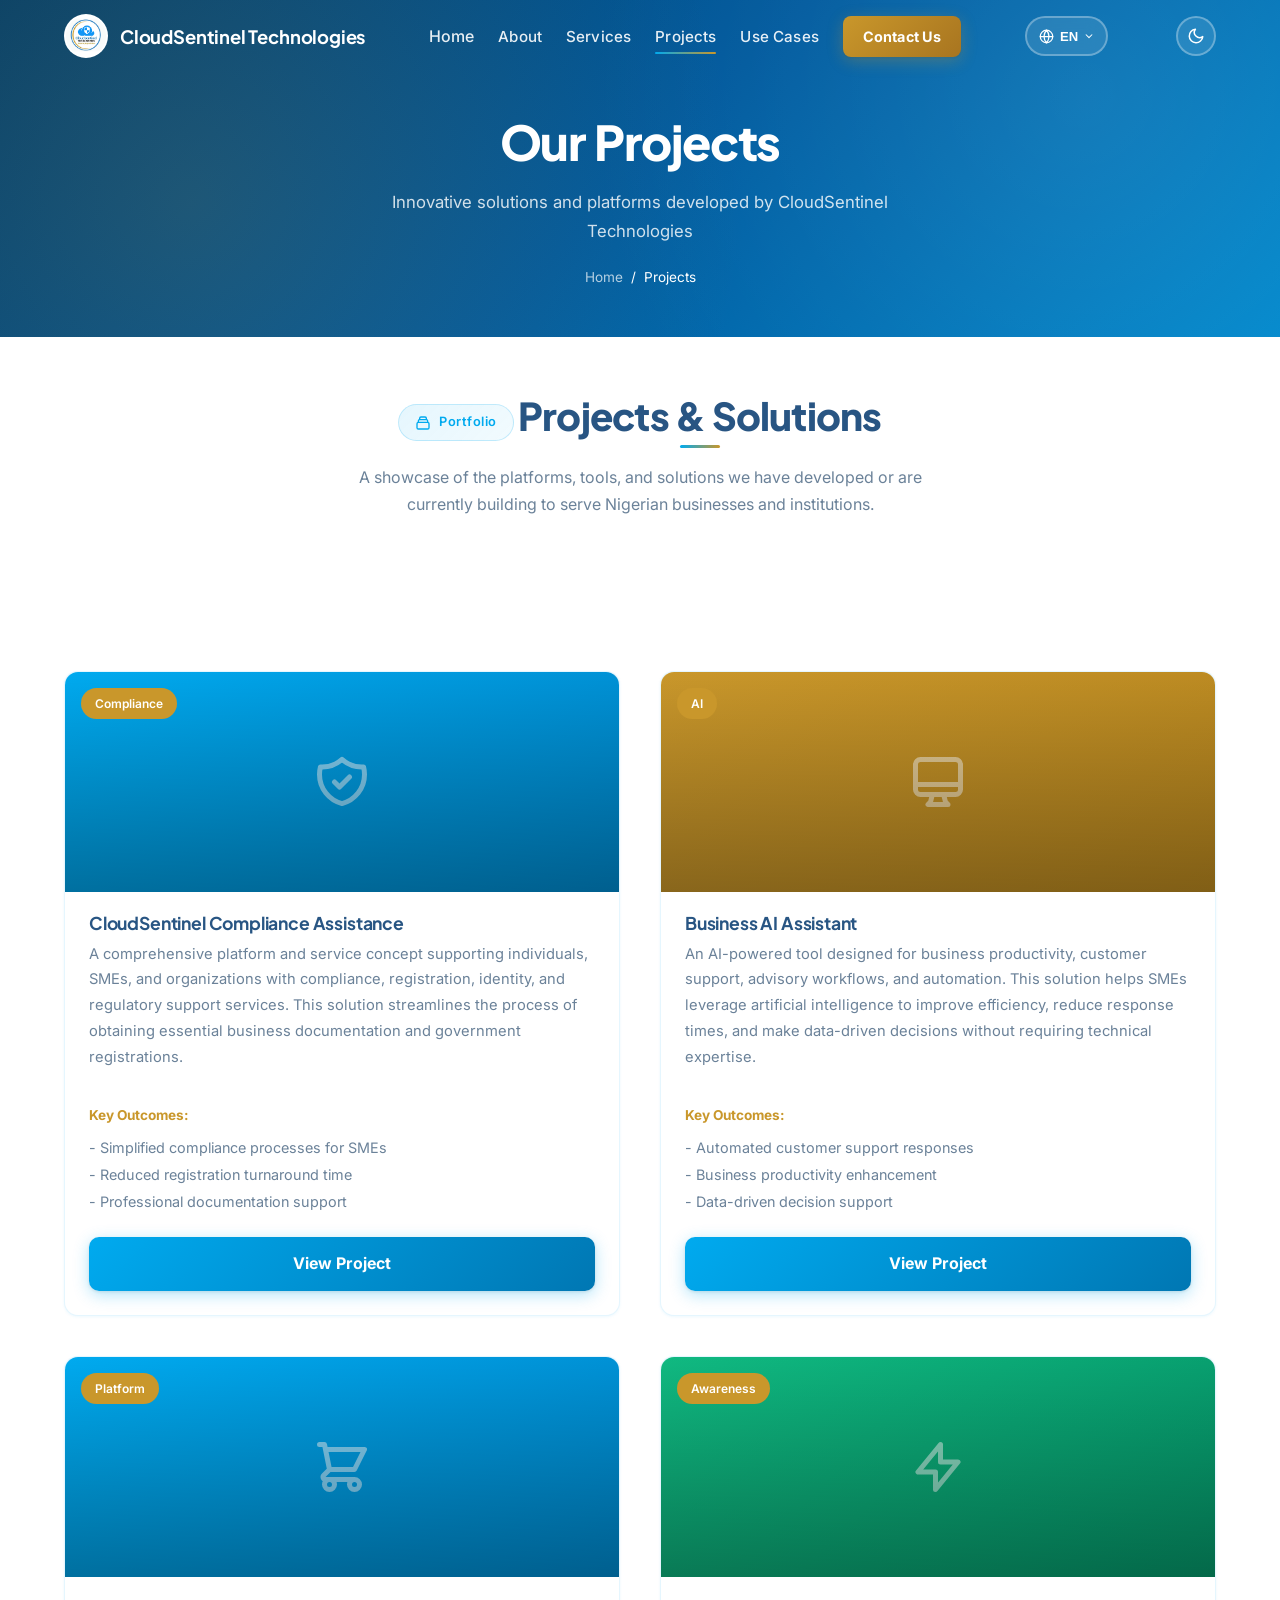
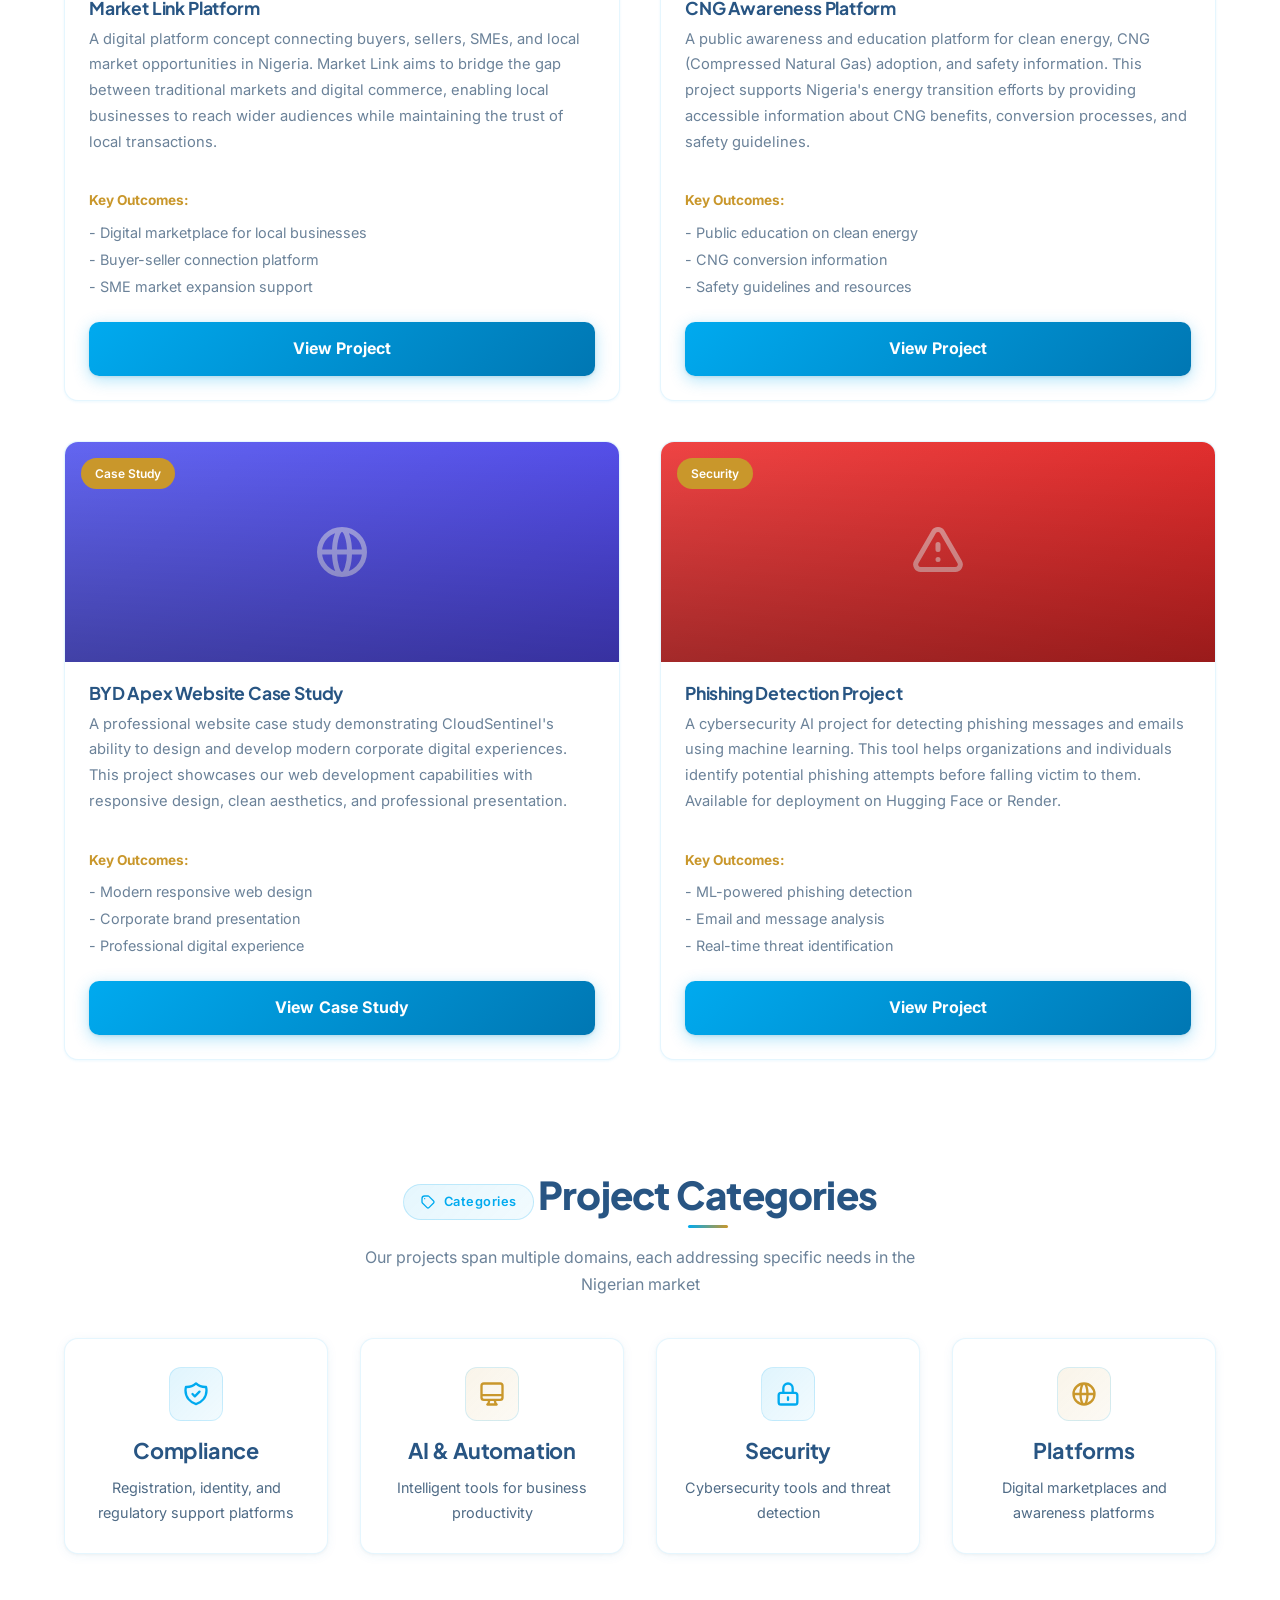
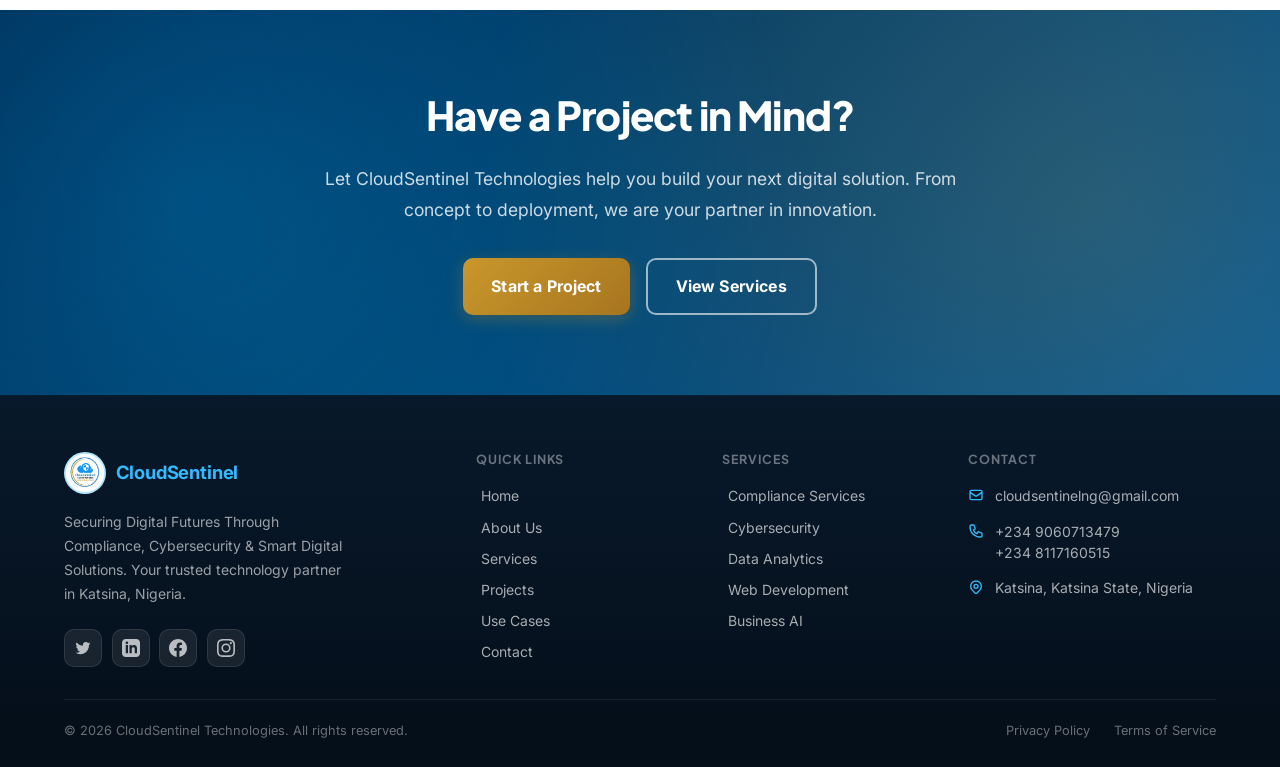
<file: projects.html>
<!DOCTYPE html>
<html lang="en" data-theme="">

<head>
    <meta charset="UTF-8">
    <meta name="viewport" content="width=device-width, initial-scale=1.0">
    <meta name="description" content="CloudSentinel Technologies Projects - Explore our portfolio of compliance platforms, AI tools, digital solutions, and cybersecurity projects.">
    <meta name="keywords" content="CloudSentinel projects, portfolio, compliance platform, business AI, market link, cybersecurity, Katsina">
    <meta name="author" content="CloudSentinel Technologies">
    <meta name="theme-color" content="#00AAEF">

    <title>Projects - CloudSentinel Technologies</title>

    <!-- Fonts -->
    <link rel="preconnect" href="https://fonts.googleapis.com">
    <link rel="preconnect" href="https://fonts.gstatic.com" crossorigin>
    <link href="https://fonts.googleapis.com/css2?family=Inter:wght@400;500;600;700&family=Plus+Jakarta+Sans:wght@500;600;700;800&display=swap" rel="stylesheet">

    <!-- Styles -->
    <link rel="stylesheet" href="css/style.css">
</head>

<body class="no-hub-bar">
      <!-- ── NAVBAR ─────────────────────────────────────────── -->
<nav class="navbar scrolled" id="mainNav">
    <div class="container">
        <a href="index.html" class="nav-logo">
            <img src="assets/logo.png" alt="CloudSentinel Technologies Logo">
            <span class="nav-logo-text">CloudSentinel Technologies</span>
        </a>

        <ul class="nav-menu">
            <li><a href="index.html" class="anave-link">Home</a></li>
            <li><a href="about.html" class="nav-link">About</a></li>
            <li><a href="services.html" class="nav-link">Services</a></li>
            <li><a href="projects.html" class="nav-link active">Projects</a></li>
            <li><a href="use-cases.html" class="nav-link">Use Cases</a></li>
            <li><a href="contact.html" class="btn btn-gold nav-cta">Contact Us</a></li>
        </ul>

        <button class="nav-toggle" aria-label="Toggle navigation">
            <span></span>
            <span></span>
            <span></span>
        </button>
    </div>
    <div class="nav-overlay"></div>
</nav>

<!-- Hub breadcrumb bar (keeps page context for users) -->
<div class="hub-bar-strip">
    <div class="container hub-bar-inner">
        <span class="hub-back">
            <svg width="14" height="14" fill="none" stroke="currentColor" viewBox="0 0 24 24">
                <path stroke-linecap="round" stroke-linejoin="round" stroke-width="2" d="M15 19l-7-7 7-7"/>
            </svg>
            <a href="index.html#awareness">Knowledge Hub</a>
        </span>
        <div class="hub-pills">
            <a href="cloudsentinel-digitalization.html" class="hub-pill">🚀 Digital Transformation</a>
            <a href="cloudsentinel-cybersecurity.html" class="hub-pill">🛡️ Cybersecurity</a>
            <a href="cloudsentinel-data-insights.html" class="hub-pill">📊 Data Insights</a>
        </div>
    </div>
</div>

    <!-- Page Header -->
    <section class="page-header">
        <div class="container">
            <div class="page-header-content">
                <h1 class="page-title">Our Projects</h1>
                <p class="page-subtitle">Innovative solutions and platforms developed by CloudSentinel Technologies</p>
                <div class="breadcrumb">
                    <a href="index.html">Home</a>
                    <span>/</span>
                    <span>Projects</span>
                </div>
            </div>
        </div>
    </section>

    <!-- Projects Introduction -->
    <section>
        <div class="container">
            <div class="section-header reveal">
                <span class="section-badge">
          <svg width="16" height="16" fill="none" stroke="currentColor" viewBox="0 0 24 24">
            <path stroke-linecap="round" stroke-linejoin="round" stroke-width="2" d="M19 11H5m14 0a2 2 0 012 2v6a2 2 0 01-2 2H5a2 2 0 01-2-2v-6a2 2 0 012-2m14 0V9a2 2 0 00-2-2M5 11V9a2 2 0 012-2m0 0V5a2 2 0 012-2h6a2 2 0 012 2v2M7 7h10"/>
          </svg>
          Portfolio
        </span>
                <h2 class="section-title">Projects & Solutions</h2>
                <p class="section-subtitle">A showcase of the platforms, tools, and solutions we have developed or are currently building to serve Nigerian businesses and institutions.</p>
            </div>
        </div>
    </section>

    <!-- Featured Projects Grid -->
    <section class="why-section">
        <div class="container">
            <div class="grid grid-2" style="gap: 2.5rem;">

                <!-- Project 1: CloudSentinel Compliance -->
                <div class="project-card reveal stagger-1" style="display: flex; flex-direction: column;">
                    <div class="project-image" style="height: 220px;">
                        <span class="project-badge">Compliance</span>
                        <svg fill="none" stroke="currentColor" viewBox="0 0 24 24">
              <path stroke-linecap="round" stroke-linejoin="round" stroke-width="2" d="M9 12l2 2 4-4m5.618-4.016A11.955 11.955 0 0112 2.944a11.955 11.955 0 01-8.618 3.04A12.02 12.02 0 003 9c0 5.591 3.824 10.29 9 11.622 5.176-1.332 9-6.03 9-11.622 0-1.042-.133-2.052-.382-3.016z"/>
            </svg>
                    </div>
                    <div class="project-content" style="flex: 1; display: flex; flex-direction: column;">
                        <h3 class="project-title">CloudSentinel Compliance Assistance</h3>
                        <p class="project-text" style="flex: 1;">
                            A comprehensive platform and service concept supporting individuals, SMEs, and organizations with compliance, registration, identity, and regulatory support services. This solution streamlines the process of obtaining essential business documentation
                            and government registrations.
                        </p>
                        <div style="margin-top: 1rem;">
                            <strong style="font-size: 0.85rem; color: var(--gold);">Key Outcomes:</strong>
                            <ul style="margin-top: 0.5rem; color: var(--text-muted); font-size: 0.9rem;">
                                <li style="margin-bottom: 0.25rem;">- Simplified compliance processes for SMEs</li>
                                <li style="margin-bottom: 0.25rem;">- Reduced registration turnaround time</li>
                                <li>- Professional documentation support</li>
                            </ul>
                        </div>
                        <a href="#" class="btn btn-primary" style="margin-top: 1.5rem; width: 100%;">View Project</a>
                    </div>
                </div>

                <!-- Project 2: Business AI Assistant -->
                <div class="project-card reveal stagger-2" style="display: flex; flex-direction: column;">
                    <div class="project-image" style="height: 220px; background: linear-gradient(135deg, var(--gold), var(--gold-dark));">
                        <span class="project-badge">AI</span>
                        <svg fill="none" stroke="currentColor" viewBox="0 0 24 24">
              <path stroke-linecap="round" stroke-linejoin="round" stroke-width="2" d="M9.75 17L9 20l-1 1h8l-1-1-.75-3M3 13h18M5 17h14a2 2 0 002-2V5a2 2 0 00-2-2H5a2 2 0 00-2 2v10a2 2 0 002 2z"/>
            </svg>
                    </div>
                    <div class="project-content" style="flex: 1; display: flex; flex-direction: column;">
                        <h3 class="project-title">Business AI Assistant</h3>
                        <p class="project-text" style="flex: 1;">
                            An AI-powered tool designed for business productivity, customer support, advisory workflows, and automation. This solution helps SMEs leverage artificial intelligence to improve efficiency, reduce response times, and make data-driven decisions without
                            requiring technical expertise.
                        </p>
                        <div style="margin-top: 1rem;">
                            <strong style="font-size: 0.85rem; color: var(--gold);">Key Outcomes:</strong>
                            <ul style="margin-top: 0.5rem; color: var(--text-muted); font-size: 0.9rem;">
                                <li style="margin-bottom: 0.25rem;">- Automated customer support responses</li>
                                <li style="margin-bottom: 0.25rem;">- Business productivity enhancement</li>
                                <li>- Data-driven decision support</li>
                            </ul>
                        </div>
                        <a href="#" class="btn btn-primary" style="margin-top: 1.5rem; width: 100%;">View Project</a>
                    </div>
                </div>

                <!-- Project 3: Market Link Platform -->
                <div class="project-card reveal stagger-3" style="display: flex; flex-direction: column;">
                    <div class="project-image" style="height: 220px;">
                        <span class="project-badge">Platform</span>
                        <svg fill="none" stroke="currentColor" viewBox="0 0 24 24">
              <path stroke-linecap="round" stroke-linejoin="round" stroke-width="2" d="M3 3h2l.4 2M7 13h10l4-8H5.4M7 13L5.4 5M7 13l-2.293 2.293c-.63.63-.184 1.707.707 1.707H17m0 0a2 2 0 100 4 2 2 0 000-4zm-8 2a2 2 0 11-4 0 2 2 0 014 0z"/>
            </svg>
                    </div>
                    <div class="project-content" style="flex: 1; display: flex; flex-direction: column;">
                        <h3 class="project-title">Market Link Platform</h3>
                        <p class="project-text" style="flex: 1;">
                            A digital platform concept connecting buyers, sellers, SMEs, and local market opportunities in Nigeria. Market Link aims to bridge the gap between traditional markets and digital commerce, enabling local businesses to reach wider audiences while maintaining
                            the trust of local transactions.
                        </p>
                        <div style="margin-top: 1rem;">
                            <strong style="font-size: 0.85rem; color: var(--gold);">Key Outcomes:</strong>
                            <ul style="margin-top: 0.5rem; color: var(--text-muted); font-size: 0.9rem;">
                                <li style="margin-bottom: 0.25rem;">- Digital marketplace for local businesses</li>
                                <li style="margin-bottom: 0.25rem;">- Buyer-seller connection platform</li>
                                <li>- SME market expansion support</li>
                            </ul>
                        </div>
                        <a href="#" class="btn btn-primary" style="margin-top: 1.5rem; width: 100%;">View Project</a>
                    </div>
                </div>

                <!-- Project 4: CNG Awareness Platform -->
                <div class="project-card reveal stagger-4" style="display: flex; flex-direction: column;">
                    <div class="project-image" style="height: 220px; background: linear-gradient(135deg, #10B981, #059669);">
                        <span class="project-badge">Awareness</span>
                        <svg fill="none" stroke="currentColor" viewBox="0 0 24 24">
              <path stroke-linecap="round" stroke-linejoin="round" stroke-width="2" d="M13 10V3L4 14h7v7l9-11h-7z"/>
            </svg>
                    </div>
                    <div class="project-content" style="flex: 1; display: flex; flex-direction: column;">
                        <h3 class="project-title">CNG Awareness Platform</h3>
                        <p class="project-text" style="flex: 1;">
                            A public awareness and education platform for clean energy, CNG (Compressed Natural Gas) adoption, and safety information. This project supports Nigeria's energy transition efforts by providing accessible information about CNG benefits, conversion processes,
                            and safety guidelines.
                        </p>
                        <div style="margin-top: 1rem;">
                            <strong style="font-size: 0.85rem; color: var(--gold);">Key Outcomes:</strong>
                            <ul style="margin-top: 0.5rem; color: var(--text-muted); font-size: 0.9rem;">
                                <li style="margin-bottom: 0.25rem;">- Public education on clean energy</li>
                                <li style="margin-bottom: 0.25rem;">- CNG conversion information</li>
                                <li>- Safety guidelines and resources</li>
                            </ul>
                        </div>
                        <a href="#" class="btn btn-primary" style="margin-top: 1.5rem; width: 100%;">View Project</a>
                    </div>
                </div>

                <!-- Project 5: BYD Apex Website -->
                <div class="project-card reveal stagger-5" style="display: flex; flex-direction: column;">
                    <div class="project-image" style="height: 220px; background: linear-gradient(135deg, #6366F1, #4F46E5);">
                        <span class="project-badge">Case Study</span>
                        <svg fill="none" stroke="currentColor" viewBox="0 0 24 24">
              <path stroke-linecap="round" stroke-linejoin="round" stroke-width="2" d="M21 12a9 9 0 01-9 9m9-9a9 9 0 00-9-9m9 9H3m9 9a9 9 0 01-9-9m9 9c1.657 0 3-4.03 3-9s-1.343-9-3-9m0 18c-1.657 0-3-4.03-3-9s1.343-9 3-9m-9 9a9 9 0 019-9"/>
            </svg>
                    </div>
                    <div class="project-content" style="flex: 1; display: flex; flex-direction: column;">
                        <h3 class="project-title">BYD Apex Website Case Study</h3>
                        <p class="project-text" style="flex: 1;">
                            A professional website case study demonstrating CloudSentinel's ability to design and develop modern corporate digital experiences. This project showcases our web development capabilities with responsive design, clean aesthetics, and professional presentation.
                        </p>
                        <div style="margin-top: 1rem;">
                            <strong style="font-size: 0.85rem; color: var(--gold);">Key Outcomes:</strong>
                            <ul style="margin-top: 0.5rem; color: var(--text-muted); font-size: 0.9rem;">
                                <li style="margin-bottom: 0.25rem;">- Modern responsive web design</li>
                                <li style="margin-bottom: 0.25rem;">- Corporate brand presentation</li>
                                <li>- Professional digital experience</li>
                            </ul>
                        </div>
                        <a href="#" class="btn btn-primary" style="margin-top: 1.5rem; width: 100%;">View Case Study</a>
                    </div>
                </div>

                <!-- Project 6: Phishing Detection Project -->
                <div class="project-card reveal stagger-6" style="display: flex; flex-direction: column;">
                    <div class="project-image" style="height: 220px; background: linear-gradient(135deg, #EF4444, #DC2626);">
                        <span class="project-badge">Security</span>
                        <svg fill="none" stroke="currentColor" viewBox="0 0 24 24">
              <path stroke-linecap="round" stroke-linejoin="round" stroke-width="2" d="M12 9v2m0 4h.01m-6.938 4h13.856c1.54 0 2.502-1.667 1.732-3L13.732 4c-.77-1.333-2.694-1.333-3.464 0L3.34 16c-.77 1.333.192 3 1.732 3z"/>
            </svg>
                    </div>
                    <div class="project-content" style="flex: 1; display: flex; flex-direction: column;">
                        <h3 class="project-title">Phishing Detection Project</h3>
                        <p class="project-text" style="flex: 1;">
                            A cybersecurity AI project for detecting phishing messages and emails using machine learning. This tool helps organizations and individuals identify potential phishing attempts before falling victim to them. Available for deployment on Hugging Face or
                            Render.
                        </p>
                        <div style="margin-top: 1rem;">
                            <strong style="font-size: 0.85rem; color: var(--gold);">Key Outcomes:</strong>
                            <ul style="margin-top: 0.5rem; color: var(--text-muted); font-size: 0.9rem;">
                                <li style="margin-bottom: 0.25rem;">- ML-powered phishing detection</li>
                                <li style="margin-bottom: 0.25rem;">- Email and message analysis</li>
                                <li>- Real-time threat identification</li>
                            </ul>
                        </div>
                        <a href="#" class="btn btn-primary" style="margin-top: 1.5rem; width: 100%;">View Project</a>
                    </div>
                </div>

            </div>
        </div>
    </section>

    <!-- Project Categories Section -->
    <section>
        <div class="container">
            <div class="section-header reveal">
                <span class="section-badge">
          <svg width="16" height="16" fill="none" stroke="currentColor" viewBox="0 0 24 24">
            <path stroke-linecap="round" stroke-linejoin="round" stroke-width="2" d="M7 7h.01M7 3h5c.512 0 1.024.195 1.414.586l7 7a2 2 0 010 2.828l-7 7a2 2 0 01-2.828 0l-7-7A1.994 1.994 0 013 12V7a4 4 0 014-4z"/>
          </svg>
          Categories
        </span>
                <h2 class="section-title">Project Categories</h2>
                <p class="section-subtitle">Our projects span multiple domains, each addressing specific needs in the Nigerian market</p>
            </div>

            <div class="grid grid-4">
                <div class="card reveal stagger-1" style="text-align: center;">
                    <div class="card-icon" style="margin: 0 auto 1rem;">
                        <svg fill="none" stroke="currentColor" viewBox="0 0 24 24">
              <path stroke-linecap="round" stroke-linejoin="round" stroke-width="2" d="M9 12l2 2 4-4m5.618-4.016A11.955 11.955 0 0112 2.944a11.955 11.955 0 01-8.618 3.04A12.02 12.02 0 003 9c0 5.591 3.824 10.29 9 11.622 5.176-1.332 9-6.03 9-11.622 0-1.042-.133-2.052-.382-3.016z"/>
            </svg>
                    </div>
                    <h4 class="card-title">Compliance</h4>
                    <p class="card-text" style="font-size: 0.9rem;">Registration, identity, and regulatory support platforms</p>
                </div>

                <div class="card reveal stagger-2" style="text-align: center;">
                    <div class="card-icon gold" style="margin: 0 auto 1rem;">
                        <svg fill="none" stroke="currentColor" viewBox="0 0 24 24">
              <path stroke-linecap="round" stroke-linejoin="round" stroke-width="2" d="M9.75 17L9 20l-1 1h8l-1-1-.75-3M3 13h18M5 17h14a2 2 0 002-2V5a2 2 0 00-2-2H5a2 2 0 00-2 2v10a2 2 0 002 2z"/>
            </svg>
                    </div>
                    <h4 class="card-title">AI & Automation</h4>
                    <p class="card-text" style="font-size: 0.9rem;">Intelligent tools for business productivity</p>
                </div>

                <div class="card reveal stagger-3" style="text-align: center;">
                    <div class="card-icon" style="margin: 0 auto 1rem;">
                        <svg fill="none" stroke="currentColor" viewBox="0 0 24 24">
              <path stroke-linecap="round" stroke-linejoin="round" stroke-width="2" d="M12 15v2m-6 4h12a2 2 0 002-2v-6a2 2 0 00-2-2H6a2 2 0 00-2 2v6a2 2 0 002 2zm10-10V7a4 4 0 00-8 0v4h8z"/>
            </svg>
                    </div>
                    <h4 class="card-title">Security</h4>
                    <p class="card-text" style="font-size: 0.9rem;">Cybersecurity tools and threat detection</p>
                </div>

                <div class="card reveal stagger-4" style="text-align: center;">
                    <div class="card-icon gold" style="margin: 0 auto 1rem;">
                        <svg fill="none" stroke="currentColor" viewBox="0 0 24 24">
              <path stroke-linecap="round" stroke-linejoin="round" stroke-width="2" d="M21 12a9 9 0 01-9 9m9-9a9 9 0 00-9-9m9 9H3m9 9a9 9 0 01-9-9m9 9c1.657 0 3-4.03 3-9s-1.343-9-3-9m0 18c-1.657 0-3-4.03-3-9s1.343-9 3-9m-9 9a9 9 0 019-9"/>
            </svg>
                    </div>
                    <h4 class="card-title">Platforms</h4>
                    <p class="card-text" style="font-size: 0.9rem;">Digital marketplaces and awareness platforms</p>
                </div>
            </div>
        </div>
    </section>

    <!-- CTA Section -->
    <section class="cta-section">
        <div class="container">
            <div class="cta-content reveal">
                <h2 class="cta-title">Have a Project in Mind?</h2>
                <p class="cta-text">Let CloudSentinel Technologies help you build your next digital solution. From concept to deployment, we are your partner in innovation.</p>
                <div class="btn-group justify-center">
                    <a href="contact.html" class="btn btn-gold">Start a Project</a>
                    <a href="services.html" class="btn btn-outline">View Services</a>
                </div>
            </div>
        </div>
    </section>

    <!-- Footer -->
    <footer class="footer">
        <div class="container">
            <div class="footer-grid">
                <div class="footer-brand">
                    <div class="footer-logo">
                        <img src="assets/logo.png" alt="CloudSentinel Technologies">
                        <span>CloudSentinel</span>
                    </div>
                    <p class="footer-tagline">
                        Securing Digital Futures Through Compliance, Cybersecurity & Smart Digital Solutions. Your trusted technology partner in Katsina, Nigeria.
                    </p>
                    <div class="footer-social">
                        <a href="#" class="social-link" aria-label="Twitter">
                            <svg fill="currentColor" viewBox="0 0 24 24">
                <path d="M8.29 20.251c7.547 0 11.675-6.253 11.675-11.675 0-.178 0-.355-.012-.53A8.348 8.348 0 0022 5.92a8.19 8.19 0 01-2.357.646 4.118 4.118 0 001.804-2.27 8.224 8.224 0 01-2.605.996 4.107 4.107 0 00-6.993 3.743 11.65 11.65 0 01-8.457-4.287 4.106 4.106 0 001.27 5.477A4.072 4.072 0 012.8 9.713v.052a4.105 4.105 0 003.292 4.022 4.095 4.095 0 01-1.853.07 4.108 4.108 0 003.834 2.85A8.233 8.233 0 012 18.407a11.616 11.616 0 006.29 1.84"/>
              </svg>
                        </a>
                        <a href="#" class="social-link" aria-label="LinkedIn">
                            <svg fill="currentColor" viewBox="0 0 24 24">
                <path d="M19 0h-14c-2.761 0-5 2.239-5 5v14c0 2.761 2.239 5 5 5h14c2.762 0 5-2.239 5-5v-14c0-2.761-2.238-5-5-5zm-11 19h-3v-11h3v11zm-1.5-12.268c-.966 0-1.75-.79-1.75-1.764s.784-1.764 1.75-1.764 1.75.79 1.75 1.764-.783 1.764-1.75 1.764zm13.5 12.268h-3v-5.604c0-3.368-4-3.113-4 0v5.604h-3v-11h3v1.765c1.396-2.586 7-2.777 7 2.476v6.759z"/>
              </svg>
                        </a>
                        <a href="#" class="social-link" aria-label="Facebook">
                            <svg fill="currentColor" viewBox="0 0 24 24">
                 <path d="M24 12.073c0-6.627-5.373-12-12-12s-12 5.373-12 12c0 5.99 4.388 10.954 10.125 11.854v-8.385H7.078v-3.47h3.047V9.43c0-3.007 1.792-4.669 4.533-4.669 1.312 0 2.686.235 2.686.235v2.953H15.83c-1.491 0-1.956.925-1.956 1.874v2.25h3.328l-.532 3.47h-2.796v8.385C19.612 23.027 24 18.062 24 12.073z"/>
              </svg>
                        </a>
                        <a href="#" class="social-link" aria-label="Instagram">
                            <svg fill="currentColor" viewBox="0 0 24 24">
                                <path d="M12 2.163c3.204 0 3.584.012 4.85.07 3.252.148 4.771 1.691 4.919 4.919.058 1.265.069 1.645.069 4.849 0 3.205-.012 3.584-.069 4.849-.149 3.225-1.664 4.771-4.919 4.919-1.266.058-1.644.07-4.85.07-3.204 0-3.584-.012-4.849-.07-3.26-.149-4.771-1.699-4.919-4.92-.058-1.265-.07-1.644-.07-4.849 0-3.204.013-3.583.07-4.849.149-3.227 1.664-4.771 4.919-4.919 1.266-.057 1.645-.069 4.849-.069zM12 0C8.741 0 8.333.014 7.053.072 2.695.272.273 2.69.073 7.052.014 8.333 0 8.741 0 12c0 3.259.014 3.668.072 4.948.2 4.358 2.618 6.78 6.98 6.98C8.333 23.986 8.741 24 12 24c3.259 0 3.668-.014 4.948-.072 4.354-.2 6.782-2.618 6.979-6.98.059-1.28.073-1.689.073-4.948 0-3.259-.014-3.667-.072-4.947-.196-4.354-2.617-6.78-6.979-6.98C15.668.014 15.259 0 12 0zm0 5.838a6.162 6.162 0 100 12.324 6.162 6.162 0 000-12.324zM12 16a4 4 0 110-8 4 4 0 010 8zm6.406-11.845a1.44 1.44 0 100 2.881 1.44 1.44 0 000-2.881z"/>
                            </svg>
                        </a>
                    </div>
                </div>

                <div class="footer-column">
                    <h4 class="footer-title">Quick Links</h4>
                    <ul class="footer-links">
                        <li><a href="index.html" class="footer-link">Home</a></li>
                        <li><a href="about.html" class="footer-link">About Us</a></li>
                        <li><a href="services.html" class="footer-link">Services</a></li>
                        <li><a href="projects.html" class="footer-link">Projects</a></li>
                        <li><a href="use-cases.html" class="footer-link">Use Cases</a></li>
                        <li><a href="contact.html" class="footer-link">Contact</a></li>
                    </ul>
                </div>

                <div class="footer-column">
                    <h4 class="footer-title">Services</h4>
                    <ul class="footer-links">
                        <li><a href="services.html#compliance" class="footer-link">Compliance Services</a></li>
                        <li><a href="services.html#security" class="footer-link">Cybersecurity</a></li>
                        <li><a href="services.html#data" class="footer-link">Data Analytics</a></li>
                        <li><a href="services.html#development" class="footer-link">Web Development</a></li>
                        <li><a href="services.html#ai" class="footer-link">Business AI</a></li>
                    </ul>
                </div>

                <div class="footer-column">
                    <h4 class="footer-title">Contact</h4>
                    <div class="footer-contact-item">
                        <svg fill="none" stroke="currentColor" viewBox="0 0 24 24">
              <path stroke-linecap="round" stroke-linejoin="round" stroke-width="2" d="M3 8l7.89 5.26a2 2 0 002.22 0L21 8M5 19h14a2 2 0 002-2V7a2 2 0 00-2-2H5a2 2 0 00-2 2v10a2 2 0 002 2z"/>
            </svg>
                        <span>cloudsentinelng@gmail.com</span>
                    </div>
                    <div class="footer-contact-item">
                        <svg fill="none" stroke="currentColor" viewBox="0 0 24 24">
              <path stroke-linecap="round" stroke-linejoin="round" stroke-width="2" d="M3 5a2 2 0 012-2h3.28a1 1 0 01.948.684l1.498 4.493a1 1 0 01-.502 1.21l-2.257 1.13a11.042 11.042 0 005.516 5.516l1.13-2.257a1 1 0 011.21-.502l4.493 1.498a1 1 0 01.684.949V19a2 2 0 01-2 2h-1C9.716 21 3 14.284 3 6V5z"/>
            </svg>
                        <span>+234 9060713479<br>+234 8117160515</span>
                    </div>
                    <div class="footer-contact-item">
                        <svg fill="none" stroke="currentColor" viewBox="0 0 24 24">
              <path stroke-linecap="round" stroke-linejoin="round" stroke-width="2" d="M17.657 16.657L13.414 20.9a1.998 1.998 0 01-2.827 0l-4.244-4.243a8 8 0 1111.314 0z"/>
              <path stroke-linecap="round" stroke-linejoin="round" stroke-width="2" d="M15 11a3 3 0 11-6 0 3 3 0 016 0z"/>
            </svg>
                        <span>Katsina, Katsina State, Nigeria</span>
                    </div>
                </div>
            </div>

            <div class="footer-bottom">
                <p class="footer-copyright">&copy; 2026 CloudSentinel Technologies. All rights reserved.</p>
                <div class="footer-legal">
                    <a href="#">Privacy Policy</a>
                    <a href="#">Terms of Service</a>
                </div>
            </div>
        </div>
    </footer>

    <!-- Scripts -->
    <script src="js/main.js"></script>
    <script src="js/i18n.js"></script>
</body>

</html>
</file>
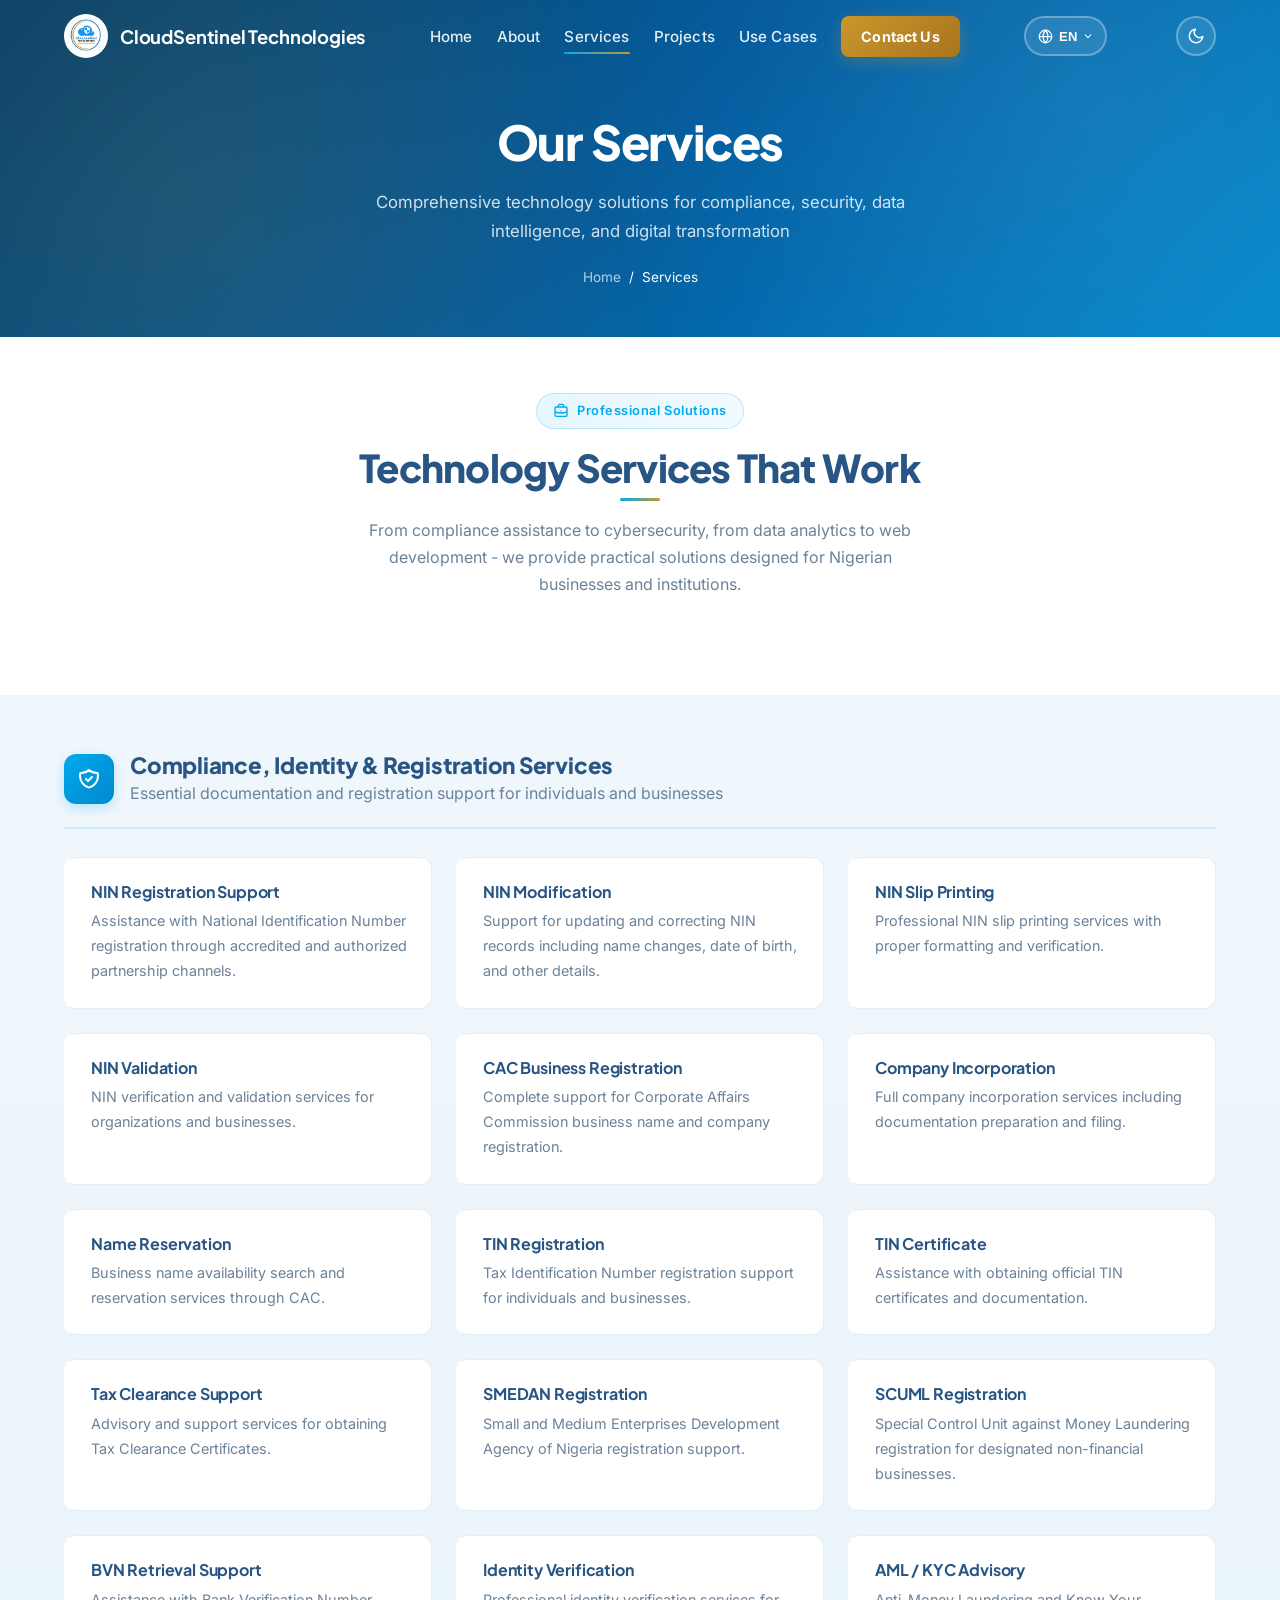
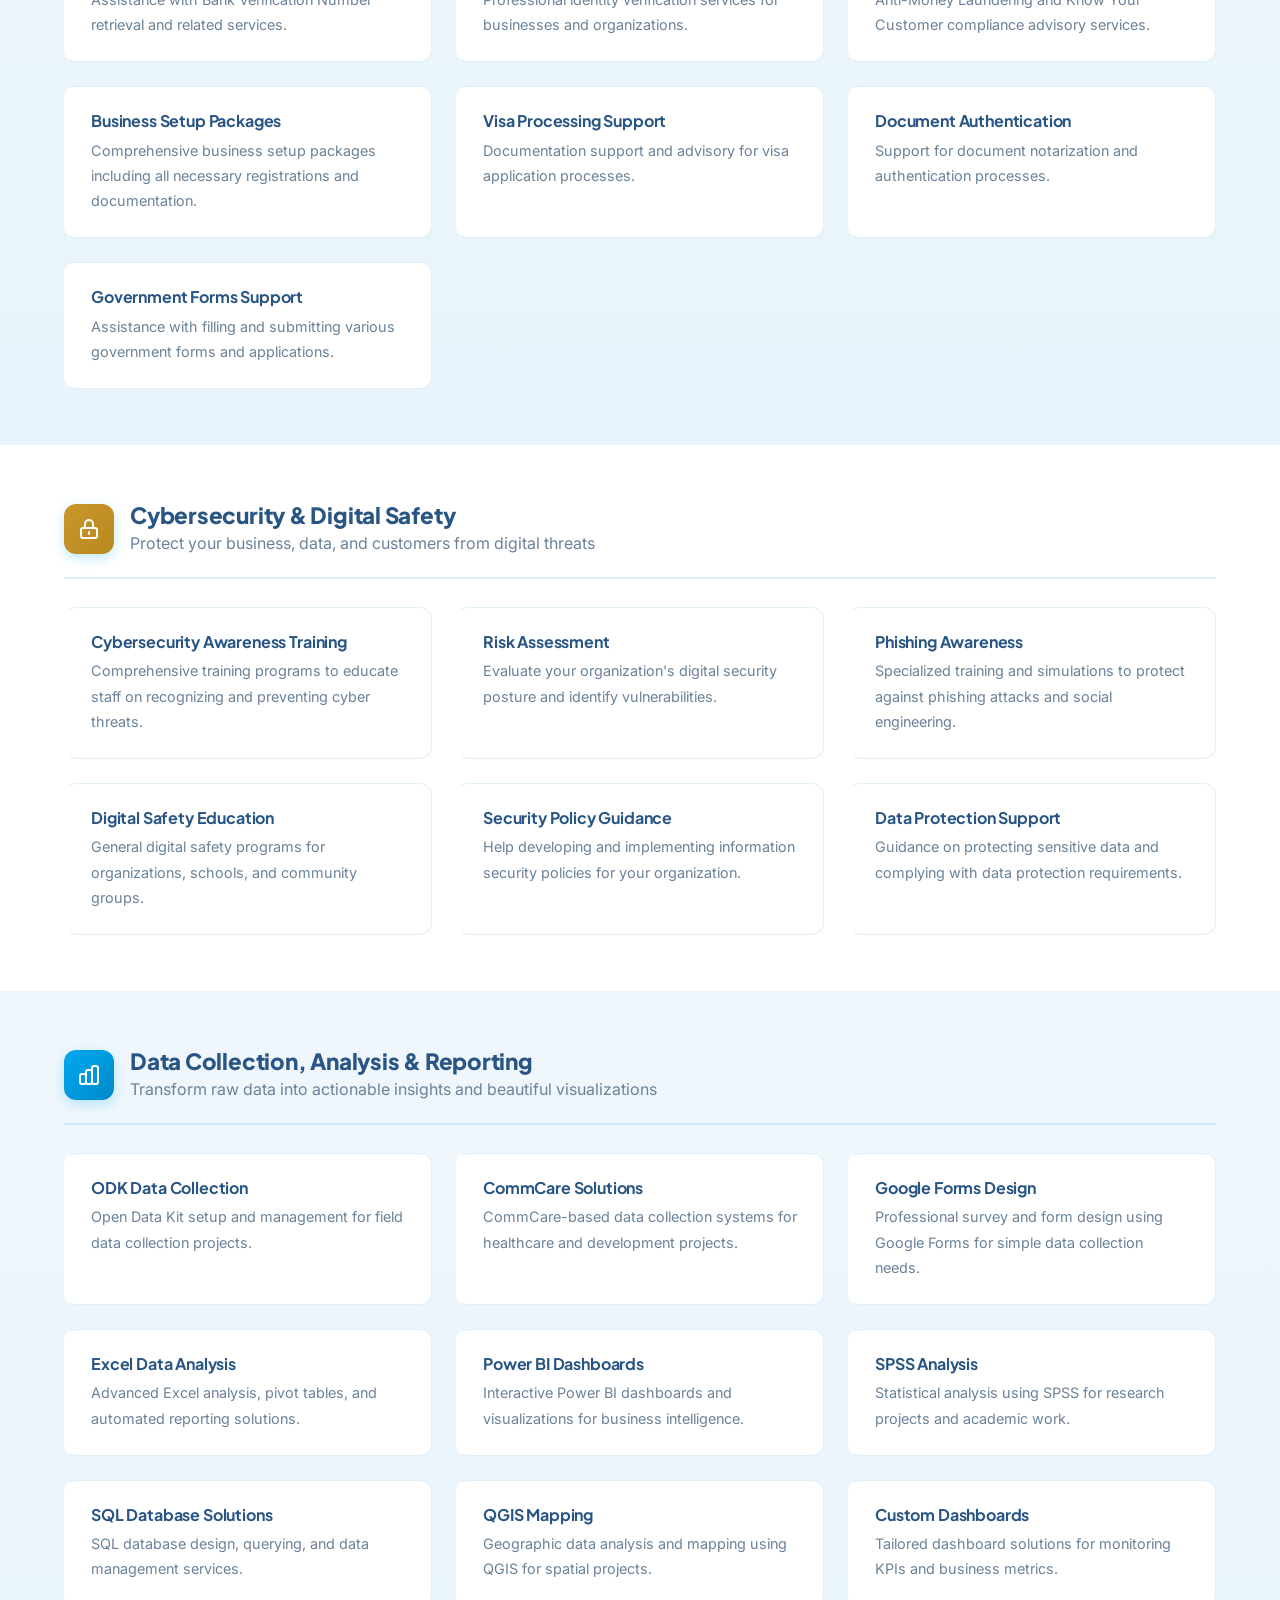
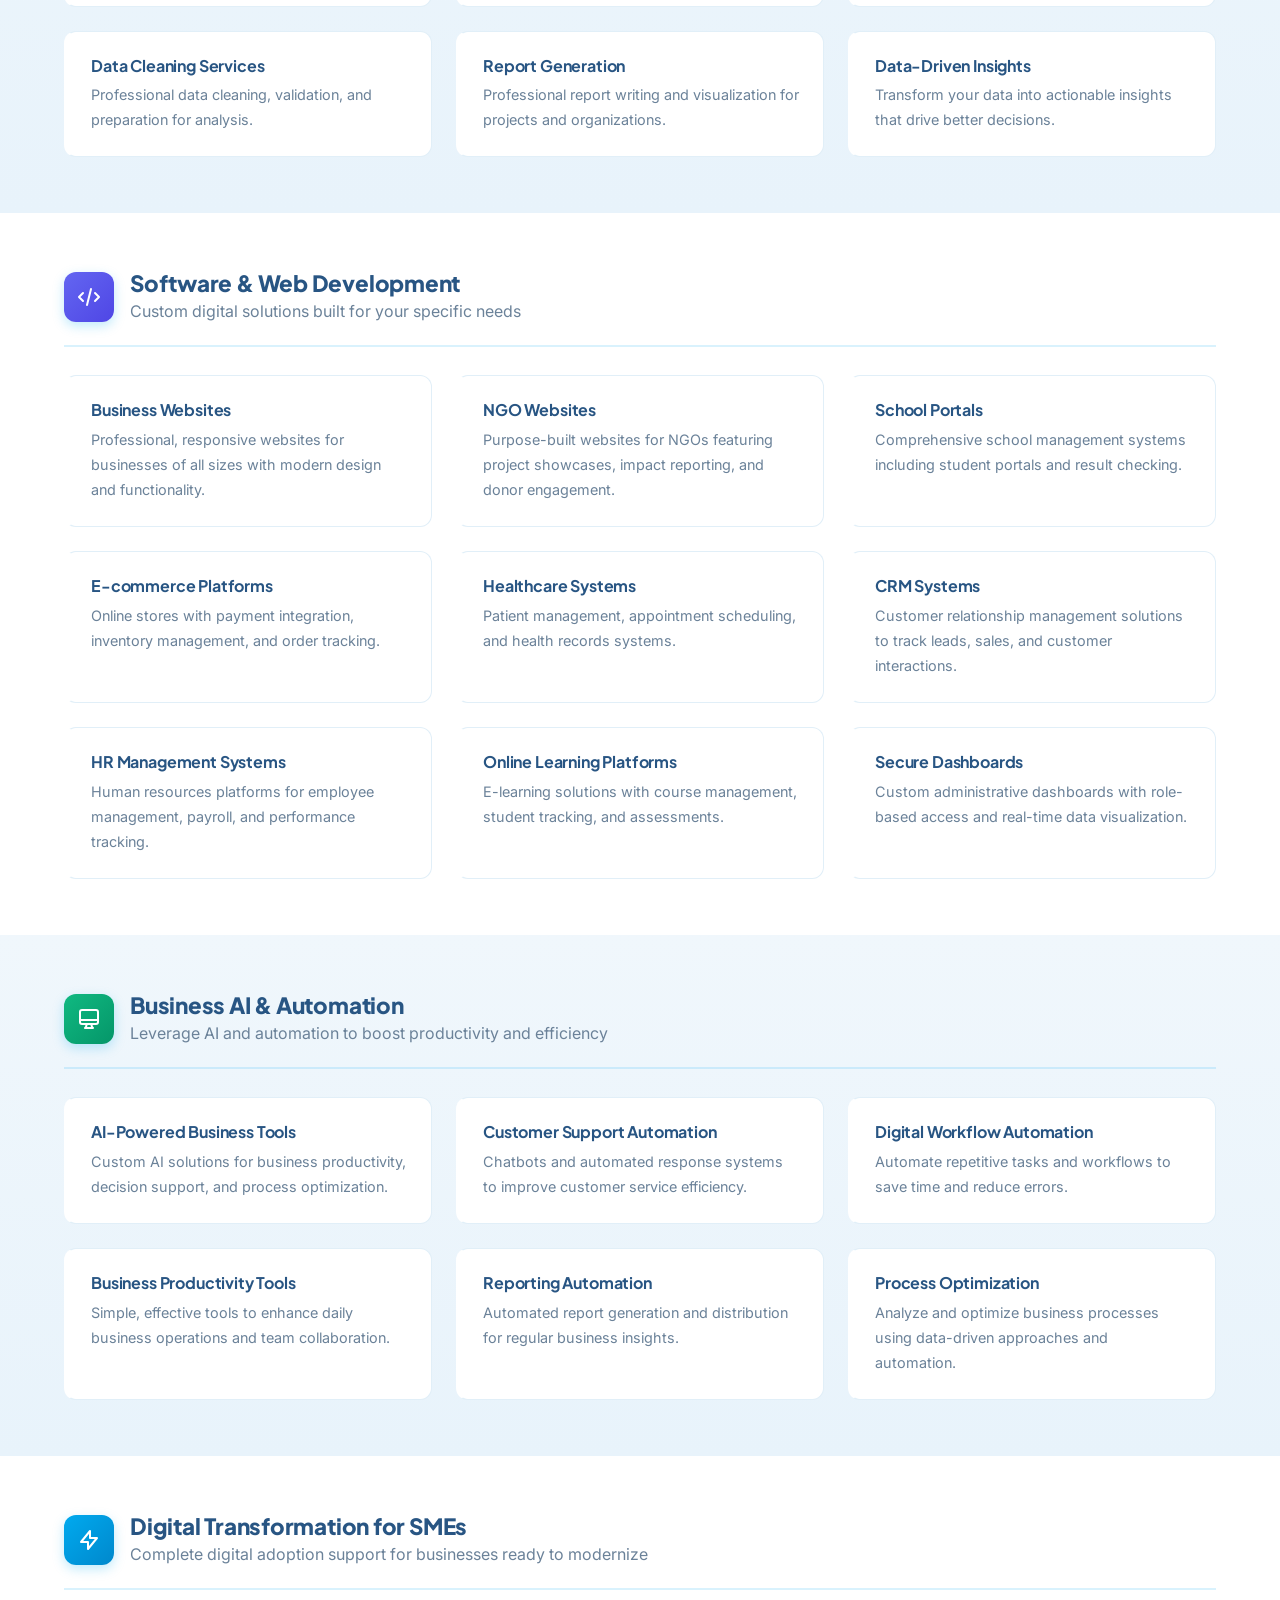
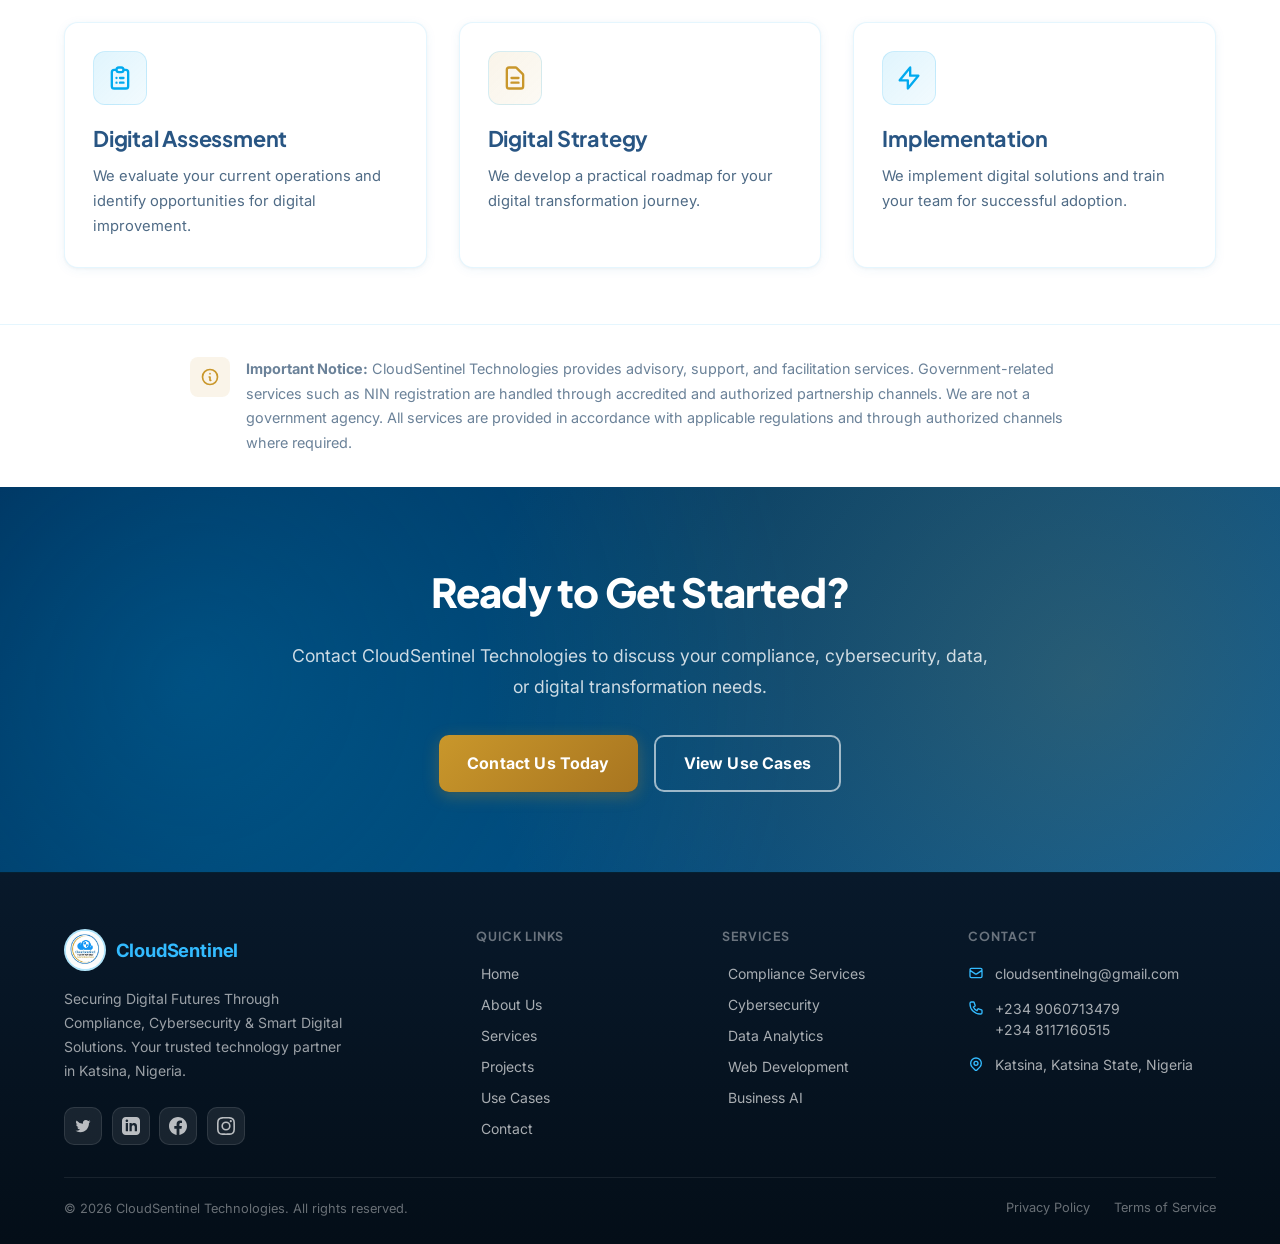
<file: services.html>
<!DOCTYPE html>
<html lang="en" data-theme="">

<head>
    <meta charset="UTF-8">
    <meta name="viewport" content="width=device-width, initial-scale=1.0">
    <meta name="description" content="CloudSentinel Technologies Services - Compliance assistance, cybersecurity, data analytics, web development, and digital transformation solutions for Nigerian businesses.">
    <meta name="keywords" content="NIN registration, CAC registration, TIN, cybersecurity training, data analytics, web development, Katsina, Nigeria">
    <meta name="author" content="CloudSentinel Technologies">
    <meta name="theme-color" content="#00AAEF">

    <title>Services - CloudSentinel Technologies</title>

    <!-- Fonts -->
    <link rel="preconnect" href="https://fonts.googleapis.com">
    <link rel="preconnect" href="https://fonts.gstatic.com" crossorigin>
    <link href="https://fonts.googleapis.com/css2?family=Inter:wght@400;500;600;700&family=Plus+Jakarta+Sans:wght@500;600;700;800&display=swap" rel="stylesheet">

    <!-- Styles -->
    <link rel="stylesheet" href="css/style.css">
</head>

<body class="no-hub-bar">
      <!-- ── NAVBAR ─────────────────────────────────────────── -->
<nav class="navbar scrolled" id="mainNav">
    <div class="container">
        <a href="index.html" class="nav-logo">
            <img src="assets/logo.png" alt="CloudSentinel Technologies Logo">
            <span class="nav-logo-text">CloudSentinel Technologies</span>
        </a>

        <ul class="nav-menu">
            <li><a href="index.html" class="nav-link">Home</a></li>
            <li><a href="about.html" class="nav-link">About</a></li>
            <li><a href="services.html" class="nav-link active">Services</a></li>
            <li><a href="projects.html" class="nav-link">Projects</a></li>
            <li><a href="use-cases.html" class="nav-link">Use Cases</a></li>
            <li><a href="contact.html" class="btn btn-gold nav-cta">Contact Us</a></li>
        </ul>

        <button class="nav-toggle" aria-label="Toggle navigation">
            <span></span>
            <span></span>
            <span></span>
        </button>
    </div>
    <div class="nav-overlay"></div>
</nav>

<!-- Hub breadcrumb bar (keeps page context for users) -->
<div class="hub-bar-strip">
    <div class="container hub-bar-inner">
        <span class="hub-back">
            <svg width="14" height="14" fill="none" stroke="currentColor" viewBox="0 0 24 24">
                <path stroke-linecap="round" stroke-linejoin="round" stroke-width="2" d="M15 19l-7-7 7-7"/>
            </svg>
            <a href="index.html#awareness">Knowledge Hub</a>
        </span>
        <div class="hub-pills">
            <a href="cloudsentinel-digitalization.html" class="hub-pill">🚀 Digital Transformation</a>
            <a href="cloudsentinel-cybersecurity.html" class="hub-pill">🛡️ Cybersecurity</a>
            <a href="cloudsentinel-data-insights.html" class="hub-pill">📊 Data Insights</a>
        </div>
    </div>
</div>

    <!-- Page Header -->
    <section class="page-header">
        <div class="container">
            <div class="page-header-content">
                <h1 class="page-title">Our Services</h1>
                <p class="page-subtitle">Comprehensive technology solutions for compliance, security, data intelligence, and digital transformation</p>
                <div class="breadcrumb">
                    <a href="index.html">Home</a>
                    <span>/</span>
                    <span>Services</span>
                </div>
            </div>
        </div>
    </section>

    <!-- Services Introduction -->
    <section>
        <div class="container">
            <div class="section-header reveal">
                <span class="section-badge">
          <svg width="16" height="16" fill="none" stroke="currentColor" viewBox="0 0 24 24">
            <path stroke-linecap="round" stroke-linejoin="round" stroke-width="2" d="M21 13.255A23.931 23.931 0 0112 15c-3.183 0-6.22-.62-9-1.745M16 6V4a2 2 0 00-2-2h-4a2 2 0 00-2 2v2m4 6h.01M5 20h14a2 2 0 002-2V8a2 2 0 00-2-2H5a2 2 0 00-2 2v10a2 2 0 002 2z"/>
          </svg>
          Professional Solutions
        </span>
                <h2 class="section-title">Technology Services That Work</h2>
                <p class="section-subtitle">From compliance assistance to cybersecurity, from data analytics to web development - we provide practical solutions designed for Nigerian businesses and institutions.</p>
            </div>
        </div>
    </section>

    <!-- Compliance & Identity Services -->
    <section id="compliance" class="why-section">
        <div class="container">
            <div class="service-category reveal">
                <div class="category-header">
                    <div class="category-icon">
                        <svg fill="none" stroke="currentColor" viewBox="0 0 24 24">
              <path stroke-linecap="round" stroke-linejoin="round" stroke-width="2" d="M9 12l2 2 4-4m5.618-4.016A11.955 11.955 0 0112 2.944a11.955 11.955 0 01-8.618 3.04A12.02 12.02 0 003 9c0 5.591 3.824 10.29 9 11.622 5.176-1.332 9-6.03 9-11.622 0-1.042-.133-2.052-.382-3.016z"/>
            </svg>
                    </div>
                    <div>
                        <h2 class="category-title">Compliance, Identity & Registration Services</h2>
                        <p class="text-muted">Essential documentation and registration support for individuals and businesses</p>
                    </div>
                </div>

                <div class="service-list">
                    <div class="service-item">
                        <h4>NIN Registration Support</h4>
                        <p>Assistance with National Identification Number registration through accredited and authorized partnership channels.</p>
                    </div>

                    <div class="service-item">
                        <h4>NIN Modification</h4>
                        <p>Support for updating and correcting NIN records including name changes, date of birth, and other details.</p>
                    </div>

                    <div class="service-item">
                        <h4>NIN Slip Printing</h4>
                        <p>Professional NIN slip printing services with proper formatting and verification.</p>
                    </div>

                    <div class="service-item">
                        <h4>NIN Validation</h4>
                        <p>NIN verification and validation services for organizations and businesses.</p>
                    </div>

                    <div class="service-item">
                        <h4>CAC Business Registration</h4>
                        <p>Complete support for Corporate Affairs Commission business name and company registration.</p>
                    </div>

                    <div class="service-item">
                        <h4>Company Incorporation</h4>
                        <p>Full company incorporation services including documentation preparation and filing.</p>
                    </div>

                    <div class="service-item">
                        <h4>Name Reservation</h4>
                        <p>Business name availability search and reservation services through CAC.</p>
                    </div>

                    <div class="service-item">
                        <h4>TIN Registration</h4>
                        <p>Tax Identification Number registration support for individuals and businesses.</p>
                    </div>

                    <div class="service-item">
                        <h4>TIN Certificate</h4>
                        <p>Assistance with obtaining official TIN certificates and documentation.</p>
                    </div>

                    <div class="service-item">
                        <h4>Tax Clearance Support</h4>
                        <p>Advisory and support services for obtaining Tax Clearance Certificates.</p>
                    </div>

                    <div class="service-item">
                        <h4>SMEDAN Registration</h4>
                        <p>Small and Medium Enterprises Development Agency of Nigeria registration support.</p>
                    </div>

                    <div class="service-item">
                        <h4>SCUML Registration</h4>
                        <p>Special Control Unit against Money Laundering registration for designated non-financial businesses.</p>
                    </div>

                    <div class="service-item">
                        <h4>BVN Retrieval Support</h4>
                        <p>Assistance with Bank Verification Number retrieval and related services.</p>
                    </div>

                    <div class="service-item">
                        <h4>Identity Verification</h4>
                        <p>Professional identity verification services for businesses and organizations.</p>
                    </div>

                    <div class="service-item">
                        <h4>AML / KYC Advisory</h4>
                        <p>Anti-Money Laundering and Know Your Customer compliance advisory services.</p>
                    </div>

                    <div class="service-item">
                        <h4>Business Setup Packages</h4>
                        <p>Comprehensive business setup packages including all necessary registrations and documentation.</p>
                    </div>

                    <div class="service-item">
                        <h4>Visa Processing Support</h4>
                        <p>Documentation support and advisory for visa application processes.</p>
                    </div>

                    <div class="service-item">
                        <h4>Document Authentication</h4>
                        <p>Support for document notarization and authentication processes.</p>
                    </div>

                    <div class="service-item">
                        <h4>Government Forms Support</h4>
                        <p>Assistance with filling and submitting various government forms and applications.</p>
                    </div>
                </div>
            </div>
        </div>
    </section>

    <!-- Cybersecurity & Digital Safety -->
    <section id="security">
        <div class="container">
            <div class="service-category reveal">
                <div class="category-header">
                    <div class="category-icon" style="background: linear-gradient(135deg, var(--gold), var(--gold-dark));">
                        <svg fill="none" stroke="currentColor" viewBox="0 0 24 24">
              <path stroke-linecap="round" stroke-linejoin="round" stroke-width="2" d="M12 15v2m-6 4h12a2 2 0 002-2v-6a2 2 0 00-2-2H6a2 2 0 00-2 2v6a2 2 0 002 2zm10-10V7a4 4 0 00-8 0v4h8z"/>
            </svg>
                    </div>
                    <div>
                        <h2 class="category-title">Cybersecurity & Digital Safety</h2>
                        <p class="text-muted">Protect your business, data, and customers from digital threats</p>
                    </div>
                </div>

                <div class="service-list">
                    <div class="service-item">
                        <h4>Cybersecurity Awareness Training</h4>
                        <p>Comprehensive training programs to educate staff on recognizing and preventing cyber threats.</p>
                    </div>

                    <div class="service-item">
                        <h4>Risk Assessment</h4>
                        <p>Evaluate your organization's digital security posture and identify vulnerabilities.</p>
                    </div>

                    <div class="service-item">
                        <h4>Phishing Awareness</h4>
                        <p>Specialized training and simulations to protect against phishing attacks and social engineering.</p>
                    </div>

                    <div class="service-item">
                        <h4>Digital Safety Education</h4>
                        <p>General digital safety programs for organizations, schools, and community groups.</p>
                    </div>

                    <div class="service-item">
                        <h4>Security Policy Guidance</h4>
                        <p>Help developing and implementing information security policies for your organization.</p>
                    </div>

                    <div class="service-item">
                        <h4>Data Protection Support</h4>
                        <p>Guidance on protecting sensitive data and complying with data protection requirements.</p>
                    </div>
                </div>
            </div>
        </div>
    </section>

    <!-- Data Collection, Analysis & Reporting -->
    <section id="data" class="why-section">
        <div class="container">
            <div class="service-category reveal">
                <div class="category-header">
                    <div class="category-icon">
                        <svg fill="none" stroke="currentColor" viewBox="0 0 24 24">
              <path stroke-linecap="round" stroke-linejoin="round" stroke-width="2" d="M9 19v-6a2 2 0 00-2-2H5a2 2 0 00-2 2v6a2 2 0 002 2h2a2 2 0 002-2zm0 0V9a2 2 0 012-2h2a2 2 0 012 2v10m-6 0a2 2 0 002 2h2a2 2 0 002-2m0 0V5a2 2 0 012-2h2a2 2 0 012 2v14a2 2 0 01-2 2h-2a2 2 0 01-2-2z"/>
            </svg>
                    </div>
                    <div>
                        <h2 class="category-title">Data Collection, Analysis & Reporting</h2>
                        <p class="text-muted">Transform raw data into actionable insights and beautiful visualizations</p>
                    </div>
                </div>

                <div class="service-list">
                    <div class="service-item">
                        <h4>ODK Data Collection</h4>
                        <p>Open Data Kit setup and management for field data collection projects.</p>
                    </div>

                    <div class="service-item">
                        <h4>CommCare Solutions</h4>
                        <p>CommCare-based data collection systems for healthcare and development projects.</p>
                    </div>

                    <div class="service-item">
                        <h4>Google Forms Design</h4>
                        <p>Professional survey and form design using Google Forms for simple data collection needs.</p>
                    </div>

                    <div class="service-item">
                        <h4>Excel Data Analysis</h4>
                        <p>Advanced Excel analysis, pivot tables, and automated reporting solutions.</p>
                    </div>

                    <div class="service-item">
                        <h4>Power BI Dashboards</h4>
                        <p>Interactive Power BI dashboards and visualizations for business intelligence.</p>
                    </div>

                    <div class="service-item">
                        <h4>SPSS Analysis</h4>
                        <p>Statistical analysis using SPSS for research projects and academic work.</p>
                    </div>

                    <div class="service-item">
                        <h4>SQL Database Solutions</h4>
                        <p>SQL database design, querying, and data management services.</p>
                    </div>

                    <div class="service-item">
                        <h4>QGIS Mapping</h4>
                        <p>Geographic data analysis and mapping using QGIS for spatial projects.</p>
                    </div>

                    <div class="service-item">
                        <h4>Custom Dashboards</h4>
                        <p>Tailored dashboard solutions for monitoring KPIs and business metrics.</p>
                    </div>

                    <div class="service-item">
                        <h4>Data Cleaning Services</h4>
                        <p>Professional data cleaning, validation, and preparation for analysis.</p>
                    </div>

                    <div class="service-item">
                        <h4>Report Generation</h4>
                        <p>Professional report writing and visualization for projects and organizations.</p>
                    </div>

                    <div class="service-item">
                        <h4>Data-Driven Insights</h4>
                        <p>Transform your data into actionable insights that drive better decisions.</p>
                    </div>
                </div>
            </div>
        </div>
    </section>

    <!-- Software & Web Development -->
    <section id="development">
        <div class="container">
            <div class="service-category reveal">
                <div class="category-header">
                    <div class="category-icon" style="background: linear-gradient(135deg, #6366F1, #4F46E5);">
                        <svg fill="none" stroke="currentColor" viewBox="0 0 24 24">
              <path stroke-linecap="round" stroke-linejoin="round" stroke-width="2" d="M10 20l4-16m4 4l4 4-4 4M6 16l-4-4 4-4"/>
            </svg>
                    </div>
                    <div>
                        <h2 class="category-title">Software & Web Development</h2>
                        <p class="text-muted">Custom digital solutions built for your specific needs</p>
                    </div>
                </div>

                <div class="service-list">
                    <div class="service-item">
                        <h4>Business Websites</h4>
                        <p>Professional, responsive websites for businesses of all sizes with modern design and functionality.</p>
                    </div>

                    <div class="service-item">
                        <h4>NGO Websites</h4>
                        <p>Purpose-built websites for NGOs featuring project showcases, impact reporting, and donor engagement.</p>
                    </div>

                    <div class="service-item">
                        <h4>School Portals</h4>
                        <p>Comprehensive school management systems including student portals and result checking.</p>
                    </div>

                    <div class="service-item">
                        <h4>E-commerce Platforms</h4>
                        <p>Online stores with payment integration, inventory management, and order tracking.</p>
                    </div>

                    <div class="service-item">
                        <h4>Healthcare Systems</h4>
                        <p>Patient management, appointment scheduling, and health records systems.</p>
                    </div>

                    <div class="service-item">
                        <h4>CRM Systems</h4>
                        <p>Customer relationship management solutions to track leads, sales, and customer interactions.</p>
                    </div>

                    <div class="service-item">
                        <h4>HR Management Systems</h4>
                        <p>Human resources platforms for employee management, payroll, and performance tracking.</p>
                    </div>

                    <div class="service-item">
                        <h4>Online Learning Platforms</h4>
                        <p>E-learning solutions with course management, student tracking, and assessments.</p>
                    </div>

                    <div class="service-item">
                        <h4>Secure Dashboards</h4>
                        <p>Custom administrative dashboards with role-based access and real-time data visualization.</p>
                    </div>
                </div>
            </div>
        </div>
    </section>

    <!-- Business AI & Automation -->
    <section id="ai" class="why-section">
        <div class="container">
            <div class="service-category reveal">
                <div class="category-header">
                    <div class="category-icon" style="background: linear-gradient(135deg, #10B981, #059669);">
                        <svg fill="none" stroke="currentColor" viewBox="0 0 24 24">
              <path stroke-linecap="round" stroke-linejoin="round" stroke-width="2" d="M9.75 17L9 20l-1 1h8l-1-1-.75-3M3 13h18M5 17h14a2 2 0 002-2V5a2 2 0 00-2-2H5a2 2 0 00-2 2v10a2 2 0 002 2z"/>
            </svg>
                    </div>
                    <div>
                        <h2 class="category-title">Business AI & Automation</h2>
                        <p class="text-muted">Leverage AI and automation to boost productivity and efficiency</p>
                    </div>
                </div>

                <div class="service-list">
                    <div class="service-item">
                        <h4>AI-Powered Business Tools</h4>
                        <p>Custom AI solutions for business productivity, decision support, and process optimization.</p>
                    </div>

                    <div class="service-item">
                        <h4>Customer Support Automation</h4>
                        <p>Chatbots and automated response systems to improve customer service efficiency.</p>
                    </div>

                    <div class="service-item">
                        <h4>Digital Workflow Automation</h4>
                        <p>Automate repetitive tasks and workflows to save time and reduce errors.</p>
                    </div>

                    <div class="service-item">
                        <h4>Business Productivity Tools</h4>
                        <p>Simple, effective tools to enhance daily business operations and team collaboration.</p>
                    </div>

                    <div class="service-item">
                        <h4>Reporting Automation</h4>
                        <p>Automated report generation and distribution for regular business insights.</p>
                    </div>

                    <div class="service-item">
                        <h4>Process Optimization</h4>
                        <p>Analyze and optimize business processes using data-driven approaches and automation.</p>
                    </div>
                </div>
            </div>
        </div>
    </section>

    <!-- Digital Transformation -->
    <section id="transformation">
        <div class="container">
            <div class="service-category reveal">
                <div class="category-header">
                    <div class="category-icon">
                        <svg fill="none" stroke="currentColor" viewBox="0 0 24 24">
              <path stroke-linecap="round" stroke-linejoin="round" stroke-width="2" d="M13 10V3L4 14h7v7l9-11h-7z"/>
            </svg>
                    </div>
                    <div>
                        <h2 class="category-title">Digital Transformation for SMEs</h2>
                        <p class="text-muted">Complete digital adoption support for businesses ready to modernize</p>
                    </div>
                </div>

                <div class="grid grid-3" style="margin-top: 2rem;">
                    <div class="card">
                        <div class="card-icon">
                            <svg fill="none" stroke="currentColor" viewBox="0 0 24 24">
                <path stroke-linecap="round" stroke-linejoin="round" stroke-width="2" d="M9 5H7a2 2 0 00-2 2v12a2 2 0 002 2h10a2 2 0 002-2V7a2 2 0 00-2-2h-2M9 5a2 2 0 002 2h2a2 2 0 002-2M9 5a2 2 0 012-2h2a2 2 0 012 2m-3 7h3m-3 4h3m-6-4h.01M9 16h.01"/>
              </svg>
                        </div>
                        <h4 class="card-title">Digital Assessment</h4>
                        <p class="card-text">We evaluate your current operations and identify opportunities for digital improvement.</p>
                    </div>

                    <div class="card">
                        <div class="card-icon gold">
                            <svg fill="none" stroke="currentColor" viewBox="0 0 24 24">
                <path stroke-linecap="round" stroke-linejoin="round" stroke-width="2" d="M9 12h6m-6 4h6m2 5H7a2 2 0 01-2-2V5a2 2 0 012-2h5.586a1 1 0 01.707.293l5.414 5.414a1 1 0 01.293.707V19a2 2 0 01-2 2z"/>
              </svg>
                        </div>
                        <h4 class="card-title">Digital Strategy</h4>
                        <p class="card-text">We develop a practical roadmap for your digital transformation journey.</p>
                    </div>

                    <div class="card">
                        <div class="card-icon">
                            <svg fill="none" stroke="currentColor" viewBox="0 0 24 24">
                <path stroke-linecap="round" stroke-linejoin="round" stroke-width="2" d="M13 10V3L4 14h7v7l9-11h-7z"/>
              </svg>
                        </div>
                        <h4 class="card-title">Implementation</h4>
                        <p class="card-text">We implement digital solutions and train your team for successful adoption.</p>
                    </div>
                </div>
            </div>
        </div>
    </section>

    <!-- Disclaimer Section -->
    <section class="disclaimer-section">
        <div class="container">
            <div class="disclaimer-content">
                <div class="disclaimer-icon">
                    <svg fill="none" stroke="currentColor" viewBox="0 0 24 24">
            <path stroke-linecap="round" stroke-linejoin="round" stroke-width="2" d="M13 16h-1v-4h-1m1-4h.01M21 12a9 9 0 11-18 0 9 9 0 0118 0z"/>
          </svg>
                </div>
                <p class="disclaimer-text">
                    <strong>Important Notice:</strong> CloudSentinel Technologies provides advisory, support, and facilitation services. Government-related services such as NIN registration are handled through accredited and authorized partnership channels.
                    We are not a government agency. All services are provided in accordance with applicable regulations and through authorized channels where required.
                </p>
            </div>
        </div>
    </section>

    <!-- CTA Section -->
    <section class="cta-section">
        <div class="container">
            <div class="cta-content reveal">
                <h2 class="cta-title">Ready to Get Started?</h2>
                <p class="cta-text">Contact CloudSentinel Technologies to discuss your compliance, cybersecurity, data, or digital transformation needs.</p>
                <div class="btn-group justify-center">
                    <a href="contact.html" class="btn btn-gold">Contact Us Today</a>
                    <a href="use-cases.html" class="btn btn-outline">View Use Cases</a>
                </div>
            </div>
        </div>
    </section>

    <!-- Footer -->
    <footer class="footer">
        <div class="container">
            <div class="footer-grid">
                <div class="footer-brand">
                    <div class="footer-logo">
                        <img src="assets/logo.png" alt="CloudSentinel Technologies">
                        <span>CloudSentinel</span>
                    </div>
                    <p class="footer-tagline">
                        Securing Digital Futures Through Compliance, Cybersecurity & Smart Digital Solutions. Your trusted technology partner in Katsina, Nigeria.
                    </p>
                    <div class="footer-social">
                        <a href="#" class="social-link" aria-label="Twitter">
                            <svg fill="currentColor" viewBox="0 0 24 24">
                <path d="M8.29 20.251c7.547 0 11.675-6.253 11.675-11.675 0-.178 0-.355-.012-.53A8.348 8.348 0 0022 5.92a8.19 8.19 0 01-2.357.646 4.118 4.118 0 001.804-2.27 8.224 8.224 0 01-2.605.996 4.107 4.107 0 00-6.993 3.743 11.65 11.65 0 01-8.457-4.287 4.106 4.106 0 001.27 5.477A4.072 4.072 0 012.8 9.713v.052a4.105 4.105 0 003.292 4.022 4.095 4.095 0 01-1.853.07 4.108 4.108 0 003.834 2.85A8.233 8.233 0 012 18.407a11.616 11.616 0 006.29 1.84"/>
              </svg>
                        </a>
                        <a href="#" class="social-link" aria-label="LinkedIn">
                            <svg fill="currentColor" viewBox="0 0 24 24">
                <path d="M19 0h-14c-2.761 0-5 2.239-5 5v14c0 2.761 2.239 5 5 5h14c2.762 0 5-2.239 5-5v-14c0-2.761-2.238-5-5-5zm-11 19h-3v-11h3v11zm-1.5-12.268c-.966 0-1.75-.79-1.75-1.764s.784-1.764 1.75-1.764 1.75.79 1.75 1.764-.783 1.764-1.75 1.764zm13.5 12.268h-3v-5.604c0-3.368-4-3.113-4 0v5.604h-3v-11h3v1.765c1.396-2.586 7-2.777 7 2.476v6.759z"/>
              </svg>
                        </a>
                        <a href="#" class="social-link" aria-label="Facebook">
                            <svg fill="currentColor" viewBox="0 0 24 24">
                <path d="M24 12.073c0-6.627-5.373-12-12-12s-12 5.373-12 12c0 5.99 4.388 10.954 10.125 11.854v-8.385H7.078v-3.47h3.047V9.43c0-3.007 1.792-4.669 4.533-4.669 1.312 0 2.686.235 2.686.235v2.953H15.83c-1.491 0-1.956.925-1.956 1.874v2.25h3.328l-.532 3.47h-2.796v8.385C19.612 23.027 24 18.062 24 12.073z"/>
              </svg>
                        </a>
                        <a href="#" class="social-link" aria-label="Instagram">
                            <svg fill="currentColor" viewBox="0 0 24 24">
                                <path d="M12 2.163c3.204 0 3.584.012 4.85.07 3.252.148 4.771 1.691 4.919 4.919.058 1.265.069 1.645.069 4.849 0 3.205-.012 3.584-.069 4.849-.149 3.225-1.664 4.771-4.919 4.919-1.266.058-1.644.07-4.85.07-3.204 0-3.584-.012-4.849-.07-3.26-.149-4.771-1.699-4.919-4.92-.058-1.265-.07-1.644-.07-4.849 0-3.204.013-3.583.07-4.849.149-3.227 1.664-4.771 4.919-4.919 1.266-.057 1.645-.069 4.849-.069zM12 0C8.741 0 8.333.014 7.053.072 2.695.272.273 2.69.073 7.052.014 8.333 0 8.741 0 12c0 3.259.014 3.668.072 4.948.2 4.358 2.618 6.78 6.98 6.98C8.333 23.986 8.741 24 12 24c3.259 0 3.668-.014 4.948-.072 4.354-.2 6.782-2.618 6.979-6.98.059-1.28.073-1.689.073-4.948 0-3.259-.014-3.667-.072-4.947-.196-4.354-2.617-6.78-6.979-6.98C15.668.014 15.259 0 12 0zm0 5.838a6.162 6.162 0 100 12.324 6.162 6.162 0 000-12.324zM12 16a4 4 0 110-8 4 4 0 010 8zm6.406-11.845a1.44 1.44 0 100 2.881 1.44 1.44 0 000-2.881z"/>
                            </svg>
                        </a>
                    </div>
                </div>

                <div class="footer-column">
                    <h4 class="footer-title">Quick Links</h4>
                    <ul class="footer-links">
                        <li><a href="index.html" class="footer-link">Home</a></li>
                        <li><a href="about.html" class="footer-link">About Us</a></li>
                        <li><a href="services.html" class="footer-link">Services</a></li>
                        <li><a href="projects.html" class="footer-link">Projects</a></li>
                        <li><a href="use-cases.html" class="footer-link">Use Cases</a></li>
                        <li><a href="contact.html" class="footer-link">Contact</a></li>
                    </ul>
                </div>

                <div class="footer-column">
                    <h4 class="footer-title">Services</h4>
                    <ul class="footer-links">
                        <li><a href="#compliance" class="footer-link">Compliance Services</a></li>
                        <li><a href="#security" class="footer-link">Cybersecurity</a></li>
                        <li><a href="#data" class="footer-link">Data Analytics</a></li>
                        <li><a href="#development" class="footer-link">Web Development</a></li>
                        <li><a href="#ai" class="footer-link">Business AI</a></li>
                    </ul>
                </div>

                <div class="footer-column">
                    <h4 class="footer-title">Contact</h4>
                    <div class="footer-contact-item">
                        <svg fill="none" stroke="currentColor" viewBox="0 0 24 24">
              <path stroke-linecap="round" stroke-linejoin="round" stroke-width="2" d="M3 8l7.89 5.26a2 2 0 002.22 0L21 8M5 19h14a2 2 0 002-2V7a2 2 0 00-2-2H5a2 2 0 00-2 2v10a2 2 0 002 2z"/>
            </svg>
                        <span>cloudsentinelng@gmail.com</span>
                    </div>
                    <div class="footer-contact-item">
                        <svg fill="none" stroke="currentColor" viewBox="0 0 24 24">
              <path stroke-linecap="round" stroke-linejoin="round" stroke-width="2" d="M3 5a2 2 0 012-2h3.28a1 1 0 01.948.684l1.498 4.493a1 1 0 01-.502 1.21l-2.257 1.13a11.042 11.042 0 005.516 5.516l1.13-2.257a1 1 0 011.21-.502l4.493 1.498a1 1 0 01.684.949V19a2 2 0 01-2 2h-1C9.716 21 3 14.284 3 6V5z"/>
            </svg>
                        <span>+234 9060713479<br>+234 8117160515</span>
                    </div>
                    <div class="footer-contact-item">
                        <svg fill="none" stroke="currentColor" viewBox="0 0 24 24">
              <path stroke-linecap="round" stroke-linejoin="round" stroke-width="2" d="M17.657 16.657L13.414 20.9a1.998 1.998 0 01-2.827 0l-4.244-4.243a8 8 0 1111.314 0z"/>
              <path stroke-linecap="round" stroke-linejoin="round" stroke-width="2" d="M15 11a3 3 0 11-6 0 3 3 0 016 0z"/>
            </svg>
                        <span>Katsina, Katsina State, Nigeria</span>
                    </div>
                </div>
            </div>

            <div class="footer-bottom">
                <p class="footer-copyright">&copy; 2026 CloudSentinel Technologies. All rights reserved.</p>
                <div class="footer-legal">
                    <a href="#">Privacy Policy</a>
                    <a href="#">Terms of Service</a>
                </div>
            </div>
        </div>
    </footer>

    <!-- Scripts -->
    <script src="js/main.js"></script>
    <script src="js/i18n.js"></script>
</body>

</html>
</file>
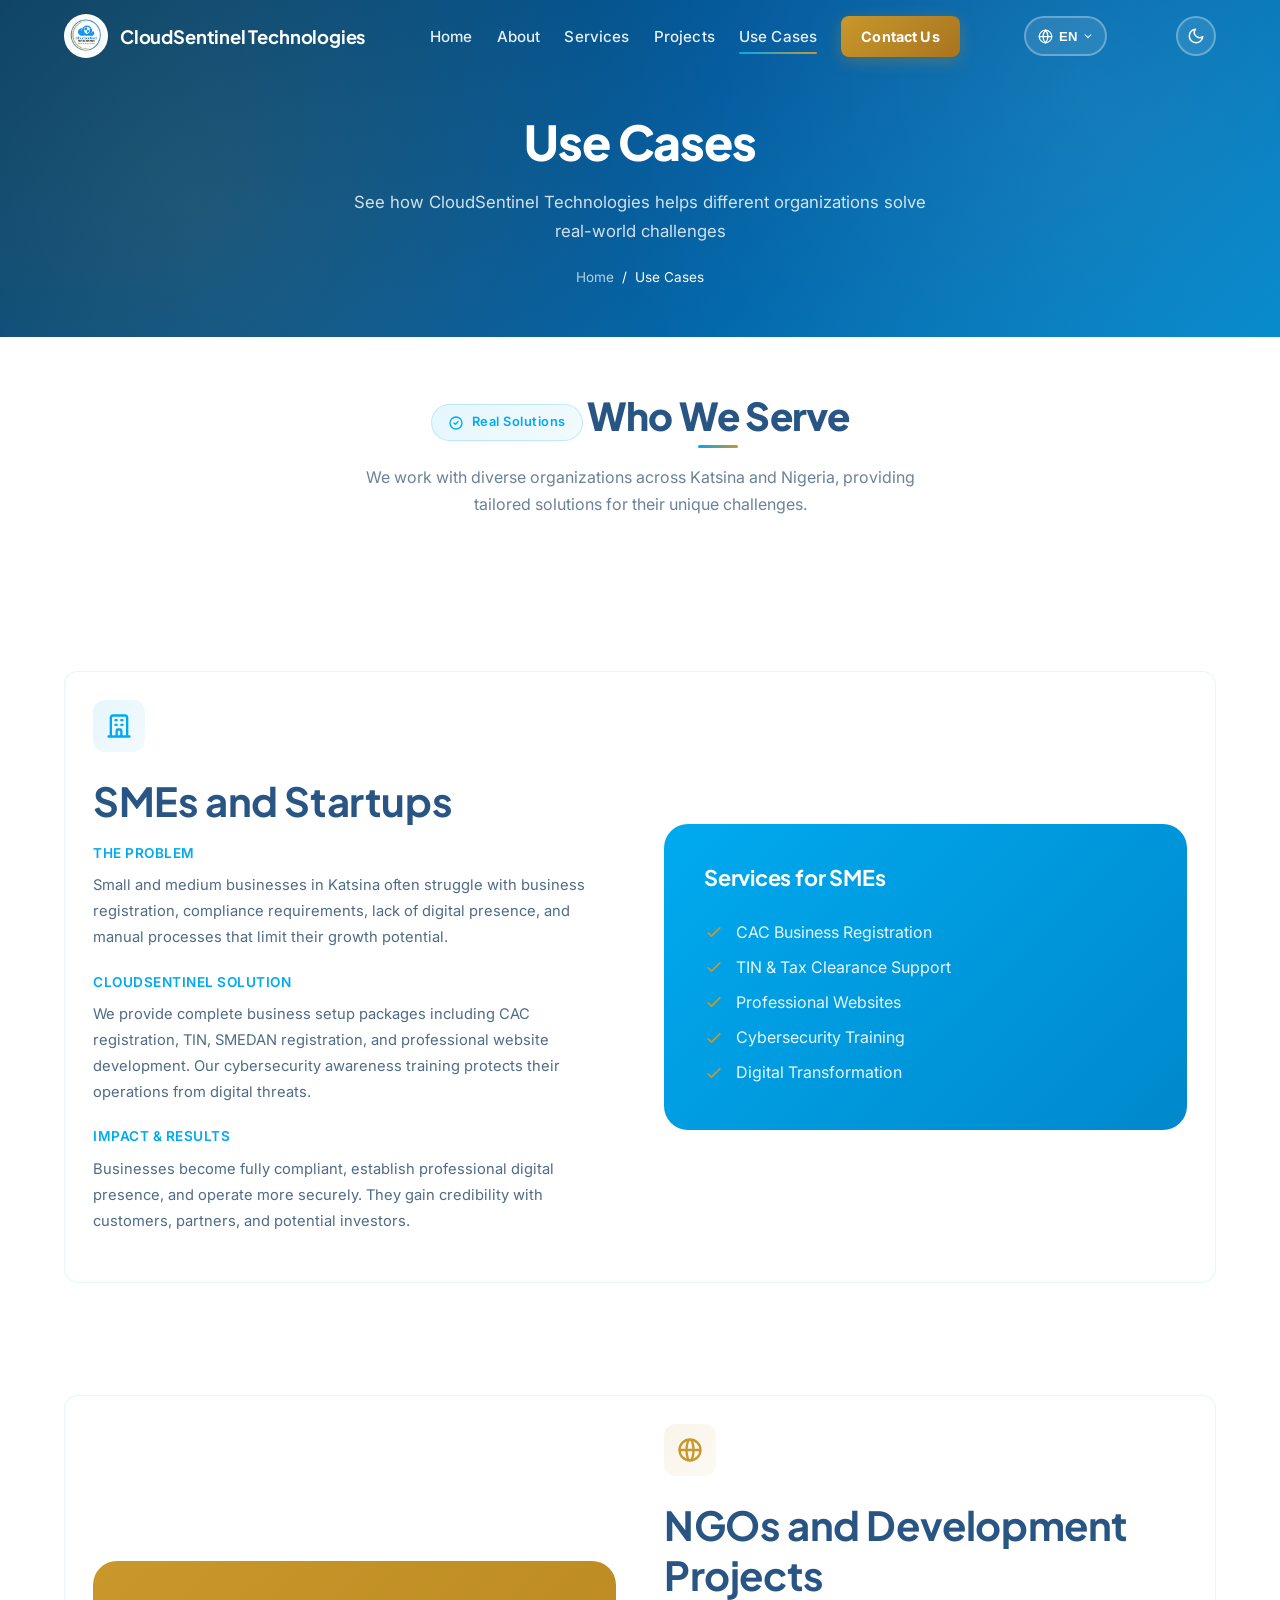
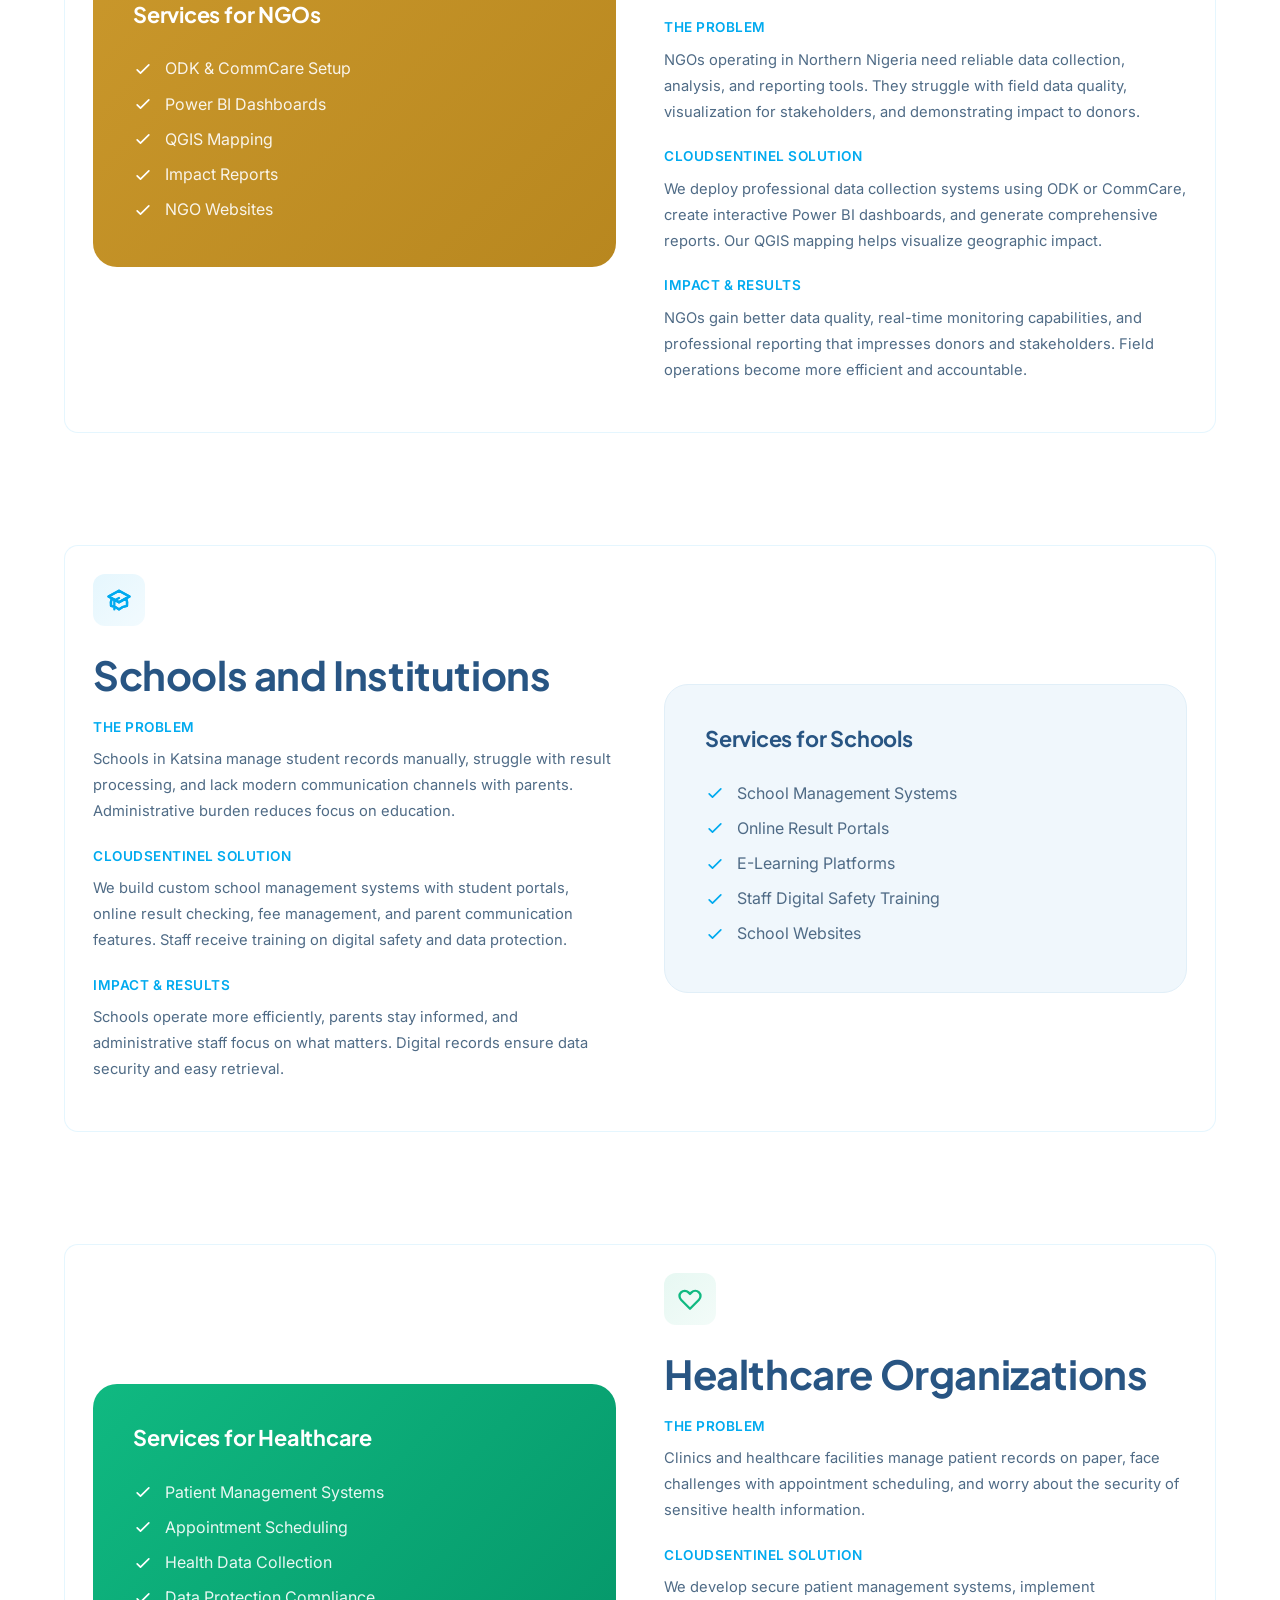
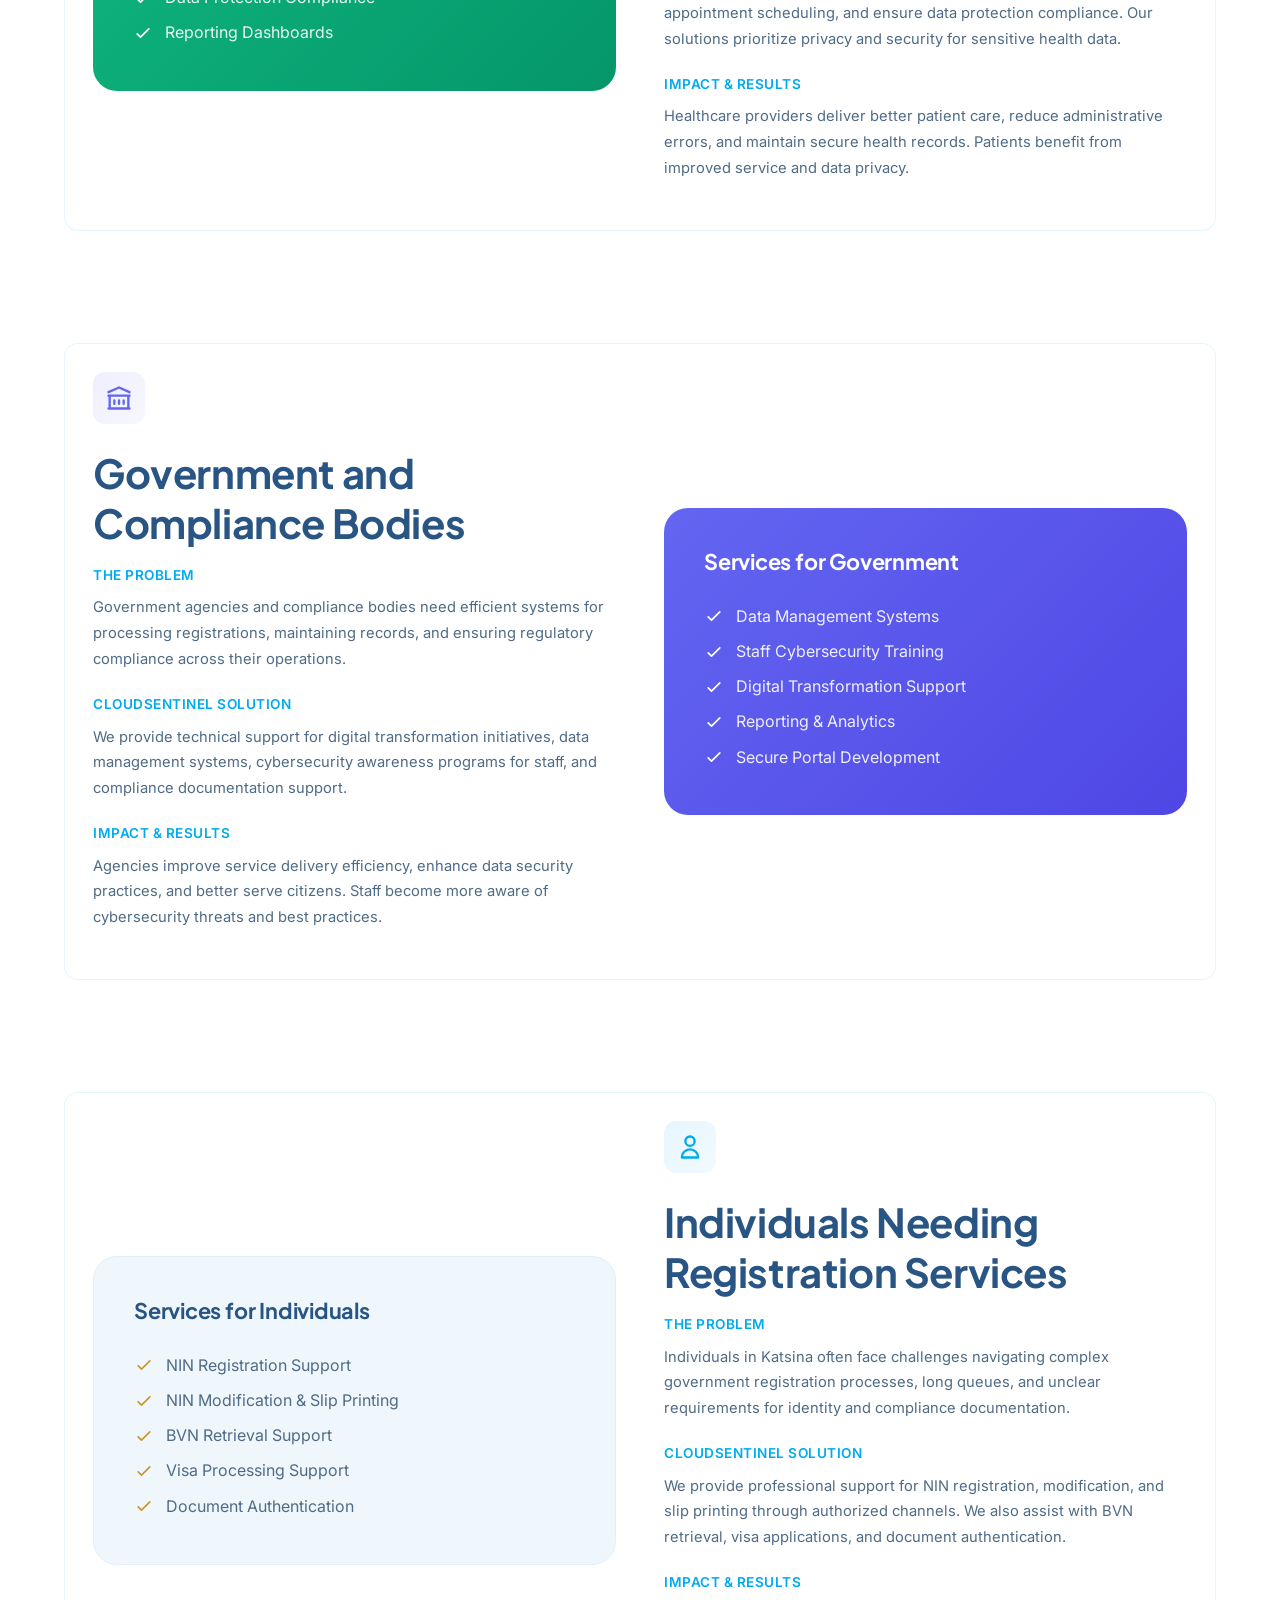
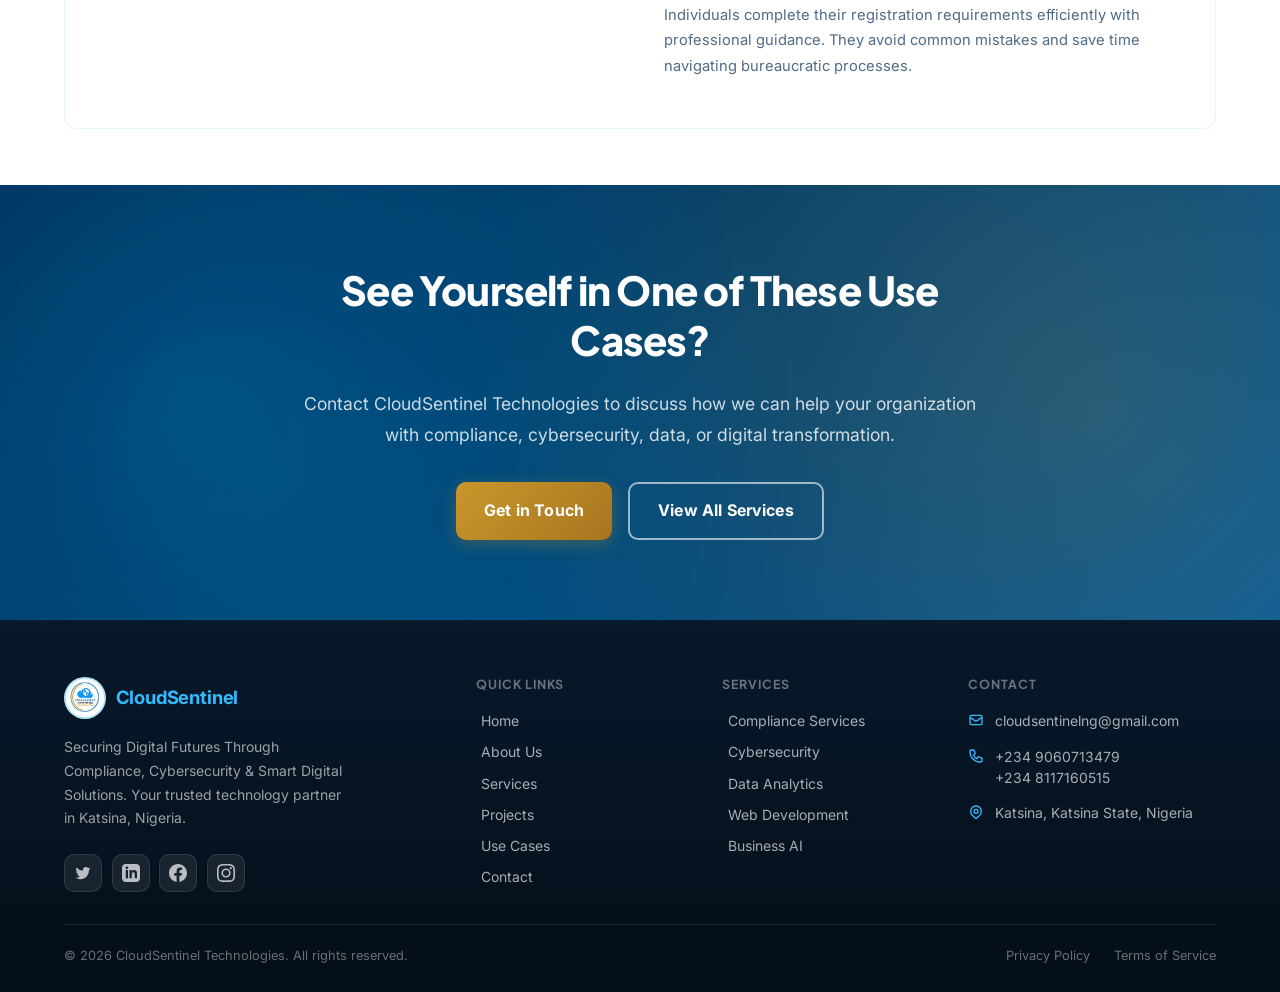
<file: use-cases.html>
<!DOCTYPE html>
<html lang="en" data-theme="">

<head>
    <meta charset="UTF-8">
    <meta name="viewport" content="width=device-width, initial-scale=1.0">
    <meta name="description" content="CloudSentinel Technologies Use Cases - See how we help SMEs, NGOs, schools, healthcare organizations, and government bodies with compliance, security, and digital solutions.">
    <meta name="keywords" content="CloudSentinel use cases, SME solutions, NGO technology, school portals, healthcare systems, Katsina, Nigeria">
    <meta name="author" content="CloudSentinel Technologies">
    <meta name="theme-color" content="#00AAEF">

    <title>Use Cases - CloudSentinel Technologies</title>

    <!-- Fonts -->
    <link rel="preconnect" href="https://fonts.googleapis.com">
    <link rel="preconnect" href="https://fonts.gstatic.com" crossorigin>
    <link href="https://fonts.googleapis.com/css2?family=Inter:wght@400;500;600;700&family=Plus+Jakarta+Sans:wght@500;600;700;800&display=swap" rel="stylesheet">

    <!-- Styles -->
    <link rel="stylesheet" href="css/style.css">
</head>

<body class="no-hub-bar">
      <!-- ── NAVBAR ─────────────────────────────────────────── -->
<nav class="navbar scrolled" id="mainNav">
    <div class="container">
        <a href="index.html" class="nav-logo">
            <img src="assets/logo.png" alt="CloudSentinel Technologies Logo">
            <span class="nav-logo-text">CloudSentinel Technologies</span>
        </a>

        <ul class="nav-menu">
            <li><a href="index.html" class="nav-link">Home</a></li>
            <li><a href="about.html" class="nav-link">About</a></li>
            <li><a href="services.html" class="nav-link">Services</a></li>
            <li><a href="projects.html" class="nav-link">Projects</a></li>
            <li><a href="use-cases.html" class="nav-link active">Use Cases</a></li>
            <li><a href="contact.html" class="btn btn-gold nav-cta">Contact Us</a></li>
        </ul>

        <button class="nav-toggle" aria-label="Toggle navigation">
            <span></span>
            <span></span>
            <span></span>
        </button>
    </div>
    <div class="nav-overlay"></div>
</nav>

<!-- Hub breadcrumb bar (keeps page context for users) -->
<div class="hub-bar-strip">
    <div class="container hub-bar-inner">
        <span class="hub-back">
            <svg width="14" height="14" fill="none" stroke="currentColor" viewBox="0 0 24 24">
                <path stroke-linecap="round" stroke-linejoin="round" stroke-width="2" d="M15 19l-7-7 7-7"/>
            </svg>
            <a href="index.html#awareness">Knowledge Hub</a>
        </span>
        <div class="hub-pills">
            <a href="cloudsentinel-digitalization.html" class="hub-pill">🚀 Digital Transformation</a>
            <a href="cloudsentinel-cybersecurity.html" class="hub-pill">🛡️ Cybersecurity</a>
            <a href="cloudsentinel-data-insights.html" class="hub-pill">📊 Data Insights</a>
        </div>
    </div>
</div>

    <!-- Page Header -->
    <section class="page-header">
        <div class="container">
            <div class="page-header-content">
                <h1 class="page-title">Use Cases</h1>
                <p class="page-subtitle">See how CloudSentinel Technologies helps different organizations solve real-world challenges</p>
                <div class="breadcrumb">
                    <a href="index.html">Home</a>
                    <span>/</span>
                    <span>Use Cases</span>
                </div>
            </div>
        </div>
    </section>

    <!-- Use Cases Introduction -->
    <section>
        <div class="container">
            <div class="section-header reveal">
                <span class="section-badge">
          <svg width="16" height="16" fill="none" stroke="currentColor" viewBox="0 0 24 24">
            <path stroke-linecap="round" stroke-linejoin="round" stroke-width="2" d="M9 12l2 2 4-4m6 2a9 9 0 11-18 0 9 9 0 0118 0z"/>
          </svg>
          Real Solutions
        </span>
                <h2 class="section-title">Who We Serve</h2>
                <p class="section-subtitle">We work with diverse organizations across Katsina and Nigeria, providing tailored solutions for their unique challenges.</p>
            </div>
        </div>
    </section>

    <!-- Use Case 1: SMEs and Startups -->
    <section class="why-section">
        <div class="container">
            <div class="use-case-card reveal">
                <div class="grid grid-2" style="gap: 3rem; align-items: center;">
                    <div>
                        <div class="use-case-icon">
                            <svg fill="none" stroke="currentColor" viewBox="0 0 24 24">
                <path stroke-linecap="round" stroke-linejoin="round" stroke-width="2" d="M19 21V5a2 2 0 00-2-2H7a2 2 0 00-2 2v16m14 0h2m-2 0h-5m-9 0H3m2 0h5M9 7h1m-1 4h1m4-4h1m-1 4h1m-5 10v-5a1 1 0 011-1h2a1 1 0 011 1v5m-4 0h4"/>
              </svg>
                        </div>
                        <h2 class="use-case-title">SMEs and Startups</h2>

                        <div class="use-case-section">
                            <p class="use-case-label">The Problem</p>
                            <p class="use-case-text">Small and medium businesses in Katsina often struggle with business registration, compliance requirements, lack of digital presence, and manual processes that limit their growth potential.</p>
                        </div>

                        <div class="use-case-section">
                            <p class="use-case-label">CloudSentinel Solution</p>
                            <p class="use-case-text">We provide complete business setup packages including CAC registration, TIN, SMEDAN registration, and professional website development. Our cybersecurity awareness training protects their operations from digital threats.</p>
                        </div>

                        <div class="use-case-section">
                            <p class="use-case-label">Impact & Results</p>
                            <p class="use-case-text">Businesses become fully compliant, establish professional digital presence, and operate more securely. They gain credibility with customers, partners, and potential investors.</p>
                        </div>
                    </div>

                    <div style="background: linear-gradient(135deg, var(--primary), var(--primary-dark)); border-radius: var(--radius-xl); padding: 2.5rem; color: var(--white);">
                        <h4 style="color: var(--white); margin-bottom: 1.5rem;">Services for SMEs</h4>
                        <ul style="color: rgba(255,255,255,0.9); line-height: 2.2;">
                            <li style="display: flex; align-items: center; gap: 0.75rem;">
                                <svg width="20" height="20" fill="none" stroke="var(--gold)" viewBox="0 0 24 24">
                  <path stroke-linecap="round" stroke-linejoin="round" stroke-width="2" d="M5 13l4 4L19 7"/>
                </svg> CAC Business Registration
                            </li>
                            <li style="display: flex; align-items: center; gap: 0.75rem;">
                                <svg width="20" height="20" fill="none" stroke="var(--gold)" viewBox="0 0 24 24">
                  <path stroke-linecap="round" stroke-linejoin="round" stroke-width="2" d="M5 13l4 4L19 7"/>
                </svg> TIN & Tax Clearance Support
                            </li>
                            <li style="display: flex; align-items: center; gap: 0.75rem;">
                                <svg width="20" height="20" fill="none" stroke="var(--gold)" viewBox="0 0 24 24">
                  <path stroke-linecap="round" stroke-linejoin="round" stroke-width="2" d="M5 13l4 4L19 7"/>
                </svg> Professional Websites
                            </li>
                            <li style="display: flex; align-items: center; gap: 0.75rem;">
                                <svg width="20" height="20" fill="none" stroke="var(--gold)" viewBox="0 0 24 24">
                  <path stroke-linecap="round" stroke-linejoin="round" stroke-width="2" d="M5 13l4 4L19 7"/>
                </svg> Cybersecurity Training
                            </li>
                            <li style="display: flex; align-items: center; gap: 0.75rem;">
                                <svg width="20" height="20" fill="none" stroke="var(--gold)" viewBox="0 0 24 24">
                  <path stroke-linecap="round" stroke-linejoin="round" stroke-width="2" d="M5 13l4 4L19 7"/>
                </svg> Digital Transformation
                            </li>
                        </ul>
                    </div>
                </div>
            </div>
        </div>
    </section>

    <!-- Use Case 2: NGOs and Development Projects -->
    <section>
        <div class="container">
            <div class="use-case-card reveal">
                <div class="grid grid-2" style="gap: 3rem; align-items: center;">
                    <div style="background: linear-gradient(135deg, var(--gold), var(--gold-dark)); border-radius: var(--radius-xl); padding: 2.5rem; color: var(--white); order: 1;">
                        <h4 style="color: var(--white); margin-bottom: 1.5rem;">Services for NGOs</h4>
                        <ul style="color: rgba(255,255,255,0.9); line-height: 2.2;">
                            <li style="display: flex; align-items: center; gap: 0.75rem;">
                                <svg width="20" height="20" fill="none" stroke="white" viewBox="0 0 24 24">
                  <path stroke-linecap="round" stroke-linejoin="round" stroke-width="2" d="M5 13l4 4L19 7"/>
                </svg> ODK & CommCare Setup
                            </li>
                            <li style="display: flex; align-items: center; gap: 0.75rem;">
                                <svg width="20" height="20" fill="none" stroke="white" viewBox="0 0 24 24">
                  <path stroke-linecap="round" stroke-linejoin="round" stroke-width="2" d="M5 13l4 4L19 7"/>
                </svg> Power BI Dashboards
                            </li>
                            <li style="display: flex; align-items: center; gap: 0.75rem;">
                                <svg width="20" height="20" fill="none" stroke="white" viewBox="0 0 24 24">
                  <path stroke-linecap="round" stroke-linejoin="round" stroke-width="2" d="M5 13l4 4L19 7"/>
                </svg> QGIS Mapping
                            </li>
                            <li style="display: flex; align-items: center; gap: 0.75rem;">
                                <svg width="20" height="20" fill="none" stroke="white" viewBox="0 0 24 24">
                  <path stroke-linecap="round" stroke-linejoin="round" stroke-width="2" d="M5 13l4 4L19 7"/>
                </svg> Impact Reports
                            </li>
                            <li style="display: flex; align-items: center; gap: 0.75rem;">
                                <svg width="20" height="20" fill="none" stroke="white" viewBox="0 0 24 24">
                  <path stroke-linecap="round" stroke-linejoin="round" stroke-width="2" d="M5 13l4 4L19 7"/>
                </svg> NGO Websites
                            </li>
                        </ul>
                    </div>

                    <div style="order: 2;">
                        <div class="use-case-icon" style="background: linear-gradient(135deg, rgba(201, 151, 43, 0.1), rgba(201, 151, 43, 0.05));">
                            <svg fill="none" stroke="var(--gold)" viewBox="0 0 24 24">
                <path stroke-linecap="round" stroke-linejoin="round" stroke-width="2" d="M21 12a9 9 0 01-9 9m9-9a9 9 0 00-9-9m9 9H3m9 9a9 9 0 01-9-9m9 9c1.657 0 3-4.03 3-9s-1.343-9-3-9m0 18c-1.657 0-3-4.03-3-9s1.343-9 3-9m-9 9a9 9 0 019-9"/>
              </svg>
                        </div>
                        <h2 class="use-case-title">NGOs and Development Projects</h2>

                        <div class="use-case-section">
                            <p class="use-case-label">The Problem</p>
                            <p class="use-case-text">NGOs operating in Northern Nigeria need reliable data collection, analysis, and reporting tools. They struggle with field data quality, visualization for stakeholders, and demonstrating impact to donors.</p>
                        </div>

                        <div class="use-case-section">
                            <p class="use-case-label">CloudSentinel Solution</p>
                            <p class="use-case-text">We deploy professional data collection systems using ODK or CommCare, create interactive Power BI dashboards, and generate comprehensive reports. Our QGIS mapping helps visualize geographic impact.</p>
                        </div>

                        <div class="use-case-section">
                            <p class="use-case-label">Impact & Results</p>
                            <p class="use-case-text">NGOs gain better data quality, real-time monitoring capabilities, and professional reporting that impresses donors and stakeholders. Field operations become more efficient and accountable.</p>
                        </div>
                    </div>
                </div>
            </div>
        </div>
    </section>

    <!-- Use Case 3: Schools and Institutions -->
    <section class="why-section">
        <div class="container">
            <div class="use-case-card reveal">
                <div class="grid grid-2" style="gap: 3rem; align-items: center;">
                    <div>
                        <div class="use-case-icon">
                            <svg fill="none" stroke="currentColor" viewBox="0 0 24 24">
                <path stroke-linecap="round" stroke-linejoin="round" stroke-width="2" d="M12 14l9-5-9-5-9 5 9 5z"/>
                <path stroke-linecap="round" stroke-linejoin="round" stroke-width="2" d="M12 14l6.16-3.422a12.083 12.083 0 01.665 6.479A11.952 11.952 0 0012 20.055a11.952 11.952 0 00-6.824-2.998 12.078 12.078 0 01.665-6.479L12 14z"/>
                <path stroke-linecap="round" stroke-linejoin="round" stroke-width="2" d="M12 14l9-5-9-5-9 5 9 5zm0 0l6.16-3.422a12.083 12.083 0 01.665 6.479A11.952 11.952 0 0012 20.055a11.952 11.952 0 00-6.824-2.998 12.078 12.078 0 01.665-6.479L12 14zm-4 6v-7.5l4-2.222"/>
              </svg>
                        </div>
                        <h2 class="use-case-title">Schools and Institutions</h2>

                        <div class="use-case-section">
                            <p class="use-case-label">The Problem</p>
                            <p class="use-case-text">Schools in Katsina manage student records manually, struggle with result processing, and lack modern communication channels with parents. Administrative burden reduces focus on education.</p>
                        </div>

                        <div class="use-case-section">
                            <p class="use-case-label">CloudSentinel Solution</p>
                            <p class="use-case-text">We build custom school management systems with student portals, online result checking, fee management, and parent communication features. Staff receive training on digital safety and data protection.</p>
                        </div>

                        <div class="use-case-section">
                            <p class="use-case-label">Impact & Results</p>
                            <p class="use-case-text">Schools operate more efficiently, parents stay informed, and administrative staff focus on what matters. Digital records ensure data security and easy retrieval.</p>
                        </div>
                    </div>

                    <div style="background: var(--gray-50); border-radius: var(--radius-xl); padding: 2.5rem; border: 1px solid var(--gray-100);">
                        <h4 style="margin-bottom: 1.5rem;">Services for Schools</h4>
                        <ul style="color: var(--text-secondary); line-height: 2.2;">
                            <li style="display: flex; align-items: center; gap: 0.75rem;">
                                <svg width="20" height="20" fill="none" stroke="var(--primary)" viewBox="0 0 24 24">
                  <path stroke-linecap="round" stroke-linejoin="round" stroke-width="2" d="M5 13l4 4L19 7"/>
                </svg> School Management Systems
                            </li>
                            <li style="display: flex; align-items: center; gap: 0.75rem;">
                                <svg width="20" height="20" fill="none" stroke="var(--primary)" viewBox="0 0 24 24">
                  <path stroke-linecap="round" stroke-linejoin="round" stroke-width="2" d="M5 13l4 4L19 7"/>
                </svg> Online Result Portals
                            </li>
                            <li style="display: flex; align-items: center; gap: 0.75rem;">
                                <svg width="20" height="20" fill="none" stroke="var(--primary)" viewBox="0 0 24 24">
                  <path stroke-linecap="round" stroke-linejoin="round" stroke-width="2" d="M5 13l4 4L19 7"/>
                </svg> E-Learning Platforms
                            </li>
                            <li style="display: flex; align-items: center; gap: 0.75rem;">
                                <svg width="20" height="20" fill="none" stroke="var(--primary)" viewBox="0 0 24 24">
                  <path stroke-linecap="round" stroke-linejoin="round" stroke-width="2" d="M5 13l4 4L19 7"/>
                </svg> Staff Digital Safety Training
                            </li>
                            <li style="display: flex; align-items: center; gap: 0.75rem;">
                                <svg width="20" height="20" fill="none" stroke="var(--primary)" viewBox="0 0 24 24">
                  <path stroke-linecap="round" stroke-linejoin="round" stroke-width="2" d="M5 13l4 4L19 7"/>
                </svg> School Websites
                            </li>
                        </ul>
                    </div>
                </div>
            </div>
        </div>
    </section>

    <!-- Use Case 4: Healthcare Organizations -->
    <section>
        <div class="container">
            <div class="use-case-card reveal">
                <div class="grid grid-2" style="gap: 3rem; align-items: center;">
                    <div style="background: linear-gradient(135deg, #10B981, #059669); border-radius: var(--radius-xl); padding: 2.5rem; color: var(--white); order: 1;">
                        <h4 style="color: var(--white); margin-bottom: 1.5rem;">Services for Healthcare</h4>
                        <ul style="color: rgba(255,255,255,0.9); line-height: 2.2;">
                            <li style="display: flex; align-items: center; gap: 0.75rem;">
                                <svg width="20" height="20" fill="none" stroke="white" viewBox="0 0 24 24">
                  <path stroke-linecap="round" stroke-linejoin="round" stroke-width="2" d="M5 13l4 4L19 7"/>
                </svg> Patient Management Systems
                            </li>
                            <li style="display: flex; align-items: center; gap: 0.75rem;">
                                <svg width="20" height="20" fill="none" stroke="white" viewBox="0 0 24 24">
                  <path stroke-linecap="round" stroke-linejoin="round" stroke-width="2" d="M5 13l4 4L19 7"/>
                </svg> Appointment Scheduling
                            </li>
                            <li style="display: flex; align-items: center; gap: 0.75rem;">
                                <svg width="20" height="20" fill="none" stroke="white" viewBox="0 0 24 24">
                  <path stroke-linecap="round" stroke-linejoin="round" stroke-width="2" d="M5 13l4 4L19 7"/>
                </svg> Health Data Collection
                            </li>
                            <li style="display: flex; align-items: center; gap: 0.75rem;">
                                <svg width="20" height="20" fill="none" stroke="white" viewBox="0 0 24 24">
                  <path stroke-linecap="round" stroke-linejoin="round" stroke-width="2" d="M5 13l4 4L19 7"/>
                </svg> Data Protection Compliance
                            </li>
                            <li style="display: flex; align-items: center; gap: 0.75rem;">
                                <svg width="20" height="20" fill="none" stroke="white" viewBox="0 0 24 24">
                  <path stroke-linecap="round" stroke-linejoin="round" stroke-width="2" d="M5 13l4 4L19 7"/>
                </svg> Reporting Dashboards
                            </li>
                        </ul>
                    </div>

                    <div style="order: 2;">
                        <div class="use-case-icon" style="background: linear-gradient(135deg, rgba(16, 185, 129, 0.1), rgba(16, 185, 129, 0.05));">
                            <svg fill="none" stroke="#10B981" viewBox="0 0 24 24">
                <path stroke-linecap="round" stroke-linejoin="round" stroke-width="2" d="M4.318 6.318a4.5 4.5 0 000 6.364L12 20.364l7.682-7.682a4.5 4.5 0 00-6.364-6.364L12 7.636l-1.318-1.318a4.5 4.5 0 00-6.364 0z"/>
              </svg>
                        </div>
                        <h2 class="use-case-title">Healthcare Organizations</h2>

                        <div class="use-case-section">
                            <p class="use-case-label">The Problem</p>
                            <p class="use-case-text">Clinics and healthcare facilities manage patient records on paper, face challenges with appointment scheduling, and worry about the security of sensitive health information.</p>
                        </div>

                        <div class="use-case-section">
                            <p class="use-case-label">CloudSentinel Solution</p>
                            <p class="use-case-text">We develop secure patient management systems, implement appointment scheduling, and ensure data protection compliance. Our solutions prioritize privacy and security for sensitive health data.</p>
                        </div>

                        <div class="use-case-section">
                            <p class="use-case-label">Impact & Results</p>
                            <p class="use-case-text">Healthcare providers deliver better patient care, reduce administrative errors, and maintain secure health records. Patients benefit from improved service and data privacy.</p>
                        </div>
                    </div>
                </div>
            </div>
        </div>
    </section>

    <!-- Use Case 5: Government and Compliance Bodies -->
    <section class="why-section">
        <div class="container">
            <div class="use-case-card reveal">
                <div class="grid grid-2" style="gap: 3rem; align-items: center;">
                    <div>
                        <div class="use-case-icon" style="background: linear-gradient(135deg, rgba(99, 102, 241, 0.1), rgba(99, 102, 241, 0.05));">
                            <svg fill="none" stroke="#6366F1" viewBox="0 0 24 24">
                <path stroke-linecap="round" stroke-linejoin="round" stroke-width="2" d="M8 14v3m4-3v3m4-3v3M3 21h18M3 10h18M3 7l9-4 9 4M4 10h16v11H4V10z"/>
              </svg>
                        </div>
                        <h2 class="use-case-title">Government and Compliance Bodies</h2>

                        <div class="use-case-section">
                            <p class="use-case-label">The Problem</p>
                            <p class="use-case-text">Government agencies and compliance bodies need efficient systems for processing registrations, maintaining records, and ensuring regulatory compliance across their operations.</p>
                        </div>

                        <div class="use-case-section">
                            <p class="use-case-label">CloudSentinel Solution</p>
                            <p class="use-case-text">We provide technical support for digital transformation initiatives, data management systems, cybersecurity awareness programs for staff, and compliance documentation support.</p>
                        </div>

                        <div class="use-case-section">
                            <p class="use-case-label">Impact & Results</p>
                            <p class="use-case-text">Agencies improve service delivery efficiency, enhance data security practices, and better serve citizens. Staff become more aware of cybersecurity threats and best practices.</p>
                        </div>
                    </div>

                    <div style="background: linear-gradient(135deg, #6366F1, #4F46E5); border-radius: var(--radius-xl); padding: 2.5rem; color: var(--white);">
                        <h4 style="color: var(--white); margin-bottom: 1.5rem;">Services for Government</h4>
                        <ul style="color: rgba(255,255,255,0.9); line-height: 2.2;">
                            <li style="display: flex; align-items: center; gap: 0.75rem;">
                                <svg width="20" height="20" fill="none" stroke="white" viewBox="0 0 24 24">
                  <path stroke-linecap="round" stroke-linejoin="round" stroke-width="2" d="M5 13l4 4L19 7"/>
                </svg> Data Management Systems
                            </li>
                            <li style="display: flex; align-items: center; gap: 0.75rem;">
                                <svg width="20" height="20" fill="none" stroke="white" viewBox="0 0 24 24">
                  <path stroke-linecap="round" stroke-linejoin="round" stroke-width="2" d="M5 13l4 4L19 7"/>
                </svg> Staff Cybersecurity Training
                            </li>
                            <li style="display: flex; align-items: center; gap: 0.75rem;">
                                <svg width="20" height="20" fill="none" stroke="white" viewBox="0 0 24 24">
                  <path stroke-linecap="round" stroke-linejoin="round" stroke-width="2" d="M5 13l4 4L19 7"/>
                </svg> Digital Transformation Support
                            </li>
                            <li style="display: flex; align-items: center; gap: 0.75rem;">
                                <svg width="20" height="20" fill="none" stroke="white" viewBox="0 0 24 24">
                  <path stroke-linecap="round" stroke-linejoin="round" stroke-width="2" d="M5 13l4 4L19 7"/>
                </svg> Reporting & Analytics
                            </li>
                            <li style="display: flex; align-items: center; gap: 0.75rem;">
                                <svg width="20" height="20" fill="none" stroke="white" viewBox="0 0 24 24">
                  <path stroke-linecap="round" stroke-linejoin="round" stroke-width="2" d="M5 13l4 4L19 7"/>
                </svg> Secure Portal Development
                            </li>
                        </ul>
                    </div>
                </div>
            </div>
        </div>
    </section>

    <!-- Use Case 6: Individuals -->
    <section>
        <div class="container">
            <div class="use-case-card reveal">
                <div class="grid grid-2" style="gap: 3rem; align-items: center;">
                    <div style="background: var(--gray-50); border-radius: var(--radius-xl); padding: 2.5rem; border: 1px solid var(--gray-100); order: 1;">
                        <h4 style="margin-bottom: 1.5rem;">Services for Individuals</h4>
                        <ul style="color: var(--text-secondary); line-height: 2.2;">
                            <li style="display: flex; align-items: center; gap: 0.75rem;">
                                <svg width="20" height="20" fill="none" stroke="var(--gold)" viewBox="0 0 24 24">
                  <path stroke-linecap="round" stroke-linejoin="round" stroke-width="2" d="M5 13l4 4L19 7"/>
                </svg> NIN Registration Support
                            </li>
                            <li style="display: flex; align-items: center; gap: 0.75rem;">
                                <svg width="20" height="20" fill="none" stroke="var(--gold)" viewBox="0 0 24 24">
                  <path stroke-linecap="round" stroke-linejoin="round" stroke-width="2" d="M5 13l4 4L19 7"/>
                </svg> NIN Modification & Slip Printing
                            </li>
                            <li style="display: flex; align-items: center; gap: 0.75rem;">
                                <svg width="20" height="20" fill="none" stroke="var(--gold)" viewBox="0 0 24 24">
                  <path stroke-linecap="round" stroke-linejoin="round" stroke-width="2" d="M5 13l4 4L19 7"/>
                </svg> BVN Retrieval Support
                            </li>
                            <li style="display: flex; align-items: center; gap: 0.75rem;">
                                <svg width="20" height="20" fill="none" stroke="var(--gold)" viewBox="0 0 24 24">
                  <path stroke-linecap="round" stroke-linejoin="round" stroke-width="2" d="M5 13l4 4L19 7"/>
                </svg> Visa Processing Support
                            </li>
                            <li style="display: flex; align-items: center; gap: 0.75rem;">
                                <svg width="20" height="20" fill="none" stroke="var(--gold)" viewBox="0 0 24 24">
                  <path stroke-linecap="round" stroke-linejoin="round" stroke-width="2" d="M5 13l4 4L19 7"/>
                </svg> Document Authentication
                            </li>
                        </ul>
                    </div>

                    <div style="order: 2;">
                        <div class="use-case-icon gold">
                            <svg fill="none" stroke="currentColor" viewBox="0 0 24 24">
                <path stroke-linecap="round" stroke-linejoin="round" stroke-width="2" d="M16 7a4 4 0 11-8 0 4 4 0 018 0zM12 14a7 7 0 00-7 7h14a7 7 0 00-7-7z"/>
              </svg>
                        </div>
                        <h2 class="use-case-title">Individuals Needing Registration Services</h2>

                        <div class="use-case-section">
                            <p class="use-case-label">The Problem</p>
                            <p class="use-case-text">Individuals in Katsina often face challenges navigating complex government registration processes, long queues, and unclear requirements for identity and compliance documentation.</p>
                        </div>

                        <div class="use-case-section">
                            <p class="use-case-label">CloudSentinel Solution</p>
                            <p class="use-case-text">We provide professional support for NIN registration, modification, and slip printing through authorized channels. We also assist with BVN retrieval, visa applications, and document authentication.</p>
                        </div>

                        <div class="use-case-section">
                            <p class="use-case-label">Impact & Results</p>
                            <p class="use-case-text">Individuals complete their registration requirements efficiently with professional guidance. They avoid common mistakes and save time navigating bureaucratic processes.</p>
                        </div>
                    </div>
                </div>
            </div>
        </div>
    </section>

    <!-- CTA Section -->
    <section class="cta-section">
        <div class="container">
            <div class="cta-content reveal">
                <h2 class="cta-title">See Yourself in One of These Use Cases?</h2>
                <p class="cta-text">Contact CloudSentinel Technologies to discuss how we can help your organization with compliance, cybersecurity, data, or digital transformation.</p>
                <div class="btn-group justify-center">
                    <a href="contact.html" class="btn btn-gold">Get in Touch</a>
                    <a href="services.html" class="btn btn-outline">View All Services</a>
                </div>
            </div>
        </div>
    </section>

    <!-- Footer -->
    <footer class="footer">
        <div class="container">
            <div class="footer-grid">
                <div class="footer-brand">
                    <div class="footer-logo">
                        <img src="assets/logo.png" alt="CloudSentinel Technologies">
                        <span>CloudSentinel</span>
                    </div>
                    <p class="footer-tagline">
                        Securing Digital Futures Through Compliance, Cybersecurity & Smart Digital Solutions. Your trusted technology partner in Katsina, Nigeria.
                    </p>
                    <div class="footer-social">
                        <a href="#" class="social-link" aria-label="Twitter">
                            <svg fill="currentColor" viewBox="0 0 24 24">
                <path d="M8.29 20.251c7.547 0 11.675-6.253 11.675-11.675 0-.178 0-.355-.012-.53A8.348 8.348 0 0022 5.92a8.19 8.19 0 01-2.357.646 4.118 4.118 0 001.804-2.27 8.224 8.224 0 01-2.605.996 4.107 4.107 0 00-6.993 3.743 11.65 11.65 0 01-8.457-4.287 4.106 4.106 0 001.27 5.477A4.072 4.072 0 012.8 9.713v.052a4.105 4.105 0 003.292 4.022 4.095 4.095 0 01-1.853.07 4.108 4.108 0 003.834 2.85A8.233 8.233 0 012 18.407a11.616 11.616 0 006.29 1.84"/>
              </svg>
                        </a>
                        <a href="#" class="social-link" aria-label="LinkedIn">
                            <svg fill="currentColor" viewBox="0 0 24 24">
                <path d="M19 0h-14c-2.761 0-5 2.239-5 5v14c0 2.761 2.239 5 5 5h14c2.762 0 5-2.239 5-5v-14c0-2.761-2.238-5-5-5zm-11 19h-3v-11h3v11zm-1.5-12.268c-.966 0-1.75-.79-1.75-1.764s.784-1.764 1.75-1.764 1.75.79 1.75 1.764-.783 1.764-1.75 1.764zm13.5 12.268h-3v-5.604c0-3.368-4-3.113-4 0v5.604h-3v-11h3v1.765c1.396-2.586 7-2.777 7 2.476v6.759z"/>
              </svg>
                        </a>
                        <a href="#" class="social-link" aria-label="Facebook">
                            <svg fill="currentColor" viewBox="0 0 24 24">
                <path d="M24 12.073c0-6.627-5.373-12-12-12s-12 5.373-12 12c0 5.99 4.388 10.954 10.125 11.854v-8.385H7.078v-3.47h3.047V9.43c0-3.007 1.792-4.669 4.533-4.669 1.312 0 2.686.235 2.686.235v2.953H15.83c-1.491 0-1.956.925-1.956 1.874v2.25h3.328l-.532 3.47h-2.796v8.385C19.612 23.027 24 18.062 24 12.073z"/>
              </svg>
                        </a>
                        <a href="#" class="social-link" aria-label="Instagram">
                            <svg fill="currentColor" viewBox="0 0 24 24">
                                <path d="M12 2.163c3.204 0 3.584.012 4.85.07 3.252.148 4.771 1.691 4.919 4.919.058 1.265.069 1.645.069 4.849 0 3.205-.012 3.584-.069 4.849-.149 3.225-1.664 4.771-4.919 4.919-1.266.058-1.644.07-4.85.07-3.204 0-3.584-.012-4.849-.07-3.26-.149-4.771-1.699-4.919-4.92-.058-1.265-.07-1.644-.07-4.849 0-3.204.013-3.583.07-4.849.149-3.227 1.664-4.771 4.919-4.919 1.266-.057 1.645-.069 4.849-.069zM12 0C8.741 0 8.333.014 7.053.072 2.695.272.273 2.69.073 7.052.014 8.333 0 8.741 0 12c0 3.259.014 3.668.072 4.948.2 4.358 2.618 6.78 6.98 6.98C8.333 23.986 8.741 24 12 24c3.259 0 3.668-.014 4.948-.072 4.354-.2 6.782-2.618 6.979-6.98.059-1.28.073-1.689.073-4.948 0-3.259-.014-3.667-.072-4.947-.196-4.354-2.617-6.78-6.979-6.98C15.668.014 15.259 0 12 0zm0 5.838a6.162 6.162 0 100 12.324 6.162 6.162 0 000-12.324zM12 16a4 4 0 110-8 4 4 0 010 8zm6.406-11.845a1.44 1.44 0 100 2.881 1.44 1.44 0 000-2.881z"/>
                            </svg>
                        </a>
                    </div>
                </div>

                <div class="footer-column">
                    <h4 class="footer-title">Quick Links</h4>
                    <ul class="footer-links">
                        <li><a href="index.html" class="footer-link">Home</a></li>
                        <li><a href="about.html" class="footer-link">About Us</a></li>
                        <li><a href="services.html" class="footer-link">Services</a></li>
                        <li><a href="projects.html" class="footer-link">Projects</a></li>
                        <li><a href="use-cases.html" class="footer-link">Use Cases</a></li>
                        <li><a href="contact.html" class="footer-link">Contact</a></li>
                    </ul>
                </div>

                <div class="footer-column">
                    <h4 class="footer-title">Services</h4>
                    <ul class="footer-links">
                        <li><a href="services.html#compliance" class="footer-link">Compliance Services</a></li>
                        <li><a href="services.html#security" class="footer-link">Cybersecurity</a></li>
                        <li><a href="services.html#data" class="footer-link">Data Analytics</a></li>
                        <li><a href="services.html#development" class="footer-link">Web Development</a></li>
                        <li><a href="services.html#ai" class="footer-link">Business AI</a></li>
                    </ul>
                </div>

                <div class="footer-column">
                    <h4 class="footer-title">Contact</h4>
                    <div class="footer-contact-item">
                        <svg fill="none" stroke="currentColor" viewBox="0 0 24 24">
              <path stroke-linecap="round" stroke-linejoin="round" stroke-width="2" d="M3 8l7.89 5.26a2 2 0 002.22 0L21 8M5 19h14a2 2 0 002-2V7a2 2 0 00-2-2H5a2 2 0 00-2 2v10a2 2 0 002 2z"/>
            </svg>
                        <span>cloudsentinelng@gmail.com</span>
                    </div>
                    <div class="footer-contact-item">
                        <svg fill="none" stroke="currentColor" viewBox="0 0 24 24">
              <path stroke-linecap="round" stroke-linejoin="round" stroke-width="2" d="M3 5a2 2 0 012-2h3.28a1 1 0 01.948.684l1.498 4.493a1 1 0 01-.502 1.21l-2.257 1.13a11.042 11.042 0 005.516 5.516l1.13-2.257a1 1 0 011.21-.502l4.493 1.498a1 1 0 01.684.949V19a2 2 0 01-2 2h-1C9.716 21 3 14.284 3 6V5z"/>
            </svg>
                        <span>+234 9060713479<br>+234 8117160515</span>
                    </div>
                    <div class="footer-contact-item">
                        <svg fill="none" stroke="currentColor" viewBox="0 0 24 24">
              <path stroke-linecap="round" stroke-linejoin="round" stroke-width="2" d="M17.657 16.657L13.414 20.9a1.998 1.998 0 01-2.827 0l-4.244-4.243a8 8 0 1111.314 0z"/>
              <path stroke-linecap="round" stroke-linejoin="round" stroke-width="2" d="M15 11a3 3 0 11-6 0 3 3 0 016 0z"/>
            </svg>
                        <span>Katsina, Katsina State, Nigeria</span>
                    </div>
                </div>
            </div>

            <div class="footer-bottom">
                <p class="footer-copyright">&copy; 2026 CloudSentinel Technologies. All rights reserved.</p>
                <div class="footer-legal">
                    <a href="#">Privacy Policy</a>
                    <a href="#">Terms of Service</a>
                </div>
            </div>
        </div>
    </footer>

    <!-- Scripts -->
    <script src="js/main.js"></script>
    <script src="js/i18n.js"></script>
</body>

</html>
</file>
<file: css/style.css>
/* ===================================
   CloudSentinel Technologies
   Main Stylesheet
   =================================== */


/* CSS Variables - Brand Colors */

:root {
    --primary: #00AAEF;
    --primary-light: #33BBFF;
    --primary-dark: #0088CC;
    --gold: #C9972B;
    --gold-light: #D4A83A;
    --gold-dark: #B8871F;
    --white: #FFFFFF;
    --off-white: #F8FBFE;
    --gray-50: #F0F7FC;
    --gray-100: #E1EFF8;
    --gray-200: #C8DFF0;
    --gray-300: #A3C9E3;
    --gray-400: #7EB3D6;
    --gray-500: #5A9DC9;
    --gray-600: #3D7BA8;
    --gray-700: #2D5A7D;
    --gray-800: #2a5d8a;
    --gray-900: #375f83;
    --text-primary: #285583;
    --text-secondary: #4f6b86;
    --text-muted: #6B8299;
    --success: #10B981;
    --warning: #F59E0B;
    --danger: #EF4444;
    --shadow-sm: 0 1px 3px rgba(0, 170, 239, 0.08);
    --shadow-md: 0 4px 12px rgba(0, 170, 239, 0.12);
    --shadow-lg: 0 10px 40px rgba(0, 170, 239, 0.15);
    --shadow-xl: 0 20px 60px rgba(0, 170, 239, 0.18);
    --radius-sm: 8px;
    --radius-md: 12px;
    --radius-lg: 16px;
    --radius-xl: 24px;
    --transition-fast: 0.2s ease;
    --transition-normal: 0.3s ease;
    --transition-slow: 0.5s ease;
}


/* Reset & Base */

*,
*::before,
*::after {
    margin: 0;
    padding: 0;
    box-sizing: border-box;
}

html {
    scroll-behavior: smooth;
    font-size: 16px;
}

body {
    font-family: 'Inter', -apple-system, BlinkMacSystemFont, 'Segoe UI', Roboto, sans-serif;
    background-color: var(--white);
    color: var(--text-primary);
    line-height: 1.6;
    overflow-x: hidden;
}
/* ── Shared navbar override for hub pages ──────────────── */

/* Hub breadcrumb strip */
.hub-bar-strip {
    background: #f0f7fc;
    border-bottom: 1px solid rgba(0,170,239,.15);
    padding: 0.55rem 0;
    margin-top: 70px;   /* matches fixed navbar height */
}
.hub-bar-inner {
    display: flex;
    align-items: center;
    justify-content: space-between;
    gap: 1rem;
    flex-wrap: wrap;
}
.hub-back {
    display: flex;
    align-items: center;
    gap: 0.35rem;
    font-size: 0.8rem;
    color: #5a9dc9;
}
.hub-back a { color: inherit; text-decoration: none; font-weight: 500; }
.hub-back a:hover { color: #00aaef; }
.hub-pills {
    display: flex;
    gap: 0.5rem;
    flex-wrap: wrap;
}
.hub-pill {
    font-size: 0.75rem;
    font-weight: 500;
    padding: 0.3rem 0.75rem;
    border-radius: 999px;
    background: #fff;
    border: 1px solid rgba(0,170,239,.3);
    color: #3d7ba8;
    text-decoration: none;
    transition: all 0.2s ease;
}
.hub-pill:hover, .hub-pill.active {
    background: #00aaef;
    color: #fff;
    border-color: #00aaef;
}
@media (max-width: 600px) {
    .hub-bar-strip { display: none; }
}


/* Typography */

h1,
h2,
h3,
h4,
h5,
h6 {
    font-family: 'Plus Jakarta Sans', 'Inter', sans-serif;
    font-weight: 500;
    line-height: 1;
    color: var(--text-primary);
}

h1 {
    font-size: clamp(2rem, 5vw, 3.5rem);
}

h2 {
    font-size: clamp(1.75rem, 4vw, 2.5rem);
}

h3 {
    font-size: clamp(1.25rem, 3vw, 1.75rem);
}

h4 {
    font-size: clamp(1.1rem, 2.5vw, 1.35rem);
}

h5 {
    font-size: 1.1rem;
}

h6 {
    font-size: 1rem;
}

p {
    color: var(--text-secondary);
    line-height: 1.7;
}

a {
    text-decoration: none;
    color: inherit;
    transition: color var(--transition-fast);
}

img {
    max-width: 100%;
    height: auto;
    display: block;
}

ul,
ol {
    list-style: none;
}


/* Container */

.container {
    width: 100%;
    max-width: 1200px;
    margin: 0 auto;
    padding: 0 1.5rem;
}

.container-lg {
    max-width: 1400px;
}


/* Section Spacing */

section {
    padding: 5rem 0;
}

.section-header {
    text-align: center;
    max-width: 700px;
    margin: 0 auto 3.5rem;
}

.section-badge {
    display: inline-flex;
    align-items: center;
    gap: 0.5rem;
    padding: 0.5rem 1rem;
    background: linear-gradient(135deg, rgba(0, 170, 239, 0.1), rgba(0, 170, 239, 0.05));
    border: 1px solid rgba(0, 170, 239, 0.2);
    border-radius: 50px;
    font-size: 0.85rem;
    font-weight: 600;
    color: var(--primary);
    margin-bottom: 1rem;
}

.section-title {
    margin-bottom: 1rem;
}

.section-subtitle {
    font-size: 1.1rem;
    color: var(--text-muted);
}


/* Buttons */

.btn {
    display: inline-flex;
    align-items: center;
    justify-content: center;
    gap: 0.5rem;
    padding: 0.875rem 1.75rem;
    font-size: 1rem;
    font-weight: 600;
    border-radius: var(--radius-md);
    border: none;
    cursor: pointer;
    transition: all var(--transition-normal);
    text-decoration: none;
    white-space: nowrap;
}

.btn-primary {
    background: linear-gradient(135deg, var(--primary), var(--primary-dark));
    color: var(--white);
    box-shadow: 0 4px 20px rgba(0, 170, 239, 0.3);
}

.btn-primary:hover {
    transform: translateY(-2px);
    box-shadow: 0 8px 30px rgba(0, 170, 239, 0.4);
}

.btn-secondary {
    background: var(--white);
    color: var(--primary);
    border: 2px solid var(--primary);
}

.btn-secondary:hover {
    background: var(--primary);
    color: var(--white);
}

.btn-gold {
    background: linear-gradient(135deg, var(--gold), var(--gold-dark));
    color: var(--white);
    box-shadow: 0 4px 20px rgba(201, 151, 43, 0.3);
}

.btn-gold:hover {
    transform: translateY(-2px);
    box-shadow: 0 8px 30px rgba(201, 151, 43, 0.4);
}

.btn-outline {
    background: transparent;
    color: var(--white);
    border: 2px solid var(--white);
}

.btn-outline:hover {
    background: var(--white);
    color: var(--primary);
}

.btn-group {
    display: flex;
    flex-wrap: wrap;
    gap: 1rem;
}


/* ===================================
   Navigation
   =================================== */

.navbar {
    position: fixed;
    top: 0;
    left: 0;
    right: 0;
    z-index: 1000;
    padding: 1rem 0;
    transition: all var(--transition-normal);
}

.navbar.scrolled {
    background: rgba(255, 255, 255, 0.95);
    backdrop-filter: blur(20px);
    box-shadow: var(--shadow-md);
    padding: 0.75rem 0;
}

.navbar .container {
    display: flex;
    align-items: center;
    justify-content: space-between;
}

.nav-logo {
    display: flex;
    align-items: center;
    gap: 0.75rem;
}

.nav-logo img {
    height: 45px;
    width: auto;
}

.nav-logo-text {
    font-family: 'Plus Jakarta Sans', sans-serif;
    font-weight: 700;
    font-size: 1.25rem;
    color: var(--white);
    transition: color var(--transition-normal);
}

.navbar.scrolled .nav-logo-text {
    color: var(--primary);
}

.nav-menu {
    display: flex;
    align-items: center;
    gap: 2rem;
}

.nav-link {
    font-weight: 500;
    color: rgba(255, 255, 255, 0.9);
    padding: 0.5rem 0;
    position: relative;
    transition: color var(--transition-fast);
}

.navbar.scrolled .nav-link {
    color: var(--text-secondary);
}

.nav-link:hover,
.nav-link.active {
    color: var(--white);
}

.navbar.scrolled .nav-link:hover,
.navbar.scrolled .nav-link.active {
    color: var(--primary);
}

.nav-link::after {
    content: '';
    position: absolute;
    bottom: 0;
    left: 0;
    width: 0;
    height: 2px;
    background: var(--gold);
    transition: width var(--transition-normal);
}

.nav-link:hover::after,
.nav-link.active::after {
    width: 100%;
}

.nav-cta {
    padding: 0.625rem 1.25rem;
    font-size: 0.9rem;
}

.nav-toggle {
    display: none;
    flex-direction: column;
    gap: 5px;
    background: none;
    border: none;
    cursor: pointer;
    padding: 0.5rem;
}

.nav-toggle span {
    width: 24px;
    height: 2px;
    background: var(--white);
    transition: all var(--transition-normal);
}

.navbar.scrolled .nav-toggle span {
    background: var(--text-primary);
}


/* Mobile Navigation */

@media (max-width: 968px) {
    .nav-menu {
        position: fixed;
        top: 0;
        right: -100%;
        width: 280px;
        height: 100vh;
        background: var(--white);
        flex-direction: column;
        align-items: flex-start;
        padding: 5rem 2rem 2rem;
        gap: 1rem;
        box-shadow: var(--shadow-xl);
        transition: right var(--transition-normal);
    }
    .nav-menu.active {
        right: 0;
    }
    .nav-link {
        color: var(--text-primary);
        font-size: 1.1rem;
        width: 100%;
        padding: 0.75rem 0;
        border-bottom: 1px solid var(--gray-100);
    }
    .nav-link:hover {
        color: var(--primary);
    }
    .nav-cta {
        margin-top: 1rem;
        width: 100%;
        justify-content: center;
    }
    .nav-toggle {
        display: flex;
        z-index: 1001;
    }
    .nav-toggle.active span:nth-child(1) {
        transform: rotate(45deg) translate(5px, 5px);
    }
    .nav-toggle.active span:nth-child(2) {
        opacity: 0;
    }
    .nav-toggle.active span:nth-child(3) {
        transform: rotate(-45deg) translate(5px, -5px);
    }
}

.nav-overlay {
    position: fixed;
    top: 0;
    left: 0;
    width: 100%;
    height: 100%;
    background: rgba(0, 0, 0, 0.5);
    opacity: 0;
    visibility: hidden;
    transition: all var(--transition-normal);
    z-index: 999;
}

.nav-overlay.active {
    opacity: 1;
    visibility: visible;
}


/* ===================================
   Hero Section
   =================================== */

.hero {
    position: relative;
    min-height: 100vh;
    display: flex;
    align-items: center;
    background: linear-gradient(135deg, var(--primary) 0%, var(--primary-dark) 50%, #0077B3 100%);
    overflow: hidden;
    padding-top: 80px;
}

.hero::before {
    content: '';
    position: absolute;
    top: 0;
    left: 0;
    right: 0;
    bottom: 0;
    background: radial-gradient(circle at 20% 80%, rgba(201, 151, 43, 0.15) 0%, transparent 50%), radial-gradient(circle at 80% 20%, rgba(255, 255, 255, 0.1) 0%, transparent 40%);
    pointer-events: none;
}

.hero-grid {
    position: absolute;
    top: 0;
    left: 0;
    right: 0;
    bottom: 0;
    background-image: linear-gradient(rgba(255, 255, 255, 0.03) 1px, transparent 1px), linear-gradient(90deg, rgba(255, 255, 255, 0.03) 1px, transparent 1px);
    background-size: 60px 60px;
    animation: gridMove 20s linear infinite;
}

@keyframes gridMove {
    0% {
        transform: translate(0, 0);
    }
    100% {
        transform: translate(60px, 60px);
    }
}

.hero-content {
    position: relative;
    z-index: 2;
    display: grid;
    grid-template-columns: 1fr 1fr;
    gap: 4rem;
    align-items: center;
}

.hero-text {
    color: var(--white);
}

.hero-badge {
    display: inline-flex;
    align-items: center;
    gap: 0.5rem;
    padding: 0.5rem 1rem;
    background: rgba(255, 255, 255, 0.1);
    border: 1px solid rgba(255, 255, 255, 0.2);
    border-radius: 50px;
    font-size: 0.85rem;
    color: var(--white);
    margin-bottom: 1.5rem;
    backdrop-filter: blur(10px);
}

.hero-badge svg {
    width: 16px;
    height: 16px;
    color: var(--gold);
}

.hero-title {
    color: var(--white);
    margin-bottom: 1.5rem;
    text-shadow: 0 2px 20px rgba(0, 0, 0, 0.1);
}

.hero-title span {
    color: var(--gold);
}

.hero-description {
    font-size: 1.15rem;
    color: rgba(255, 255, 255, 0.9);
    margin-bottom: 2rem;
    line-height: 1.8;
}

.hero-buttons {
    display: flex;
    flex-wrap: wrap;
    gap: 1rem;
    margin-bottom: 3rem;
}

.hero-stats {
    display: flex;
    gap: 2.5rem;
    padding-top: 2rem;
    border-top: 1px solid rgba(255, 255, 255, 0.2);
}

.stat-item {
    text-align: left;
}

.stat-number {
    font-size: 2rem;
    font-weight: 700;
    color: var(--white);
    display: block;
}

.stat-label {
    font-size: 0.9rem;
    color: rgba(255, 255, 255, 0.7);
}

.hero-visual {
    position: relative;
    display: flex;
    align-items: center;
    justify-content: center;
}

.hero-shield {
    position: relative;
    width: 350px;
    height: 350px;
}

.shield-main {
    position: absolute;
    top: 50%;
    left: 50%;
    transform: translate(-50%, -50%);
    width: 180px;
    height: 180px;
    background: linear-gradient(135deg, rgba(255, 255, 255, 0.2), rgba(255, 255, 255, 0.05));
    border: 2px solid rgba(255, 255, 255, 0.3);
    border-radius: 50%;
    display: flex;
    align-items: center;
    justify-content: center;
    backdrop-filter: blur(20px);
    animation: shieldPulse 3s ease-in-out infinite;
}

@keyframes shieldPulse {
    0%,
    100% {
        transform: translate(-50%, -50%) scale(1);
    }
    50% {
        transform: translate(-50%, -50%) scale(1.05);
    }
}

.shield-main svg {
    width: 80px;
    height: 80px;
    color: var(--white);
}

.shield-ring {
    position: absolute;
    top: 50%;
    left: 50%;
    transform: translate(-50%, -50%);
    border: 2px solid rgba(255, 255, 255, 0.15);
    border-radius: 50%;
}

.shield-ring:nth-child(2) {
    width: 240px;
    height: 240px;
    animation: ringRotate 20s linear infinite;
}

.shield-ring:nth-child(3) {
    width: 300px;
    height: 300px;
    animation: ringRotate 30s linear infinite reverse;
}

.shield-ring:nth-child(4) {
    width: 360px;
    height: 360px;
    border-style: dashed;
    animation: ringRotate 40s linear infinite;
}

@keyframes ringRotate {
    from {
        transform: translate(-50%, -50%) rotate(0deg);
    }
    to {
        transform: translate(-50%, -50%) rotate(360deg);
    }
}

.floating-icon {
    position: absolute;
    width: 50px;
    height: 50px;
    background: var(--white);
    border-radius: var(--radius-md);
    display: flex;
    align-items: center;
    justify-content: center;
    box-shadow: var(--shadow-lg);
    animation: floatIcon 4s ease-in-out infinite;
}

.floating-icon svg {
    width: 24px;
    height: 24px;
    color: var(--primary);
}

.floating-icon:nth-child(5) {
    top: 10%;
    left: 10%;
    animation-delay: 0s;
}

.floating-icon:nth-child(6) {
    top: 5%;
    right: 15%;
    animation-delay: 0.5s;
}

.floating-icon:nth-child(7) {
    bottom: 15%;
    left: 5%;
    animation-delay: 1s;
}

.floating-icon:nth-child(8) {
    bottom: 10%;
    right: 10%;
    animation-delay: 1.5s;
}

.floating-icon:nth-child(9) {
    top: 50%;
    left: -5%;
    animation-delay: 2s;
}

@keyframes floatIcon {
    0%,
    100% {
        transform: translateY(0);
    }
    50% {
        transform: translateY(-10px);
    }
}

@media (max-width: 968px) {
    .hero-content {
        grid-template-columns: 1fr;
        text-align: center;
    }
    .hero-visual {
        order: -1;
        margin-bottom: 2rem;
    }
    .hero-shield {
        width: 280px;
        height: 280px;
    }
    .hero-stats {
        justify-content: center;
    }
    .hero-buttons {
        justify-content: center;
    }
}

@media (max-width: 576px) {
    .hero-stats {
        flex-direction: column;
        gap: 1.5rem;
        align-items: center;
    }
    .stat-item {
        text-align: center;
    }
}


/* ===================================
   Cards
   =================================== */

.card {
    background: var(--white);
    border-radius: var(--radius-lg);
    padding: 2rem;
    box-shadow: var(--shadow-sm);
    border: 1px solid var(--gray-100);
    transition: all var(--transition-normal);
}

.card:hover {
    transform: translateY(-5px);
    box-shadow: var(--shadow-lg);
    border-color: rgba(0, 170, 239, 0.2);
}

.card-icon {
    width: 60px;
    height: 60px;
    background: linear-gradient(135deg, rgba(0, 170, 239, 0.1), rgba(0, 170, 239, 0.05));
    border-radius: var(--radius-md);
    display: flex;
    align-items: center;
    justify-content: center;
    margin-bottom: 1.5rem;
}

.card-icon svg {
    width: 28px;
    height: 28px;
    color: var(--primary);
}

.card-icon.gold {
    background: linear-gradient(135deg, rgba(201, 151, 43, 0.1), rgba(201, 151, 43, 0.05));
}

.card-icon.gold svg {
    color: var(--gold);
}

.card-title {
    margin-bottom: 0.75rem;
}

.card-text {
    font-size: 0.95rem;
    line-height: 1.7;
}

.card-link {
    display: inline-flex;
    align-items: center;
    gap: 0.5rem;
    margin-top: 1.25rem;
    font-weight: 600;
    color: var(--primary);
    transition: gap var(--transition-fast);
}

.card-link:hover {
    gap: 0.75rem;
}

.card-link svg {
    width: 18px;
    height: 18px;
}


/* Service Card Variant */

.service-card {
    position: relative;
    overflow: hidden;
}

.service-card::before {
    content: '';
    position: absolute;
    top: 0;
    left: 0;
    right: 0;
    height: 4px;
    background: linear-gradient(90deg, var(--primary), var(--gold));
    transform: scaleX(0);
    transform-origin: left;
    transition: transform var(--transition-normal);
}

.service-card:hover::before {
    transform: scaleX(1);
}


/* Project Card */

.project-card {
    position: relative;
    background: var(--white);
    border-radius: var(--radius-lg);
    overflow: hidden;
    box-shadow: var(--shadow-sm);
    border: 1px solid var(--gray-100);
    transition: all var(--transition-normal);
}

.project-card:hover {
    transform: translateY(-8px);
    box-shadow: var(--shadow-xl);
}

.project-image {
    position: relative;
    height: 200px;
    background: linear-gradient(135deg, var(--primary), var(--primary-dark));
    display: flex;
    align-items: center;
    justify-content: center;
    overflow: hidden;
}

.project-image svg {
    width: 60px;
    height: 60px;
    color: var(--white);
    opacity: 0.5;
}

.project-image::after {
    content: '';
    position: absolute;
    top: 0;
    left: 0;
    right: 0;
    bottom: 0;
    background: linear-gradient(to top, rgba(0, 0, 0, 0.3), transparent);
}

.project-badge {
    position: absolute;
    top: 1rem;
    left: 1rem;
    padding: 0.375rem 0.875rem;
    background: var(--gold);
    color: var(--white);
    font-size: 0.75rem;
    font-weight: 600;
    border-radius: 50px;
    z-index: 1;
}

.project-content {
    padding: 1.5rem;
}

.project-title {
    margin-bottom: 0.5rem;
    font-size: 1.25rem;
}

.project-text {
    font-size: 0.9rem;
    margin-bottom: 1rem;
    color: var(--text-muted);
}


/* Awareness Hub Cards */

.awareness-card {
    position: relative;
    background: linear-gradient(135deg, var(--primary), var(--primary-dark));
    color: var(--white);
    border-radius: var(--radius-xl);
    padding: 2.5rem;
    overflow: hidden;
    transition: all var(--transition-normal);
}

.awareness-card::before {
    content: '';
    position: absolute;
    top: -50%;
    right: -50%;
    width: 100%;
    height: 100%;
    background: radial-gradient(circle, rgba(255, 255, 255, 0.1), transparent);
    transition: transform var(--transition-slow);
}

.awareness-card:hover::before {
    transform: translate(-20%, 20%);
}

.awareness-card:hover {
    transform: translateY(-8px);
    box-shadow: var(--shadow-xl);
}

.awareness-icon {
    width: 70px;
    height: 70px;
    background: rgba(255, 255, 255, 0.15);
    border-radius: var(--radius-md);
    display: flex;
    align-items: center;
    justify-content: center;
    margin-bottom: 1.5rem;
}

.awareness-icon svg {
    width: 32px;
    height: 32px;
    color: var(--white);
}

.awareness-title {
    color: var(--white);
    margin-bottom: 1rem;
    font-size: 1.5rem;
}

.awareness-text {
    color: rgba(255, 255, 255, 0.9);
    font-size: 1rem;
    line-height: 1.7;
    margin-bottom: 1.5rem;
}

.awareness-link {
    display: inline-flex;
    align-items: center;
    gap: 0.5rem;
    padding: 0.75rem 1.5rem;
    background: var(--white);
    color: var(--primary);
    font-weight: 600;
    border-radius: var(--radius-md);
    transition: all var(--transition-fast);
}

.awareness-link:hover {
    gap: 0.75rem;
    box-shadow: 0 4px 15px rgba(0, 0, 0, 0.2);
}


/* Team Card */

.team-card {
    text-align: center;
    padding: 2rem;
}

.team-avatar {
    width: 120px;
    height: 120px;
    margin: 0 auto 1.5rem;
    background: linear-gradient(135deg, var(--primary), var(--primary-dark));
    border-radius: 50%;
    display: flex;
    align-items: center;
    justify-content: center;
    font-size: 2.5rem;
    font-weight: 700;
    color: var(--white);
    position: relative;
}

.team-avatar::after {
    content: '';
    position: absolute;
    inset: -4px;
    border: 2px solid var(--gold);
    border-radius: 50%;
}

.team-name {
    margin-bottom: 0.25rem;
}

.team-role {
    color: var(--primary);
    font-weight: 600;
    font-size: 0.9rem;
    margin-bottom: 1rem;
}

.team-bio {
    font-size: 0.9rem;
    color: var(--text-muted);
}


/* ===================================
   Grid Layouts
   =================================== */

.grid {
    display: grid;
    gap: 2rem;
}

.grid-2 {
    grid-template-columns: repeat(2, 1fr);
}

.grid-3 {
    grid-template-columns: repeat(3, 1fr);
}

.grid-4 {
    grid-template-columns: repeat(4, 1fr);
}

@media (max-width: 1024px) {
    .grid-4 {
        grid-template-columns: repeat(2, 1fr);
    }
    .grid-3 {
        grid-template-columns: repeat(2, 1fr);
    }
}

@media (max-width: 768px) {
    .grid-4,
    .grid-3,
    .grid-2 {
        grid-template-columns: 1fr;
    }
}


/* ===================================
   Why Section
   =================================== */

.why-section {
    background: var(--off-white);
}

.why-grid {
    display: grid;
    grid-template-columns: repeat(3, 1fr);
    gap: 2rem;
}

.why-item {
    display: flex;
    align-items: flex-start;
    gap: 1rem;
    padding: 1.5rem;
    background: var(--white);
    border-radius: var(--radius-lg);
    border: 1px solid var(--gray-100);
    transition: all var(--transition-normal);
}

.why-item:hover {
    border-color: rgba(0, 170, 239, 0.3);
    box-shadow: var(--shadow-md);
}

.why-icon {
    width: 48px;
    height: 48px;
    min-width: 48px;
    background: linear-gradient(135deg, var(--primary), var(--primary-dark));
    border-radius: var(--radius-sm);
    display: flex;
    align-items: center;
    justify-content: center;
}

.why-icon svg {
    width: 24px;
    height: 24px;
    color: var(--white);
}

.why-content h4 {
    margin-bottom: 0.5rem;
    font-size: 1.1rem;
}

.why-content p {
    font-size: 0.9rem;
    color: var(--text-muted);
}

@media (max-width: 1024px) {
    .why-grid {
        grid-template-columns: repeat(2, 1fr);
    }
}

@media (max-width: 576px) {
    .why-grid {
        grid-template-columns: 1fr;
    }
}


/* ===================================
   Stats Section
   =================================== */

.stats-section {
    background: linear-gradient(135deg, var(--primary), var(--primary-dark));
    padding: 4rem 0;
}

.stats-grid {
    display: grid;
    grid-template-columns: repeat(4, 1fr);
    gap: 2rem;
    text-align: center;
}

.stats-item {
    color: var(--white);
}

.stats-number {
    font-size: 3rem;
    font-weight: 700;
    display: block;
    line-height: 1;
    margin-bottom: 0.5rem;
}

.stats-label {
    font-size: 1rem;
    opacity: 0.9;
}

@media (max-width: 768px) {
    .stats-grid {
        grid-template-columns: repeat(2, 1fr);
    }
}


/* ===================================
   CTA Section
   =================================== */

.cta-section {
    position: relative;
    background: linear-gradient(135deg, var(--gray-800), var(--gray-900));
    padding: 5rem 0;
    overflow: hidden;
}

.cta-section::before {
    content: '';
    position: absolute;
    top: 0;
    left: 0;
    right: 0;
    bottom: 0;
    background: radial-gradient(circle at 20% 50%, rgba(0, 170, 239, 0.2) 0%, transparent 50%), radial-gradient(circle at 80% 50%, rgba(201, 151, 43, 0.15) 0%, transparent 50%);
}

.cta-content {
    position: relative;
    z-index: 1;
    text-align: center;
    max-width: 700px;
    margin: 0 auto;
}

.cta-title {
    color: var(--white);
    margin-bottom: 1.5rem;
}

.cta-text {
    color: rgba(255, 255, 255, 0.8);
    font-size: 1.1rem;
    margin-bottom: 2rem;
}


/* ===================================
   Trust Section
   =================================== */

.trust-section {
    background: var(--gray-50);
    padding: 3rem 0;
    border-top: 1px solid var(--gray-100);
    border-bottom: 1px solid var(--gray-100);
}

.trust-content {
    display: flex;
    align-items: center;
    justify-content: center;
    gap: 3rem;
    flex-wrap: wrap;
}

.trust-item {
    display: flex;
    align-items: center;
    gap: 0.75rem;
    color: var(--text-muted);
    font-size: 0.95rem;
}

.trust-item svg {
    width: 24px;
    height: 24px;
    color: var(--gold);
}


/* ===================================
   Footer
   =================================== */

.footer {
    background: var(--gray-900);
    color: var(--white);
    padding: 4rem 0 2rem;
}

.footer-grid {
    display: grid;
    grid-template-columns: 2fr 1fr 1fr 1fr;
    gap: 3rem;
    margin-bottom: 3rem;
}

.footer-brand {
    max-width: 320px;
}

.footer-logo {
    display: flex;
    align-items: center;
    gap: 0.75rem;
    margin-bottom: 1rem;
}

.footer-logo img {
    height: 40px;
}

.footer-logo span {
    font-weight: 700;
    font-size: 1.25rem;
}

.footer-tagline {
    color: rgba(255, 255, 255, 0.7);
    font-size: 0.95rem;
    line-height: 1.7;
    margin-bottom: 1.5rem;
}

.footer-social {
    display: flex;
    gap: 1rem;
}

.social-link {
    width: 40px;
    height: 40px;
    background: rgba(255, 255, 255, 0.1);
    border-radius: var(--radius-sm);
    display: flex;
    align-items: center;
    justify-content: center;
    transition: all var(--transition-fast);
}

.social-link:hover {
    background: var(--primary);
    transform: translateY(-3px);
}

.social-link svg {
    width: 20px;
    height: 20px;
}

.footer-title {
    font-size: 1rem;
    font-weight: 600;
    margin-bottom: 1.25rem;
    color: var(--white);
}

.footer-links {
    display: flex;
    flex-direction: column;
    gap: 0.75rem;
}

.footer-link {
    color: rgba(255, 255, 255, 0.7);
    font-size: 0.9rem;
    transition: color var(--transition-fast);
}

.footer-link:hover {
    color: var(--primary-light);
}

.footer-contact-item {
    display: flex;
    align-items: flex-start;
    gap: 0.75rem;
    color: rgba(255, 255, 255, 0.7);
    font-size: 0.9rem;
    margin-bottom: 1rem;
}

.footer-contact-item svg {
    width: 18px;
    height: 18px;
    min-width: 18px;
    color: var(--primary-light);
    margin-top: 2px;
}

.footer-bottom {
    padding-top: 2rem;
    border-top: 1px solid rgba(255, 255, 255, 0.1);
    display: flex;
    justify-content: space-between;
    align-items: center;
    flex-wrap: wrap;
    gap: 1rem;
}

.footer-copyright {
    color: rgba(255, 255, 255, 0.6);
    font-size: 0.9rem;
}

.footer-legal {
    display: flex;
    gap: 2rem;
}

.footer-legal a {
    color: rgba(255, 255, 255, 0.6);
    font-size: 0.85rem;
    transition: color var(--transition-fast);
}

.footer-legal a:hover {
    color: var(--white);
}

@media (max-width: 968px) {
    .footer-grid {
        grid-template-columns: repeat(2, 1fr);
    }
    .footer-brand {
        grid-column: span 2;
    }
}

@media (max-width: 576px) {
    .footer-grid {
        grid-template-columns: 1fr;
    }
    .footer-brand {
        grid-column: span 1;
    }
    .footer-bottom {
        flex-direction: column;
        text-align: center;
    }
}


/* ===================================
   Page Headers
   =================================== */

.page-header {
    background: linear-gradient(135deg, var(--primary), var(--primary-dark));
    padding: 8rem 0 4rem;
    text-align: center;
    position: relative;
    overflow: hidden;
}

.page-header::before {
    content: '';
    position: absolute;
    top: 0;
    left: 0;
    right: 0;
    bottom: 0;
    background: radial-gradient(circle at 30% 70%, rgba(201, 151, 43, 0.1) 0%, transparent 50%), radial-gradient(circle at 70% 30%, rgba(255, 255, 255, 0.1) 0%, transparent 40%);
}

.page-header-content {
    position: relative;
    z-index: 1;
}

.page-title {
    color: var(--white);
    margin-bottom: 1rem;
}

.page-subtitle {
    color: rgba(255, 255, 255, 0.9);
    font-size: 1.15rem;
    max-width: 600px;
    margin: 0 auto;
}

.breadcrumb {
    display: flex;
    align-items: center;
    justify-content: center;
    gap: 0.5rem;
    margin-top: 1.5rem;
    font-size: 0.9rem;
    color: rgba(255, 255, 255, 0.7);
}

.breadcrumb a {
    color: rgba(255, 255, 255, 0.7);
    transition: color var(--transition-fast);
}

.breadcrumb a:hover {
    color: var(--white);
}

.breadcrumb span {
    color: var(--white);
}


/* ===================================
   Contact Form
   =================================== */

.contact-form {
    background: var(--white);
    border-radius: var(--radius-xl);
    padding: 2.5rem;
    box-shadow: var(--shadow-lg);
}

.form-group {
    margin-bottom: 1.5rem;
}

.form-label {
    display: block;
    font-weight: 600;
    margin-bottom: 0.5rem;
    color: var(--text-primary);
}

.form-input,
.form-select,
.form-textarea {
    width: 100%;
    padding: 0.875rem 1rem;
    font-size: 1rem;
    font-family: inherit;
    border: 2px solid var(--gray-200);
    border-radius: var(--radius-md);
    transition: all var(--transition-fast);
    background: var(--white);
}

.form-input:focus,
.form-select:focus,
.form-textarea:focus {
    outline: none;
    border-color: var(--primary);
    box-shadow: 0 0 0 4px rgba(0, 170, 239, 0.1);
}

.form-textarea {
    min-height: 150px;
    resize: vertical;
}

.form-error {
    color: var(--danger);
    font-size: 0.85rem;
    margin-top: 0.5rem;
    display: none;
}

.form-group.error .form-input,
.form-group.error .form-select,
.form-group.error .form-textarea {
    border-color: var(--danger);
}

.form-group.error .form-error {
    display: block;
}


/* Contact Info Card */

.contact-info {
    background: linear-gradient(135deg, var(--primary), var(--primary-dark));
    border-radius: var(--radius-xl);
    padding: 2.5rem;
    color: var(--white);
    height: 100%;
}

.contact-info-title {
    color: var(--white);
    margin-bottom: 1.5rem;
}

.contact-info-text {
    color: rgba(255, 255, 255, 0.9);
    margin-bottom: 2rem;
    line-height: 1.7;
}

.contact-info-item {
    display: flex;
    align-items: flex-start;
    gap: 1rem;
    margin-bottom: 1.5rem;
}

.contact-info-icon {
    width: 48px;
    height: 48px;
    min-width: 48px;
    background: rgba(255, 255, 255, 0.15);
    border-radius: var(--radius-sm);
    display: flex;
    align-items: center;
    justify-content: center;
}

.contact-info-icon svg {
    width: 22px;
    height: 22px;
}

.contact-info-label {
    font-size: 0.85rem;
    opacity: 0.8;
    margin-bottom: 0.25rem;
}

.contact-info-value {
    font-weight: 600;
    font-size: 1rem;
}


/* ===================================
   Service Categories
   =================================== */

.service-category {
    margin-bottom: 4rem;
}

.service-category:last-child {
    margin-bottom: 0;
}

.category-header {
    display: flex;
    align-items: center;
    gap: 1rem;
    margin-bottom: 2rem;
    padding-bottom: 1rem;
    border-bottom: 2px solid var(--gray-100);
}

.category-icon {
    width: 50px;
    height: 50px;
    background: linear-gradient(135deg, var(--primary), var(--primary-dark));
    border-radius: var(--radius-md);
    display: flex;
    align-items: center;
    justify-content: center;
}

.category-icon svg {
    width: 24px;
    height: 24px;
    color: var(--white);
}

.category-title {
    font-size: 1.5rem;
}

.service-list {
    display: grid;
    grid-template-columns: repeat(auto-fill, minmax(280px, 1fr));
    gap: 1.5rem;
}

.service-item {
    background: var(--white);
    border: 1px solid var(--gray-100);
    border-radius: var(--radius-md);
    padding: 1.5rem;
    transition: all var(--transition-normal);
}

.service-item:hover {
    border-color: rgba(0, 170, 239, 0.3);
    box-shadow: var(--shadow-md);
    transform: translateY(-3px);
}

.service-item h4 {
    color: var(--text-primary);
    margin-bottom: 0.5rem;
    font-size: 1rem;
}

.service-item p {
    font-size: 0.9rem;
    color: var(--text-muted);
}


/* ===================================
   Use Case Section
   =================================== */

.use-case-card {
    background: var(--white);
    border-radius: var(--radius-lg);
    padding: 2rem;
    border: 1px solid var(--gray-100);
    transition: all var(--transition-normal);
}

.use-case-card:hover {
    box-shadow: var(--shadow-lg);
    border-color: transparent;
}

.use-case-icon {
    width: 60px;
    height: 60px;
    background: linear-gradient(135deg, rgba(0, 170, 239, 0.1), rgba(0, 170, 239, 0.05));
    border-radius: var(--radius-md);
    display: flex;
    align-items: center;
    justify-content: center;
    margin-bottom: 1.5rem;
}

.use-case-icon svg {
    width: 28px;
    height: 28px;
    color: var(--primary);
}

.use-case-title {
    margin-bottom: 1rem;
}

.use-case-section {
    margin-bottom: 1.25rem;
}

.use-case-label {
    font-weight: 600;
    color: var(--primary);
    font-size: 0.85rem;
    text-transform: uppercase;
    letter-spacing: 0.5px;
    margin-bottom: 0.5rem;
}

.use-case-text {
    font-size: 0.95rem;
    color: var(--text-secondary);
}


/* ===================================
   Disclaimer Section
   =================================== */

.disclaimer-section {
    background: var(--gray-50);
    padding: 2.5rem 0;
    border-top: 1px solid var(--gray-100);
}

.disclaimer-content {
    display: flex;
    align-items: flex-start;
    gap: 1rem;
    max-width: 900px;
    margin: 0 auto;
}

.disclaimer-icon {
    width: 40px;
    height: 40px;
    min-width: 40px;
    background: rgba(201, 151, 43, 0.1);
    border-radius: var(--radius-sm);
    display: flex;
    align-items: center;
    justify-content: center;
}

.disclaimer-icon svg {
    width: 20px;
    height: 20px;
    color: var(--gold);
}

.disclaimer-text {
    font-size: 0.9rem;
    color: var(--text-muted);
    line-height: 1.7;
}


/* ===================================
   Animations
   =================================== */

.reveal {
    opacity: 0;
    transform: translateY(30px);
    transition: all 0.8s ease;
}

.reveal.active {
    opacity: 1;
    transform: translateY(0);
}

.reveal-left {
    opacity: 0;
    transform: translateX(-30px);
    transition: all 0.8s ease;
}

.reveal-left.active {
    opacity: 1;
    transform: translateX(0);
}

.reveal-right {
    opacity: 0;
    transform: translateX(30px);
    transition: all 0.8s ease;
}

.reveal-right.active {
    opacity: 1;
    transform: translateX(0);
}

.stagger-1 {
    transition-delay: 0.1s;
}

.stagger-2 {
    transition-delay: 0.2s;
}

.stagger-3 {
    transition-delay: 0.3s;
}

.stagger-4 {
    transition-delay: 0.4s;
}

.stagger-5 {
    transition-delay: 0.5s;
}

.stagger-6 {
    transition-delay: 0.6s;
}


/* ===================================
   Utility Classes
   =================================== */

.text-center {
    text-align: center;
}

.text-left {
    text-align: left;
}

.text-right {
    text-align: right;
}

.text-primary {
    color: var(--primary);
}

.text-gold {
    color: var(--gold);
}

.text-white {
    color: var(--white);
}

.text-muted {
    color: var(--text-muted);
}

.bg-primary {
    background-color: var(--primary);
}

.bg-white {
    background-color: var(--white);
}

.bg-light {
    background-color: var(--off-white);
}

.mb-0 {
    margin-bottom: 0;
}

.mb-1 {
    margin-bottom: 0.5rem;
}

.mb-2 {
    margin-bottom: 1rem;
}

.mb-3 {
    margin-bottom: 1.5rem;
}

.mb-4 {
    margin-bottom: 2rem;
}

.mb-5 {
    margin-bottom: 3rem;
}

.mt-0 {
    margin-top: 0;
}

.mt-1 {
    margin-top: 0.5rem;
}

.mt-2 {
    margin-top: 1rem;
}

.mt-3 {
    margin-top: 1.5rem;
}

.mt-4 {
    margin-top: 2rem;
}

.mt-5 {
    margin-top: 3rem;
}

.py-0 {
    padding-top: 0;
    padding-bottom: 0;
}

.py-1 {
    padding-top: 0.5rem;
    padding-bottom: 0.5rem;
}

.py-2 {
    padding-top: 1rem;
    padding-bottom: 1rem;
}

.py-3 {
    padding-top: 1.5rem;
    padding-bottom: 1.5rem;
}

.py-4 {
    padding-top: 2rem;
    padding-bottom: 2rem;
}

.py-5 {
    padding-top: 3rem;
    padding-bottom: 3rem;
}

.d-flex {
    display: flex;
}

.align-center {
    align-items: center;
}

.justify-center {
    justify-content: center;
}

.justify-between {
    justify-content: space-between;
}

.flex-wrap {
    flex-wrap: wrap;
}

.gap-1 {
    gap: 0.5rem;
}

.gap-2 {
    gap: 1rem;
}

.gap-3 {
    gap: 1.5rem;
}

.gap-4 {
    gap: 2rem;
}

.w-100 {
    width: 100%;
}

.h-100 {
    height: 100%;
}


/* ===================================
   Contact Page Styles
   =================================== */

.contact-section {
    background: var(--off-white);
}

.contact-grid {
    display: grid;
    grid-template-columns: 1.2fr 1fr;
    gap: 3rem;
    align-items: start;
}

.contact-form-wrapper {
    background: var(--white);
    padding: 2.5rem;
    border-radius: var(--radius-lg);
    box-shadow: var(--shadow-md);
}

.contact-form-wrapper h2 {
    font-size: 1.75rem;
    margin-bottom: 0.5rem;
    color: var(--text-dark);
}

.contact-form-wrapper>p {
    color: var(--text-muted);
    margin-bottom: 2rem;
}

.contact-form {
    display: flex;
    flex-direction: column;
    gap: 1.5rem;
}

.form-group {
    display: flex;
    flex-direction: column;
    gap: 0.5rem;
}

.form-group label {
    font-weight: 500;
    color: var(--text-dark);
    font-size: 0.95rem;
}

.form-group label .required {
    color: #e53935;
}

.form-group input,
.form-group select,
.form-group textarea {
    padding: 0.875rem 1rem;
    border: 2px solid #e2e8f0;
    border-radius: var(--radius-md);
    font-size: 1rem;
    font-family: inherit;
    transition: all 0.3s ease;
    background: var(--white);
}

.form-group input:focus,
.form-group select:focus,
.form-group textarea:focus {
    outline: none;
    border-color: var(--primary);
    box-shadow: 0 0 0 4px rgba(0, 170, 239, 0.1);
}

.form-group input.error,
.form-group select.error,
.form-group textarea.error {
    border-color: #e53935;
}

.form-group input::placeholder,
.form-group textarea::placeholder {
    color: #a0aec0;
}

.form-group select {
    cursor: pointer;
    appearance: none;
    background-image: url("data:image/svg+xml,%3Csvg xmlns='http://www.w3.org/2000/svg' width='24' height='24' viewBox='0 0 24 24' fill='none' stroke='%236b7280' stroke-width='2' stroke-linecap='round' stroke-linejoin='round'%3E%3Cpolyline points='6 9 12 15 18 9'%3E%3C/polyline%3E%3C/svg%3E");
    background-repeat: no-repeat;
    background-position: right 1rem center;
    background-size: 1rem;
    padding-right: 2.5rem;
}

.form-group textarea {
    resize: vertical;
    min-height: 120px;
}

.error-message {
    color: #e53935;
    font-size: 0.85rem;
    min-height: 1.2em;
}

.btn-full {
    width: 100%;
    justify-content: center;
}

.form-success {
    text-align: center;
    padding: 3rem 2rem;
}

.form-success svg {
    color: #10b981;
    margin-bottom: 1.5rem;
}

.form-success h3 {
    font-size: 1.5rem;
    color: var(--text-dark);
    margin-bottom: 0.75rem;
}

.form-success p {
    color: var(--text-muted);
    max-width: 400px;
    margin: 0 auto;
}


/* Contact Info Wrapper */

.contact-info-wrapper {
    display: flex;
    flex-direction: column;
    gap: 1.5rem;
}

.contact-info-card {
    background: var(--white);
    padding: 2rem;
    border-radius: var(--radius-lg);
    box-shadow: var(--shadow-md);
}

.contact-info-card h3 {
    font-size: 1.25rem;
    color: var(--text-dark);
    margin-bottom: 0.75rem;
}

.contact-info-card>p {
    color: var(--text-muted);
    font-size: 0.95rem;
    margin-bottom: 1.5rem;
    line-height: 1.6;
}

.contact-details {
    display: flex;
    flex-direction: column;
    gap: 1.25rem;
}

.contact-item {
    display: flex;
    gap: 1rem;
    align-items: flex-start;
}

.contact-icon {
    width: 44px;
    height: 44px;
    display: flex;
    align-items: center;
    justify-content: center;
    background: linear-gradient(135deg, rgba(0, 170, 239, 0.1), rgba(0, 170, 239, 0.05));
    border-radius: var(--radius-md);
    flex-shrink: 0;
}

.contact-icon svg {
    color: var(--primary);
}

.contact-text {
    display: flex;
    flex-direction: column;
    gap: 0.25rem;
}

.contact-label {
    font-size: 0.85rem;
    color: var(--text-muted);
    font-weight: 500;
}

.contact-text a,
.contact-text span {
    color: var(--text-dark);
    font-size: 0.95rem;
    transition: color 0.3s ease;
}

.contact-text a:hover {
    color: var(--primary);
}


/* Quick Services Card */

.quick-services-card {
    background: var(--white);
    padding: 1.5rem;
    border-radius: var(--radius-lg);
    box-shadow: var(--shadow-md);
}

.quick-services-card h4 {
    font-size: 1rem;
    color: var(--text-dark);
    margin-bottom: 1rem;
}

.quick-links {
    display: flex;
    flex-direction: column;
    gap: 0.5rem;
}

.quick-link {
    display: flex;
    align-items: center;
    gap: 0.75rem;
    padding: 0.75rem 1rem;
    background: var(--off-white);
    border-radius: var(--radius-md);
    color: var(--text-dark);
    font-size: 0.9rem;
    transition: all 0.3s ease;
}

.quick-link:hover {
    background: var(--primary);
    color: var(--white);
    transform: translateX(4px);
}

.quick-link svg {
    flex-shrink: 0;
}


/* Trust Badge Card */

.trust-badge-card {
    display: flex;
    align-items: center;
    gap: 1rem;
    background: linear-gradient(135deg, var(--primary), #0095d9);
    padding: 1.5rem;
    border-radius: var(--radius-lg);
    color: var(--white);
}

.trust-icon {
    width: 56px;
    height: 56px;
    display: flex;
    align-items: center;
    justify-content: center;
    background: rgba(255, 255, 255, 0.2);
    border-radius: var(--radius-md);
    flex-shrink: 0;
}

.trust-text h4 {
    font-size: 1rem;
    margin-bottom: 0.25rem;
}

.trust-text p {
    font-size: 0.85rem;
    opacity: 0.9;
    line-height: 1.5;
}


/* FAQ Section */

.faq-section {
    background: var(--white);
}

.faq-grid {
    display: grid;
    grid-template-columns: repeat(2, 1fr);
    gap: 1rem;
    max-width: 1000px;
    margin: 0 auto;
}

.faq-item {
    background: var(--off-white);
    border-radius: var(--radius-md);
    overflow: hidden;
    transition: all 0.3s ease;
}

.faq-item:hover {
    box-shadow: var(--shadow-sm);
}

.faq-question {
    width: 100%;
    display: flex;
    align-items: center;
    justify-content: space-between;
    gap: 1rem;
    padding: 1.25rem 1.5rem;
    background: none;
    border: none;
    cursor: pointer;
    text-align: left;
    font-family: inherit;
    font-size: 0.95rem;
    font-weight: 500;
    color: var(--text-dark);
    transition: all 0.3s ease;
}

.faq-question:hover {
    color: var(--primary);
}

.faq-question svg {
    flex-shrink: 0;
    transition: transform 0.3s ease;
    color: var(--primary);
}

.faq-item.active .faq-question svg {
    transform: rotate(180deg);
}

.faq-answer {
    max-height: 0;
    overflow: hidden;
    transition: max-height 0.3s ease;
}

.faq-item.active .faq-answer {
    max-height: 200px;
}

.faq-answer p {
    padding: 0 1.5rem 1.25rem;
    color: var(--text-muted);
    font-size: 0.9rem;
    line-height: 1.7;
}


/* Responsive Contact */

@media (max-width: 992px) {
    .contact-grid {
        grid-template-columns: 1fr;
    }
    .contact-info-wrapper {
        order: -1;
    }
    .faq-grid {
        grid-template-columns: 1fr;
    }
}

@media (max-width: 768px) {
    .contact-form-wrapper {
        padding: 1.5rem;
    }
    .contact-info-card {
        padding: 1.5rem;
    }
    .trust-badge-card {
        flex-direction: column;
        text-align: center;
    }
}

@media (max-width: 768px) {
    section {
        padding: 3.5rem 0;
    }
    .section-header {
        margin-bottom: 2.5rem;
    }
}


/* =========================
   PARTNERS SECTION
========================= */

.partners-section {
    padding: 90px 0;
    background: linear-gradient( to bottom, #f8fcff, #ffffff);
    overflow: hidden;
}

.partners-slider {
    margin-top: 50px;
    position: relative;
    overflow: hidden;
}

.partners-track {
    display: flex;
    gap: 30px;
    width: max-content;
    animation: scrollPartners 18s linear infinite;
}

.partner-card {
    min-width: 240px;
    background: white;
    border-radius: 20px;
    padding: 30px;
    box-shadow: 0 10px 30px rgba(0, 0, 0, 0.06);
    display: flex;
    flex-direction: column;
    align-items: center;
    justify-content: center;
    transition: all 0.3s ease;
    border: 1px solid rgba(0, 0, 0, 0.04);
}

.partner-card:hover {
    transform: translateY(-8px);
    box-shadow: 0 20px 40px rgba(29, 159, 230, 0.15);
}

.partner-card img {
    width: 120px;
    height: auto;
    object-fit: contain;
    margin-bottom: 15px;
}

.partner-card h4 {
    font-size: 1rem;
    color: #0b2c4d;
    font-weight: 600;
    text-align: center;
}

@keyframes scrollPartners {
    0% {
        transform: translateX(0);
    }
    100% {
        transform: translateX(-50%);
    }
}

@media (max-width: 768px) {
    .partner-card {
        min-width: 180px;
        padding: 20px;
    }
    .partner-card img {
        width: 90px;
    }
}

.partner-card img {
    filter: grayscale(100%);
    transition: 0.4s ease;
}

.partner-card:hover img {
    filter: grayscale(0%);
    animation: scrollPartners 28s linear infinite;
}

.partners-track:hover {
    animation-play-state: paused;
}

/* ============================================================
   CloudSentinel Technologies — CSS UPDATE PATCH
   Apply by APPENDING this entire file to the END of css/style.css
   
   Covers:
   1. Dark Mode (Night Mode) — full site
   2. Brand Color Alignment — reduce pure whites, use brand blues/golds
   3. Section vertical padding reduction
   4. Card redesign — less generic, more crafted
   5. Typography & spacing polish
   6. Desktop + Mobile improvements
   7. Human-crafted UI details (micro-interactions, textures, accents)
   ============================================================ */


/* ============================================================
   PART 1 — DARK MODE TOGGLE INFRASTRUCTURE
   Add a sun/moon toggle button in the navbar via JS snippet below.
   The [data-theme="dark"] attribute is toggled on <html>.
   ============================================================ */

/* Theme toggle button — added dynamically by JS */
.theme-toggle {
    width: 40px;
    height: 40px;
    border-radius: 50%;
    border: 2px solid rgba(255,255,255,0.3);
    background: rgba(255,255,255,0.1);
    color: var(--white);
    display: flex;
    align-items: center;
    justify-content: center;
    cursor: pointer;
    transition: all 0.3s ease;
    flex-shrink: 0;
    backdrop-filter: blur(10px);
}
.navbar.scrolled .theme-toggle {
    border-color: rgba(0,170,239,0.3);
    color: var(--primary);
    background: rgba(0,170,239,0.07);
}
.theme-toggle:hover {
    background: var(--gold);
    border-color: var(--gold);
    color: #fff;
    transform: rotate(20deg);
}
.theme-toggle svg { width: 18px; height: 18px; }
.theme-toggle .icon-moon { display: block; }
.theme-toggle .icon-sun  { display: none; }
[data-theme="dark"] .theme-toggle .icon-moon { display: none; }
[data-theme="dark"] .theme-toggle .icon-sun  { display: block; }


/* ============================================================
   PART 2 — DARK MODE TOKEN OVERRIDES
   All dark mode styles live under [data-theme="dark"]
   ============================================================ */

[data-theme="dark"] {
    --white: #0f1923;
    --off-white: #141f2b;
    --gray-50: #19273a;
    --gray-100: #1e3048;
    --gray-200: #243856;
    --text-primary: #c8dff0;
    --text-secondary: #94b8d0;
    --text-muted: #6a94b0;
    --shadow-sm: 0 1px 3px rgba(0,0,0,0.4);
    --shadow-md: 0 4px 16px rgba(0,0,0,0.5);
    --shadow-lg: 0 10px 40px rgba(0,0,0,0.55);
    --shadow-xl: 0 20px 60px rgba(0,0,0,0.6);
}

/* Dark body */
[data-theme="dark"] body {
    background-color: #0f1923;
    color: var(--text-primary);
}

/* Dark navbar */
[data-theme="dark"] .navbar.scrolled {
    background: rgba(15,25,35,0.97);
    box-shadow: 0 2px 20px rgba(0,0,0,0.5);
}
[data-theme="dark"] .navbar.scrolled .nav-logo-text { color: #33BBFF; }
[data-theme="dark"] .navbar.scrolled .nav-link { color: var(--text-secondary); }
[data-theme="dark"] .navbar.scrolled .nav-link:hover,
[data-theme="dark"] .navbar.scrolled .nav-link.active { color: var(--primary); }
[data-theme="dark"] .navbar.scrolled .nav-toggle span { background: var(--text-primary); }

/* Dark mobile menu */
[data-theme="dark"] .nav-menu { background: #121e2c; }
[data-theme="dark"] .nav-link { color: var(--text-primary); }

/* Dark cards */
[data-theme="dark"] .card,
[data-theme="dark"] .service-item,
[data-theme="dark"] .why-item,
[data-theme="dark"] .use-case-card,
[data-theme="dark"] .project-card {
    background: #19273a;
    border-color: rgba(0,170,239,0.12);
    color: var(--text-primary);
}
[data-theme="dark"] .card:hover,
[data-theme="dark"] .service-item:hover,
[data-theme="dark"] .why-item:hover,
[data-theme="dark"] .use-case-card:hover { border-color: rgba(0,170,239,0.35); }

[data-theme="dark"] .card-title,
[data-theme="dark"] .why-content h4,
[data-theme="dark"] .use-case-title,
[data-theme="dark"] .project-title { color: var(--text-primary); }

[data-theme="dark"] .card-text,
[data-theme="dark"] .why-content p,
[data-theme="dark"] .project-text,
[data-theme="dark"] .use-case-text,
[data-theme="dark"] .service-item p { color: var(--text-muted); }

/* Dark sections */
[data-theme="dark"] .why-section,
[data-theme="dark"] .why-section[id="projects"] {
    background: #141f2b;
}
[data-theme="dark"] #services { background: #0f1923; }
[data-theme="dark"] #awareness { background: #141f2b; }
[data-theme="dark"] .trust-section { background: #141f2b; border-color: rgba(0,170,239,0.1); }
[data-theme="dark"] .disclaimer-section { background: #141f2b; border-color: rgba(0,170,239,0.1); }
[data-theme="dark"] .partners-section { background: linear-gradient(to bottom, #141f2b, #0f1923); }
[data-theme="dark"] .partner-card {
    background: #19273a;
    border-color: rgba(0,170,239,0.12);
}
[data-theme="dark"] .partner-card h4 { color: var(--text-primary); }

/* Dark section headers */
[data-theme="dark"] .section-title { color: var(--text-primary); }
[data-theme="dark"] .section-subtitle { color: var(--text-muted); }
[data-theme="dark"] .section-badge {
    background: rgba(0,170,239,0.12);
    border-color: rgba(0,170,239,0.25);
}

/* Dark page headers */
[data-theme="dark"] .page-header { /* stays gradient, looks fine */ }

/* Dark form elements */
[data-theme="dark"] .contact-form-wrapper,
[data-theme="dark"] .contact-info-card,
[data-theme="dark"] .quick-services-card,
[data-theme="dark"] .contact-form { background: #19273a; }
[data-theme="dark"] .form-group input,
[data-theme="dark"] .form-group select,
[data-theme="dark"] .form-group textarea {
    background: #121e2c;
    border-color: rgba(0,170,239,0.2);
    color: var(--text-primary);
}
[data-theme="dark"] .form-group input::placeholder,
[data-theme="dark"] .form-group textarea::placeholder { color: #4a6a82; }
[data-theme="dark"] .form-group label,
[data-theme="dark"] .contact-form-wrapper h2 { color: var(--text-primary); }
[data-theme="dark"] .contact-text a,
[data-theme="dark"] .contact-text span { color: var(--text-primary); }
[data-theme="dark"] .quick-link { background: #121e2c; color: var(--text-secondary); }
[data-theme="dark"] .quick-link:hover { background: var(--primary); color: #fff; }
[data-theme="dark"] .faq-item { background: #19273a; }
[data-theme="dark"] .faq-question { color: var(--text-primary); }
[data-theme="dark"] .faq-answer p { color: var(--text-muted); }

/* Dark footer */
[data-theme="dark"] .footer { background: #080f17; }

/* Dark About / Services / Projects / Use-cases page sections */
[data-theme="dark"] .about-values,
[data-theme="dark"] .certifications-section,
[data-theme="dark"] .contact-section { background: #141f2b; }

/* Dark hub bar strip */
[data-theme="dark"] .hub-bar-strip { background: #141f2b; border-color: rgba(0,170,239,0.12); }
[data-theme="dark"] .hub-pill { background: #19273a; color: #7aa0bb; border-color: rgba(0,170,239,0.2); }
[data-theme="dark"] .hub-pill:hover, [data-theme="dark"] .hub-pill.active { background: var(--primary); color: #fff; }


/* ============================================================
   PART 3 — SECTION PADDING REDUCTION
   Sections were 5rem top/bottom (80px). Reduce to 3.5rem (56px).
   Tightens vertical rhythm without losing breathability.
   ============================================================ */

section { padding: 3.5rem 0; }

.page-header { padding: 6rem 0 3rem; }

.stats-section { padding: 3rem 0; }

.trust-section { padding: 2rem 0; }

.disclaimer-section { padding: 2rem 0; }

.partners-section { padding: 3.5rem 0; }

.partners-slider { margin-top: 2rem; }

.section-header { margin-bottom: 2.5rem; }

@media (max-width: 768px) {
    section { padding: 2.75rem 0; }
    .page-header { padding: 4.5rem 0 2.5rem; }
}


/* ============================================================
   PART 4 — BRAND COLOR ALIGNMENT
   Replace pure whites and generic grays with brand-tinted backgrounds
   Logo palette: Blue #00AAEF | Gold #C9972B | Dark Blue #003E6B | White #FFFFFF
   ============================================================ */

/* Services section — was pure white bg */
#services {
    background: #f5f9fc;
    position: relative;
}
#services::before {
    content: '';
    position: absolute;
    top: 0; left: 0; right: 0;
    height: 3px;
    background: linear-gradient(90deg, var(--primary), var(--gold), var(--primary));
}

/* Why section — was plain off-white */
.why-section {
    background: linear-gradient(180deg, #f0f7fc 0%, #e8f3fb 100%);
    position: relative;
}

/* Knowledge Hub awareness section */
#awareness {
    background: linear-gradient(135deg, #003E6B 0%, #005a9e 60%, #0077b3 100%);
    position: relative;
    overflow: hidden;
}
#awareness::before {
    content: '';
    position: absolute;
    top: -40%; right: -20%;
    width: 60%; height: 140%;
    background: radial-gradient(ellipse, rgba(201,151,43,0.15) 0%, transparent 70%);
    pointer-events: none;
}
#awareness .section-badge {
    background: rgba(255,255,255,0.12);
    border-color: rgba(255,255,255,0.25);
    color: rgba(255,255,255,0.9);
}
#awareness .section-title { color: #fff; }
#awareness .section-subtitle { color: rgba(255,255,255,0.8); }

/* Knowledge Hub section dark-mode override (already dark, stays) */
[data-theme="dark"] #awareness { background: linear-gradient(135deg, #001e35, #003566); }

/* Partners section */
.partners-section {
    background: linear-gradient(180deg, #f0f7fc 0%, #ffffff 100%);
}

/* Trust section */
.trust-section {
    background: linear-gradient(135deg, #f0f7fc, #e6f1fa);
    border-color: rgba(0,170,239,0.12);
}
.trust-item { color: var(--text-secondary); font-weight: 500; }

/* CTA section — was gray, align to deep brand blue */
.cta-section {
    background: linear-gradient(135deg, #002d55 0%, #003E6B 40%, #005a9e 100%);
}
.cta-section::before {
    background: radial-gradient(circle at 15% 50%, rgba(0,170,239,0.25) 0%, transparent 55%),
                radial-gradient(circle at 85% 50%, rgba(201,151,43,0.2) 0%, transparent 55%);
}

/* Disclaimer */
.disclaimer-section {
    background: #f0f7fc;
    border-color: rgba(0,170,239,0.1);
}


/* ============================================================
   PART 5 — CARD REDESIGN
   More human-crafted: subtle left accent, real depth, gold touches
   ============================================================ */

/* General card polish */
.card {
    border-radius: 14px;
    border: 1px solid rgba(0,170,239,0.1);
    box-shadow: 0 2px 12px rgba(0,119,179,0.06), 0 1px 3px rgba(0,0,0,0.04);
    transition: transform 0.25s ease, box-shadow 0.25s ease, border-color 0.25s ease;
    padding: 1.75rem;
}
.card:hover {
    transform: translateY(-4px);
    box-shadow: 0 12px 36px rgba(0,119,179,0.14), 0 4px 12px rgba(0,0,0,0.06);
    border-color: rgba(0,170,239,0.25);
}

/* Service cards — left gold accent line */
.service-card {
    border-left: 3px solid transparent;
    transition: all 0.25s ease;
}
.service-card::before { display: none; } /* remove old top bar */
.service-card::after {
    content: '';
    position: absolute;
    top: 0; left: 0; bottom: 0;
    width: 3px;
    background: linear-gradient(180deg, var(--primary), var(--gold));
    border-radius: 3px 0 0 3px;
    transform: scaleY(0);
    transform-origin: top;
    transition: transform 0.3s ease;
}
.service-card:hover::after { transform: scaleY(1); }

/* Card icon — more distinct */
.card-icon {
    width: 54px; height: 54px;
    border-radius: 12px;
    background: linear-gradient(135deg, rgba(0,170,239,0.12), rgba(0,170,239,0.05));
    border: 1px solid rgba(0,170,239,0.15);
    margin-bottom: 1.25rem;
}

/* Project cards */
.project-card {
    border-radius: 14px;
    border: 1px solid rgba(0,170,239,0.1);
}
.project-content { padding: 1.25rem 1.5rem 1.5rem; }
.project-title { font-size: 1.1rem; font-weight: 700; }

/* Why items */
.why-item {
    border-radius: 12px;
    padding: 1.25rem 1.5rem;
    border: 1px solid rgba(0,170,239,0.1);
    background: #fff;
    position: relative;
    overflow: hidden;
}
.why-item::before {
    content: '';
    position: absolute;
    bottom: 0; left: 0; right: 0;
    height: 2px;
    background: linear-gradient(90deg, var(--primary), var(--gold));
    transform: scaleX(0);
    transform-origin: left;
    transition: transform 0.3s ease;
}
.why-item:hover::before { transform: scaleX(1); }
[data-theme="dark"] .why-item { background: #19273a; }

/* Awareness cards — more dimensional */
.awareness-card {
    border-radius: 16px;
    padding: 2rem;
    background: linear-gradient(145deg, rgba(0,170,239,0.95), rgba(0,94,163,0.98));
    border: 1px solid rgba(255,255,255,0.1);
    box-shadow: 0 8px 32px rgba(0,94,163,0.3);
    position: relative;
    overflow: hidden;
}
.awareness-card::after {
    content: '';
    position: absolute;
    bottom: -30px; right: -30px;
    width: 120px; height: 120px;
    border-radius: 50%;
    background: rgba(201,151,43,0.15);
    pointer-events: none;
}
/* Awareness cards 2nd and 3rd get gold accent */
.awareness-card:nth-child(2) { background: linear-gradient(145deg, rgba(0,90,158,0.97), rgba(0,62,107,0.99)); }
.awareness-card:nth-child(3) { background: linear-gradient(145deg, rgba(0,62,107,0.98), rgba(0,42,77,0.99)); }

.awareness-icon {
    width: 60px; height: 60px;
    background: rgba(255,255,255,0.15);
    border: 1px solid rgba(255,255,255,0.2);
    border-radius: 14px;
    margin-bottom: 1.25rem;
}
.awareness-title { font-size: 1.25rem; font-weight: 700; margin-bottom: 0.75rem; }
.awareness-text { font-size: 0.92rem; line-height: 1.65; margin-bottom: 1.25rem; }
.awareness-link {
    padding: 0.6rem 1.25rem;
    border-radius: 8px;
    font-size: 0.88rem;
    background: rgba(255,255,255,0.15);
    color: #fff;
    border: 1px solid rgba(255,255,255,0.25);
    display: inline-flex;
    align-items: center;
    gap: 0.5rem;
    transition: all 0.2s ease;
}
.awareness-link:hover {
    background: var(--gold);
    border-color: var(--gold);
    gap: 0.75rem;
}


/* ============================================================
   PART 6 — STATS SECTION POLISH
   ============================================================ */

.stats-section {
    background: linear-gradient(135deg, #003E6B 0%, #005A9E 60%, #0077B3 100%);
    position: relative;
    overflow: hidden;
}
.stats-section::before {
    content: '';
    position: absolute;
    top: 0; left: 0; right: 0; bottom: 0;
    background: url("data:image/svg+xml,%3Csvg width='60' height='60' viewBox='0 0 60 60' xmlns='http://www.w3.org/2000/svg'%3E%3Cg fill='none' fill-rule='evenodd'%3E%3Cg fill='%23ffffff' fill-opacity='0.03'%3E%3Cpath d='M36 34v-4h-2v4h-4v2h4v4h2v-4h4v-2h-4zm0-30V0h-2v4h-4v2h4v4h2V6h4V4h-4zM6 34v-4H4v4H0v2h4v4h2v-4h4v-2H6zM6 4V0H4v4H0v2h4v4h2V6h4V4H6z'/%3E%3C/g%3E%3C/g%3E%3C/svg%3E");
    pointer-events: none;
}
.stats-grid { position: relative; z-index: 1; }
.stats-item { position: relative; }
.stats-item:not(:last-child)::after {
    content: '';
    position: absolute;
    right: 0; top: 10%; bottom: 10%;
    width: 1px;
    background: rgba(255,255,255,0.15);
}
.stats-number {
    font-size: 2.75rem;
    font-weight: 800;
    color: #fff;
    text-shadow: 0 2px 12px rgba(0,0,0,0.2);
    margin-bottom: 0.4rem;
}
.stats-label {
    font-size: 0.9rem;
    color: rgba(255,255,255,0.8);
    font-weight: 500;
}
@media (max-width: 576px) { .stats-item:not(:last-child)::after { display: none; } }


/* ============================================================
   PART 7 — TYPOGRAPHY POLISH
   Headings more authoritative, less generic AI look
   ============================================================ */

h1, h2, h3, h4, h5, h6 { font-weight: 700; letter-spacing: -0.01em; line-height: 1.25; }
h1 { font-weight: 800; letter-spacing: -0.02em; }
h2 { letter-spacing: -0.015em; }

.section-title { font-weight: 800; }
.section-badge { font-weight: 600; letter-spacing: 0.04em; font-size: 0.8rem; }

/* Section title underline accent — replaces generic centered title look */
.section-header .section-title {
    position: relative;
    display: inline-block;
    padding-bottom: 0.6rem;
}
.section-header .section-title::after {
    content: '';
    position: absolute;
    bottom: 0; left: 50%; transform: translateX(-50%);
    width: 40px; height: 3px;
    background: linear-gradient(90deg, var(--primary), var(--gold));
    border-radius: 2px;
}

/* Card titles */
.card-title, .project-title, .use-case-title { font-weight: 700; }

/* Hero title */
.hero-title { font-weight: 800; letter-spacing: -0.025em; line-height: 1.15; }
.hero-description { font-size: 1.1rem; }

/* Paragraph readability */
p { line-height: 1.7; }
.card-text, .project-text, .use-case-text { font-size: 0.92rem; }


/* ============================================================
   PART 8 — NAVBAR POLISH (desktop & mobile)
   ============================================================ */

/* Scrolled state — tighten and brand */
.navbar.scrolled {
    background: rgba(255,255,255,0.97);
    box-shadow: 0 1px 0 rgba(0,170,239,0.12), 0 4px 20px rgba(0,119,179,0.08);
    padding: 0.65rem 0;
}

/* Nav links — cleaner underline */
.nav-link::after { height: 2px; background: linear-gradient(90deg, var(--primary), var(--gold)); border-radius: 2px; }

/* Mobile menu polish */
@media (max-width: 968px) {
    .nav-menu {
        background: #fff;
        border-left: 3px solid var(--primary);
        padding: 4.5rem 1.75rem 2rem;
        gap: 0.5rem;
    }
    [data-theme="dark"] .nav-menu { background: #121e2c; }
    .nav-link {
        font-size: 1rem;
        padding: 0.7rem 0.5rem;
        border-radius: 8px;
        padding-left: 0.75rem;
        border-bottom: 1px solid rgba(0,170,239,0.08);
    }
    .nav-link:hover { background: rgba(0,170,239,0.06); color: var(--primary); }
    .nav-menu .btn-gold { margin-top: 1rem; width: 100%; justify-content: center; border-radius: 10px; }
}


/* ============================================================
   PART 9 — BUTTON IMPROVEMENTS
   Less generic, more crafted feel
   ============================================================ */

.btn { border-radius: 10px; font-weight: 700; letter-spacing: 0.01em; transition: all 0.22s ease; }

.btn-primary {
    background: linear-gradient(135deg, #00AAEF, #0077B3);
    box-shadow: 0 4px 16px rgba(0,170,239,0.3), 0 1px 3px rgba(0,0,0,0.1);
}
.btn-primary:hover {
    background: linear-gradient(135deg, #33BBFF, #0088CC);
    box-shadow: 0 6px 24px rgba(0,170,239,0.4);
    transform: translateY(-2px);
}

.btn-gold {
    background: linear-gradient(135deg, #C9972B, #A87520);
    box-shadow: 0 4px 16px rgba(201,151,43,0.3), 0 1px 3px rgba(0,0,0,0.1);
}
.btn-gold:hover {
    background: linear-gradient(135deg, #D4A83A, #B8871F);
    transform: translateY(-2px);
    box-shadow: 0 6px 24px rgba(201,151,43,0.4);
}

.btn-outline {
    border-width: 2px;
    border-color: rgba(255,255,255,0.6);
}
.btn-outline:hover { border-color: #fff; box-shadow: 0 4px 16px rgba(255,255,255,0.15); }


/* ============================================================
   PART 10 — HERO SECTION POLISH
   ============================================================ */

.hero {
    min-height: 92vh; /* slightly less than 100vh — more content visible on load */
    background: linear-gradient(140deg, #003E6B 0%, #005A9E 45%, #0088CC 80%, #00AAEF 100%);
}
.hero-badge {
    font-weight: 600;
    font-size: 0.8rem;
    letter-spacing: 0.03em;
    border-color: rgba(255,255,255,0.25);
}
.hero-stats { border-top-color: rgba(255,255,255,0.15); padding-top: 1.75rem; }
.stat-number { font-size: 1.85rem; font-weight: 800; }
.stat-label { font-size: 0.82rem; opacity: 0.75; }


/* ============================================================
   PART 11 — FOOTER POLISH
   ============================================================ */

.footer {
    background: linear-gradient(180deg, #081624 0%, #04111d 100%);
    padding: 3.5rem 0 1.75rem;
}
.footer-grid { gap: 2.5rem; margin-bottom: 2.5rem; }
.footer-logo span { color: #33BBFF; }
.footer-tagline { font-size: 0.88rem; color: rgba(255,255,255,0.6); }
.footer-title { font-size: 0.82rem; letter-spacing: 0.06em; text-transform: uppercase; color: rgba(255,255,255,0.5); margin-bottom: 1rem; }
.footer-link { font-size: 0.88rem; color: rgba(255,255,255,0.65); }
.footer-link:hover { color: #33BBFF; padding-left: 4px; }
.footer-links { gap: 0.6rem; }
.footer-link { transition: color 0.2s ease, padding-left 0.2s ease; }
.social-link { border-radius: 10px; }
.social-link:hover { background: var(--gold); transform: translateY(-3px); }
.footer-bottom { border-top-color: rgba(255,255,255,0.08); }
.footer-copyright { font-size: 0.8rem; color: rgba(255,255,255,0.4); }


/* ============================================================
   PART 12 — PAGE HEADER POLISH (About, Services, etc.)
   ============================================================ */

.page-header {
    background: linear-gradient(135deg, #003E6B 0%, #005A9E 50%, #0088CC 100%);
}
.page-header::before {
    background: radial-gradient(circle at 15% 60%, rgba(201,151,43,0.15) 0%, transparent 50%),
                radial-gradient(circle at 85% 30%, rgba(255,255,255,0.08) 0%, transparent 45%);
}
.page-title { font-weight: 800; letter-spacing: -0.02em; }
.page-subtitle { font-size: 1.05rem; }


/* ============================================================
   PART 13 — TRUST SECTION ITEMS
   ============================================================ */

.trust-content { gap: 2rem; }
.trust-item {
    padding: 0.5rem 1rem;
    background: rgba(255,255,255,0.7);
    border-radius: 8px;
    border: 1px solid rgba(0,170,239,0.1);
    font-size: 0.88rem;
    font-weight: 600;
}
[data-theme="dark"] .trust-item { background: rgba(25,39,58,0.8); }


/* ============================================================
   PART 14 — MOBILE GLOBAL IMPROVEMENTS
   ============================================================ */

@media (max-width: 768px) {
    .container { padding: 0 1.125rem; }
    .section-header { margin-bottom: 2rem; }
    .grid { gap: 1.25rem; }
    .card { padding: 1.375rem; }
    .awareness-card { padding: 1.5rem; }
    .hero-title { font-size: clamp(1.75rem, 7vw, 2.5rem); }
    .hero-description { font-size: 1rem; }
    .hero-buttons { gap: 0.75rem; }
    .btn { padding: 0.75rem 1.35rem; font-size: 0.95rem; }
    .stats-grid { gap: 1rem; padding: 0 1rem; }
    .stats-number { font-size: 2.25rem; }
    .trust-content { gap: 0.75rem; }
    .trust-item { font-size: 0.82rem; padding: 0.4rem 0.75rem; }
    .footer-grid { gap: 2rem; }
    h2 { font-size: clamp(1.5rem, 5vw, 2rem); }
    h3 { font-size: clamp(1.1rem, 4vw, 1.5rem); }
}

@media (max-width: 480px) {
    .section-header .section-title::after { width: 32px; }
    .hero-stats { gap: 1.25rem; }
    .stat-number { font-size: 1.6rem; }
    .awareness-card { padding: 1.25rem; }
    .awareness-title { font-size: 1.1rem; }
    .card { padding: 1.25rem; }
    .cta-section .btn-group { flex-direction: column; align-items: center; }
    .cta-section .btn { width: 100%; max-width: 280px; }
    .footer-grid { gap: 1.5rem; }
}


/* ============================================================
   PART 15 — PARTNER CARD POLISH
   ============================================================ */

.partner-card {
    border-radius: 14px;
    border: 1px solid rgba(0,170,239,0.1);
    box-shadow: 0 2px 12px rgba(0,119,179,0.06);
    padding: 1.5rem 1.75rem;
    min-width: 200px;
}
.partner-card:hover {
    box-shadow: 0 10px 30px rgba(0,119,179,0.16);
    border-color: rgba(0,170,239,0.25);
}
.partner-card h4 { font-size: 0.92rem; font-weight: 600; color: var(--text-secondary); margin-top: 0.75rem; }


/* ============================================================
   PART 16 — CONTACT FORM PAGE POLISH
   ============================================================ */

.contact-section { background: linear-gradient(180deg, #f0f7fc, #e8f2fa); }
[data-theme="dark"] .contact-section { background: linear-gradient(180deg, #141f2b, #0f1923); }

.contact-form-wrapper {
    border-radius: 16px;
    border: 1px solid rgba(0,170,239,0.1);
    box-shadow: 0 4px 24px rgba(0,119,179,0.08);
}
.contact-info-card {
    border-radius: 14px;
    border: 1px solid rgba(0,170,239,0.1);
}
.contact-icon { border-radius: 10px; }
.trust-badge-card { border-radius: 14px; }

.form-group input:focus,
.form-group select:focus,
.form-group textarea:focus {
    border-color: var(--primary);
    box-shadow: 0 0 0 3px rgba(0,170,239,0.12);
}


/* ============================================================
   PART 17 — USE CASE CARDS POLISH
   ============================================================ */

.use-case-card { border-radius: 14px; border: 1px solid rgba(0,170,239,0.1); padding: 1.75rem; }
.use-case-icon { border-radius: 12px; width: 52px; height: 52px; }


/* ============================================================
   PART 18 — SCROLL REVEAL POLISH
   More natural entrance, no jarring jump
   ============================================================ */

.reveal { transform: translateY(20px); transition: all 0.65s cubic-bezier(0.22, 1, 0.36, 1); }
.reveal-left { transform: translateX(-20px); transition: all 0.65s cubic-bezier(0.22, 1, 0.36, 1); }
.reveal-right { transform: translateX(20px); transition: all 0.65s cubic-bezier(0.22, 1, 0.36, 1); }


/* ============================================================
   PART 19 — MICRO-INTERACTION: FOCUS RING
   Accessibility + professional polish
   ============================================================ */

:focus-visible {
    outline: 2px solid var(--primary);
    outline-offset: 3px;
    border-radius: 4px;
}
button:focus-visible, a:focus-visible { border-radius: 6px; }


/* ============================================================
   PART 20 — SMOOTH DARK MODE TRANSITION
   ============================================================ */

body, .card, .why-item, .navbar, section,
.footer, .partner-card, .contact-form-wrapper,
.contact-info-card, .nav-menu, .hub-bar-strip {
    transition: background-color 0.3s ease, border-color 0.3s ease, color 0.2s ease;
}



/* ============================================================
   CS FIXES v2 — UI/UX IMPROVEMENTS PATCH
   Professional frontend upgrade: navbar, footer, typography,
   cards, mobile, interactions, brand alignment
   ============================================================ */

/* ── 1. NAVBAR — Remove always-scrolled hardcode issue ──────
   Since navbar starts as .scrolled, ensure hero content has
   correct padding to compensate. Navbar transparent state
   shows correctly on scroll down/up. */
.navbar {
    padding: 0.9rem 0;
}
.navbar .container {
    gap: 1.5rem;
}

/* Navbar logo size balance */
.nav-logo img {
    height: 42px;
    width: auto;
    object-fit: contain;
}
.nav-logo-text {
    font-size: 1.15rem;
    font-weight: 700;
    letter-spacing: -0.01em;
    white-space: nowrap;
}
.navbar.scrolled .nav-logo-text {
    color: var(--primary);
}

/* Nav links — tighter, cleaner spacing */
.nav-menu {
    gap: 1.5rem;
    align-items: center;
}
.nav-link {
    font-size: 0.95rem;
    font-weight: 500;
    letter-spacing: 0.01em;
}
/* Fix missing nav-link class on Home — handled via JS active logic */
.nav-menu li > a:not(.btn) {
    font-weight: 500;
    color: rgba(255,255,255,0.9);
    padding: 0.5rem 0;
    position: relative;
    transition: color 0.2s ease;
}
.nav-menu li > a:not(.btn)::after {
    content: '';
    position: absolute;
    bottom: 0; left: 0;
    width: 0; height: 2px;
    background: linear-gradient(90deg, var(--primary), var(--gold));
    border-radius: 2px;
    transition: width 0.25s ease;
}
.nav-menu li > a:not(.btn):hover::after,
.nav-menu li > a.active:not(.btn)::after {
    width: 100%;
}
.navbar.scrolled .nav-menu li > a:not(.btn) {
    color: var(--text-secondary);
}
.navbar.scrolled .nav-menu li > a:not(.btn):hover,
.navbar.scrolled .nav-menu li > a.active:not(.btn) {
    color: var(--primary);
}

/* Contact Us button in nav — more distinct */
.nav-cta.btn-gold {
    padding: 0.55rem 1.25rem;
    font-size: 0.9rem;
    border-radius: 8px;
    font-weight: 700;
    letter-spacing: 0.01em;
}

/* Theme toggle — position fix */
.theme-toggle {
    margin-left: 0.25rem;
}

/* ── 2. HUB-BAR-STRIP — only for hub pages ───────────────────
   Main pages should NOT show the hub bar.
   Add .no-hub-bar to <body> on index, about, services,
   projects, use-cases, contact pages (see HTML fixes guide). */
body.no-hub-bar .hub-bar-strip {
    display: none !important;
}

/* Fix the margin-top that was pushing all page content down */
.hub-bar-strip {
    margin-top: 0;
    position: sticky;
    top: 70px;
    z-index: 900;
}

/* ── 3. HERO — compensate for sticky navbar ──────────────────*/
.hero {
    padding-top: 90px;
}

/* ── 4. PAGE HEADER — compensate for navbar ──────────────────*/
.page-header {
    padding-top: 7rem;
    padding-bottom: 3rem;
}

/* ── 5. FOOTER — full redesign ───────────────────────────────*/
.footer {
    background: linear-gradient(180deg, #08192b 0%, #040e18 100%);
    padding: 3.5rem 0 1.5rem;
    border-top: 1px solid rgba(0,170,239,0.12);
}

/* Footer grid — 4 columns desktop, 2 tablet, 1 mobile */
.footer-grid {
    display: grid;
    grid-template-columns: 1.8fr 1fr 1fr 1.2fr;
    gap: 2.5rem;
    margin-bottom: 2rem;
    align-items: start;
}

/* Footer logo — use local asset */
.footer-logo {
    margin-bottom: 1rem;
    gap: 0.6rem;
}
.footer-logo img {
    height: 38px;
    width: auto;
    object-fit: contain;
}
.footer-logo span {
    font-size: 1.15rem;
    font-weight: 700;
    color: #33BBFF;
    letter-spacing: -0.01em;
}

.footer-tagline {
    font-size: 0.875rem;
    line-height: 1.7;
    color: rgba(255,255,255,0.6);
    margin-bottom: 1.5rem;
    max-width: 280px;
}

/* Social links — 4 icons including Instagram */
.footer-social {
    display: flex;
    gap: 0.6rem;
    flex-wrap: wrap;
}
.social-link {
    width: 38px;
    height: 38px;
    background: rgba(255,255,255,0.08);
    border: 1px solid rgba(255,255,255,0.1);
    border-radius: 10px;
    display: flex;
    align-items: center;
    justify-content: center;
    color: rgba(255,255,255,0.7);
    transition: all 0.22s ease;
    text-decoration: none;
}
.social-link svg {
    width: 18px;
    height: 18px;
}
.social-link:hover {
    transform: translateY(-3px);
    border-color: transparent;
}
.social-link[aria-label="Twitter"]:hover { background: #1d9bf0; color: #fff; }
.social-link[aria-label="LinkedIn"]:hover { background: #0077b5; color: #fff; }
.social-link[aria-label="Facebook"]:hover { background: #1877f2; color: #fff; }
.social-link[aria-label="Instagram"]:hover {
    background: linear-gradient(45deg, #f09433, #e6683c, #dc2743, #cc2366, #bc1888);
    color: #fff;
}

/* Footer column headings */
.footer-title {
    font-size: 0.78rem;
    font-weight: 700;
    letter-spacing: 0.08em;
    text-transform: uppercase;
    color: rgba(255,255,255,0.4);
    margin-bottom: 1.1rem;
}

/* Footer links */
.footer-links {
    display: flex;
    flex-direction: column;
    gap: 0.55rem;
}
.footer-link {
    font-size: 0.875rem;
    color: rgba(255,255,255,0.65);
    transition: color 0.2s ease, padding-left 0.2s ease;
    display: flex;
    align-items: center;
    gap: 0.35rem;
}
.footer-link::before {
    content: '';
    width: 0;
    height: 1px;
    background: var(--primary-light);
    transition: width 0.2s ease;
    display: inline-block;
    flex-shrink: 0;
}
.footer-link:hover {
    color: #33BBFF;
    padding-left: 4px;
}
.footer-link:hover::before {
    width: 8px;
}

/* Footer contact items */
.footer-contact-item {
    display: flex;
    align-items: flex-start;
    gap: 0.65rem;
    color: rgba(255,255,255,0.65);
    font-size: 0.875rem;
    margin-bottom: 0.9rem;
    line-height: 1.5;
}
.footer-contact-item svg {
    width: 16px;
    height: 16px;
    min-width: 16px;
    color: var(--primary-light);
    margin-top: 2px;
    flex-shrink: 0;
}

/* Footer bottom bar */
.footer-bottom {
    border-top: 1px solid rgba(255,255,255,0.08);
    padding-top: 1.25rem;
    display: flex;
    align-items: center;
    justify-content: space-between;
    flex-wrap: wrap;
    gap: 0.75rem;
}
.footer-copyright {
    font-size: 0.8rem;
    color: rgba(255,255,255,0.4);
}
.footer-legal {
    display: flex;
    gap: 1.5rem;
}
.footer-legal a {
    font-size: 0.8rem;
    color: rgba(255,255,255,0.4);
    transition: color 0.2s ease;
}
.footer-legal a:hover { color: rgba(255,255,255,0.8); }

/* Footer responsive */
@media (max-width: 968px) {
    .footer-grid {
        grid-template-columns: 1fr 1fr;
        gap: 2rem;
    }
    .footer-brand {
        grid-column: span 2;
    }
    .footer-tagline {
        max-width: 100%;
    }
}
@media (max-width: 576px) {
    .footer-grid {
        grid-template-columns: 1fr;
        gap: 1.75rem;
    }
    .footer-brand {
        grid-column: span 1;
    }
    .footer-bottom {
        flex-direction: column;
        text-align: center;
    }
    .footer-legal {
        justify-content: center;
    }
}

/* ── 6. SECTION BACKGROUNDS — brand color alignment ─────────*/

/* All white sections get brand tint */
section:not(.hero):not(.stats-section):not(.cta-section):not(.page-header):not(.awareness-section) {
    background: #fff;
}

/* Alternating sections */
.why-section,
section:nth-of-type(even):not(.hero):not(.stats-section):not(.cta-section) {
    background: linear-gradient(180deg, #f0f7fc, #e8f3fb);
}

/* Services page section alternation — manual to avoid cascade conflict */
#compliance { background: linear-gradient(180deg, #f0f7fc, #e8f3fb); }
#security   { background: #fff; }
#data       { background: linear-gradient(180deg, #f0f7fc, #e8f3fb); }
#development{ background: #fff; }
#ai         { background: linear-gradient(180deg, #f0f7fc, #e8f3fb); }
#transformation { background: #fff; }

/* ── 7. CARDS — less generic, more crafted ───────────────────*/

/* Service list items — better hover */
.service-item {
    border-left: 3px solid transparent;
    transition: all 0.22s ease;
    position: relative;
}
.service-item:hover {
    border-left-color: var(--primary);
    padding-left: 1.75rem;
    background: linear-gradient(90deg, rgba(0,170,239,0.03), #fff);
}
.service-item h4 {
    font-size: 1rem;
    font-weight: 700;
    color: var(--text-primary);
    margin-bottom: 0.4rem;
}

/* Category header — more branded */
.category-header {
    border-bottom-color: rgba(0,170,239,0.15);
    padding-bottom: 1.25rem;
    margin-bottom: 1.75rem;
}
.category-icon {
    background: linear-gradient(135deg, var(--primary), var(--primary-dark));
    box-shadow: 0 4px 12px rgba(0,170,239,0.25);
}
.category-title {
    font-weight: 800;
    font-size: 1.4rem;
    color: var(--text-primary);
    letter-spacing: -0.01em;
}

/* ── 8. TYPOGRAPHY IMPROVEMENTS ─────────────────────────────*/
.section-title {
    font-size: clamp(1.8rem, 4vw, 2.4rem);
    font-weight: 800;
    letter-spacing: -0.02em;
    line-height: 1.2;
}
.section-subtitle {
    font-size: 1rem;
    line-height: 1.7;
    color: var(--text-muted);
    max-width: 580px;
    margin: 0 auto;
}
.section-badge {
    font-size: 0.8rem;
    font-weight: 600;
    letter-spacing: 0.04em;
    padding: 0.45rem 1rem;
}
h1, h2, h3, h4 {
    letter-spacing: -0.01em;
}
p {
    line-height: 1.75;
}

/* ── 9. PAGE HEADER POLISH ───────────────────────────────────*/
.page-title {
    font-size: clamp(2rem, 5vw, 3rem);
    font-weight: 800;
    letter-spacing: -0.025em;
    margin-bottom: 1rem;
}
.page-subtitle {
    font-size: 1.05rem;
    opacity: 0.9;
}
.breadcrumb {
    margin-top: 1.25rem;
    font-size: 0.85rem;
}

/* ── 10. MOBILE IMPROVEMENTS ─────────────────────────────────*/
@media (max-width: 968px) {
    /* Navbar mobile — better layout */
    .navbar .container {
        padding: 0 1.25rem;
    }
    .nav-logo-text {
        font-size: 1rem;
    }
    .nav-menu {
        width: 260px;
        padding: 5rem 1.5rem 2rem;
        border-left: 3px solid var(--primary);
        gap: 0.25rem;
    }
    .nav-menu li > a:not(.btn) {
        font-size: 1rem;
        padding: 0.8rem 0.75rem;
        border-radius: 8px;
        border-bottom: 1px solid rgba(0,170,239,0.08);
        color: var(--text-primary);
        display: block;
        width: 100%;
    }
    .nav-menu li > a:not(.btn):hover {
        background: rgba(0,170,239,0.06);
        color: var(--primary);
    }
    .nav-menu li > a:not(.btn)::after {
        display: none;
    }
    .nav-cta.btn-gold {
        margin-top: 0.75rem;
        width: 100%;
        justify-content: center;
        border-radius: 10px;
        padding: 0.75rem;
    }
}

@media (max-width: 768px) {
    .container { padding: 0 1rem; }
    .section-header { margin-bottom: 2rem; }
    .card { padding: 1.375rem; }
    .service-item { padding: 1.25rem; }
    .service-item:hover { padding-left: 1.35rem; }
    .why-grid { gap: 1rem; }
    .footer-social { gap: 0.5rem; }
    .social-link { width: 36px; height: 36px; }
    .social-link svg { width: 16px; height: 16px; }
}

@media (max-width: 480px) {
    .hero-stats { gap: 1.5rem; }
    .stats-grid { grid-template-columns: repeat(2, 1fr); gap: 1.5rem; }
    .stats-number { font-size: 2.25rem; }
    .page-title { font-size: 1.8rem; }
    .footer-grid { gap: 1.5rem; }
}

/* ── 11. DARK MODE — footer & nav additions ──────────────────*/
[data-theme="dark"] .footer {
    background: linear-gradient(180deg, #060f1a, #030b13);
    border-top-color: rgba(0,170,239,0.1);
}
[data-theme="dark"] .footer-logo span { color: #33BBFF; }
[data-theme="dark"] .footer-tagline { color: rgba(255,255,255,0.5); }
[data-theme="dark"] .footer-link { color: rgba(255,255,255,0.55); }
[data-theme="dark"] .footer-link:hover { color: #33BBFF; }
[data-theme="dark"] .footer-contact-item { color: rgba(255,255,255,0.55); }
[data-theme="dark"] .social-link {
    background: rgba(255,255,255,0.06);
    border-color: rgba(255,255,255,0.08);
}
[data-theme="dark"] .navbar.scrolled {
    background: rgba(8,20,35,0.97);
    box-shadow: 0 1px 0 rgba(0,170,239,0.1), 0 4px 20px rgba(0,0,0,0.4);
}
[data-theme="dark"] .nav-menu li > a:not(.btn) {
    color: rgba(200,223,240,0.85);
}
[data-theme="dark"] .nav-menu li > a:not(.btn):hover {
    color: var(--primary);
}
[data-theme="dark"] #compliance,
[data-theme="dark"] #data,
[data-theme="dark"] #ai { background: linear-gradient(180deg, #141f2b, #111b27); }
[data-theme="dark"] #security,
[data-theme="dark"] #development,
[data-theme="dark"] #transformation { background: #0f1923; }
[data-theme="dark"] .category-header { border-bottom-color: rgba(0,170,239,0.12); }
[data-theme="dark"] .category-title { color: var(--text-primary); }
[data-theme="dark"] .service-item h4 { color: var(--text-primary); }
[data-theme="dark"] .service-item:hover {
    background: linear-gradient(90deg, rgba(0,170,239,0.06), #19273a);
}

/* ── 12. FOCUS & ACCESSIBILITY ───────────────────────────────*/
:focus-visible {
    outline: 2px solid var(--primary);
    outline-offset: 3px;
    border-radius: 4px;
}
a:focus-visible, button:focus-visible {
    border-radius: 6px;
}

/* ── 13. SCROLL IMPROVEMENTS ─────────────────────────────────*/
.reveal, .reveal-left, .reveal-right {
    transition: all 0.6s cubic-bezier(0.22, 1, 0.36, 1);
}
.reveal { transform: translateY(18px); }
.reveal-left { transform: translateX(-18px); }
.reveal-right { transform: translateX(18px); }
.reveal.active, .reveal-left.active, .reveal-right.active {
    opacity: 1;
    transform: translate(0);
}

/* ── 14. CTA SECTION ─────────────────────────────────────────*/
.cta-section {
    background: linear-gradient(135deg, #002750 0%, #003E6B 45%, #005a9e 100%);
}
.cta-title {
    font-size: clamp(1.75rem, 4vw, 2.5rem);
    font-weight: 800;
    letter-spacing: -0.02em;
}


/* ============================================================
   CS FIXES v3 — CIRCULAR LOGO + LANGUAGE SWITCHER
   ============================================================ */

/* ── 1. LOGO — force perfect circle everywhere ──────────────
   Overrides all earlier rules (cascade — these come last) */
.nav-logo img {
    height: 44px;
    width: 44px;
    border-radius: 50%;
    object-fit: cover;
    object-position: center;
    border: 2px solid rgba(255,255,255,0.25);
    background: #fff;
    transition: border-color 0.25s ease, transform 0.25s ease;
    flex-shrink: 0;
}
.navbar.scrolled .nav-logo img {
    border-color: rgba(0,170,239,0.3);
}
.nav-logo:hover img {
    transform: rotate(8deg) scale(1.04);
    border-color: var(--gold);
}

.footer-logo img {
    height: 42px;
    width: 42px;
    border-radius: 50%;
    object-fit: cover;
    object-position: center;
    border: 2px solid rgba(0,170,239,0.3);
    background: #fff;
    flex-shrink: 0;
}

/* Hub page navbar logo (inline-style pages) — same circular treatment */
.navbar .nav-logo img,
nav .nav-logo img {
    border-radius: 50% !important;
    object-fit: cover !important;
}

[data-theme="dark"] .nav-logo img { border-color: rgba(0,170,239,0.25); background: #0f1923; }
[data-theme="dark"] .footer-logo img { border-color: rgba(0,170,239,0.25); background: #0f1923; }


/* ============================================================
   2. LANGUAGE SWITCHER — dropdown UI
   ============================================================ */

.lang-switcher {
    position: relative;
    flex-shrink: 0;
}
.lang-toggle {
    display: flex;
    align-items: center;
    gap: 0.35rem;
    height: 40px;
    padding: 0 0.75rem;
    border-radius: 20px;
    border: 2px solid rgba(255,255,255,0.3);
    background: rgba(255,255,255,0.1);
    color: var(--white);
    cursor: pointer;
    font-size: 0.82rem;
    font-weight: 600;
    letter-spacing: 0.01em;
    transition: all 0.25s ease;
    backdrop-filter: blur(10px);
}
.navbar.scrolled .lang-toggle {
    border-color: rgba(0,170,239,0.3);
    color: var(--primary);
    background: rgba(0,170,239,0.07);
}
.lang-toggle:hover {
    background: var(--gold);
    border-color: var(--gold);
    color: #fff;
}
.lang-toggle svg.globe { width: 15px; height: 15px; }
.lang-toggle svg.caret {
    width: 10px; height: 10px;
    transition: transform 0.2s ease;
}
.lang-switcher.open .lang-toggle svg.caret { transform: rotate(180deg); }

.lang-dropdown {
    position: absolute;
    top: calc(100% + 10px);
    right: 0;
    min-width: 170px;
    background: #fff;
    border-radius: 12px;
    box-shadow: 0 12px 36px rgba(0,30,60,0.18), 0 2px 8px rgba(0,0,0,0.06);
    border: 1px solid rgba(0,170,239,0.12);
    padding: 0.5rem;
    opacity: 0;
    visibility: hidden;
    transform: translateY(-8px);
    transition: all 0.22s ease;
    z-index: 1100;
}
.lang-switcher.open .lang-dropdown {
    opacity: 1;
    visibility: visible;
    transform: translateY(0);
}
.lang-option {
    display: flex;
    align-items: center;
    gap: 0.6rem;
    width: 100%;
    padding: 0.6rem 0.75rem;
    border-radius: 8px;
    background: none;
    border: none;
    cursor: pointer;
    font-size: 0.88rem;
    font-weight: 500;
    color: var(--text-primary);
    text-align: left;
    transition: background 0.18s ease;
}
.lang-option:hover { background: rgba(0,170,239,0.07); }
.lang-option.active {
    background: rgba(0,170,239,0.1);
    color: var(--primary);
    font-weight: 700;
}
.lang-option .flag {
    width: 22px;
    height: 22px;
    border-radius: 50%;
    display: flex;
    align-items: center;
    justify-content: center;
    font-size: 0.7rem;
    font-weight: 800;
    color: #fff;
    flex-shrink: 0;
}
.lang-option .check {
    margin-left: auto;
    width: 16px; height: 16px;
    color: var(--primary);
    display: none;
}
.lang-option.active .check { display: block; }

/* Flag color codes per language */
.flag-en { background: linear-gradient(135deg, #00AAEF, #007EC4); }
.flag-ha { background: linear-gradient(135deg, #C9972B, #A87520); }
.flag-yo { background: linear-gradient(135deg, #16a34a, #15803d); }
.flag-ig { background: linear-gradient(135deg, #dc2626, #b91c1c); }

[data-theme="dark"] .lang-dropdown {
    background: #19273a;
    border-color: rgba(0,170,239,0.18);
}
[data-theme="dark"] .lang-option { color: var(--text-primary); }
[data-theme="dark"] .lang-option:hover { background: rgba(0,170,239,0.1); }
[data-theme="dark"] .lang-option.active { background: rgba(0,170,239,0.15); }

/* Mobile: language switcher sits inline before hamburger */
@media (max-width: 968px) {
    .lang-toggle {
        height: 36px;
        padding: 0 0.6rem;
        font-size: 0.78rem;
    }
    .lang-dropdown {
        right: -10px;
        min-width: 160px;
    }
}
@media (max-width: 480px) {
    .lang-toggle span.lang-label { display: none; }
    .lang-toggle { width: 36px; padding: 0; justify-content: center; border-radius: 50%; }
}

/* Translatable text fade transition */
[data-i18n] {
    transition: opacity 0.15s ease;
}
.i18n-fading [data-i18n] {
    opacity: 0.4;
}
</file>
